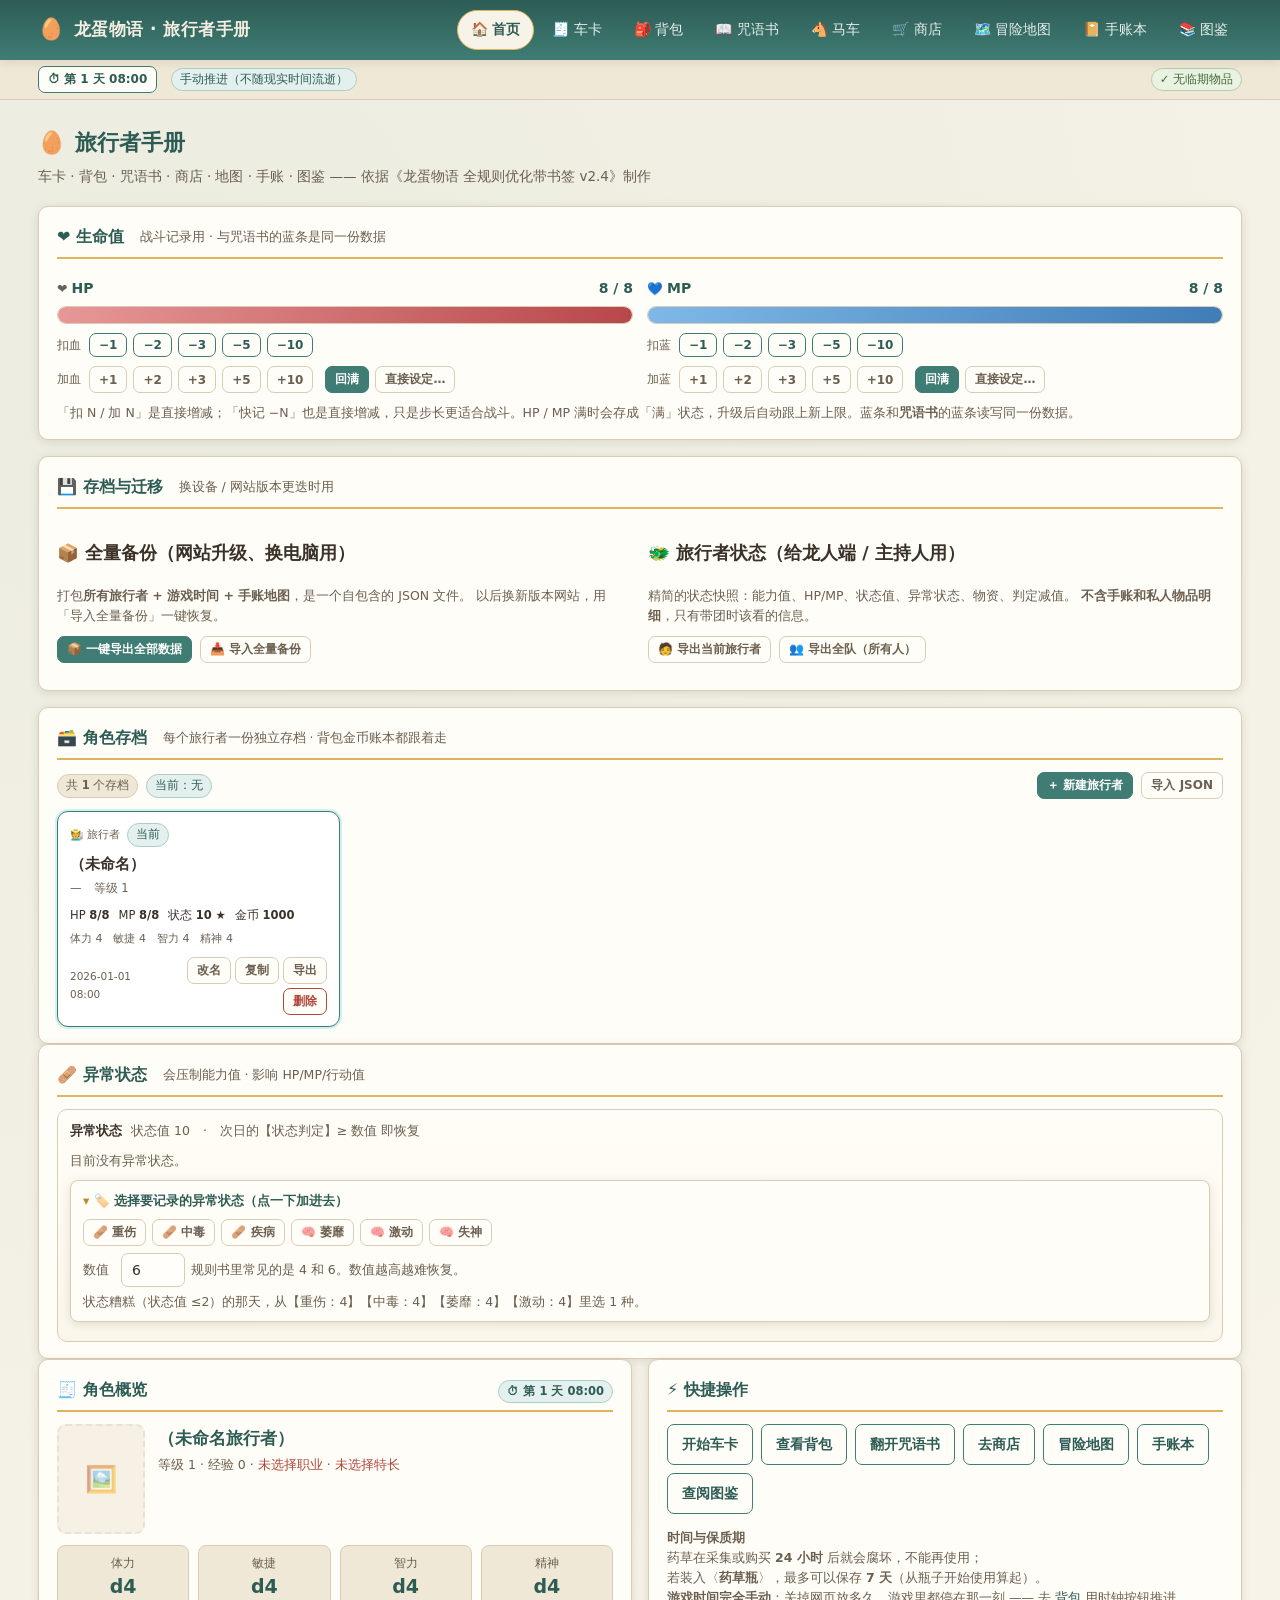
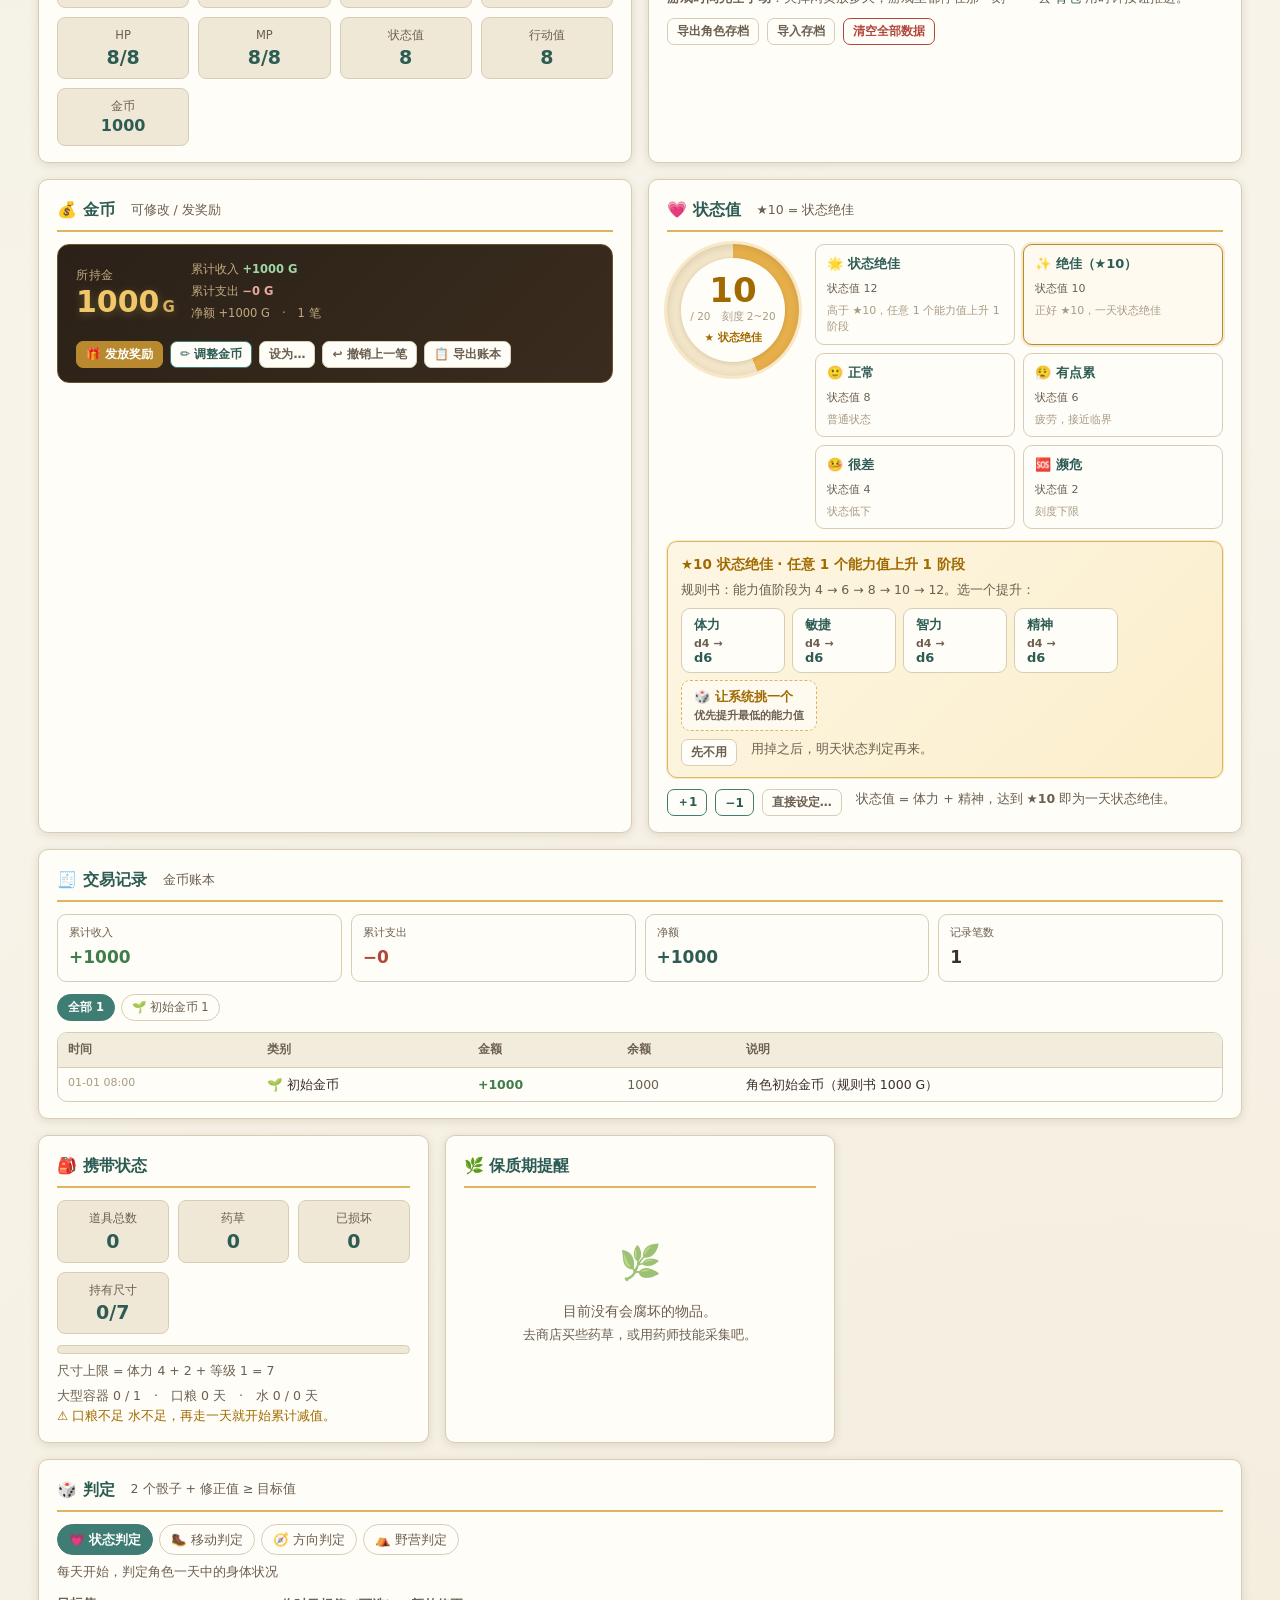
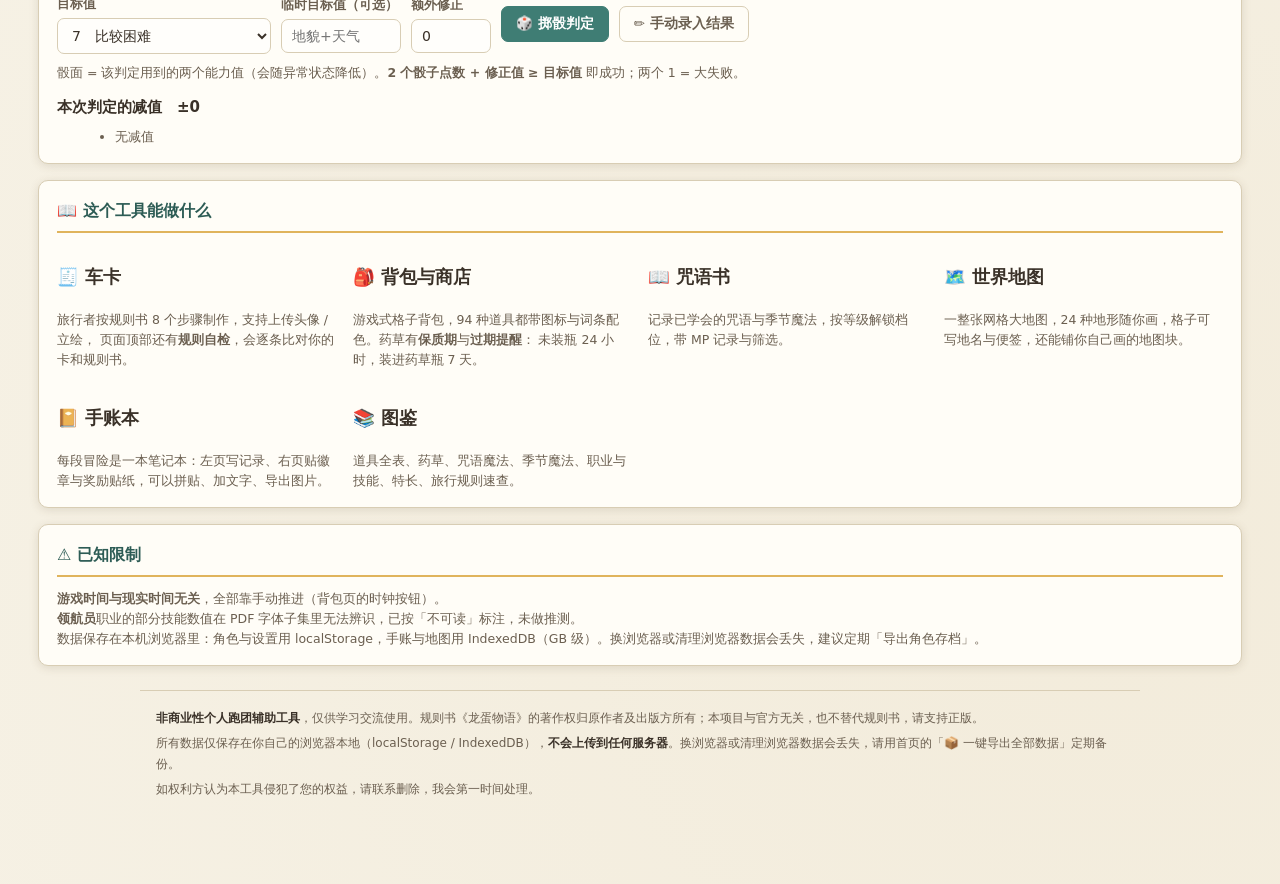
<file: index.html>
<!DOCTYPE html>
<html lang="zh-CN">
<head>
<meta charset="UTF-8">
<meta name="viewport" content="width=device-width,initial-scale=1">
<title>首页 · 龙蛋物语</title>
<link rel="stylesheet" href="css/style.css?v=1afb06c2">
</head>
<body>
<div class="wrap">
  <div class="page-title"><span>🥚</span>旅行者手册</div>
  <div class="page-sub">车卡 · 背包 · 咒语书 · 商店 · 地图 · 手账 · 图鉴 —— 依据《龙蛋物语 全规则优化带书签 v2.4》制作</div>

  <div id="expiryBanner"></div>

  <!-- 生命值：血条 / 蓝条 + 战斗记账按钮（放在最上面，战斗中一眼能看到） -->
  <div class="card" id="vitalsCard">
    <h2>❤️ 生命值<span class="hint" style="font-weight:400;margin-left:8px">战斗记录用 · 与咒语书的蓝条是同一份数据</span></h2>
    <div id="vitalsBox"></div>
  </div>

  <!-- 存档与迁移（放在靠上的位置，方便找） -->
  <!-- 存档与迁移 -->
  <div class="card" id="backupCard" style="margin-top:16px">
    <h2>💾 存档与迁移<span class="hint" style="font-weight:400;margin-left:8px">换设备 / 网站版本更迭时用</span></h2>
    <div class="grid c2">
      <div>
        <h3>📦 全量备份（网站升级、换电脑用）</h3>
        <div class="hint" style="margin-bottom:9px">
          打包<b>所有旅行者 + 游戏时间 + 手账地图</b>，是一个自包含的 JSON 文件。
          以后换新版本网站，用「导入全量备份」一键恢复。
        </div>
        <div class="btnrow">
          <button class="primary sm" id="btnBackupAll">📦 一键导出全部数据</button>
          <button class="ghost sm" id="btnRestoreAll">📥 导入全量备份</button>
          <input type="file" id="fileBackupAll" accept=".json,application/json" style="display:none">
        </div>
      </div>
      <div>
        <h3>🐲 旅行者状态（给龙人端 / 主持人用）</h3>
        <div class="hint" style="margin-bottom:9px">
          精简的状态快照：能力值、HP/MP、状态值、异常状态、物资、判定减值。
          <b>不含手账和私人物品明细</b>，只有带团时该看的信息。
        </div>
        <div class="btnrow">
          <button class="ghost sm" id="btnExportTraveler">🧑 导出当前旅行者</button>
          <button class="ghost sm" id="btnExportParty">👥 导出全队（所有人）</button>
        </div>
      </div>
    </div>
    <div id="backupInfo" class="hint" style="margin-top:11px"></div>
  </div>


  <!-- 角色存档箱：切换 / 新建 / 改名 / 复制 / 删除 -->
  <div class="card" id="savesCard" style="margin-top:16px">
    <h2>🗃️ 角色存档<span class="hint" style="font-weight:400;margin-left:8px">每个旅行者一份独立存档 · 背包金币账本都跟着走</span></h2>
    <div id="savesBox"></div>
  </div>

  <!-- 异常状态单独一张卡，放在最显眼的位置（规则书 p74-p75，只有旅行者用） -->
  <div class="card" id="statusCard">
    <h2>🩹 异常状态<span class="hint" style="font-weight:400;margin-left:8px">会压制能力值 · 影响 HP/MP/行动值</span></h2>
    <div id="statusEditor"><div id="buffMini" style="margin-top:12px"></div>
    </div>
  </div>


  <div class="grid c2">
    <div class="card">
      <h2>🧾 角色概览<span id="clockChip" style="margin-left:auto"></span></h2>
      <div id="charSummary"></div>
    </div>

    <div class="card">
      <h2>⚡ 快捷操作</h2>
      <div class="btnrow" style="margin-top:0">
        <a class="btn primary" href="create.html">开始车卡</a>
        <a class="btn" href="bag.html">查看背包</a>
        <a class="btn" href="spellbook.html">翻开咒语书</a>
        <a class="btn gold" href="shop.html">去商店</a>
        <a class="btn ghost" href="map.html">冒险地图</a>
        <a class="btn ghost" href="journal.html">手账本</a>
        <a class="btn ghost" href="codex.html">查阅图鉴</a>
      </div>
      <div class="hint" style="margin-top:14px">
        <b>时间与保质期</b><br>
        药草在采集或购买 <b>24 小时</b> 后就会腐坏，不能再使用；<br>
        若装入〈<b>药草瓶</b>〉，最多可以保存 <b>7 天</b>（从瓶子开始使用算起）。<br>
        <b>游戏时间完全手动</b>：关掉网页放多久，游戏里都停在那一刻 —— 去 <a href="bag.html">背包</a> 用时钟按钮推进。
      </div>
      <div class="btnrow">
        <button class="ghost sm" id="btnExport">导出角色存档</button>
        <button class="ghost sm" id="btnImport">导入存档</button>
        <button class="danger sm" id="btnReset">清空全部数据</button>
      </div>
      <input type="file" id="fileImport" accept=".json,application/json" style="display:none">
    </div>
  </div>

<div class="grid c2" style="margin-top:16px">
  <div class="card">
    <h2>💰 金币<span class="hint" style="font-weight:400;margin-left:8px">可修改 / 发奖励</span></h2>
    <div id="moneyHero"></div>
  </div>
  <div class="card">
    <h2>💗 状态值<span class="hint" style="font-weight:400;margin-left:8px">★10 = 状态绝佳</span></h2>
    <div id="statusPanel"></div>
  </div>
</div>

<div class="card" style="margin-top:16px">
  <h2>🧾 交易记录<span class="hint" style="font-weight:400;margin-left:8px">金币账本</span></h2>
  <div id="ledgerPanel"></div>
</div>


  <div class="grid c2" style="margin-top:16px">
    <div class="card">
      <h2>🎒 携带状态</h2>
      <div id="bagSummary"></div>
    </div>

    <div class="card">
      <h2>🌿 保质期提醒</h2>
      <div id="expiryMini"></div>
    </div>

    <!-- 判定（规则书 p70 / p77） -->
    <div class="card" style="grid-column:1/-1">
      <h2>🎲 判定<span class="hint" style="font-weight:400;margin-left:8px">2 个骰子 + 修正值 ≥ 目标值</span></h2>
      <div id="judgeBox"></div>
    </div>
  </div>

  <div class="card" style="margin-top:16px">
    <h2>📖 这个工具能做什么</h2>
    <div class="grid c3">
      <div><h3>🧾 车卡</h3><div class="holder hint">
        旅行者按规则书 8 个步骤制作，支持上传头像 / 立绘，
        页面顶部还有<b>规则自检</b>，会逐条比对你的卡和规则书。
      </div></div>
      <div><h3>🎒 背包与商店</h3><div class="holder hint">
        游戏式格子背包，94 种道具都带图标与词条配色。药草有<b>保质期</b>与<b>过期提醒</b>：
        未装瓶 24 小时，装进药草瓶 7 天。
      </div></div>
      <div><h3>📖 咒语书</h3><div class="holder hint">
        记录已学会的咒语与季节魔法，按等级解锁档位，带 MP 记录与筛选。
      </div></div>
      <div><h3>🗺️ 世界地图</h3><div class="holder hint">
        一整张网格大地图，24 种地形随你画，格子可写地名与便签，还能铺你自己画的地图块。
      </div></div>
      <div><h3>📔 手账本</h3><div class="holder hint">
        每段冒险是一本笔记本：左页写记录、右页贴徽章与奖励贴纸，可以拼贴、加文字、导出图片。
      </div></div>
      <div><h3>📚 图鉴</h3><div class="holder hint">
        道具全表、药草、咒语魔法、季节魔法、职业与技能、特长、旅行规则速查。
      </div></div>
    </div>
  </div>

  <div class="card" style="margin-top:16px">
    <h2>⚠️ 已知限制</h2>
    <div class="holder hint">
      <b>游戏时间与现实时间无关</b>，全部靠手动推进（背包页的时钟按钮）。<br>
      <b>领航员</b>职业的部分技能数值在 PDF 字体子集里无法辨识，已按「不可读」标注，未做推测。<br>
      数据保存在本机浏览器里：角色与设置用 localStorage，手账与地图用 IndexedDB（GB 级）。换浏览器或清理浏览器数据会丢失，建议定期「导出角色存档」。
    </div>
  </div>
  <!-- 页脚声明：非商业 · 仅供学习交流 · 版权归属原作者 -->
  <footer class="notice">
    <p><b>非商业性个人跑团辅助工具</b>，仅供学习交流使用。规则书《龙蛋物语》的著作权归原作者及出版方所有；本项目与官方无关，也不替代规则书，请支持正版。</p>
    <p>所有数据仅保存在你自己的浏览器本地（localStorage / IndexedDB），<b>不会上传到任何服务器</b>。换浏览器或清理浏览器数据会丢失，请用首页的「📦 一键导出全部数据」定期备份。</p>
    <p>如权利方认为本工具侵犯了您的权益，请联系删除，我会第一时间处理。</p>
  </footer>

</div>

<div class="toast" id="toast"></div>

<script src="js/data/items.js?v=0a752df4"></script>
<script src="js/data/rules.js?v=1974519d"></script>
<script src="js/data/magic.js?v=4919a17f"></script>
<script src="js/core/state.js?v=70eff126"></script>
<script src="js/core/archive.js?v=a3f5c344"></script>
<script src="js/core/saves.js?v=8ff6ddee"></script>
<script src="js/core/inventory.js?v=9f0b49da"></script>
<script src="js/core/ledger.js?v=3e9fd21a"></script>
<script src="js/core/ui.js?v=300204c3"></script>
<script src="js/core/character.js?v=6b6ae62a"></script>
<script src="js/core/backup.js?v=beda2c2c"></script>
<script>
DE.ui.bootPage({ after: function () {
  var c = DE.store.character;


  /* ---------- 游戏时间小条 ---------- */
  function renderClockChip() {
    var el = DE.ui.$("#clockChip");
    if (!el) return;
    el.innerHTML = '<span class="badge teal" title="游戏时间完全手动推进，与现实无关">⏱ ' +
      DE.clock.label() + "</span>";
  }

  /* 异常状态编辑器（规则书 p74-p75）。异常状态会压制能力值，规则书 p74-p75。 */
  function renderStatusEditor() {
    /* 显隐 + 渲染都在 DE.ui.statusCard 里（可单测）；这里只把当前状态传进去。 */
    DE.ui.statusCard({
      box: "#statusEditor", card: "statusCard",
      character: c,
      onChange: function () { renderChar(); }
    });
  }

  /* ---------- 生命值：血条 / 蓝条（战斗记账用） ----------
     HP / MP 都存在 c.hpCurrent / c.mpCurrent 上，
     咒语书的蓝条读写的也是同一个字段 —— 所以两边天然是同一份数据，
     这里再补一个 storage 监听，两个标签页同时开着也能互相同步。 */
  function barClass(kind, now, max) {
    if (!max) return "vbar " + kind + " empty";
    if (now <= 0) return "vbar " + kind + " empty";
    return "vbar " + kind + (now / max <= 0.25 ? " low" : "");
  }
  function pctOf(now, max) { return max ? Math.max(0, Math.min(100, Math.round(now / max * 100))) : 0; }

  function vitalBlock(kind, label, now, max, icon) {
    /* 战斗常用步长：小伤害 1~3，中伤害 5，大伤害 10 */
    var STEPS = [1, 2, 3, 5, 10];
    var minus = STEPS.map(function (n) {
      return '<button class="sm" data-vit="' + kind + '" data-delta="-' + n + '">−' + n + "</button>";
    }).join("");
    var plus = STEPS.map(function (n) {
      return '<button class="sm ghost" data-vit="' + kind + '" data-delta="+' + n + '">+' + n + "</button>";
    }).join("");
    return '<div>' +
      '<div class="vtext"><span>' + icon + " <b>" + label + "</b></span>" +
        "<span><b>" + now + " / " + max + "</b></span></div>" +
      '<div class="' + barClass(kind, now, max) + '"><i style="width:' + pctOf(now, max) + '%"></i></div>' +
      '<div class="vbtns"><span class="lbl">扣' + (kind === "hp" ? "血" : "蓝") + "</span>" + minus + "</div>" +
      '<div class="vbtns"><span class="lbl">加' + (kind === "hp" ? "血" : "蓝") + "</span>" + plus +
        '<button class="sm primary" data-vit="' + kind + '" data-delta="full" style="margin-left:6px">回满</button>' +
        '<button class="sm ghost" data-vit="' + kind + '" data-delta="set">直接设定…</button>' +
      "</div>" +
    "</div>";
  }
  function renderVitals() {
    var box = DE.ui.$("#vitalsBox");
    if (!box) return;
    var hp = DE.hpNow(c), hpMx = DE.hpMaxOf(c);
    var mp = DE.mpNow(c), mpMx = DE.mpMaxOf(c);
    box.innerHTML =
      '<div class="vitals">' +
        vitalBlock("hp", "HP", hp, hpMx, "❤️") +
        vitalBlock("mp", "MP", mp, mpMx, "💙") +
      "</div>" +
      '<div class="hint" style="margin-top:10px">' +
        "「扣 N / 加 N」是直接增减；「快记 −N」也是直接增减，只是步长更适合战斗。" +
        "HP / MP 满时会存成「满」状态，升级后自动跟上新上限。" +
        "蓝条和<b>咒语书</b>的蓝条读写同一份数据。</div>";
    bindVitals(box);
  }

  function setVital(kind, next) {
    if (kind === "hp") return DE.setHP(c, next);
    return DE.setMP(c, next);
  }
  function vitNow(kind) { return kind === "hp" ? DE.hpNow(c) : DE.mpNow(c); }
  function vitMax(kind) { return kind === "hp" ? DE.hpMaxOf(c) : DE.mpMaxOf(c); }

  function bindVitals(root) {
    DE.ui.$$("[data-vit]", root).forEach(function (b) {
      b.onclick = function () {
        var kind = b.getAttribute("data-vit");
        var d = b.getAttribute("data-delta");
        var mx = vitMax(kind), now = vitNow(kind);
        var label = kind === "hp" ? "HP" : "MP";
        if (d === "full") {
          setVital(kind, mx);
          DE.save(c); DE.ui.toast(label + " 已回满（" + mx + "）。", "ok");
          renderAll(); return;
        }
        if (d === "set") {
          var v = prompt("设定当前 " + label + "（0 ~ " + mx + "）", String(now));
          if (v === null) return;
          var n = parseInt(v, 10);
          if (isNaN(n)) { DE.ui.toast("请输入数字。", "err"); return; }
          setVital(kind, n);
          DE.save(c); DE.ui.toast(label + " 设为 " + vitNow(kind) + " / " + mx + "。", "ok");
          renderAll(); return;
        }
        /* ⚠️ delta 一定是带符号的字符串（"-4" / "+2"）。
           以前这里用 replace("-hit:","") 再 parseInt，会把 −3 解析成 +3 —— 扣血变成加血。 */
        var delta = parseInt(d, 10);
        if (isNaN(delta) || delta === 0) { DE.ui.toast("按钮参数不对：" + d, "err"); return; }
        var target = now + delta;
        if (target < 0) target = 0;
        if (target > mx) target = mx;
        var real = target - now;
        setVital(kind, target);
        DE.save(c);
        DE.ui.toast(label + " " + (real >= 0 ? "+" : "") + real +
          " → " + vitNow(kind) + " / " + mx, real === 0 ? "" : "ok");
        renderAll();
      };
    });
  }

  function renderChar() {
    var s = DE.char.summary(c);
    var d = DE.derive(c);
    var prof = DE.PROFESSIONS.filter(function (p) { return p.id === c.profession; })[0];
    var typ = DE.TYPES.filter(function (t) { return t.id === c.talent; })[0];
    var dlink = d.abilityDown || {};
    var ab = DE.ABILITY_KEYS.map(function (k) {
      var dv = dlink[k.key];
      return '<div class="stat' + (dv ? " statdown" : "") + '"><div class="k">' + k.name +
        '</div><div class="v">' + (dv
          ? '<s>d' + (d.abilitiesBase || c.abilities)[k.key] + "</s> d" + d.abilities[k.key]
          : "d" + c.abilities[k.key]) + "</div></div>";
    }).join("")
    var por = c.portrait
      ? '<img src="' + c.portrait + '" alt="头像" style="width:88px;height:110px;object-fit:cover;' +
        'border-radius:9px;border:1px solid var(--line);box-shadow:0 2px 8px rgba(90,72,45,.18);flex:0 0 auto">'
      : '<div style="width:88px;height:110px;border-radius:9px;border:2px dashed var(--line);' +
        'display:flex;align-items:center;justify-content:center;font-size:26px;opacity:.55;' +
        'background:var(--parch-2);flex:0 0 auto">🖼️</div>';
    var head = '<div style="display:flex;gap:13px;align-items:flex-start;margin-bottom:11px">' + por +
      '<div style="flex:1;min-width:0">' +
        '<div style="font-size:17px;font-weight:700;color:var(--teal-dk);margin-bottom:2px">' +
          DE.ui.esc(c.name || "（未命名旅行者）") + '</div>' +
        '<div class="hint" style="margin-bottom:6px">' +
        '等级 ' + c.level + ' · 经验 ' + c.exp + ' · ' +
        (prof ? DE.ui.esc(prof.name) : "<span style='color:#b0473c'>未选择职业</span>") +
        (c.sideJob ? '（副业：' + DE.ui.esc(c.sideJob) + ' −1）' : '') + ' · ' +
        (typ ? DE.ui.esc(typ.name) + '型' : "<span style='color:#b0473c'>未选择特长</span>") +
        '</div>' +
      '</div>' +
      "</div>" +
      '<div class="statgrid">' + ab + '</div>' +
      '<div class="statgrid" style="margin-top:9px">' +
        '<div class="stat"><div class="k">HP</div><div class="v">' + DE.hpNow(c) + "/" + s.hpMax + '</div></div>' +
        '<div class="stat"><div class="k">MP</div><div class="v">' + DE.mpNow(c) + "/" + s.mpMax + '</div></div>' +
        '<div class="stat"><div class="k">状态值</div><div class="v">' + s.condition + '</div></div>' +
        '<div class="stat"><div class="k">行动值</div><div class="v">' + s.action + '</div></div>' +
        '<div class="stat"><div class="k">金币</div><div class="v" style="font-size:16px">' + c.money + '</div></div>' +
      '</div>';
    /* ⚠️ 以前这里拼完 head 就结束了，从没赋给 #charSummary ——
       于是首页「角色概览」永远是空白。 */
    var box = DE.ui.$("#charSummary");
    if (box) box.innerHTML = head;
  }

  function renderBag() {
    var s = DE.char.summary(c);
    var st = DE.inventoryStats(c);
    var over = s.sizeOver;
    DE.ui.$("#bagSummary").innerHTML =
      '<div class="statgrid">' +
        '<div class="stat"><div class="k">道具总数</div><div class="v">' + st.count + '</div></div>' +
        '<div class="stat"><div class="k">药草</div><div class="v">' + st.herbs + '</div></div>' +
        '<div class="stat' + (st.damaged ? ' warn' : '') + '"><div class="k">已损坏</div><div class="v">' + st.damaged + '</div></div>' +
        '<div class="stat' + (over ? ' warn' : '') + '"><div class="k">持有尺寸</div><div class="v">' + s.sizeUsed + '/' + s.sizeLimit + '</div></div>' +
      '</div>' +
      '<div style="margin-top:11px"><div class="bar' + (over ? ' warn' : '') + '"><i style="width:' +
        Math.min(100, Math.round(s.sizeUsed / Math.max(1, s.sizeLimit) * 100)) + '%"></i></div></div>' +
      '<div class="hint" style="margin-top:7px">' +
        (over ? '<span style="color:#b0473c">⚠ 已超出尺寸上限 ' + over + ' 点，所有判定受到 -' + over + ' 减值。</span>'
              : '尺寸上限 = 体力 ' + c.abilities.str + ' + 2 + 等级 ' + c.level +
                (c.bonus.sizeLimit ? ' + 特长 ' + c.bonus.sizeLimit : '') +
                (s.carryLimit ? ' + 驮货动物 ' + s.carryLimit : '') + ' = ' + s.sizeLimit) +
      '</div>' +
      /* 容器规则摘要（规则书 p51） */
      (function () {
        var g = DE.containerGroups(c);
        var lim = DE.largeContainerLimit(c);
        var water = DE.waterDaysOf(c);
        var mp = DE.movePenalty(c);
        var parts = [];
        parts.push('大型容器 ' + g.large.length + ' / ' + (lim === Infinity ? '∞' : lim));
        if (DE.carryCapacityOf(c)) parts.push('可驮 ' + DE.carryCapacityOf(c));
        if (water) parts.push('水量 ' + water + ' 天份');
        if (mp.value) parts.push('移动判定 ' + mp.value);
        var sup = DE.supplyState(c);
        parts.push('口粮 ' + sup.foodDays + ' 天');
        parts.push('水 ' + sup.waterDays + ' / ' + sup.waterCapacity + ' 天');
        if (sup.penalty) parts.push('补给减值 -' + sup.penalty);
        return '<div class="hint" style="margin-top:5px">' + parts.join('　·　') +
          (mp.value ? '<br><span style="color:#a06a00">' + DE.ui.esc(mp.reasons.join('；')) + '</span>' : '') +
          (sup.penalty
            ? '<br><span style="color:#b0473c">⚠ ' + DE.ui.esc(DE.supplyWarning(c)) + '</span>'
            : (sup.foodShort || sup.waterShort
                ? '<br><span style="color:#a06a00">⚠' + (sup.foodShort ? ' 口粮不足' : '') +
                  (sup.waterShort ? ' 水不足' : '') + '，再走一天就开始累计减值。</span>'
                : '')) +
          '</div>';
      })();
  }

  function renderExpiry() {
    var list = DE.expiryList(c);
    if (!list.length) {
      DE.ui.$("#expiryMini").innerHTML = '<div class="empty"><span class="big">🌿</span>目前没有会腐坏的物品。<br><span class="hint">去商店买些药草，或用药师技能采集吧。</span></div>';
      return;
    }
    var rows = list.slice(0, 8).map(function (x) {
      var p = Math.max(0, Math.min(1, x.life.remainMs / x.life.totalMs));
      var cls = x.life.expired ? "dead" : (p < .15 ? "crit" : (p < .4 ? "soon" : "ok"));
      return '<div style="margin-bottom:9px">' +
        '<div class="shelf"><span class="nm" style="font-weight:600">' + DE.ui.esc(x.inst.name) + '</span>' +
        '<span class="badge ' + (x.inst.kind === "herb" ? "green" : "gold") + '">' + DE.ui.esc(x.life.label) + '</span>' +
        '<span style="margin-left:auto;color:' + (x.life.expired ? "#b0473c" : "#6b5f50") + '">' +
          (x.life.expired ? "已过期" : "剩 " + DE.fmtRemain(x.life.remainMs)) + '</span></div>' +
        '<div class="shelfbar ' + cls + '" style="margin-top:4px"><i style="width:' + Math.round(p * 100) + '%"></i></div>' +
        '</div>';
    }).join("");
    DE.ui.$("#expiryMini").innerHTML = rows +
      '<div class="btnrow"><a class="btn sm" href="bag.html">在背包中管理 →</a></div>';
  }

  /* ---------- 判定（规则书 p70 / p77 / p51 / p78） ---------- */
  var judgeType = "status", judgeTarget = 7, judgeExtra = 0;
  var judgeRaw = null;        /* 原始掷骰结果 */
  var judgeLast = null;       /* 归一化（可能被手动改过）的结果 */
  var judgeOverride = "auto"; /* auto | success | fail | bigOk | critFail */

  var LABELS = { success: "成功", fail: "失败", bigOk: "大成功", critFail: "大失败" };

  /* 把「手动选的结论」叠到掷骰结果上 */
  function normalizeJudge(r, ov) {
    if (!r) return null;
    var out = {};
    for (var k in r) out[k] = r[k];
    /* 先按点数重算 total —— 点数可能被手动改过 */
    out.sum = (parseInt(out.rolled[0], 10) || 0) + (parseInt(out.rolled[1], 10) || 0);
    out.mod = (out.penalty || 0) + (parseInt(out.extraMod, 10) || 0);
    out.total = out.sum + out.mod;
    out.success = out.total >= out.target;
    /* 点数两边都 1 / 都最大 → 大失败 / 大成功（除非手动指定） */
    var cf = (out.rolled[0] === 1 && out.rolled[1] === 1);
    var bo = (out.rolled[0] === out.dice[0] && out.rolled[1] === out.dice[1]) ||
             (out.rolled[0] === 6 && out.rolled[1] === 6);
    out.critFail = cf; out.bigOk = bo;
    if (ov && ov !== "auto") {
      out.critFail = (ov === "critFail");
      out.bigOk    = (ov === "bigOk");
      out.success  = (ov === "success" || ov === "bigOk");
      out.overridden = true;
    } else {
      out.overridden = false;
    }
    out.label = (out.critFail ? LABELS.critFail
              : out.bigOk ? LABELS.bigOk
              : out.success ? LABELS.success : LABELS.fail);
    return out;
  }

  function renderJudge() {
    var box = DE.ui.$("#judgeBox");
    if (!box) return;

    var chips = DE.JUDGE_TYPES.map(function (t) {
      return '<span class="chip' + (judgeType === t.id ? " active" : "") +
        '" data-jtype="' + t.id + '">' + t.icon + " " + t.name + "</span>";
    }).join("");
    var cur = DE.JUDGE_TYPES.filter(function (t) { return t.id === judgeType; })[0] || DE.JUDGE_TYPES[0];

    var targetOpts = DE.JUDGE_RULE.targetRef.map(function (x) {
      return '<option value="' + x.target + '"' + (judgeTarget === x.target ? " selected" : "") + ">" +
        x.target + "　" + x.word + "</option>";
    }).join("");

    var pen = DE.judgmentPenalty(c, judgeType);
    var herbBonus = DE.judgmentBonus ? DE.judgmentBonus(c, judgeType) : { value: 0, parts: [], fixed: null };
    var bonusRows = (herbBonus.parts || []).length
      ? herbBonus.parts.map(function (p) {
          return "<li>" + DE.ui.esc(p.src) + " " +
            (p.v ? "<b>" + (p.v > 0 ? "+" + p.v : p.v) + "</b>" : "<b>固定</b>") +
            (p.note ? '　<span class="hint">' + DE.ui.esc(p.note) + "</span>" : "") + "</li>";
        }).join("")
      : "<li>无</li>";
    var penRows = pen.parts.length
      ? pen.parts.map(function (p) {
          return "<li>" + DE.ui.esc(p.src) + " <b>" + (p.v > 0 ? "+" + p.v : p.v) + "</b>" +
            (p.note ? '　<span class="hint">' + DE.ui.esc(p.note) + "</span>" : "") + "</li>";
        }).join("")
      : "<li>无减值</li>";

    var html =
      '<div class="chips" id="judgeTypes">' + chips + "</div>" +
      '<div class="hint" style="margin-top:7px">' + DE.ui.esc(cur.desc) + "</div>" +
      '<div class="inline" style="margin-top:11px;gap:10px;flex-wrap:wrap">' +
        '<label class="fld" style="margin:0"><span>目标值</span>' +
          '<select id="judgeTarget">' + targetOpts + "</select></label>" +
        '<label class="fld" style="margin:0"><span>临时目标值（可选）</span>' +
          '<input type="number" id="judgeTargetFree" placeholder="地貌+天气" style="width:120px"></label>' +
        '<label class="fld" style="margin:0"><span>额外修正</span>' +
          '<input type="number" id="judgeExtra" value="' + judgeExtra + '" style="width:80px" step="1"></label>' +
        '<button class="btn primary" id="btnJudgeRoll">🎲 掷骰判定</button>' +
        '<button class="btn ghost" id="btnJudgeManual">✏️ 手动录入结果</button>' +
      "</div>" +
      '<div class="hint" style="margin-top:9px">' +
        "骰面 = 该判定用到的两个能力值（会随异常状态降低）。" +
        "<b>2 个骰子点数 + 修正值 ≥ 目标值</b> 即成功；两个 1 = 大失败。</div>" +
      '<div style="margin-top:12px"><b>本次判定的减值</b>　' +
        (pen.value ? '<span style="color:#b0473c"><b>' + pen.value + "</b></span>" : "<b>±0</b>") +
        "</div>" +
      '<ul class="hint" style="margin:6px 0 0 18px">' + penRows + "</ul>" +
      ((herbBonus.value || herbBonus.fixed != null)
        ? '<div style="margin-top:10px"><b>🌿 本次判定的药草加值</b>　' +
            '<span style="color:#3f7d74"><b>' +
            (herbBonus.value ? "+" + herbBonus.value : "") +
            (herbBonus.fixed != null ? (herbBonus.value ? "　" : "") + "结果固定 " + herbBonus.fixed : "") +
            "</b></span></div>" +
            '<ul class="hint" style="margin:6px 0 0 18px">' + bonusRows + "</ul>"
        : "");

    /* ===== 判定结果（可编辑） ===== */
    if (judgeLast) {
      var r = judgeLast;
      var okCls = r.critFail ? "red" : (r.success ? "green" : "gold");
      var pv = DE.previewJudgeEffect(c, r);
      var pvRows = (pv.changes || []).map(function (ch) {
        return "<li>" + DE.ui.esc(ch.what) + "　<b>" + DE.ui.esc(String(ch.from)) +
          "</b> → <b>" + DE.ui.esc(String(ch.to)) + "</b></li>";
      }).join("");

      html +=
        '<div class="alert ' + okCls + '" style="margin-top:14px"><span class="ico">' +
          (r.critFail ? "💀" : (r.bigOk ? "✨" : (r.success ? "✅" : "❌"))) + "</span><div>" +
          "<b>" + DE.ui.esc(r.typeName) + "：" + r.label + "</b>" +
          (r.overridden ? '　<span class="badge">已手动指定结论</span>' : "") +
          '<div style="margin-top:8px;font-size:15px">' +
            "d" + r.dice[0] + "(" + r.rolled[0] + ") + d" + r.dice[1] + "(" + r.rolled[1] +
            ") = <b>" + r.sum + "</b>　修正 <b>" +
            (r.mod > 0 ? "+" + r.mod : (r.mod === 0 ? "±0" : r.mod)) +
            "</b>　合计 <b>" + r.total + "</b>　vs 目标 <b>" + r.target + "</b>" +
          "</div>" +
          (r.parts.length
            ? '<div class="hint" style="margin-top:5px">减值来自：' +
              r.parts.map(function (p) { return DE.ui.esc(p.src) + " " + p.v; }).join("；") + "</div>"
            : "") +
          ((r.bonus || r.fixedTotal != null)
            ? '<div class="hint" style="margin-top:3px;color:#2d5c55">药草加值：' +
              (r.bonus ? "+" + r.bonus + "　" : "") +
              (r.bonusParts || []).map(function (p) { return DE.ui.esc(p.src); }).join("；") +
              (r.fixedTotal != null ? "（结果被固定为 " + r.fixedTotal + "）" : "") + "</div>"
            : "") +
          "</div></div>" +

        /* —— 自定义更改区 —— */
        '<div style="margin-top:14px;border-top:1px solid var(--line);padding-top:12px">' +
          '<b>✏️ 修改判定结果（想手动指定就改这里）</b>' +
          '<div class="inline" style="margin-top:9px;gap:10px;flex-wrap:wrap">' +
            '<label class="fld" style="margin:0"><span>骰子 1 点数</span>' +
              '<input type="number" id="judgeD1" min="1" max="' + r.dice[0] + '" value="' + r.rolled[0] + '" style="width:74px"></label>' +
            '<label class="fld" style="margin:0"><span>骰子 2 点数</span>' +
              '<input type="number" id="judgeD2" min="1" max="' + r.dice[1] + '" value="' + r.rolled[1] + '" style="width:74px"></label>' +
            '<label class="fld" style="margin:0"><span>额外修正</span>' +
              '<input type="number" id="judgeExtra2" value="' + r.extraMod + '" style="width:80px"></label>' +
            '<label class="fld" style="margin:0"><span>目标值</span>' +
              '<input type="number" id="judgeTarget2" value="' + r.target + '" style="width:80px"></label>' +
            '<label class="fld" style="margin:0"><span>结论</span>' +
              '<select id="judgeOutcome">' +
                ["auto", "success", "fail", "bigOk", "critFail"].map(function (k) {
                  var nm = k === "auto" ? "自动（按合计 vs 目标）" : LABELS[k];
                  return '<option value="' + k + '"' + (judgeOverride === k ? " selected" : "") + ">" + nm + "</option>";
                }).join("") +
              "</select></label>" +
          "</div>" +
          '<div style="margin-top:11px"><b>应用后效果</b>' +
            (pv.note ? '<div class="hint">' + DE.ui.esc(pv.note) + "</div>" : "") +
            (pvRows ? '<ul class="hint" style="margin:6px 0 0 18px">' + pvRows + "</ul>"
                    : '<div class="hint">不会改动任何数值。</div>') +
          "</div>" +
          '<div class="btnrow" style="margin-top:11px">' +
            '<button class="btn primary" id="btnJudgeApply">✓ 应用判定结果</button>' +
            '<button class="btn ghost" id="btnJudgeClear">清空结果</button>' +
          "</div>" +
        "</div>";
    }

    box.innerHTML = html;
    bindJudge(box);
  }

  function bindJudge(root) {
    DE.ui.$$("[data-jtype]", root).forEach(function (ch) {
      ch.onclick = function () { judgeType = ch.getAttribute("data-jtype"); renderJudge(); };
    });
    var sel = DE.ui.$("#judgeTarget", root);
    if (sel) sel.onchange = function () { judgeTarget = parseInt(sel.value, 10) || 7; };
    var ex = DE.ui.$("#judgeExtra", root);
    if (ex) { ex.oninput = ex.onchange = function () { judgeExtra = parseInt(ex.value, 10) || 0; }; }

    /* 掷骰 */
    var btn = DE.ui.$("#btnJudgeRoll", root);
    if (btn) btn.onclick = function () {
      var free = DE.ui.$("#judgeTargetFree", root);
      var freeV = free ? parseInt(free.value, 10) : NaN;
      var target = isNaN(freeV) ? judgeTarget : freeV;
      judgeRaw = DE.rollJudge(c, { type: judgeType, target: target, mod: judgeExtra });
      judgeOverride = "auto";
      judgeLast = normalizeJudge(judgeRaw, judgeOverride);
      renderJudge();
      DE.ui.toast(judgeLast.typeName + "：" + judgeLast.label +
        "（" + judgeLast.total + " vs " + judgeLast.target + "）",
        judgeLast.critFail ? "err" : (judgeLast.success ? "ok" : "err"));
    };

    /* 手动录入：直接给一个空结果，让用户填点数 */
    var man = DE.ui.$("#btnJudgeManual", root);
    if (man) man.onclick = function () {
      var cur = DE.JUDGE_TYPES.filter(function (t) { return t.id === judgeType; })[0] || DE.JUDGE_TYPES[0];
      var eff = (DE.effAbilities ? DE.effAbilities(c).abilities : c.abilities) || {};
      var dice = cur.ab.map(function (k) { return Math.max(4, eff[k] || 4); });
      judgeRaw = {
        type: cur, typeId: cur.id, typeName: cur.name, ab: cur.ab,
        dice: dice, rolled: [Math.ceil(dice[0] / 2), Math.ceil(dice[1] / 2)],
        sum: 0, penalty: DE.judgmentPenalty(c, cur.id).value,
        parts: DE.judgmentPenalty(c, cur.id).parts,
        extraMod: judgeExtra, mod: 0, total: 0,
        target: judgeTarget, success: false, critFail: false, bigOk: false, label: "失败"
      };
      judgeOverride = "auto";
      judgeLast = normalizeJudge(judgeRaw, judgeOverride);
      renderJudge();
      DE.ui.toast("已切到手动录入：改点数 / 修正 / 目标 / 结论，再点「应用判定结果」。", "ok");
    };

    /* —— 自定义区的输入 —— */
    function refreshFromInputs() {
      if (!judgeLast) return;
      var d1 = DE.ui.$("#judgeD1", root), d2 = DE.ui.$("#judgeD2", root);
      var xm = DE.ui.$("#judgeExtra2", root), tg = DE.ui.$("#judgeTarget2", root);
      var ov = DE.ui.$("#judgeOutcome", root);
      if (judgeRaw) {
        judgeRaw.rolled = [
          d1 ? (parseInt(d1.value, 10) || 1) : judgeRaw.rolled[0],
          d2 ? (parseInt(d2.value, 10) || 1) : judgeRaw.rolled[1]
        ];
        judgeRaw.extraMod = xm ? (parseInt(xm.value, 10) || 0) : judgeRaw.extraMod;
        judgeRaw.target = tg ? (parseInt(tg.value, 10) || 1) : judgeRaw.target;
      }
      judgeOverride = ov ? ov.value : judgeOverride;
      judgeLast = normalizeJudge(judgeRaw, judgeOverride);
    }
    [["#judgeD1"], ["#judgeD2"], ["#judgeExtra2"], ["#judgeTarget2"]].forEach(function (spec) {
      var el = DE.ui.$(spec[0], root);
      if (!el) return;
      var h = function () { refreshFromInputs(); renderJudge(); };
      el.oninput = el.onchange = h;
    });
    var ovEl = DE.ui.$("#judgeOutcome", root);
    if (ovEl) ovEl.onchange = function () { refreshFromInputs(); renderJudge(); };

    /* 应用 */
    var ap = DE.ui.$("#btnJudgeApply", root);
    if (ap) ap.onclick = function () {
      var r = DE.applyJudgeEffect(c, judgeLast);
      if (!r.ok) { DE.ui.toast(r.msgs[0] || "应用失败。", "err"); return; }
      DE.save(c);
      if (DE.archive) DE.archive.stashActive();
      DE.ui.toast(r.msgs.join("　"), "ok");
      renderAll();
    };
    var cl = DE.ui.$("#btnJudgeClear", root);
    if (cl) cl.onclick = function () {
      judgeRaw = null; judgeLast = null; judgeOverride = "auto"; renderJudge();
    };
  }

  /* 统一重绘 */
  /* 存档箱（切换角色）。DE.saves.panel 内部会自己重绑按钮。 */
  function renderSaves() {
    var box = DE.ui.$("#savesBox");
    if (!box || !DE.saves || !DE.saves.panel) return;
    DE.saves.panel(box, {
      onSwitch: function () { location.reload(); }
    });
  }

  /* 药草增益（迷你版：异常状态卡下方） */
  function renderBuffMini() {
    var box = DE.ui.$("#buffMini");
    if (!box) return;
    var list = DE.buffList ? DE.buffList(c) : [];
    if (!list.length) { box.innerHTML = ""; return; }
    var SCOPE = { next: "下一次判定", nextMagic: "下一场魔法", day: "当天", scene: "场景内" };
    box.innerHTML =
      '<div class="hint" style="margin-bottom:6px"><b>🌿 药草增益</b>　' +
        list.length + " 项生效中（可在背包页清除）</div>" +
      '<div class="chips">' + list.map(function (b) {
        return '<span class="chip" title="' + DE.ui.esc(b.label || "") + '">' +
          DE.ui.esc(b.herbName || "药草") +
          ' <span class="hint">（' + DE.ui.esc(SCOPE[b.scope] || b.scope) + "）</span></span>";
      }).join("") + "</div>";
  }

  function renderAll() {
    renderSaves();
    renderVitals();
    renderBuffMini();
    renderChar(); renderStatusEditor(); renderBag(); renderExpiry(); renderClockChip();
    renderJudge();
    DE.ui.expiryBanner(DE.ui.$("#expiryBanner"));
  }


  DE.onTick = renderAll;
  DE.onTick();

  /* 别的标签页改了存档（比如咒语书里消耗了 MP）→ 这里重新读档并重绘 */
  DE.ui.onCharacterChanged(function (fresh) { c = fresh; renderAll(); });

  /* ---------- 存档与迁移（全量备份 / 龙人端状态） ---------- */
  function backupInfo(msg, cls) {
    var el = DE.ui.$("#backupInfo");
    if (!el) return;
    el.innerHTML = msg ? '<span style="color:' +
      (cls === "err" ? "#b0473c" : "#4a7c3f") + '">' + DE.ui.esc(msg) + "</span>" : "";
  }

  /* 一键导出全部：旅行者 + 游戏时间 + 手账地图 */
  var btnBackup = DE.ui.$("#btnBackupAll");
  if (btnBackup) btnBackup.onclick = function () {
    if (!DE.backup) { DE.ui.toast("备份模块没加载。", "err"); return; }
    backupInfo("正在打包…");
    DE.backup.exportAll().then(function (txt) {
      DE.backup.download("龙蛋物语-全量备份-" + DE.backup.stamp() + ".json", txt);
      var kb = Math.round(txt.length / 1024);
      backupInfo("已导出全量备份（约 " + kb + " KB）。换版本后用「导入全量备份」恢复。");
      DE.ui.toast("已导出全量备份（" + kb + " KB）。", "ok");
    }).catch(function (e) {
      backupInfo("导出失败：" + (e && e.message ? e.message : e), "err");
      DE.ui.toast("导出失败。", "err");
    });
  };

  /* 导入全量备份：覆盖式恢复，然后刷新 */
  var btnRestore = DE.ui.$("#btnRestoreAll");
  var fileRestore = DE.ui.$("#fileBackupAll");
  if (btnRestore) btnRestore.onclick = function () {
    if (!DE.backup) { DE.ui.toast("备份模块没加载。", "err"); return; }
    DE.ui.confirm({
      title: "导入全量备份",
      okText: "覆盖并恢复",
      body: "这份备份会覆盖本机现有的全部数据（所有旅行者、游戏时间、手账）。" +
            "确定要继续吗？建议先把当前数据导出一份。"
    }).then(function (ok) {
      if (!ok) return;
      if (fileRestore) fileRestore.click();
    });
  };
  if (fileRestore) fileRestore.onchange = function (e) {
    var f = e.target.files && e.target.files[0];
    if (!f) return;
    var fr = new FileReader();
    fr.onload = function () {
      backupInfo("正在恢复…");
      DE.backup.importAll(String(fr.result || "")).then(function (r) {
        if (!r.ok) {
          backupInfo("恢复失败：" + r.msg, "err");
          DE.ui.toast("恢复失败：" + r.msg, "err");
          return;
        }
        backupInfo(r.msg);
        DE.ui.toast(r.msg, "ok");
        if (r.reload) setTimeout(function () { location.reload(); }, 700);
      }).catch(function (err) {
        backupInfo("恢复失败：" + (err && err.message ? err.message : err), "err");
      });
    };
    fr.readAsText(f);
    e.target.value = "";
  };

  /* 龙人端：当前旅行者状态 */
  var btnTv = DE.ui.$("#btnExportTraveler");
  if (btnTv) btnTv.onclick = function () {
    if (!DE.backup) { DE.ui.toast("备份模块没加载。", "err"); return; }
    var txt = DE.backup.exportTravelerStatus(c);
    if (!txt) { DE.ui.toast("当前角色数据不完整，导不出来。", "err"); return; }
    DE.backup.download("旅行者状态-" + DE.ui.esc(c.name || "未命名") + "-" +
      DE.backup.stamp() + ".json", txt);
    var o = DE.backup.travelerStatus(c).traveler;
    backupInfo("已导出〈" + o.name + "〉状态：HP " + o.hp.now + "/" + o.hp.max +
      "　MP " + o.mp.now + "/" + o.mp.max + "　状态值 " + o.status.value +
      (o.statuses.length ? "　异常 " + o.statuses.length + " 项" : ""));
    DE.ui.toast("已导出旅行者状态。", "ok");
  };

  /* 龙人端：全队状态 */
  var btnParty = DE.ui.$("#btnExportParty");
  if (btnParty) btnParty.onclick = function () {
    if (!DE.backup) { DE.ui.toast("备份模块没加载。", "err"); return; }
    var txt = DE.backup.exportPartyStatus();
    var o = JSON.parse(txt);
    DE.backup.download("旅行者全队状态-" + DE.backup.stamp() + ".json", txt);
    backupInfo("已导出 " + o.count + " 位旅行者的状态。");
    DE.ui.toast("已导出全队状态（" + o.count + " 人）。", "ok");
  };

  /* 导出 */
  DE.ui.$("#btnExport").onclick = function () {
    var blob = new Blob([DE.char.exportJSON(c)], { type: "application/json" });
    var a = document.createElement("a");
    a.href = URL.createObjectURL(blob);
    a.download = "龙蛋物语角色_" + (c.name || "未命名") + ".json";
    a.click();
    DE.ui.toast("已导出角色存档。", "ok");
  };
  /* 导入 */
  DE.ui.$("#btnImport").onclick = function () { DE.ui.$("#fileImport").click(); };
  DE.ui.$("#fileImport").onchange = function (e) {
    var f = e.target.files[0]; if (!f) return;
    var fr = new FileReader();
    fr.onload = function () {
      try {
        var nc = DE.char.importJSON(fr.result);
        DE.store.character = nc; DE.save(nc);
        DE.ui.toast("导入成功，正在刷新…", "ok");
        setTimeout(function () { location.reload(); }, 700);
      } catch (err) { DE.ui.toast("导入失败：" + err.message, "err"); }
    };
    fr.readAsText(f);
  };
  /* 金币账本 + 状态值 */
  DE.ui.moneyHero(DE.ui.$("#moneyHero"), c, function () {
    DE.ui.refreshLedgers(); DE.ui.refreshMoneyHeroes();
  });
  DE.ui.ledgerPanel(DE.ui.$("#ledgerPanel"), c, function () {
    DE.ui.refreshMoneyHeroes();
  });
  DE.ui.statusPanel(DE.ui.$("#statusPanel"), c, function () { renderChar(); });


  /* 清空 */
  DE.ui.$("#btnReset").onclick = function () {
    DE.ui.confirm({
      title: "清空全部数据",
      body: "这会删除当前角色的所有信息、背包内容与时间记录，且无法撤销。确定要继续吗？",
      okText: "确定清空"
    }).then(function (ok) {
      if (!ok) return;
      DE.resetAll(); DE.clock.reset();
      location.reload();
    });
  };
}});
</script>
<script src="tools/geom.js?v=b5e8592e"></script>
</body>
</html>
</file>
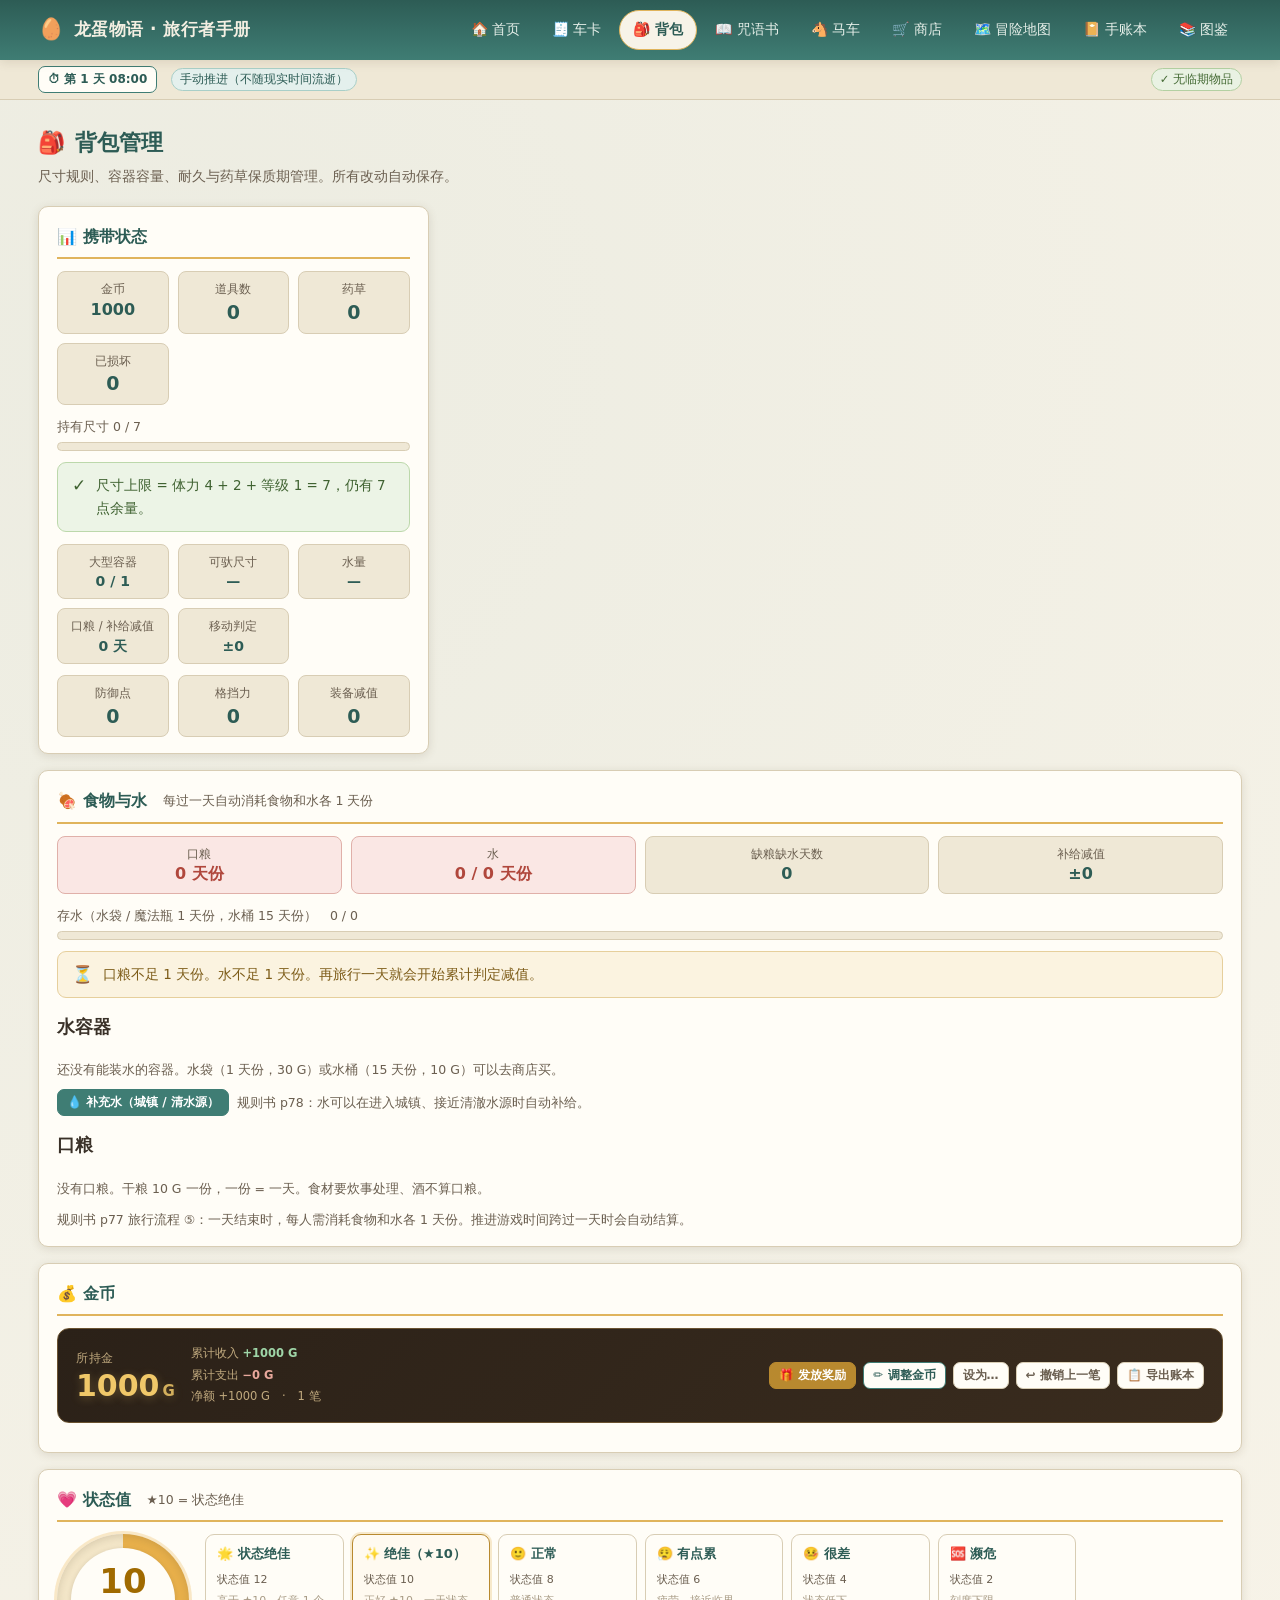
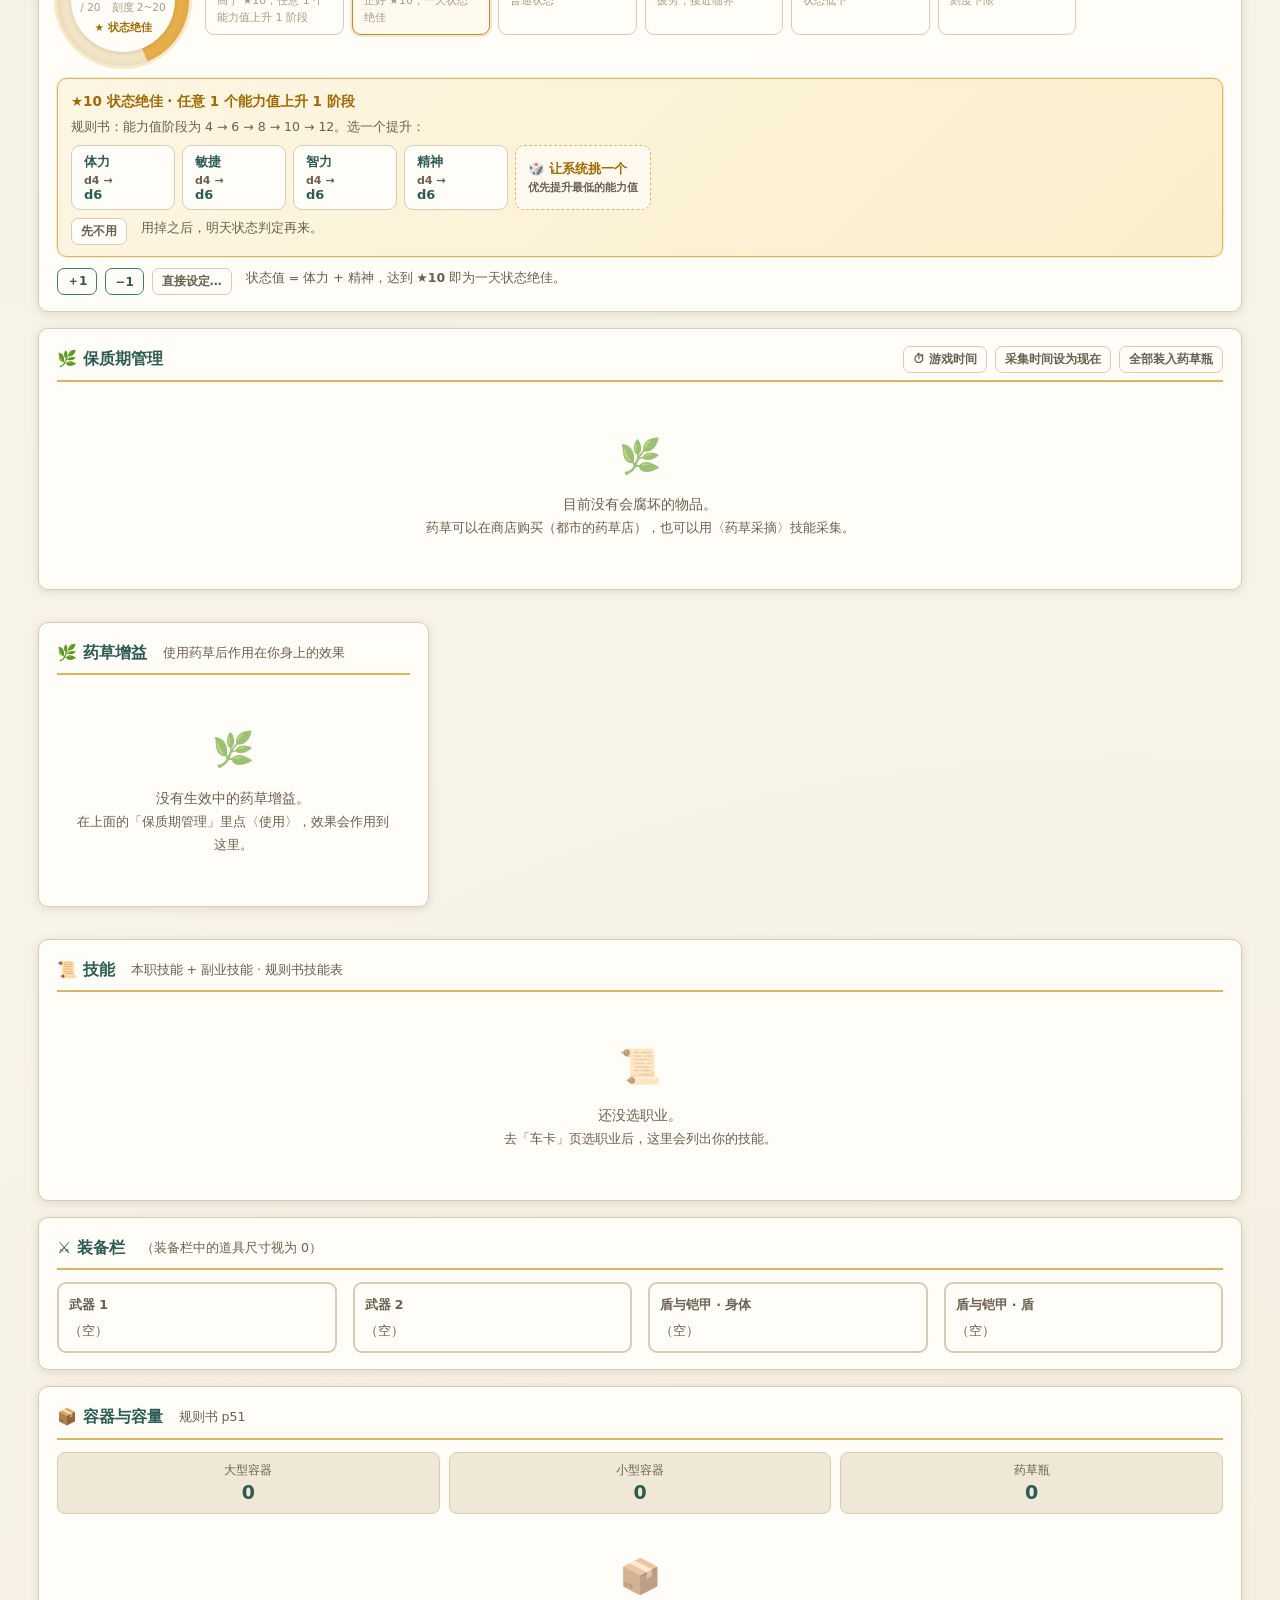
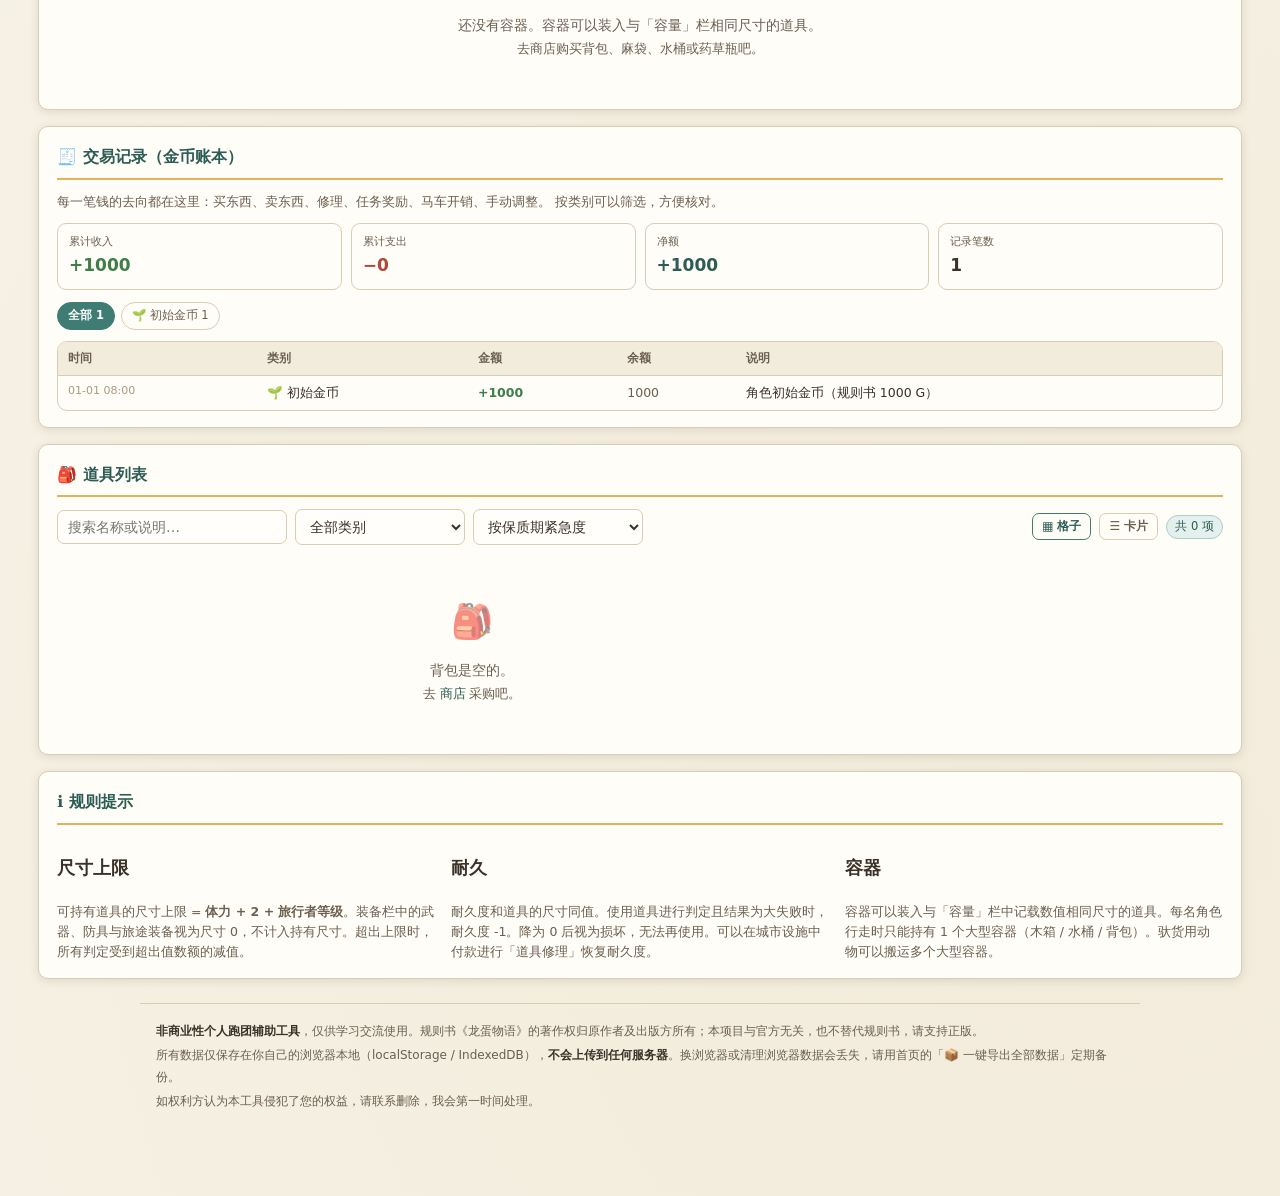
<file: bag.html>
<!DOCTYPE html>
<html lang="zh-CN">
<head>
<meta charset="UTF-8">
<meta name="viewport" content="width=device-width,initial-scale=1">
<title>背包 · 龙蛋物语</title>
<link rel="stylesheet" href="css/style.css?v=1afb06c2">
</head>
<body>
<div class="wrap">
  <div class="page-title"><span>🎒</span>背包管理</div>
  <div class="page-sub">尺寸规则、容器容量、耐久与药草保质期管理。所有改动自动保存。</div>

  <div id="expiryBanner"></div>

  <div class="grid c2">
    <div class="card">
      <h2>📊 携带状态</h2>
      <div id="carryBox"></div>
    </div>

    <!-- 食物与水（每日消耗 · 规则书 p77 / p78） -->
    <div class="card" style="grid-column:1/-1">
      <h2>🍖 食物与水<span class="hint" style="font-weight:400;margin-left:8px">每过一天自动消耗食物和水各 1 天份</span></h2>
      <div id="supplyBox"></div>
    </div>

    <div class="card" style="grid-column:1/-1">
      <h2>💰 金币</h2>
      <div id="moneyHero"></div>
    </div>

    <div class="card" style="grid-column:1/-1">
      <h2>💗 状态值<span class="hint" style="font-weight:400;margin-left:8px">★10 = 状态绝佳</span></h2>
      <div id="statusPanel"></div>
    </div>

    <div class="card" style="grid-column:1/-1">
    <h2>🌿 保质期管理
      <button class="sm ghost" id="btnOpenClock" style="margin-left:auto">⏱ 游戏时间</button>
      <button class="sm ghost" id="btnCollectedNow">采集时间设为现在</button>
      <button class="sm ghost" id="btnPutAllBottle">全部装入药草瓶</button></h2>
    <div id="expiryTable"></div>
    </div>

    <!-- 药草增益：使用药草后作用到角色身上的临时效果 -->
    <div class="card" style="margin-top:16px">
      <h2>🌿 药草增益<span class="hint" style="font-weight:400;margin-left:8px">使用药草后作用在你身上的效果</span></h2>
      <div id="buffBox"></div>
    </div>

    <!-- 药师技能：治疗 / 应急处理 / 药草采摘（只有药师看得见） -->
    <div class="card" id="apoCard" style="grid-column:1/-1;margin-top:16px;display:none">
      <h2>💊 药师技能<span class="hint" style="font-weight:400;margin-left:8px">治疗 / 应急处理 / 药草采摘</span></h2>
      <div id="apoBox"></div>
    </div>

    <!-- 通用技能判定：本职 + 副业 -->
    <div class="card" id="skCard" style="grid-column:1/-1;margin-top:16px">
      <h2>📜 技能<span class="hint" style="font-weight:400;margin-left:8px">本职技能 + 副业技能 · 规则书技能表</span></h2>
      <div id="skBox"></div>
    </div>

    <!-- 工坊：修理 / 物品制造（手艺人系技能） -->
    <div class="card" id="craftCard" style="grid-column:1/-1;margin-top:16px;display:none">
      <h2>🔨 工坊<span class="hint" style="font-weight:400;margin-left:8px">修理 / 物品制造 · 规则书 p36</span></h2>
      <div id="craftBox"></div>
    </div>
  </div>

  <!-- 装备栏 -->
  <div class="card" style="grid-column:1/-1;margin-top:16px">
    <h2>⚔️ 装备栏<span class="hint" style="font-weight:400;margin-left:8px">（装备栏中的道具尺寸视为 0）</span></h2>
    <div class="grid c4" id="equipSlots"></div>
  </div>

  <!-- 容器 -->
  <div class="card" style="margin-top:16px">
    <h2>📦 容器与容量<span class="hint" style="font-weight:400;margin-left:8px">规则书 p51</span></h2>
    <div id="containerSummary"></div>
    <div id="containerBox"></div>
  </div>

  <!-- 驮货动物 -->
  <div class="card" style="margin-top:16px;display:none" id="animalCard">
    <h2>🐴 驮货动物<span class="hint" style="font-weight:400;margin-left:8px">可以帮你搬多个大型容器</span></h2>
    <div id="animalBox"></div>
  </div>

  <!-- 散装道具 -->
  <div class="card" style="margin-top:16px" id="looseCard">
    <h2>🧺 未入容器的散装道具<span class="hint" style="font-weight:400;margin-left:8px">直接计入持有尺寸</span></h2>
    <div id="looseBox"></div>
  </div>

  <!-- 背包 -->
      <div class="card" style="margin-top:16px">
      <h2>🧾 交易记录（金币账本）</h2>
      <div class="hint" style="margin-bottom:11px">
        每一笔钱的去向都在这里：买东西、卖东西、修理、任务奖励、马车开销、手动调整。
        按类别可以筛选，方便核对。
      </div>
      <div id="ledgerPanel"></div>
    </div>

<div class="card" style="margin-top:16px">
    <h2>🎒 道具列表</h2>
    <div class="filters">
      <input type="text" id="q" placeholder="搜索名称或说明…">
      <select id="cat"><option value="all">全部类别</option></select>
      <select id="sort">
        <option value="expiry">按保质期紧急度</option>
        <option value="cat">按类别</option>
        <option value="size">按尺寸</option>
        <option value="name">按名称</option>
        <option value="durability">按耐久</option>
      </select>
      <span style="margin-left:auto"></span>
      <button class="sm" data-view="grid">▦ 格子</button>
      <button class="sm ghost" data-view="cards">☰ 卡片</button>
      <span class="badge teal" id="countBadge">—</span>
    </div>
    <div class="baglayout">
        <div id="invList"></div>
        <div id="bagInsp"></div>
      </div>
  </div>

  <div class="card" style="margin-top:16px">
    <h2>ℹ️ 规则提示</h2>
    <div class="grid c3">
      <div><h3>尺寸上限</h3><div class="hint">可持有道具的尺寸上限 = <b>体力 + 2 + 旅行者等级</b>。装备栏中的武器、防具与旅途装备视为尺寸 0，不计入持有尺寸。超出上限时，所有判定受到超出值数额的减值。</div></div>
      <div><h3>耐久</h3><div class="hint">耐久度和道具的尺寸同值。使用道具进行判定且结果为大失败时，耐久度 -1。降为 0 后视为损坏，无法再使用。可以在城市设施中付款进行「道具修理」恢复耐久度。</div></div>
      <div><h3>容器</h3><div class="hint">容器可以装入与「容量」栏中记载数值相同尺寸的道具。每名角色行走时只能持有 1 个大型容器（木箱 / 水桶 / 背包）。驮货用动物可以搬运多个大型容器。</div></div>
    </div>
  </div>
  <!-- 页脚声明：非商业 · 仅供学习交流 · 版权归属原作者 -->
  <footer class="notice">
    <p><b>非商业性个人跑团辅助工具</b>，仅供学习交流使用。规则书《龙蛋物语》的著作权归原作者及出版方所有；本项目与官方无关，也不替代规则书，请支持正版。</p>
    <p>所有数据仅保存在你自己的浏览器本地（localStorage / IndexedDB），<b>不会上传到任何服务器</b>。换浏览器或清理浏览器数据会丢失，请用首页的「📦 一键导出全部数据」定期备份。</p>
    <p>如权利方认为本工具侵犯了您的权益，请联系删除，我会第一时间处理。</p>
  </footer>

</div>

<div class="toast" id="toast"></div>

<script src="js/data/items.js?v=0a752df4"></script>
<script src="js/data/rules.js?v=1974519d"></script>
<script src="js/data/magic.js?v=4919a17f"></script>
<script src="js/core/state.js?v=70eff126"></script>
<script src="js/core/archive.js?v=a3f5c344"></script>
<script src="js/core/saves.js?v=8ff6ddee"></script>
<script src="js/core/inventory.js?v=9f0b49da"></script>
<script src="js/core/ledger.js?v=3e9fd21a"></script>
<script src="js/core/ui.js?v=300204c3"></script>
<script src="js/core/character.js?v=6b6ae62a"></script>
<script>
DE.ui.bootPage({ after: function () {
  var c = DE.store.character;
  var $ = DE.ui.$;

  /* 类别下拉 */
  $("#cat").innerHTML = '<option value="all">全部类别</option>' +
    Object.keys(DE.CATEGORIES).map(function (k) {
      return '<option value="' + k + '">' + DE.CATEGORIES[k].label + "</option>";
    }).join("");

  /* 游戏时间：改成弹窗，不再占用页面版面 */
  $("#btnOpenClock").onclick = function () {
    DE.ui.openClockDialog(function () { renderAll(); });
  };

  /* 金币账本 + 状态值 */
  DE.ui.moneyHero($("#moneyHero"), c, function () { refreshMoney(); });
  DE.ui.ledgerPanel($("#ledgerPanel"), c, function () { refreshMoney(); });
  DE.ui.statusPanel($("#statusPanel"), c);
  function refreshMoney() {
    DE.ui.refreshLedgers();
    DE.ui.refreshMoneyHeroes();
    renderCarry();
  }
  $("#btnCollectedNow").onclick = function () {
    /* ⚠️ 必须用**游戏时间** —— 这一页的时间和保质期都按手动推进的游戏时钟算。
       以前这里写的是 new Date().toISOString()（现实时间），
       于是"设为现在"会把采集时间定在现实时刻，和游戏时钟差几百天，
       药草直接显示成过期/永不过期。 */
    var n = 0, now = DE.gameISO();
    c.inventory.forEach(function (x) {
      if (x.kind === "herb" && !x.containerId) { x.collectedISO = now; n++; }
    });
    DE.save(c);
    DE.ui.toast(n ? "已把 " + n + " 个未装瓶药草的采集时间设为「现在」（" +
      DE.clock.label() + "）。" : "没有未装瓶的药草。", n ? "ok" : "");
    renderAll();
  };
  $("#btnPutAllBottle").onclick = function () {
    var bottle = DE.hasHerbBottle(c);
    if (!bottle) { DE.ui.toast("你还没有〈药草瓶〉，请先去商店购买。", "err"); return; }
    var n = 0, msg = "";
    c.inventory.filter(function (x) { return x.kind === "herb" && !x.containerId; })
      .forEach(function (h) {
        var r = DE.putHerbInBottle(c, h, bottle);
        if (r.ok) n++; else msg = r.msg;
      });
    DE.save(c);
    DE.ui.toast(n ? "已把 " + n + " 个药草装入〈" + bottle.name + "〉。" : (msg || "没有可装入的药草。"), n ? "ok" : "err");
    renderAll();
  };

  /* ---------- 携带状态 ---------- */
  /* ---------- 携带状态 ---------- */
  function renderCarry() {
    var s = DE.char.summary(c);
    var st = DE.inventoryStats(c);
    var pct = Math.min(100, Math.round(s.sizeUsed / Math.max(1, s.sizeLimit) * 100));
    var groups = DE.containerGroups(c);
    var largeN = groups.large.length;
    var largeLimit = DE.largeContainerLimit(c);
    var carryCap = DE.carryCapacityOf(c);
    var waterDays = DE.waterDaysOf(c);
    var waterCap = DE.waterCapacityOf(c);
    var supply = DE.supplyState(c);
    var mp = DE.movePenalty(c);
    var largeText = (largeLimit === Infinity)
      ? largeN + " / ∞（驮货动物驮运）"
      : largeN + " / " + largeLimit;

    $("#carryBox").innerHTML =
      '<div class="statgrid">' +
        '<div class="stat"><div class="k">金币</div><div class="v" style="font-size:16px">' + c.money + "</div></div>" +
        '<div class="stat"><div class="k">道具数</div><div class="v">' + st.count + "</div></div>" +
        '<div class="stat"><div class="k">药草</div><div class="v">' + st.herbs + "</div></div>" +
        '<div class="stat' + (st.damaged ? " warn" : "") + '"><div class="k">已损坏</div><div class="v">' + st.damaged + "</div></div>" +
      "</div>" +

      '<div style="margin-top:12px"><div class="hint" style="margin-bottom:5px">持有尺寸 ' +
        s.sizeUsed + " / " + s.sizeLimit +
        (carryCap ? "（自身 " + s.sizeLimitBase + " ＋ 驮货动物 " + carryCap + "）" : "") +
        "</div>" +
        '<div class="bar' + (s.sizeOver ? " warn" : "") + '"><i style="width:' + pct + '%"></i></div></div>' +
      (s.sizeOver
        ? '<div class="alert red" style="margin-top:11px"><span class="ico">⚠️</span><div><b>已超出尺寸上限 ' +
          s.sizeOver + " 点</b>所有判定受到 -" + s.sizeOver + " 的减值。请卖掉或寄存一些道具。</div></div>"
        : '<div class="alert green" style="margin-top:11px"><span class="ico">✓</span><div>尺寸上限 = 体力 ' +
          c.abilities.str + " + 2 + 等级 " + c.level +
          (c.bonus.sizeLimit ? " + 特长 " + c.bonus.sizeLimit : "") +
          (carryCap ? " + 驮货动物 " + carryCap : "") + " = " + s.sizeLimit +
          "，仍有 " + (s.sizeLimit - s.sizeUsed) + " 点余量。</div></div>") +

      /* 容器规则状态（规则书 p51） */
      '<div class="statgrid" style="margin-top:11px">' +
        '<div class="stat' + (largeLimit !== Infinity && largeN >= largeLimit ? " warn" : "") +
          '"><div class="k">大型容器</div><div class="v" style="font-size:14px">' + largeText + "</div></div>" +
        '<div class="stat"><div class="k">可驮尺寸</div><div class="v" style="font-size:14px">' + (carryCap || "—") + "</div></div>" +
        '<div class="stat"><div class="k">水量</div><div class="v" style="font-size:14px">' +
          (waterCap ? waterDays + " / " + waterCap : "—") + "</div></div>" +
        '<div class="stat' + (supply.penalty ? " warn" : "") + '"><div class="k">口粮 / 补给减值</div>' +
          '<div class="v" style="font-size:14px">' + supply.foodDays + " 天" +
          (supply.penalty ? "　-" + supply.penalty : "") + "</div></div>" +
        '<div class="stat' + (mp.value ? " warn" : "") + '"><div class="k">移动判定</div><div class="v" style="font-size:14px">' +
          (mp.value ? String(mp.value) : "±0") + "</div></div>" +
      "</div>" +
      (mp.value
        ? '<div class="alert gold" style="margin-top:11px"><span class="ico">🐢</span><div>' +
          DE.ui.esc(mp.reasons.join("；")) + "。</div></div>"
        : "") +
      (supply.penalty
        ? '<div class="alert red" style="margin-top:11px"><span class="ico">🍖</span><div><b>' +
          DE.ui.esc(DE.supplyWarning(c)) + "</b></div></div>"
        : "") +

      '<div class="statgrid" style="margin-top:11px">' +
        '<div class="stat"><div class="k">防御点</div><div class="v">' + s.defense + "</div></div>" +
        '<div class="stat"><div class="k">格挡力</div><div class="v">' + (s.block || 0) + "</div></div>" +
        '<div class="stat"><div class="k">装备减值</div><div class="v">' + s.penalty + "</div></div>" +
      "</div>";
  }

  /* ---------- 食物与水（每日消耗 · 规则书 p77 / p78） ---------- */
  function renderSupply() {
    var box = $("#supplyBox");
    if (!box) return;
    var st = DE.supplyState(c);
    var slots = DE.waterSlots(c);
    var foods = DE.foodSlots(c);

    var pctW = st.waterCapacity ? Math.round(st.waterDays / st.waterCapacity * 100) : 0;
    var html =
      '<div class="statgrid">' +
        '<div class="stat' + (st.foodShort ? " warn" : "") + '"><div class="k">口粮</div>' +
          '<div class="v" style="font-size:16px">' + st.foodDays + " 天份</div></div>" +
        '<div class="stat' + (st.waterShort ? " warn" : "") + '"><div class="k">水</div>' +
          '<div class="v" style="font-size:16px">' + st.waterDays + " / " + st.waterCapacity + " 天份</div></div>" +
        '<div class="stat' + (st.shortDays ? " warn" : "") + '"><div class="k">缺粮缺水天数</div>' +
          '<div class="v" style="font-size:16px">' + st.shortDays + "</div></div>" +
        '<div class="stat' + (st.penalty ? " warn" : "") + '"><div class="k">补给减值</div>' +
          '<div class="v" style="font-size:16px">' + (st.penalty ? "-" + st.penalty : "±0") + "</div></div>" +
      "</div>" +
      '<div style="margin-top:12px">' +
        '<div class="hint" style="margin-bottom:5px">存水（水袋 / 魔法瓶 1 天份，水桶 15 天份）　' +
          st.waterDays + " / " + st.waterCapacity + "</div>" +
        '<div class="bar' + (st.waterShort ? " warn" : "") + '"><i style="width:' + pctW + '%"></i></div>' +
      "</div>";

    /* 缺口警告（p78） */
    if (st.penalty) {
      html += '<div class="alert red" style="margin-top:11px"><span class="ico">⚠️</span><div><b>' +
        DE.ui.esc(DE.supplyWarning(c)) + "</b>" +
        '<div class="hint" style="margin-top:5px">去城镇购买干粮、在水源处补充水，减值才会清零。</div></div></div>';
    } else if (st.foodShort || st.waterShort) {
      html += '<div class="alert gold" style="margin-top:11px"><span class="ico">⏳</span><div>' +
        (st.foodShort ? "口粮不足 1 天份。" : "") + (st.waterShort ? "水不足 1 天份。" : "") +
        "再旅行一天就会开始累计判定减值。</div></div>";
    } else {
      html += '<div class="alert green" style="margin-top:11px"><span class="ico">✓</span><div>' +
        "补给充足，可以再走 " + Math.min(st.foodDays, st.waterDays) + " 天。</div></div>";
    }

    /* 水容器明细 */
    html += '<h3 style="margin-top:15px">水容器</h3>';
    if (!slots.length) {
      html += '<div class="hint">还没有能装水的容器。水袋（1 天份，30 G）或水桶（15 天份，10 G）可以去商店买。</div>';
    } else {
      html += '<table class="tbl"><thead><tr><th>容器</th><th class="num">存水</th><th class="num">容量</th><th>状态</th></tr></thead><tbody>' +
        slots.map(function (w) {
          var pct = w.cap ? Math.round(w.left / w.cap * 100) : 0;
          return "<tr><td>" + DE.ui.esc(w.name) + "</td><td class='num'>" + w.left +
            "</td><td class='num'>" + w.cap + "</td><td>" +
            '<div class="bar" style="min-width:70px"><i style="width:' + pct + '%"></i></div>' +
            (w.left === 0 ? ' <span style="color:#b0473c">空</span>' : "") + "</td></tr>";
        }).join("") + "</tbody></table>";
    }
    html += '<div class="btnrow" style="margin-top:9px">' +
      '<button class="sm primary" id="btnRefillWater">💧 补充水（城镇 / 清水源）</button>' +
      '<span class="hint" style="align-self:center">规则书 p78：水可以在进入城镇、接近清澈水源时自动补给。</span>' +
      "</div>";

    /* 口粮明细 */
    html += '<h3 style="margin-top:15px">口粮</h3>';
    if (!foods.length) {
      html += '<div class="hint">没有口粮。干粮 10 G 一份，一份 = 一天。食材要炊事处理、酒不算口粮。</div>';
    } else {
      html += '<table class="tbl"><thead><tr><th>食物</th><th class="num">数量</th><th class="num">天数</th></tr></thead><tbody>' +
        foods.map(function (x) {
          return "<tr><td>" + DE.ui.esc(x.name) + "</td><td class='num'>" + (x.qty || 1) +
            "</td><td class='num'>" + (x.qty || 1) + "</td></tr>";
        }).join("") + "</tbody></table>";
    }
    html += '<div class="hint" style="margin-top:11px">规则书 p77 旅行流程 ⑤：一天结束时，每人需消耗食物和水各 1 天份。' +
      "推进游戏时间跨过一天时会自动结算。</div>";

    box.innerHTML = html;

    var rb = $("#btnRefillWater");
    if (rb) rb.onclick = function () {
      var n = DE.refillWater(c);
      DE.save(c);
      DE.ui.toast(n ? "补充了 " + n + " 天份水。" : "水容器本来就是满的。", n ? "ok" : "");
      renderAll();
    };
  }

  /* ---------- 保质期表 ---------- */
  /* 紧凑显示用：MM-DD HH:mm */
  function shortDate(iso) {
    var d = new Date(iso);
    if (isNaN(d.getTime())) return "—";
    function p(n) { return (n < 10 ? "0" : "") + n; }
    return p(d.getMonth() + 1) + "-" + p(d.getDate()) + " " +
      p(d.getHours()) + ":" + p(d.getMinutes());
  }

  function renderExpiry() {
    var list = DE.expiryList(c);
    if (!list.length) {
      $("#expiryTable").innerHTML = '<div class="empty"><span class="big">🌿</span>目前没有会腐坏的物品。<br>' +
        '<span class="hint">药草可以在商店购买（都市的药草店），也可以用〈药草采摘〉技能采集。</span></div>';
      return;
    }
    var rows = list.map(function (x) {
      var p = Math.max(0, Math.min(1, x.life.remainMs / x.life.totalMs));
      var cls = x.life.expired ? "dead" : (p < .15 ? "crit" : (p < .4 ? "soon" : "ok"));
      var bottle = DE.hasHerbBottle(c);
      var canBottle = x.inst.kind === "herb" && (!x.inst.containerId || x.inst.containerId !== (bottle && bottle.instId));
      var holder = x.inst.containerId ? (DE.findInstance(c, x.inst.containerId) || {}).name : null;
      var sysCls = x.inst.system === "精神系" ? "mind" : (x.inst.system === "魔法系" ? "magicb" : "body");
      var sysTag = (x.inst.kind === "herb" && x.inst.system)
        ? ' <span class="badge ' + sysCls + '">' + DE.ui.esc(x.inst.system) + "</span>"
        : "";
      var pv = DE.herbPreview ? DE.herbPreview(c, x.inst) : null;
      var meta = [holder ? ("〈" + holder + "〉") : "随身"];
      if (x.life.label) meta.push(x.life.label);
      if (pv && pv.tags.length) meta.push(pv.tags.join("；"));
      var remainTxt = x.life.expired ? "已腐坏" : DE.fmtRemainBrief(x.life.remainMs);
      return "<tr>" +
        '<td><span class="nm">' + DE.ui.esc(x.inst.name) + "</span>" + sysTag +
          '<div class="sub">' + DE.ui.esc(meta.join(" · ")) + "</div></td>" +
        '<td><div class="shelfwrap" title="' + DE.ui.esc(DE.fmtRemain(x.life.remainMs)) + '">' +
          '<div class="shelfbar ' + cls + '"><i style="width:' + Math.round(p * 100) + '%"></i></div>' +
          '<span class="mono' + (x.life.expired ? " warn" : "") + '">' + remainTxt + "</span></div></td>" +
        '<td class="sub mid">' + DE.ui.esc(shortDate(x.life.expireISO)) + "</td>" +
        '<td class="acts">' +
          (x.life.expired
            ? '<button class="sm danger" data-drop="' + x.inst.instId + '">丢弃</button>'
            : '<button class="sm" data-use="' + x.inst.instId + '">使用</button>' +
              (canBottle && bottle ? '<button class="sm ghost" data-bottle="' + x.inst.instId + '">装瓶</button>' : "")) +
        "</td></tr>";
    }).join("");
    $("#expiryTable").innerHTML =
      '<table class="tbl cmp"><thead><tr><th>物品</th><th style="width:160px">剩余</th>' +
      '<th style="width:105px">过期</th><th>操作</th></tr></thead><tbody>' + rows + "</tbody></table>" +
      '<div class="hint" style="margin-top:9px">' +
      DE.ui.esc(DE.HERB_RULES.note) + "<br>" + DE.ui.esc(DE.HERB_RULES.actionCost) +
      "；持有时尺寸记为 " + DE.HERB_RULES.size + "。</div>";

    DE.ui.$$("[data-use]", $("#expiryTable")).forEach(function (b) {
      b.onclick = function () {
        var id = b.getAttribute("data-use");
        var inst = DE.findInstance(c, id);
        /* 药草：效果作用到角色属性上（HP / 异常状态 / 增益）；其余道具仍走普通消耗 */
        var r = (inst && inst.kind === "herb")
          ? DE.useHerb(c, id)
          : DE.useItem(c, id);
        DE.ui.toast(r.msg, r.ok ? "ok" : "err");
        renderAll();
      };
    });
    DE.ui.$$("[data-bottle]", $("#expiryTable")).forEach(function (b) {
      b.onclick = function () {
        var inst = DE.findInstance(c, b.getAttribute("data-bottle"));
        var r = DE.putHerbInBottle(c, inst, null);
        DE.save(c);
        DE.ui.toast(r.msg, r.ok ? "ok" : "err");
        renderAll();
      };
    });
    DE.ui.$$("[data-drop]", $("#expiryTable")).forEach(function (b) {
      b.onclick = function () {
        var inst = DE.findInstance(c, b.getAttribute("data-drop"));
        DE.ui.confirm({ title: "丢弃已腐坏的物品", body: "确定丢弃〈" + inst.name + "〉吗？", okText: "丢弃" })
          .then(function (ok) {
            if (!ok) return;
            DE.removeInstance(c, inst.instId); DE.save(c);
            DE.ui.toast("已丢弃。", "ok"); renderAll();
          });
      };
    });
  }

  /* ---------- 装备栏 ---------- */
  function renderEquip() {
    $("#equipSlots").innerHTML = DE.SLOTS.map(function (sl) {
      var inst = DE.findInstance(c, c.equipped[sl.key]);
      var def = inst ? DE.instDef(inst) : null;
      var eff = inst ? DE.effectiveStats(inst) : null;
      var extra = "";
      if (def && def.cat === "weapon") {
        extra = "命中 " + DE.ui.esc(def.hit) + "<br>伤害 " + DE.ui.esc(def.dmg);
        var pro = DE.char.weaponStatus(c, def.name);
        extra += pro.proficient ? ' <span class="badge green">擅长</span>'
                                : ' <span class="badge red">非擅长</span>';
      } else if (def && def.cat === "armor") {
        extra = "防御点 " + eff.def + (eff.penalty ? "　减值 " + eff.penalty : "");
      } else if (def && def.cat === "shield") {
        extra = "格挡力 " + eff.block + (eff.penalty ? "　减值 " + eff.penalty : "");
      }
      return '<div class="ability-box" style="text-align:left">' +
        '<div class="nm">' + DE.ui.esc(sl.label) + "</div>" +
        (inst
          ? '<div style="font-weight:700;margin:5px 0">' + DE.ui.esc(inst.name) + "</div>" +
            '<div class="hint" style="font-size:11.5px">' + extra + "<br>耐久 " + inst.durability + "/" + inst.durabilityMax +
            (inst.traits && inst.traits.length ? "<br>" + inst.traits.map(function (t) {
              return DE.traitChip(t, true); }).join(" ") : "") + "</div>" +
            '<div class="btnrow" style="margin-top:7px"><button class="sm ghost" data-unequip="' + sl.key + '">卸下</button></div>'
          : '<div class="hint" style="margin-top:6px">（空）</div>') +
        "</div>";
    }).join("");
    DE.ui.$$("[data-unequip]").forEach(function (b) {
      b.onclick = function () {
        var r = DE.unequip(c, b.getAttribute("data-unequip"));
        DE.save(c); DE.ui.toast(r.msg, r.ok ? "ok" : "err"); renderAll();
      };
    });
  }

  /* ---------- 容器 ---------- */
  /* ---------- 容器（规则书 p51） ---------- */
  /* 单个容器卡片：把 p51 里每种容器的规则都显示出来 */
  function containerCard(ct) {
    var d = DE.instDef(ct);
    var inside = c.inventory.filter(function (x) { return x.containerId === ct.instId; });
    var isHerb = d.special === "herbBottle";
    var cap = isHerb ? (d.herbCapacity || 10) : (d.capacity || 0);
    var used = isHerb ? inside.length : DE.containerUsed(c, ct);
    var pct = cap ? Math.min(100, Math.round(used / cap * 100)) : 0;
    var opened = ct.openedISO ? DE.ui.dateLabel(ct.openedISO) : null;
    var bottleLeft = null;
    if (isHerb && ct.openedISO) {
      var lim = new Date(ct.openedISO).getTime() + (d.lifetimeDays || 7) * 24 * 3600 * 1000;
      bottleLeft = lim - DE.clock.now().getTime();
    }

    /* 规则徽章 */
    var badges = "";
    if (d.cat === "large") badges += '<span class="badge" style="background:#e8eef7">大型容器 · 占 1 个名额</span>';
    if (d.holdsWater) badges += '<span class="badge">可装水 ' + (d.waterDays || 1) + " 天份</span>";
    if (d.special === "oneOnly") badges += '<span class="badge">腰上只能别一个</span>';
    if (d.penaltyNote) badges += '<span class="badge red">携带时移动判定 -1</span>';
    if (isHerb) badges += '<span class="badge green">最多 ' + (d.herbCapacity || 10) + " 株 · 保存 " + (d.lifetimeDays || 7) + " 天</span>";

    return '<div class="itemcard" style="margin-bottom:11px">' +
      '<div class="top"><span class="nm">' + DE.ui.esc(ct.name) + "</span>" +
      '<span class="badge">尺寸 ' + DE.sizeOf(ct) + "</span>" +
      (cap ? '<span class="badge teal">容量 ' + cap + "</span>" : "") +
      "</div>" +
      '<div class="hint">' + DE.ui.esc(d.desc) + "</div>" +
      (badges ? '<div class="meta" style="margin-top:7px">' + badges + "</div>" : "") +
      (cap ? '<div class="hint" style="margin-top:7px">' +
        (isHerb ? "药草 " + used + " / " + cap + " 个" : "已用容量 " + used + " / " + cap) + "</div>" +
        '<div class="bar' + (used > cap ? " warn" : "") + '" style="margin-top:4px"><i style="width:' + pct + '%"></i></div>'
        : "") +
      (opened ? '<div class="hint" style="margin-top:6px">开始使用：' + DE.ui.esc(opened) +
        (bottleLeft !== null
          ? (bottleLeft > 0 ? "　剩余保存能力 " + DE.fmtRemain(bottleLeft)
                            : '　<span style="color:#b0473c"><b>已超过 ' + (d.lifetimeDays || 7) + " 天，失去保存能力</b></span>")
          : "") + "</div>" : "") +
      '<div style="margin-top:8px">' +
        (inside.length
          ? '<table class="tbl"><thead><tr><th>内容物</th><th class="num">尺寸</th><th class="num">数量</th><th>保质期</th><th></th></tr></thead><tbody>' +
            inside.map(function (x) {
              var lf = DE.shelfLife(c, x);
              return "<tr><td>" + DE.ui.esc(x.name) + "</td><td class='num'>" + DE.sizeOf(x) +
                "</td><td class='num'>" + (x.qty || 1) + "</td><td>" +
                (lf ? (lf.expired ? '<span style="color:#b0473c">已腐坏</span>' : "剩 " + DE.fmtRemain(lf.remainMs)) : "—") +
                "</td><td><button class='sm ghost' data-take='" + x.instId + "'>取出</button></td></tr>";
            }).join("") + "</tbody></table>"
          : '<div class="hint">（空）</div>') +
      "</div></div>";
  }

  function containerSection(title, note, list) {
    return '<h3 style="margin-top:15px">' + title + "</h3>" +
      '<div class="hint" style="margin-bottom:8px">' + note + "</div>" +
      list.map(containerCard).join("");
  }

  function renderContainers() {
    var g = DE.containerGroups(c);
    var total = g.large.length + g.container.length + g.special.length;
    var summary = $("#containerSummary");
    if (summary) {
      summary.innerHTML =
        '<div class="statgrid">' +
          '<div class="stat"><div class="k">大型容器</div><div class="v">' + g.large.length + "</div></div>" +
          '<div class="stat"><div class="k">小型容器</div><div class="v">' + g.container.length + "</div></div>" +
          '<div class="stat"><div class="k">药草瓶</div><div class="v">' + g.special.length + "</div></div>" +
        "</div>";
    }
    if (!total) {
      $("#containerBox").innerHTML = '<div class="empty"><span class="big">📦</span>还没有容器。容器可以装入与「容量」栏相同尺寸的道具。<br><span class="hint">去商店购买背包、麻袋、水桶或药草瓶吧。</span></div>';
      return;
    }
    var html = "";
    if (g.large.length) html += containerSection("大型容器", "木箱 / 水桶 / 背包 —— 没有驮货动物时每名角色只能带 1 个", g.large);
    if (g.container.length) html += containerSection("小型容器", "麻袋 / 腰包 / 水袋 / 魔法瓶", g.container);
    if (g.special.length) html += containerSection("药草瓶", "专门保存药草：最多 10 株，从开始使用算起第 7 天失效", g.special);
    $("#containerBox").innerHTML = html;
    DE.ui.$$("[data-take]").forEach(function (b) {
      b.onclick = function () {
        var x = DE.findInstance(c, b.getAttribute("data-take"));
        x.containerId = null; DE.save(c);
        DE.ui.toast("已取出〈" + x.name + "〉，未装瓶的药草保质期仅 24 小时。", "");
        renderAll();
      };
    });
  }

  /* ---------- 驮货动物 ---------- */
  function renderAnimals() {
    var card = $("#animalCard"), box = $("#animalBox");
    if (!card || !box) return;
    var animals = c.inventory.filter(function (x) {
      var d = DE.instDef(x);
      return d && d.cat === "animal";
    });
    if (!animals.length) { card.style.display = "none"; return; }
    card.style.display = "";
    var cap = DE.carryCapacityOf(c);
    var packs = DE.packAnimals(c).length;
    box.innerHTML =
      '<div class="hint" style="margin-bottom:9px">' +
        (packs
          ? "驮货动物能额外驮运 <b>" + cap + "</b> 点尺寸，并且能帮你搬运<b>多个大型容器</b>（规则书 p51）。"
          : "这只不是「驮货」类动物，不能帮你搬大型容器、也不增加可驮尺寸。") +
      "</div>" +
      animals.map(function (a) {
        var d = DE.instDef(a);
        var tag;
        if (d.animal === "驮货") tag = '<span class="badge teal">可驮 ' + (d.carryCapacity || 0) + " 点</span>";
        else if (d.animal === "骑乘") tag = '<span class="badge">可骑乘 ' + (d.rideCapacity || 1) + " 人</span>";
        else tag = '<span class="badge">宠物</span>';
        return '<div class="itemcard" style="margin-bottom:9px">' +
          '<div class="top"><span class="nm">' + DE.ui.esc(a.name) + "</span>" + tag + "</div>" +
          '<div class="hint">' + DE.ui.esc(d.desc || "") + "</div></div>";
      }).join("");
  }

  /* ---------- 未入容器的散装道具 ---------- */
  function renderLoose() {
    var card = $("#looseCard"), box = $("#looseBox");
    if (!card || !box) return;
    var loose = DE.looseItems(c);
    if (!loose.length) { card.style.display = "none"; return; }
    card.style.display = "";
    var size = loose.reduce(function (s, x) { return s + DE.sizeOf(x) * (x.qty || 1); }, 0);
    box.innerHTML =
      '<div class="hint" style="margin-bottom:9px">这些道具没有装进任何容器，<b>直接计入持有尺寸</b>（共 ' +
        size + " 点）。买个背包 / 麻袋能把它们收进去。</div>" +
      '<table class="tbl"><thead><tr><th>道具</th><th class="num">尺寸</th><th class="num">数量</th><th>类别</th></tr></thead><tbody>' +
      loose.map(function (x) {
        var d = DE.instDef(x);
        var cat = (DE.CATEGORIES[d.cat] || {}).label || d.cat;
        return "<tr><td>" + DE.ui.esc(x.name) + "</td><td class='num'>" + DE.sizeOf(x) +
          "</td><td class='num'>" + (x.qty || 1) + "</td><td>" + DE.ui.esc(cat) + "</td></tr>";
      }).join("") + "</tbody></table>";
  }

  /* ---------- 筛选 / 排序（两种视图共用） ---------- */
  function filteredList() {
    var q = (($("#q") && $("#q").value) || "").toLowerCase();
    var cat = ($("#cat") && $("#cat").value) || "all";
    var sort = ($("#sort") && $("#sort").value) || "expiry";
    var list = c.inventory.slice();

    if (cat !== "all") {
      list = list.filter(function (x) {
        var d = DE.instDef(x);
        return d && d.cat === cat;
      });
    }
    if (q) {
      list = list.filter(function (x) {
        var d = DE.instDef(x);
        return (x.name + " " + ((d && d.desc) || "")).toLowerCase().indexOf(q) >= 0;
      });
    }
    list.sort(function (a, b) {
      if (sort === "expiry") {
        var la = DE.shelfLife(c, a), lb = DE.shelfLife(c, b);
        if (la && lb) return la.remainMs - lb.remainMs;
        if (la) return -1; if (lb) return 1;
        return 0;
      }
      if (sort === "size") return DE.sizeOf(b) - DE.sizeOf(a);
      if (sort === "durability") return (a.durability || 0) - (b.durability || 0);
      if (sort === "name") return a.name.localeCompare(b.name, "zh-CN");
      var da = DE.instDef(a), db = DE.instDef(b);
      return ((da && da.cat) || "").localeCompare((db && db.cat) || "");
    });

    return list;
  }

  /* ---------- 单张道具卡（卡片视图与右侧检视共用） ---------- */
  function cardHtml(x) {

      var d = DE.instDef(x);
      var lf = DE.shelfLife(c, x);
      var damaged = x.durability !== undefined && x.durability <= 0;
      var cls = "itemcard" + (damaged ? " dmg" : "") + (x.equipped ? " equipped" : "") +
                (lf && lf.expired ? " expired" : "");
      var meta = [];
      meta.push('<span class="badge">' + DE.ui.esc((DE.CATEGORIES[d.cat] || {}).label || "") + "</span>");
      meta.push('<span class="badge">尺寸 ' + DE.sizeOf(x) + "</span>");
      if (x.qty > 1) meta.push('<span class="badge teal">×' + x.qty + "</span>");
      if (d.slot) meta.push('<span class="badge gold">可装备</span>');
      if (x.containerId) {
        var holder = DE.findInstance(c, x.containerId);
        if (holder) meta.push('<span class="badge">在〈' + DE.ui.esc(holder.name) + "〉</span>");
      }
      (x.traits || []).forEach(function (t) { meta.push(DE.traitChip(t)); });

      var shelf = "";
      if (lf) {
        var p = Math.max(0, Math.min(1, lf.remainMs / lf.totalMs));
        var sc = lf.expired ? "dead" : (p < .15 ? "crit" : (p < .4 ? "soon" : "ok"));
        shelf = '<div class="shelf"><span class="lab">' + (lf.expired ? "已过期" : "剩 " + DE.fmtRemain(lf.remainMs)) +
          '</span><span class="shelfbar ' + sc + '"><i style="width:' + Math.round(p * 100) + '%"></i></span></div>' +
          '<div class="hint" style="font-size:11px">保质期 ' + DE.ui.esc(lf.label) +
          "　过期于 " + DE.ui.esc(DE.ui.dateLabel(lf.expireISO)) + "</div>";
      }
      var dur = "";
      if (!d.noDurability) {
        dur = '<div class="hint" style="font-size:11.5px">耐久 ' +
          (damaged ? '<span style="color:#b0473c"><b>' + x.durability + "/" + x.durabilityMax + "（已损坏）</span></b>"
                   : x.durability + "/" + x.durabilityMax) + "</div>";
      }

      var btns = [];
      if (d.slot && !x.equipped) {
        DE.SLOTS.filter(function (s) { return s.accept.indexOf(d.cat) >= 0; }).forEach(function (s) {
          btns.push('<button class="sm" data-eq="' + x.instId + '" data-slot="' + s.key + '">装备·' + DE.ui.esc(s.label) + "</button>");
        });
      }
      if (x.equipped) btns.push('<button class="sm ghost" data-uneq="' + x.instId + '">卸下</button>');
      if (x.kind === "herb" || (d.consumable) || d.cat === "food")
        btns.push('<button class="sm" data-use="' + x.instId + '">使用</button>');
      if (x.containerId)
        btns.push('<button class="sm ghost" data-out="' + x.instId + '">取出</button>');
      else {
        var rooms = c.inventory.filter(function (y) {
          var dd = DE.instDef(y);
          return dd && (dd.cat === "container" || dd.cat === "large") && (dd.capacity || 0) > 0;
        });
        rooms.forEach(function (rm) {
          if (DE.containerUsed(c, rm) + DE.sizeOf(x) <= DE.containerCapacity(rm))
            btns.push('<button class="sm ghost" data-in="' + x.instId + '" data-ct="' + rm.instId + '">放入' + DE.ui.esc(rm.name) + "</button>");
        });
      }
      if (x.kind === "herb" && !x.containerId && DE.hasHerbBottle(c))
        btns.push('<button class="sm" data-bottle="' + x.instId + '">装瓶</button>');
      if (!d.noDurability) {
        btns.push('<button class="sm ghost" data-dmg="' + x.instId + '">耐久-1</button>');
        if (damaged) btns.push('<button class="sm gold" data-repair="' + x.instId + '">修理 ' + DE.repairCost(x) + "G</button>");
      }
      btns.push('<button class="sm danger" data-sell="' + x.instId + '">卖出 ' + Math.floor((x.paidPrice || 0) / 2) + "G</button>");

      return '<div class="' + cls + '">' +
        '<div class="top"><span class="nm">' + DE.ui.esc(x.name) + "</span>" +
        '<span class="price">' + (x.paidPrice != null ? x.paidPrice + " G" : "") + "</span></div>" +
        '<div class="meta">' + meta.join("") + "</div>" +
        (d.desc ? '<div class="desc">' + DE.ui.esc(d.desc) + "</div>" : "") +
        shelf + dur +
        '<div class="btnrow">' + btns.join("") + "</div></div>";
  }

  /* ---------- 视图：卡片列表 ---------- */
  function renderCards(list) {
    $("#countBadge").textContent = "共 " + list.length + " 项";

    if (!list.length) {
      $("#invList").innerHTML = '<div class="empty"><span class="big">🎒</span>没有符合条件的道具。<br>' +
        '<span class="hint">去 <a href="shop.html">商店</a> 采购吧。</span></div>';
      return;
    }

    $("#invList").innerHTML = '<div class="grid c3">' + list.map(cardHtml).join("") + "</div>";

    bindActions($("#invList"));
  }

  /* 把卡片上的按钮绑上动作（卡片视图与检视面板共用） */
  function bindActions(root) {
    function bind(attr, fn) {
      DE.ui.$$("[data-" + attr + "]", root).forEach(function (b) {
        b.onclick = function () { fn(b.getAttribute("data-" + attr), b); renderAll(); };
      });
    }
    bind("eq", function (id, b) {
      var r = DE.equip(c, id, b.getAttribute("data-slot"));
      DE.save(c); DE.ui.toast(r.msg, r.ok ? "ok" : "err");
    });
    bind("uneq", function (id) {
      var inst = DE.findInstance(c, id);
      var r = DE.unequip(c, inst.equippedSlot || "");
      DE.save(c); DE.ui.toast(r.msg, r.ok ? "ok" : "err");
    });
    bind("use", function (id) {
      var r = DE.useItem(c, id); DE.ui.toast(r.msg, r.ok ? "ok" : "err");
    });
    bind("out", function (id) {
      var x = DE.findInstance(c, id); x.containerId = null; DE.save(c);
      DE.ui.toast("已取出〈" + x.name + "〉。", "ok");
    });
    bind("in", function (id, b) {
      var x = DE.findInstance(c, id);
      var ct = DE.findInstance(c, b.getAttribute("data-ct"));
      var need = DE.sizeOf(x) * (x.qty || 1);
      if (DE.containerUsed(c, ct) + need > DE.containerCapacity(ct)) {
        DE.ui.toast("〈" + ct.name + "〉容量不足。", "err"); return;
      }
      x.containerId = ct.instId; DE.save(c);
      DE.ui.toast("已把〈" + x.name + "〉放入〈" + ct.name + "〉。", "ok");
    });
    bind("bottle", function (id) {
      var inst = DE.findInstance(c, id);
      var r = DE.putHerbInBottle(c, inst, null);
      DE.save(c); DE.ui.toast(r.msg, r.ok ? "ok" : "err");
    });
    bind("dmg", function (id) {
      var r = DE.damageItem(c, id, 1); DE.ui.toast(r.msg, r.ok ? "ok" : "err");
    });
    bind("repair", function (id) {
      var r = DE.repair(c, id); DE.ui.toast(r.msg, r.ok ? "ok" : "err");
    });
    bind("sell", function (id) {
      var r = DE.sell(c, id, 1); DE.ui.toast(r.msg, r.ok ? "ok" : "err");
    });
  }

  /* ============================================================
   *  格子背包（游戏式）
   *  ============================================================ */
  var VIEW = "grid";            // grid | cards
  var SEL = null;               // 选中的 instId

  var CAT_ORDER = ["weapon", "armor", "shield", "shoes", "cloak", "cane",
                   "head", "accessory", "container", "large", "food",
                   "daily", "camp", "herb", "set", "animal", "other"];

  function sortForGrid(list) {
    return list.slice().sort(function (a, b) {
      var da = DE.instDef(a), db = DE.instDef(b);
      var ka = CAT_ORDER.indexOf((da && da.cat) || "other");
      var kb = CAT_ORDER.indexOf((db && db.cat) || "other");
      if (ka < 0) ka = 99; if (kb < 0) kb = 99;
      if (ka !== kb) return ka - kb;
      var ea = a.equipped ? 0 : 1, eb = b.equipped ? 0 : 1;
      if (ea !== eb) return ea - eb;
      return String(a.name).localeCompare(String(b.name), "zh-CN");
    });
  }

  /* 一个格子的 HTML */
  function cellHtml(x, i) {
    var d = DE.instDef(x) || {};
    var lf = DE.shelfLife(c, x);
    var damaged = x.durability !== undefined && x.durability <= 0;
    var cls = "slot" + (x.equipped ? " eq" : "") + (damaged ? " broken" : "") +
              (lf && lf.expired ? " expired" : "") + (SEL === x.instId ? " sel" : "");
    if (lf && !lf.expired) {
      var p = lf.remainMs / lf.totalMs;
      if (p < .15) cls += " crit"; else if (p < .4) cls += " soon";
    }
    var badges = "";
    if (x.qty > 1) badges += '<span class="qty">' + x.qty + "</span>";
    if (x.equipped) badges += '<span class="eqmark">E</span>';
    if (lf && !lf.expired) badges += '<span class="dot fresh"></span>';
    if (lf && lf.expired) badges += '<span class="dot dead"></span>';
    if (x.containerId) badges += '<span class="inmark">📦</span>';
    var traitKinds = (x.traits || []).map(function (t) { return DE.traitStyle(t).kind; });
    var kind = traitKinds.length ? traitKinds[0] : "";
    return '<div class="' + cls + '" data-cell="' + x.instId + '" data-kind="' + kind + '" ' +
      'style="--i:' + (i % 60) + '">' +
      '<span class="ic">' + (d.icon || "❔") + "</span>" +
      badges +
      '<span class="nm">' + DE.ui.esc(x.name) + "</span>" +
      "</div>";
  }

  function renderGrid(list) {
    $("#countBadge").textContent = "共 " + list.length + " 项";
    if (!list.length) {
      $("#invList").innerHTML = '<div class="empty"><span class="big">🎒</span>背包是空的。<br>' +
        '<span class="hint">去 <a href="shop.html">商店</a> 采购吧。</span></div>';
      $("#bagInsp").innerHTML = "";
      return;
    }
    var sorted = sortForGrid(list);
    $("#invList").innerHTML =
      '<div class="baggrid">' + sorted.map(cellHtml).join("") +
      Array(Math.max(0, (5 - (sorted.length % 5)) % 5)).fill('<div class="slot blank"></div>').join("") +
      "</div>";
    renderInspector(sorted);
    bindGrid();
  }

  /* 右侧：选中道具的详情 */
  function renderInspector(list) {
    var box = $("#bagInsp");
    if (!box) return;
    var x = SEL ? DE.findInstance(c, SEL) : null;
    if (!x || (list && list.indexOf(x) < 0)) {
      SEL = null;
      box.innerHTML = '<div class="card"><div class="binsp-empty">' +
        '<span class="big">🎒</span>点格子查看道具详情<br>' +
        '<span class="hint">双击使用 · 右键菜单</span></div></div>';
      return;
    }
    box.innerHTML = '<div id="inspBody">' + cardHtml(x) + "</div>";
    bindActions(box);
  }

  /* 网格交互 */
  function bindGrid() {
    DE.ui.$$("[data-cell]").forEach(function (el) {
      var id = el.getAttribute("data-cell");
      el.onclick = function () { SEL = id; renderList(); };
      el.ondblclick = function () {
        SEL = id;
        var x = DE.findInstance(c, id);
        var d = DE.instDef(x) || {};
        if (d.consumable || x.kind === "herb" || d.cat === "food") {
          var r = DE.useItem(c, id); DE.ui.toast(r.msg, r.ok ? "ok" : "err");
          renderAll();
        } else if (d.slot && !x.equipped) {
          var sl = DE.SLOTS.filter(function (s) { return s.accept.indexOf(d.cat) >= 0; })[0];
          if (sl) {
            var r2 = DE.equip(c, id, sl.key);
            DE.save(c); DE.ui.toast(r2.msg, r2.ok ? "ok" : "err");
          } else DE.ui.toast("〈" + x.name + "〉不能装备。", "");
          renderAll();
        } else if (x.equipped) {
          var r3 = DE.unequip(c, x.equippedSlot || "");
          DE.save(c); DE.ui.toast(r3.msg, r3.ok ? "ok" : "err");
          renderAll();
        } else {
          renderList();
        }
      };
      el.oncontextmenu = function (ev) {
        ev.preventDefault();
        SEL = id;
        var x = DE.findInstance(c, id);
        var d = DE.instDef(x) || {};
        var items = [];
        if (d.slot && !x.equipped) {
          DE.SLOTS.filter(function (s) { return s.accept.indexOf(d.cat) >= 0; })
            .forEach(function (s) { items.push(["装备·" + s.label, function () {
              var r = DE.equip(c, id, s.key); DE.save(c);
              DE.ui.toast(r.msg, r.ok ? "ok" : "err"); renderAll();
            }]); });
        }
        if (x.equipped) items.push(["卸下", function () {
          var r = DE.unequip(c, x.equippedSlot || ""); DE.save(c);
          DE.ui.toast(r.msg, r.ok ? "ok" : "err"); renderAll();
        }]);
        if (d.consumable || x.kind === "herb" || d.cat === "food")
          items.push(["使用", function () {
            var r = DE.useItem(c, id); DE.ui.toast(r.msg, r.ok ? "ok" : "err"); renderAll();
          }]);
        if (x.kind === "herb" && !x.containerId)
          items.push(["装入药草瓶", function () {
            var r = DE.putHerbInBottle(c, x, null); DE.save(c);
            DE.ui.toast(r.msg, r.ok ? "ok" : "err"); renderAll();
          }]);
        if (x.containerId) items.push(["从容器取出", function () {
          x.containerId = null; DE.save(c); DE.ui.toast("已取出〈" + x.name + "〉。", "ok"); renderAll();
        }]);
        if (!d.noDurability) items.push(["耐久 −1（测试用）", function () {
          var r = DE.damageItem(c, id, 1); DE.ui.toast(r.msg, r.ok ? "ok" : "err"); renderAll();
        }]);
        if (!d.noDurability) items.push(["修理", function () {
          var r = DE.repair(c, id); DE.ui.toast(r.msg, r.ok ? "ok" : "err"); renderAll();
        }]);
        items.push(["卖出 1 个", function () {
          var r = DE.sell(c, id, 1); DE.ui.toast(r.msg, r.ok ? "ok" : "err"); renderAll();
        }]);
        items.push(["丢弃 1 个", function () {
          DE.ui.confirm({ title: "丢弃道具", okText: "丢弃", body: "确定丢弃 1 个〈" + x.name + "〉？" })
            .then(function (ok) {
              if (!ok) return;
              DE.dropItem(c, id, 1); DE.save(c);
              DE.ui.toast("已丢弃。", ""); renderAll();
            });
        }]);
        DE.ui.contextMenu(ev.clientX, ev.clientY, items);
      };
    });
  }

  /* 视图分派 */
  function renderList() {
    var list = filteredList();
    DE.ui.$$("[data-view]").forEach(function (b) {
      b.className = "sm" + (b.getAttribute("data-view") === VIEW ? "" : " ghost");
    });
    if (VIEW === "grid") renderGrid(list); else renderCards(list);
  }

  $("#q").addEventListener("input", renderList);
  $("#cat").addEventListener("change", renderList);
  $("#sort").addEventListener("change", renderList);
  DE.ui.$$("[data-view]").forEach(function (b) {
    b.onclick = function () {
      VIEW = b.getAttribute("data-view");
      renderList();
    };
  });

  /* 药草增益列表 */
  function renderBuffs() {
    var box = $("#buffBox");
    if (!box) return;
    var list = DE.buffList ? DE.buffList(c) : [];
    if (!list.length) {
      box.innerHTML = '<div class="empty"><span class="big">🌿</span>没有生效中的药草增益。<br>' +
        '<span class="hint">在上面的「保质期管理」里点〈使用〉，效果会作用到这里。</span></div>';
      return;
    }
    var SCOPE = { next: "下一次判定", nextMagic: "下一场魔法", day: "当天有效", scene: "场景内有效" };
    var rows = list.map(function (b) {
      return "<tr>" +
        "<td><b>" + DE.ui.esc(b.herbName || "药草") + "</b></td>" +
        "<td>" + DE.ui.esc(b.label || "") + "</td>" +
        '<td><span class="badge">' + DE.ui.esc(SCOPE[b.scope] || b.scope) + "</span></td>" +
        '<td><button class="sm ghost" data-buffdel="' + DE.ui.esc(b.id) + '">清除</button></td>' +
        "</tr>";
    }).join("");
    box.innerHTML = '<table class="tbl"><thead><tr><th>来源</th><th>效果</th><th>有效期</th><th>操作</th></tr></thead><tbody>' +
      rows + "</tbody></table>" +
      '<div class="hint" style="margin-top:10px">' +
      "「下一次判定 / 下一场魔法」的增益会在用掉后自动消失；「当天有效」的增益跨天自动失效。</div>";

    DE.ui.$$("[data-buffdel]", box).forEach(function (b) {
      b.onclick = function () {
        DE.buffRemove(c, b.getAttribute("data-buffdel"));
        DE.save(c);
        DE.ui.toast("已清除该增益。", "ok");
        renderAll();
      };
    });
  }

/* ============ 💊 药师技能 ============ */
  function renderApothecary() {
    var card = $("#apoCard"), box = $("#apoBox");
    if (!card || !box) return;
    var st = (DE.apothecary ? DE.apothecary.state(c) : null);
    if (!st || !st.anySkill) { card.style.display = "none"; return; }
    card.style.display = "";

    /* 副业提示：本页的药师技能可能来自〈副业〉，判定 -1 */
    var fromSide = (st.heal.sideJob || st.firstAid.sideJob || st.gather.sideJob);
    var sideNote = fromSide
      ? '<div class="hint" style="margin-bottom:9px">你的这些技能来自〈<b>副业</b>〉：' +
        '<b>' + DE.ui.esc(c.sideJob || "") + '</b>，判定 <b>-1</b>。</div>'
      : "";

    var statusList = st.statuses.length
      ? st.statuses.map(function (x) {
          var nulled = DE.statusNullified && DE.statusNullified(x);
          return '<span class="chip">' + DE.ui.esc(x.name) + ' <b>' + x.value + '</b>' +
            (x.emergencyISO ? '　<span class="hint">已处理</span>' : "") +
            (nulled ? '　<span class="badge teal">无效化中</span>' : "") + '</span>';
        }).join(" ")
      : '<span class="hint">没有异常状态</span>';

    function penTag(o) {
      return o.sideJob ? ' <span class="badge red">副业 -1</span>' : "";
    }

    var blocks = [];

    /* 💊 治疗 */
    if (st.heal.ok) {
      blocks.push(
        '<div>' +
          '<h3>💊 治疗' + penTag(st.heal) + '</h3>' +
          '<div class="hint">消耗 1 个药草 + 1 天份的水，回复【智力+精神判定】点 HP。<br>' +
            '战斗中改为【智力判定（一个骰子）】的结果点数。</div>' +
          '<div class="statrow" style="margin:8px 0">' +
            '<span class="chip">可用药草 <b>' + st.herbCount + '</b></span>' +
            '<span class="chip">水 <b>' + st.water + '</b> 天份</span>' +
          '</div>' +
          '<div class="btnrow"><button class="primary sm" id="btnApoHeal"' +
            (st.canHeal ? '' : ' disabled') + '>使用治疗…</button></div>' +
          (st.canHeal ? "" : '<div class="hint" style="margin-top:5px">需要「未腐坏的药草」和「1 天份的水」。</div>') +
        '</div>');
    }

    /* 🩹 应急处理 */
    if (st.firstAid.ok) {
      blocks.push(
        '<div>' +
          '<h3>🩹 应急处理' + penTag(st.firstAid) + '</h3>' +
          '<div class="hint">判定【智力+精神】≥ 异常状态数值：<b>1 小时内无效化</b>，数值永久 <b>-' +
            (c.level || 1) + '</b>（药师等级）。<br>同一次异常只能处理一次；判定失败可以再试。</div>' +
          '<div style="margin:8px 0">' + statusList + '</div>' +
          '<div class="btnrow"><button class="ghost sm" id="btnApoFirstAid"' +
            (st.statuses.length ? '' : ' disabled') + '>应急处理…</button></div>' +
        '</div>');
    }

    /* 🌱 药草采摘 */
    if (st.gather.ok) {
      blocks.push(
        '<div>' +
          '<h3>🌱 药草采摘' + penTag(st.gather) + '</h3>' +
          '<div class="hint">早晨【移动判定】前，1 天最多 1 次。判定【体力+智力】≥ 地貌数值。<br>' +
            '成功获得 1 个药草；大成功 3 个；大失败【中毒：6】。</div>' +
          '<div class="statrow" style="margin:8px 0">' +
            '<span class="chip">今天：<b>' + (st.gatheredToday ? "已采摘" : "还没采摘") + '</b></span>' +
          '</div>' +
          '<div class="btnrow"><button class="ghost sm" id="btnApoGather"' +
            (st.canGather ? '' : ' disabled') + '>去采摘…</button></div>' +
        '</div>');
    }

    /* 固定列数：3 块用 g3，2 块用 g2，1 块用 g1（不再用会自适应变多的 c2/c3） */
    var gcls = blocks.length >= 3 ? "g3" : (blocks.length === 2 ? "g2" : "g1");
    box.innerHTML = sideNote +
      '<div class="grid ' + gcls + '">' + blocks.join("") + '</div>';

    var bh = $("#btnApoHeal"); if (bh) bh.onclick = openHealDialog;
    var bf = $("#btnApoFirstAid"); if (bf) bf.onclick = openFirstAidDialog;
    var bg = $("#btnApoGather"); if (bg) bg.onclick = openGatherDialog;
  }


  /* ---- 治疗弹窗 ---- */
  function openHealDialog() {
    var herbs = DE.apothecary.usableHerbs(c);
    if (!herbs.length) { DE.ui.toast("没有可用的药草（未腐坏的）。", "err"); return; }
    function herbOptions() {
      return herbs.map(function (x) {
        var lf = DE.shelfLife(c, x);
        return '<option value="' + DE.ui.esc(x.instId) + '">' + DE.ui.esc(x.name) +
          (lf ? "（" + DE.ui.esc(DE.fmtRemain(lf.remainMs)) + "）" : "") + "</option>";
      }).join("");
    }
    DE.ui.modal("💊 治疗",
      '<div class="hint">消耗 1 个药草 + 1 天份的水（现有 <b>' + DE.waterDaysOf(c) + '</b> 天份）。</div>' +
      '<label class="fld"><span>使用药草</span><select id="apoHealHerb">' + herbOptions() + "</select></label>" +
      '<label class="fld"><span>场景</span><select id="apoHealScene">' +
        '<option value="">平时（智力+精神 判定）</option>' +
        '<option value="1">战斗中（智力单骰）</option></select></label>' +
      '<div id="apoHealOut" style="margin-top:10px"></div>',
      [
        { label: "开始治疗", cls: "primary", fn: function (ov) {
            var sel = DE.ui.$("#apoHealHerb", ov);
            var hid = sel ? sel.value : "";
            if (!hid) { DE.ui.toast("没有可用的药草了。", "err"); return false; }
            var combat = DE.ui.$("#apoHealScene", ov).value === "1";
            var r = DE.apothecary.heal(c, { instId: hid, inCombat: combat });
            var out = DE.ui.$("#apoHealOut", ov);
            if (out) out.innerHTML = '<div class="alert ' + (r.ok ? "green" : "red") +
              '"><span class="ico">' + (r.ok ? "✅" : "⚠️") + '</span><div>' +
              DE.ui.esc(r.msg) + "</div></div>";
            renderAll();
            /* 刷新下拉：药草被用掉了 */
            var left = DE.apothecary.usableHerbs(c);
            herbs = left;
            if (sel) {
              sel.innerHTML = left.length ? herbOptions() : '<option value="">（没有可用药草）</option>';
            }
            if (!r.ok) DE.ui.toast(r.msg, "err");
            return false;   /* 不关闭，让玩家看清判定点数 */
          } },
        { label: "关闭", cls: "ghost" }
      ]);
  }

  /* ---- 应急处理弹窗 ---- */
  function openFirstAidDialog() {
    var list = c.statuses || [];
    if (!list.length) { DE.ui.toast("没有异常状态。", ""); return; }
    function rows() {
      return list.map(function (x) {
        var done = !!x.emergencyISO;
        var nulled = DE.statusNullified && DE.statusNullified(x);
        return '<div class="row" style="display:flex;align-items:center;gap:8px;padding:6px 0;border-bottom:1px solid #e7e0cf">' +
          "<div style='flex:1'><b>" + DE.ui.esc(x.name) + "</b>　数值 " + x.value +
            '　<span class="hint">' + DE.ui.esc(DE.statusSystemOf(x.name) || "") + "</span>" +
            (nulled ? '　<span class="badge teal">无效化中</span>' : "") +
            (done ? '　<span class="badge">已处理</span>' : "") +
          "</div>" +
          '<button class="sm ' + (done ? "ghost" : "primary") + '" data-fa="' +
            DE.ui.esc(x.name) + '"' + (done ? " disabled" : "") + ">应急处理</button></div>";
      }).join("");
    }
    DE.ui.modal("🩹 应急处理",
      '<div class="hint">使该异常状态 <b>1 小时内无效化</b>（不再压制能力值），' +
      "数值永久 <b>-" + (c.level || 1) + "</b>（药师等级）。同一次异常只能处理一次。</div>" +
      '<div id="apoFaList" style="margin-top:8px">' + rows() + "</div>" +
      '<div id="apoFaOut" style="margin-top:10px"></div>',
      [{ label: "关闭", cls: "ghost" }],
      function (ov) {
        function bind() {
          DE.ui.$$("[data-fa]", ov).forEach(function (b) {
            b.onclick = function () {
              var r = DE.apothecary.firstAid(c, b.getAttribute("data-fa"));
              var out = DE.ui.$("#apoFaOut", ov);
              if (out) out.innerHTML = '<div class="alert ' + (r.ok ? "green" : "red") +
                '"><span class="ico">' + (r.ok ? "✅" : "⚠️") + '</span><div>' +
                DE.ui.esc(r.msg) + "</div></div>";
              /* 重画列表（更新「已处理」状态与数值） */
              list = c.statuses || [];
              var host = DE.ui.$("#apoFaList", ov);
              if (host) { host.innerHTML = rows(); bind(); }
              renderAll();
              return false;
            };
          });
        }
        bind();
      });
  }

  /* ---- 药草采摘弹窗 ---- */
  function openGatherDialog() {
    var opts = (DE.TERRAIN_LEVELS || []).map(function (g) {
      return g.names.map(function (nm) {
        return '<option value="' + g.target + '">' + DE.ui.esc(nm) + "（地貌 " + g.target + " 级）</option>";
      }).join("");
    }).join("");
    DE.ui.modal("🌱 药草采摘",
      '<div class="hint">判定：<b>体力 + 智力</b>，目标值 = 地貌数值（早晨【移动判定】前，1 天最多 1 次）。</div>' +
      '<label class="fld"><span>当前地貌</span><select id="apoGatherT">' + opts + "</select></label>" +
      '<div class="hint">如果天气 / 地形有额外修正，改下面的目标值。</div>' +
      '<label class="fld"><span>目标值</span><input type="number" id="apoGatherTarget" value="6" min="1" step="1" style="width:90px"></label>' +
      '<div id="apoGatherOut" style="margin-top:10px"></div>' +
      '<div id="apoGatherPick" style="margin-top:10px"></div>',
      [
        { label: "采摘", cls: "primary", fn: function (ov) {
            var tv = DE.ui.$("#apoGatherTarget", ov);
            var r = DE.apothecary.gather(c, { target: tv ? tv.value : 7 });
            var out = DE.ui.$("#apoGatherOut", ov);
            if (out) out.innerHTML = '<div class="alert ' + (r.ok ? (r.critFail ? "red" : "green") : "red") +
              '"><span class="ico">' + (r.critFail ? "💀" : (r.bigOk ? "✨" : (r.gathered ? "🌿" : "❌"))) +
              '</span><div>' + DE.ui.esc(r.msg) + "</div></div>";
            renderAll();
            if (!r.ok) { DE.ui.toast(r.msg, "err"); return false; }
            if (r.gathered > 0 && r.needPick) {
              var pickHost = DE.ui.$("#apoGatherPick", ov);
              var all = DE.HERBS;
              var sel = all.map(function (h) {
                return '<option value="' + DE.ui.esc(h.id) + '">' +
                  DE.ui.esc((h.icon || "") + " " + h.name + "〔" + h.system + "·Lv" + h.level +
                  (h.terrain ? "·" + h.terrain : "") + "〕") + "</option>";
              }).join("");
              pickHost.innerHTML =
                '<b>选择获得的药草（' + r.gathered + ' 个）</b>' +
                '<div class="hint">规则书按地貌有对应药草表；本工具没有收录那张表，所以让你按当前地貌自己挑。</div>' +
                '<select id="apoGatherHerb" style="margin-top:6px">' + sel + "</select>" +
                '<div class="btnrow" style="margin-top:8px"><button class="sm primary" id="apoGatherTake">领取</button></div>' +
                '<div id="apoGatherTakeOut" style="margin-top:8px"></div>';
              var take = DE.ui.$("#apoGatherTake", pickHost);
              if (take) take.onclick = function () {
                var hid = DE.ui.$("#apoGatherHerb", pickHost).value;
                var g = DE.apothecary.grant(c, hid, r.gathered);
                var tin = DE.ui.$("#apoGatherTakeOut", pickHost);
                if (tin) tin.innerHTML = '<div class="alert green"><span class="ico">🌿</span><div>' +
                  DE.ui.esc(g.msg) + "</div></div>";
                DE.ui.toast(g.msg, g.ok ? "ok" : "err");
                renderAll();
                var tb = DE.ui.$("#apoGatherTake", pickHost);
                if (tb) { tb.disabled = true; tb.className = "sm ghost"; }
              };
            }
            /* 每天只能采一次，重开后按钮自然禁用 */
            var tvv = DE.ui.$("#apoGatherTarget", ov);
            if (tvv) tvv.disabled = true;
            return false;
          } },
        { label: "关闭", cls: "ghost" }
      ],
      function (ov) {
        /* 选地貌自动带出目标值 */
        var s = DE.ui.$("#apoGatherT", ov), tIn = DE.ui.$("#apoGatherTarget", ov);
        if (s && tIn) s.onchange = function () { tIn.value = s.value; };
        if (s && tIn) tIn.value = s.value;
      });
  }

/* ============ 📜 技能面板（本职 + 副业） ============ */
  function renderSkills() {
    var box = $("#skBox");
    if (!box) return;
    var list = DE.skillListOf ? DE.skillListOf(c) : [];
    if (!list.length) {
      box.innerHTML = '<div class="empty"><span class="big">📜</span>还没选职业。<br>' +
        '<span class="hint">去「车卡」页选职业后，这里会列出你的技能。</span></div>';
      return;
    }
    var rows = list.map(function (s) {
      var info = DE.skillInfoOf(c, s.name);
      var src = s.source === "sideJob"
        ? '<span class="badge red">副业</span>'
        : '<span class="badge">本职</span>';
      var act;
      if (info.hasTool) {
        act = '<span class="hint">已有专门界面（见上方 / 商店）</span>';
      } else if (info.rollable) {
        act = '<button class="sm" data-skill="' + DE.ui.esc(s.name) + '">掷骰判定</button>';
      } else {
        act = '<span class="hint">被动技能，无需判定</span>';
      }
      return '<tr>' +
        "<td><b>" + DE.ui.esc(s.name) + "</b>　" + src + "</td>" +
        "<td>" + DE.ui.esc(s.ability || "—") + "</td>" +
        "<td>" + DE.ui.esc(s.target || "—") + "</td>" +
        "<td>" + act + "</td>" +
        "</tr>" +
        '<tr><td colspan="4" style="color:#6b5f50;font-size:12.5px;white-space:pre-wrap;border-top:0">' +
          DE.ui.esc(s.effect || "") + "</td></tr>";
    }).join("");
    var sj = DE.sideJobInfo(c);
    box.innerHTML =
      (sj.eligible
        ? '<div class="hint" style="margin-bottom:9px">职业带〈副业〉：' +
          (sj.has
            ? '已选 <b>' + DE.ui.esc(sj.skill) + '</b>（判定 <b>' + sj.penalty + '</b>）'
            : '还没选副业 —— 去「车卡」页的职业卡片里选') + '。</div>'
        : "") +
      '<table class="tbl"><thead><tr><th>技能</th><th>使用能力值</th><th>目标值</th><th>操作</th></tr></thead>' +
      "<tbody>" + rows + "</tbody></table>" +
      '<div class="hint" style="margin-top:10px">「掷骰判定」用于本工具还没做专门界面的技能：' +
      "掷【使用能力值】两个骰子 + 修正 ≥ 目标值。目标值按规则书填（地貌 / 主持人决定 / 参照效果表）。</div>";

    DE.ui.$$("[data-skill]", box).forEach(function (b) {
      b.onclick = function () { openSkillDialog(b.getAttribute("data-skill")); };
    });
  }

  /* 通用技能掷骰弹窗 */
  function openSkillDialog(name) {
    var info = DE.skillInfoOf(c, name);
    if (!info.ok) { DE.ui.toast("这个角色没有〈" + name + "〉技能。", "err"); return; }
    function targetDefault() {
      var tg = String(info.target || "");
      if (/^\\d+$/.test(tg)) return tg;
      return "7";
    }
    DE.ui.modal("📜 " + name,
      '<div class="hint">使用能力值 <b>' + DE.ui.esc(info.ability || "—") + "</b>" +
        "　目标值 <b>" + DE.ui.esc(info.target || "—") + "</b>" +
        (info.source === "sideJob" ? '　<span class="badge red">副业判定 ' + info.penalty + "</span>" : "") +
      "</div>" +
      '<div style="white-space:pre-wrap;font-size:12.5px;margin-top:7px">' +
        DE.ui.esc(info.effect || "") + "</div>" +
      '<label class="fld" style="margin-top:10px"><span>目标值</span>' +
        '<input type="number" id="skTarget" value="' + targetDefault() + '" min="1" step="1" style="width:90px"></label>' +
      '<div id="skOut" style="margin-top:10px"></div>',
      [
        { label: "掷骰判定", cls: "primary", fn: function (ov) {
            var el = DE.ui.$("#skTarget", ov);
            var tg = el ? el.value : targetDefault();
            var res = DE.skillJudgeByName(c, name, tg);
            var out = DE.ui.$("#skOut", ov);
            if (out) {
              out.innerHTML = res.ok
                ? '<div class="alert ' + (res.roll.critFail ? "red" : (res.roll.success ? "green" : "gold")) +
                  '"><span class="ico">' + (res.roll.critFail ? "💀" : (res.roll.bigOk ? "✨" : (res.roll.success ? "✅" : "❌"))) +
                  '</span><div>' + DE.ui.esc(res.msg) + "</div></div>"
                : '<div class="alert red"><span class="ico">⚠️</span><div>' + DE.ui.esc(res.msg) + "</div></div>";
            }
            renderAll();
            return false;   /* 不关闭，方便看清点数 */
          } },
        { label: "关闭", cls: "ghost" }
      ]);
  }

/* ============ 🔨 工坊（修理 / 物品制造） ============ */
  function craftPenTag(o) {
    return o.sideJob ? ' <span class="badge red">副业 -1</span>' : "";
  }

  function renderCraft() {
    var card = $("#craftCard"), box = $("#craftBox");
    if (!card || !box) return;
    var st = (DE.craft ? DE.craft.state(c) : null);
    if (!st || !st.any) { card.style.display = "none"; return; }
    card.style.display = "";

    var blocks = [];

    /* ---- 修理 ---- */
    if (st.repair.ok) {
      var rep = DE.craft.repairable(c);
      var rows = rep.length
        ? rep.map(function (o) {
            return "<tr>" +
              "<td><b>" + DE.ui.esc(o.inst.name) + "</b></td>" +
              "<td>" + o.inst.durability + "/" + o.inst.durabilityMax + "</td>" +
              "<td>" + o.info.target + "</td>" +
              "<td>" + o.info.material + " G</td>" +
              "<td>" + o.info.days + " 天</td>" +
              '<td><button class="sm" data-repair="' + DE.ui.esc(o.inst.instId) + '">修理…</button></td>' +
              "</tr>";
          }).join("")
        : "";
      blocks.push(
        "<div>" +
          "<h3>🔧 修理" + craftPenTag(st.repair) + "</h3>" +
          '<div class="hint">判定 <b>体力+敏捷</b> ≥ 表 1（按道具定价）。' +
            "材料费 = 价格 <b>10%</b>，<b>不管成败都要付</b>；重试要再付一次。<br>" +
            "耗时 = 道具尺寸 × 1 天。与道具种类无关，任何道具都能修。</div>" +
          (rep.length
            ? '<table class="tbl" style="margin-top:8px"><thead><tr><th>道具</th><th>耐久</th>' +
              "<th>目标</th><th>材料费</th><th>耗时</th><th></th></tr></thead><tbody>" + rows + "</tbody></table>"
            : '<div class="hint" style="margin-top:8px">没有需要修理的道具（耐久都是满的）。</div>') +
        "</div>");
    }

    /* ---- 物品制造 ---- */
    if (st.craft.ok) {
      var cats = st.cats || [];
      var catLabels = cats.map(function (k) {
        var cc = DE.CATEGORIES[k];
        return (cc ? (cc.icon + " " + cc.label) : k);
      }).join("、");
      var cands = st.candidates || [];
      var opts = cands.map(function (it) {
        var cc = DE.CATEGORIES[it.cat] || {};
        return '<option value="' + DE.ui.esc(it.id) + '">' +
          DE.ui.esc((cc.icon || "") + " " + it.name + "（" + it.price + " G）") + "</option>";
      }).join("");
      var pend = st.pending
        ? '<div class="alert gold" style="margin-top:8px"><span class="ico">🔁</span><div>' +
          "上次没做出来的〈<b>" + DE.ui.esc(st.pending.name) + "</b>〉：重试<b>不再收材料费</b>，只花时间。" +
          '<div class="btnrow" style="margin-top:6px">' +
            '<button class="sm" id="btnCraftRetry">继续重试</button>' +
            '<button class="sm ghost" id="btnCraftDrop">放弃这次</button>' +
          "</div></div></div>"
        : "";
      blocks.push(
        "<div>" +
          "<h3>🛠️ 物品制造" + craftPenTag(st.craft) + "</h3>" +
          '<div class="hint">判定 <b>体力+敏捷</b> ≥ 表 1（按道具定价）。' +
            "材料费 = 价格 <b>一半</b>；耗时 = 道具尺寸 × 1 天。<br>" +
            "只能做「选择职业时决定的道具种类」；重试不花材料费、只花时间。</div>" +
          (cats.length
            ? '<div class="hint" style="margin-top:6px">你的种类：<b>' + DE.ui.esc(catLabels) + "</b></div>"
            : '<div class="alert red" style="margin-top:8px"><span class="ico">⚠️</span><div>' +
              "还没选「可制作的道具种类」—— 去 <b>车卡页 → 职业</b> 里选。</div></div>") +
          (cats.length
            ? '<label class="fld" style="margin-top:9px"><span>要做的道具</span>' +
              '<select id="craftPick">' + (opts || '<option value="">（没有可选的道具）</option>') + "</select></label>" +
              '<div id="craftInfoLine" class="hint" style="margin-top:6px"></div>' +
              '<div class="btnrow"><button class="sm primary" id="btnCraftMake"' +
                (cands.length ? "" : " disabled") + ">制造…</button></div>"
            : "") +
          pend +
        "</div>");
    }

    /* ---- 工坊记录（独立于金币账本） ---- */
    var log = (st.log || []).slice();
    log.reverse();                                  /* 最新在前 */
    var SHOW = 30;
    var shown = log.slice(0, SHOW);

    function fmtAt(e) {
      var s = String(e.at || "");
      var md = s.slice(5, 16).replace("T", " ");
      return "第 " + (e.day || 1) + " 天" + (md ? " · " + md : "");
    }
    function diceTxt(e) {
      if (!e.rolled || !e.rolled.length) return "—";
      var dd = e.dice || [];
      var parts = e.rolled.map(function (v, i) {
        return (dd[i] ? "d" + dd[i] + "(" + v + ")" : String(v));
      });
      return parts.join(" + ") +
        (e.mod ? (e.mod > 0 ? " + " + e.mod : " " + e.mod) : "") +
        " = <b>" + e.total + "</b> vs " + e.target;
    }
    var logRows = shown.map(function (e) {
      var isRep = e.kind === "repair";
      var icon = isRep ? "🔧" : "🛠️";
      var kindTxt = isRep ? "修理" : "制造";
      var dd = e.dice || [];
      var diceTxt = (e.rolled || []).map(function (v, i) {
        return (dd[i] ? "d" + dd[i] + "(" + v + ")" : String(v));
      }).join("+") + (e.mod ? (e.mod > 0 ? "+" + e.mod : e.mod) : "");
      var cost = e.costFree ? "0 G" : (e.material + " G");
      var full = (e.detail || "") + (e.timeLabel ? "　" + e.timeLabel : "");
      return "<tr>" +
        '<td class="sub mono">第 ' + (e.day || 1) + " 天<br>" +
          DE.ui.esc(shortDate(e.at)) + "</td>" +
        '<td><span class="nm">' + icon + " " + DE.ui.esc(e.name) + "</span>" +
          (e.sideJob ? ' <span class="badge red">副业</span>' : "") +
          '<div class="sub">' + kindTxt + "</div></td>" +
        '<td class="mid"><b>' + (e.total == null ? "—" : e.total) + "</b>" +
          '<span class="sub"> / ' + (e.target == null ? "—" : e.target) + "</span>" +
          '<div class="sub mono">' + DE.ui.esc(diceTxt || "—") + "</div></td>" +
        '<td class="sub mono">' + DE.ui.esc(cost) +
          '<div class="sub">' + (e.days || 0) + " 天</div></td>" +
        "<td" + (e.success ? "" : ' class="warn"') + ">" +
          '<span class="ellip" title="' + DE.ui.esc(full) + '">' +
            (e.success ? "✅ " : "❌ ") + DE.ui.esc(e.detail || "") + "</span>" +
          (e.timeLabel ? '<div class="sub">' + DE.ui.esc(e.timeLabel) + "</div>" : "") +
        "</td></tr>";
    }).join("");

    var logSection = '<div class="craftlog" style="margin-top:16px;padding-top:13px;border-top:1px dashed var(--line)">' +
      '<div style="display:flex;align-items:center;gap:9px;flex-wrap:wrap">' +
        '<h3 style="margin:0">📜 工坊记录</h3>' +
        '<span class="hint">共 <b>' + log.length + "</b> 条 · 只记修理/制造，不进金币账本</span>" +
        '<span style="margin-left:auto"></span>' +
        (log.length ? '<button class="sm ghost" id="btnClearCraftLog">清空记录</button>' : "") +
      "</div>" +
      (log.length
        ? '<table class="tbl cmp" style="margin-top:8px"><thead><tr><th style="width:96px">时间</th>' +
          '<th>道具</th><th style="width:120px">判定</th><th style="width:72px">花费</th><th>结果</th>' +
          "</tr></thead><tbody>" + logRows + "</tbody></table>" +
          (log.length > SHOW ? '<div class="hint" style="margin-top:6px">只显示最近 ' + SHOW + " 条（共 " + log.length + " 条）。</div>" : "")
        : '<div class="hint" style="margin-top:8px">还没有修理 / 制造记录。做一次就会记在这里。</div>') +
      "</div>";

    /* 修理 / 制造上下堆叠：两张表列多，并排会被压窄 */
    box.innerHTML = '<div class="craftblocks">' + blocks.join("") + "</div>" + logSection;

    var bcl = $("#btnClearCraftLog");
    if (bcl) bcl.onclick = function () {
      var r = DE.craft.clearLog(c);
      DE.ui.toast(r.msg, r.ok ? "ok" : "err");
      renderAll();
    };

    DE.ui.$$("[data-repair]", box).forEach(function (b) {
      b.onclick = function () { openRepairDialog(b.getAttribute("data-repair")); };
    });
    var pick = $("#craftPick");
    if (pick) {
      pick.onchange = drawCraftInfo;
      drawCraftInfo();
    }
    var bm = $("#btnCraftMake");
    if (bm) bm.onclick = function () { openCraftDialog($("#craftPick").value); };
    var br = $("#btnCraftRetry");
    if (br) br.onclick = function () { openCraftDialog(st.pending.itemId); };
    var bd = $("#btnCraftDrop");
    if (bd) bd.onclick = function () {
      var r = DE.craft.clearPending(c);
      DE.ui.toast(r.msg, r.ok ? "ok" : "err");
      renderAll();
    };
  }

  /* 制造下拉框旁的信息行 */
  function drawCraftInfo() {
    var pick = $("#craftPick"), line = $("#craftInfoLine");
    if (!pick || !line) return;
    var info = DE.craft.craftInfo(c, pick.value);
    if (!info.ok) { line.innerHTML = DE.ui.esc(info.msg); return; }
    line.innerHTML = "定价 <b>" + info.price + " G</b>　目标值 <b>" + info.target +
      "</b>　材料费 <b>" + (info.isRetry ? "0 G（上一次已付）" : info.material + " G") +
      "</b>　耗时 <b>" + info.days + " 天</b>";
  }

  /* ---- 修理弹窗 ---- */
  function openRepairDialog(instId) {
    var inst = DE.findInstance(c, instId);
    var info = DE.craft.repairInfo(c, inst);
    if (!info.ok) { DE.ui.toast(info.msg, "err"); return; }
    DE.ui.modal("🔧 修理〈" + DE.ui.esc(inst.name) + "〉",
      '<div class="hint">耐久 <b>' + info.durability + "/" + info.durabilityMax + "</b>" +
        "　定价 <b>" + info.price + " G</b></div>" +
      '<div class="statrow" style="margin:9px 0">' +
        '<span class="chip">目标值 <b>' + info.target + "</b></span>" +
        '<span class="chip">材料费 <b>' + info.material + " G</b></span>" +
        '<span class="chip">耗时 <b>' + info.days + " 天</b></span>" +
      "</div>" +
      '<div class="hint">判定 <b>体力+敏捷</b>。材料费<b>不管成败都要付</b>；失败可以再修一次（材料费再付一次）。</div>' +
      '<label class="inline hint" style="margin-top:10px;display:block">' +
        '<input type="checkbox" id="repAdvance" checked> 完成后推进 ' + info.days + " 天游戏时间" +
        "（会结算食物与水的消耗）</label>" +
      '<div id="repOut" style="margin-top:10px"></div>',
      [
        { label: "开始修理", cls: "primary", fn: function (ov) {
            var ad = DE.ui.$("#repAdvance", ov);
            var r = DE.craft.doRepair(c, instId, { advance: !ad || ad.checked });
            var out = DE.ui.$("#repOut", ov);
            if (out) out.innerHTML = '<div class="alert ' + (r.ok ? (r.success ? "green" : "gold") : "red") +
              '"><span class="ico">' + (r.ok ? (r.success ? "✅" : "❌") : "⚠️") + '</span><div>' +
              DE.ui.esc(r.msg) + "</div></div>";
            renderAll();
            if (!r.ok) DE.ui.toast(r.msg, "err");
            return false;   /* 不关闭，方便看结果 */
          } },
        { label: "关闭", cls: "ghost" }
      ]);
  }

  /* ---- 制造弹窗 ---- */
  function openCraftDialog(itemId) {
    if (!itemId) { DE.ui.toast("先选一个道具。", "err"); return; }
    var info = DE.craft.craftInfo(c, itemId);
    if (!info.ok) { DE.ui.toast(info.msg, "err"); return; }
    DE.ui.modal("🛠️ 物品制造〈" + DE.ui.esc(info.def.name) + "〉",
      '<div class="hint">定价 <b>' + info.price + " G</b>　尺寸 <b>" + (info.def.size || 1) + "</b>" +
        (info.isRetry ? '　<span class="badge teal">重试 · 免材料费</span>' : "") + "</div>" +
      '<div class="statrow" style="margin:9px 0">' +
        '<span class="chip">目标值 <b>' + info.target + "</b></span>" +
        '<span class="chip">材料费 <b>' + (info.isRetry ? "0 G" : info.material + " G") + "</b></span>" +
        '<span class="chip">耗时 <b>' + info.days + " 天</b></span>" +
      "</div>" +
      '<div class="hint">判定 <b>体力+敏捷</b>。失败的话材料已投入 —— 重试只花时间、不再收材料费。</div>' +
      '<label class="inline hint" style="margin-top:10px;display:block">' +
        '<input type="checkbox" id="crfAdvance" checked> 完成后推进 ' + info.days + " 天游戏时间" +
        "（会结算食物与水的消耗）</label>" +
      '<div id="crfOut" style="margin-top:10px"></div>',
      [
        { label: "开始制造", cls: "primary", fn: function (ov) {
            var ad = DE.ui.$("#crfAdvance", ov);
            var r = DE.craft.doCraft(c, itemId, { advance: !ad || ad.checked });
            var out = DE.ui.$("#crfOut", ov);
            if (out) out.innerHTML = '<div class="alert ' + (r.ok ? (r.success ? "green" : "gold") : "red") +
              '"><span class="ico">' + (r.ok ? (r.success ? "✅" : "❌") : "⚠️") + '</span><div>' +
              DE.ui.esc(r.msg) + "</div></div>";
            renderAll();
            if (!r.ok) DE.ui.toast(r.msg, "err");
            return false;
          } },
        { label: "关闭", cls: "ghost" }
      ]);
  }

  function renderAll() {
    var cb = $("#clockScaleBadge");
    if (cb) cb.textContent = "游戏时间 " + DE.clock.label();
    renderCarry(); renderSupply(); renderExpiry(); renderEquip(); renderContainers();
    renderAnimals(); renderLoose();
    renderBuffs();
    renderApothecary();
    renderSkills();
    renderCraft();
    renderList();
    DE.ui.expiryBanner($("#expiryBanner"));
  }
  DE.onTick = renderAll;
  renderAll();
}});
</script>
<script src="tools/geom.js?v=b5e8592e"></script>
</body>
</html>
</file>
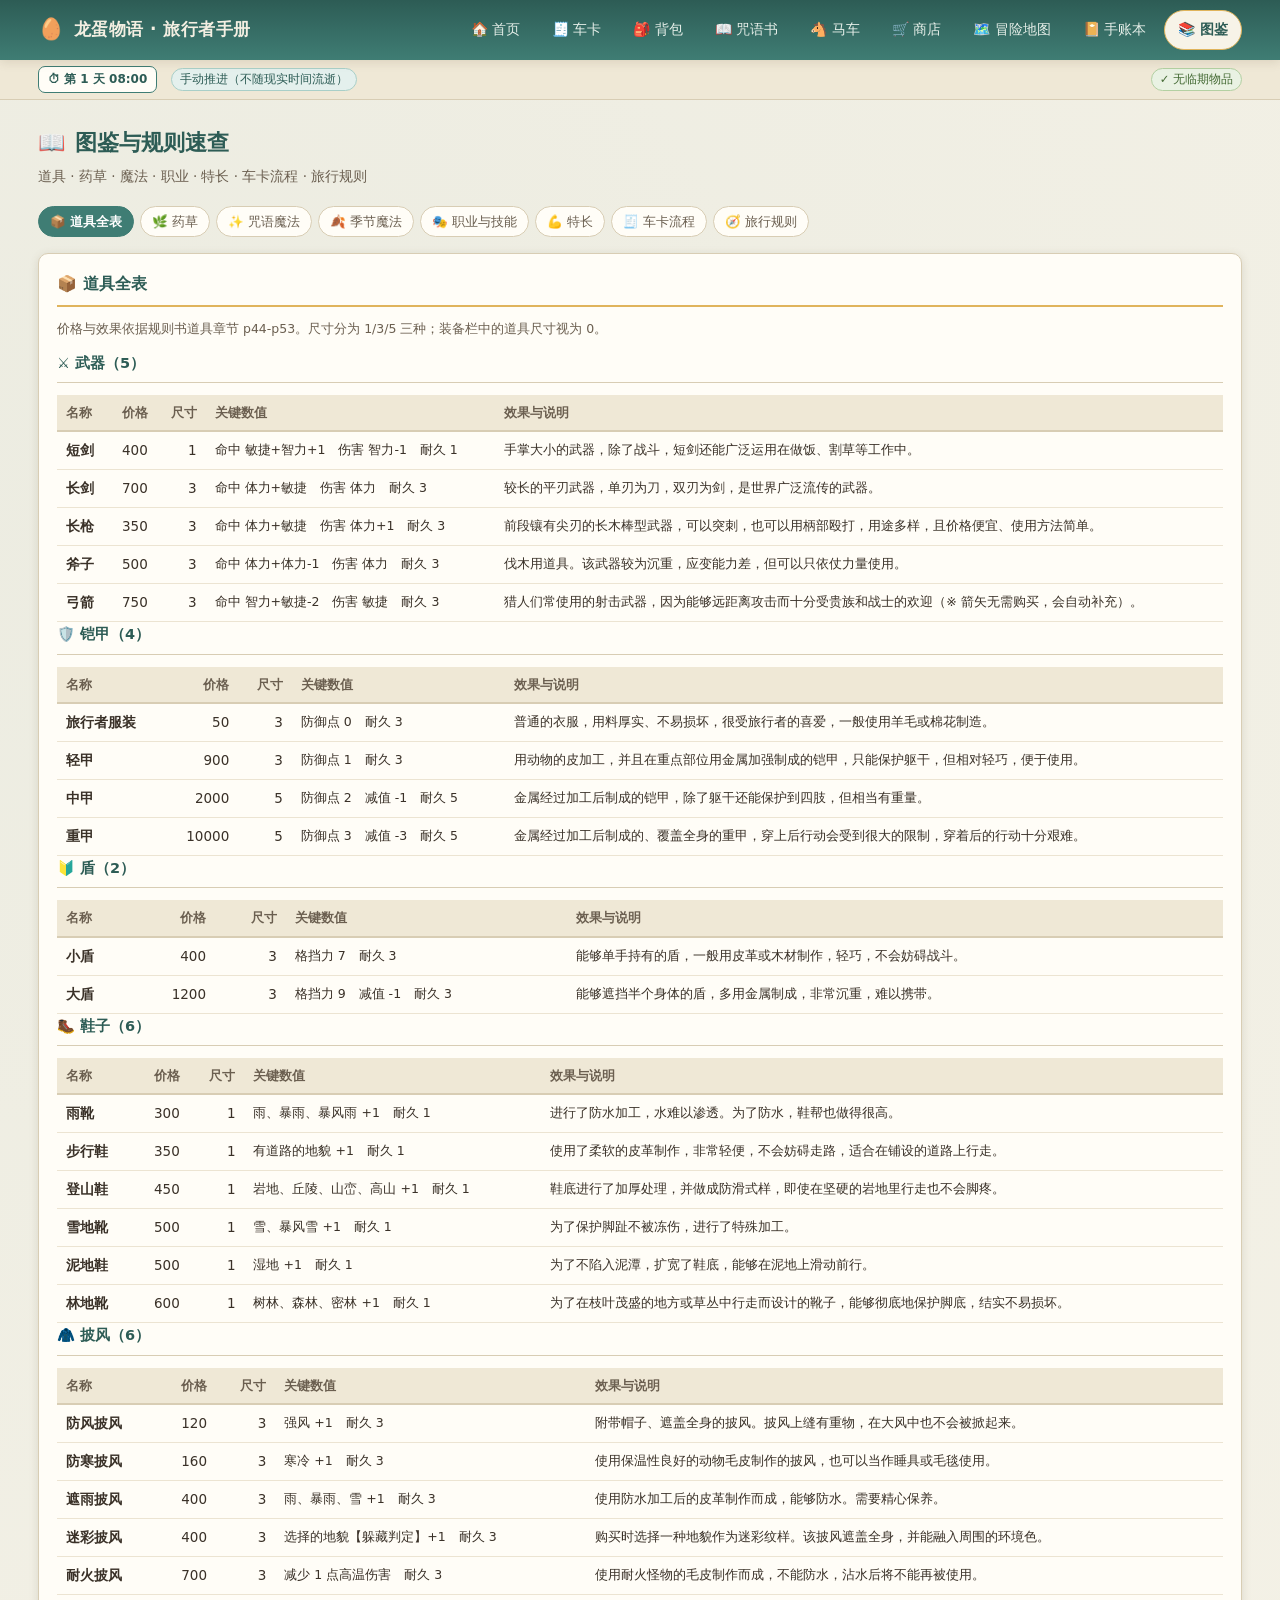
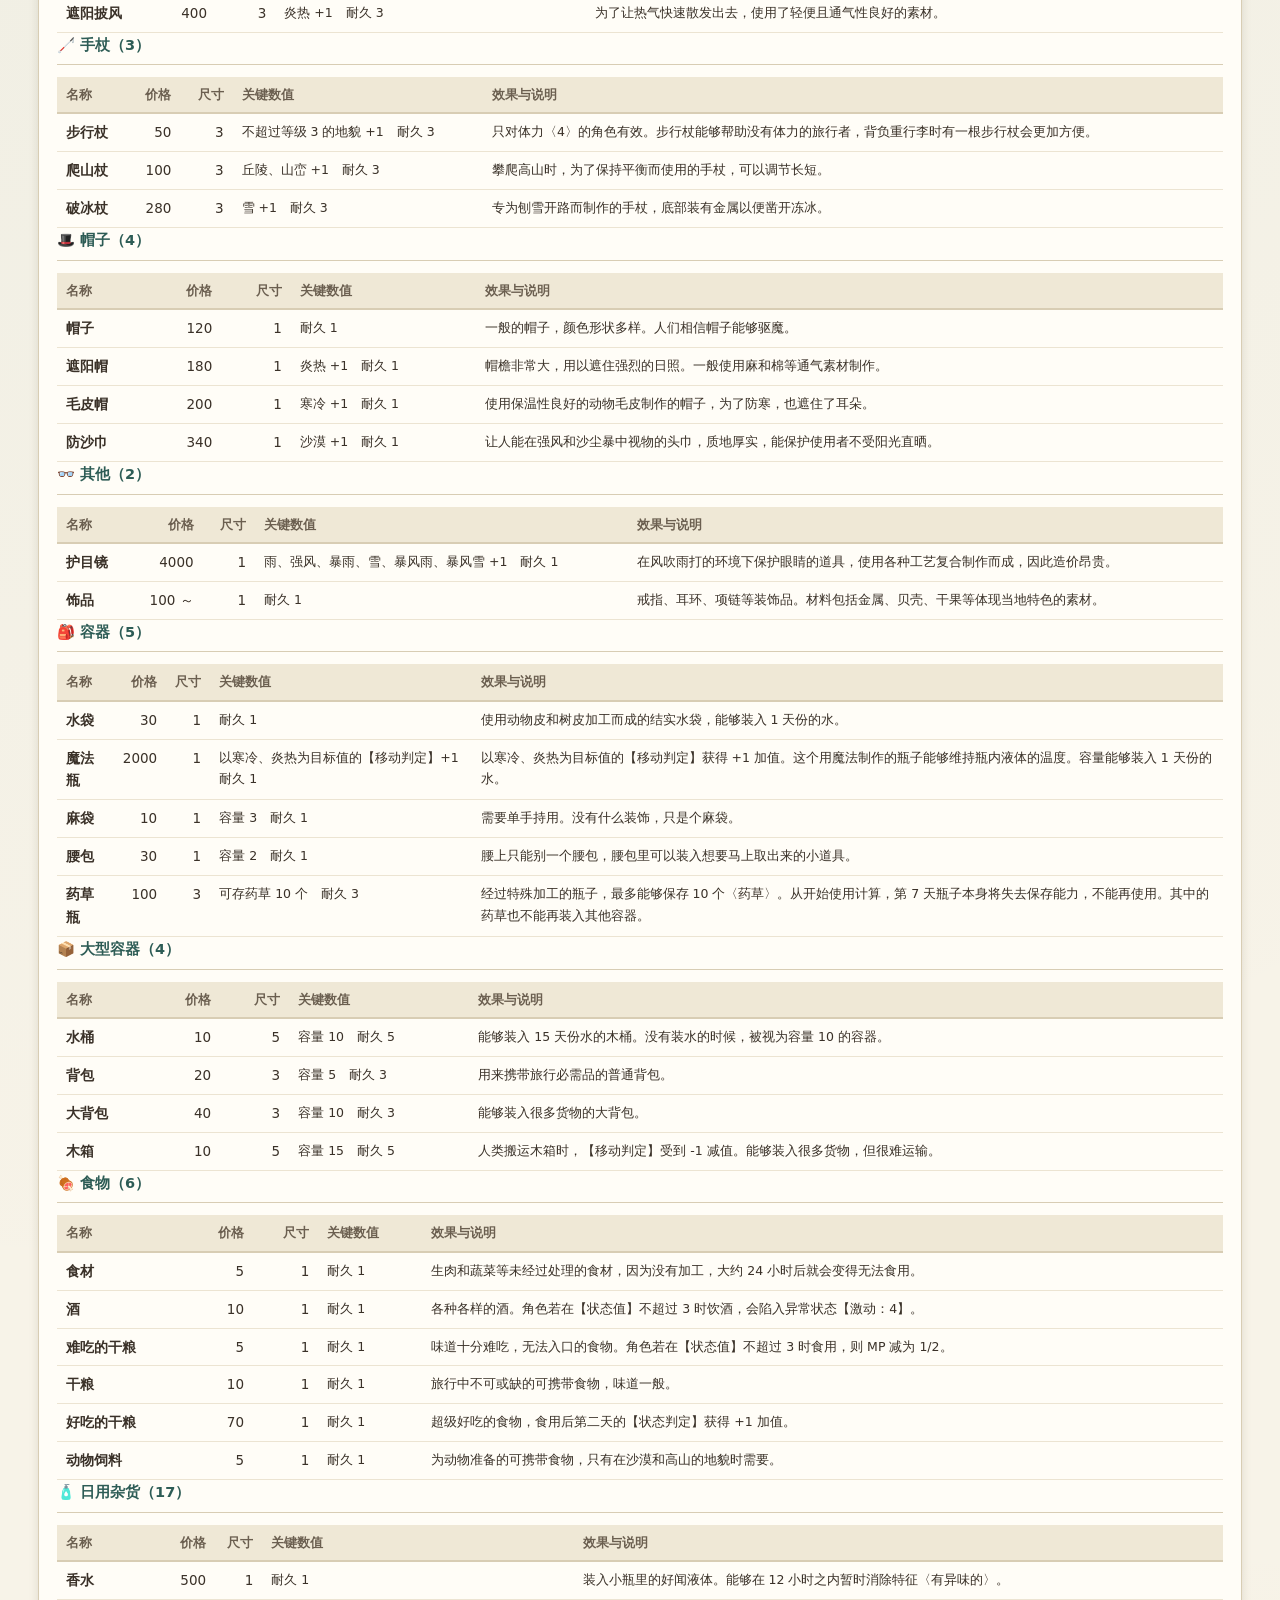
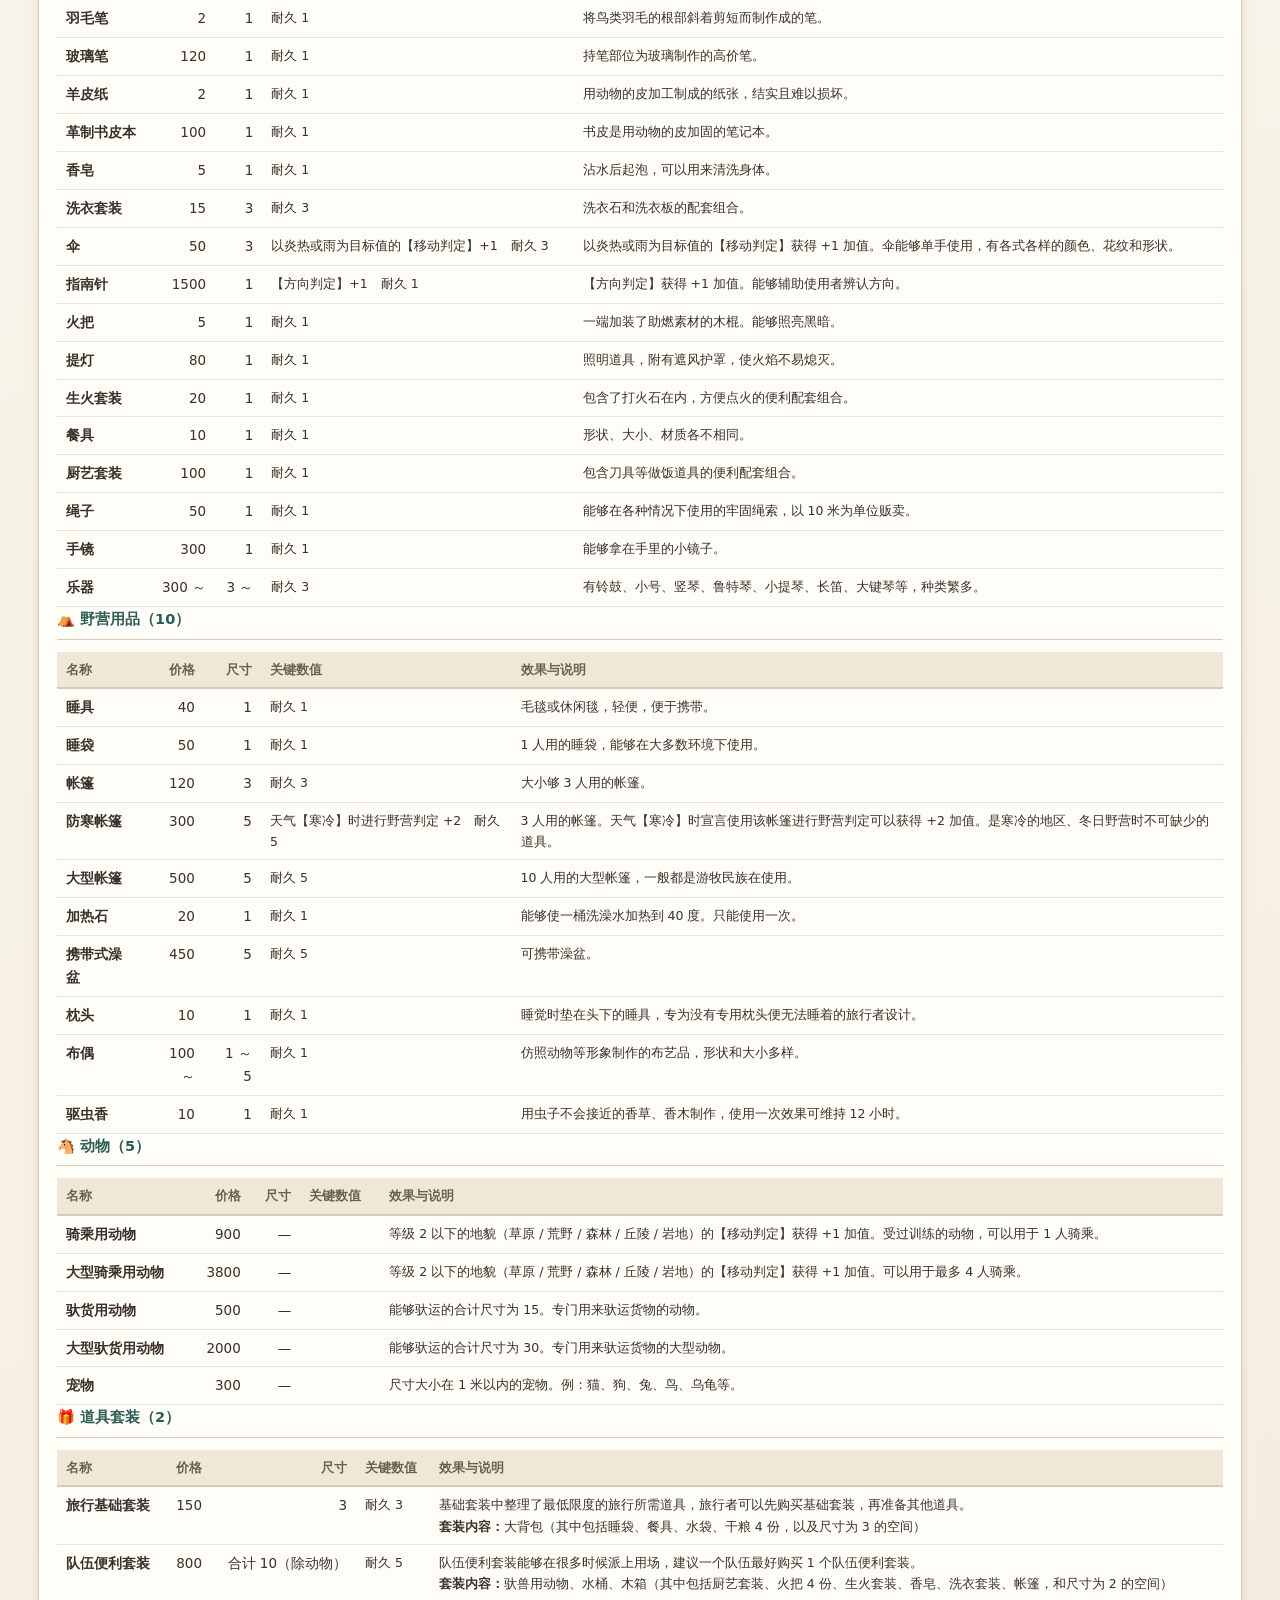
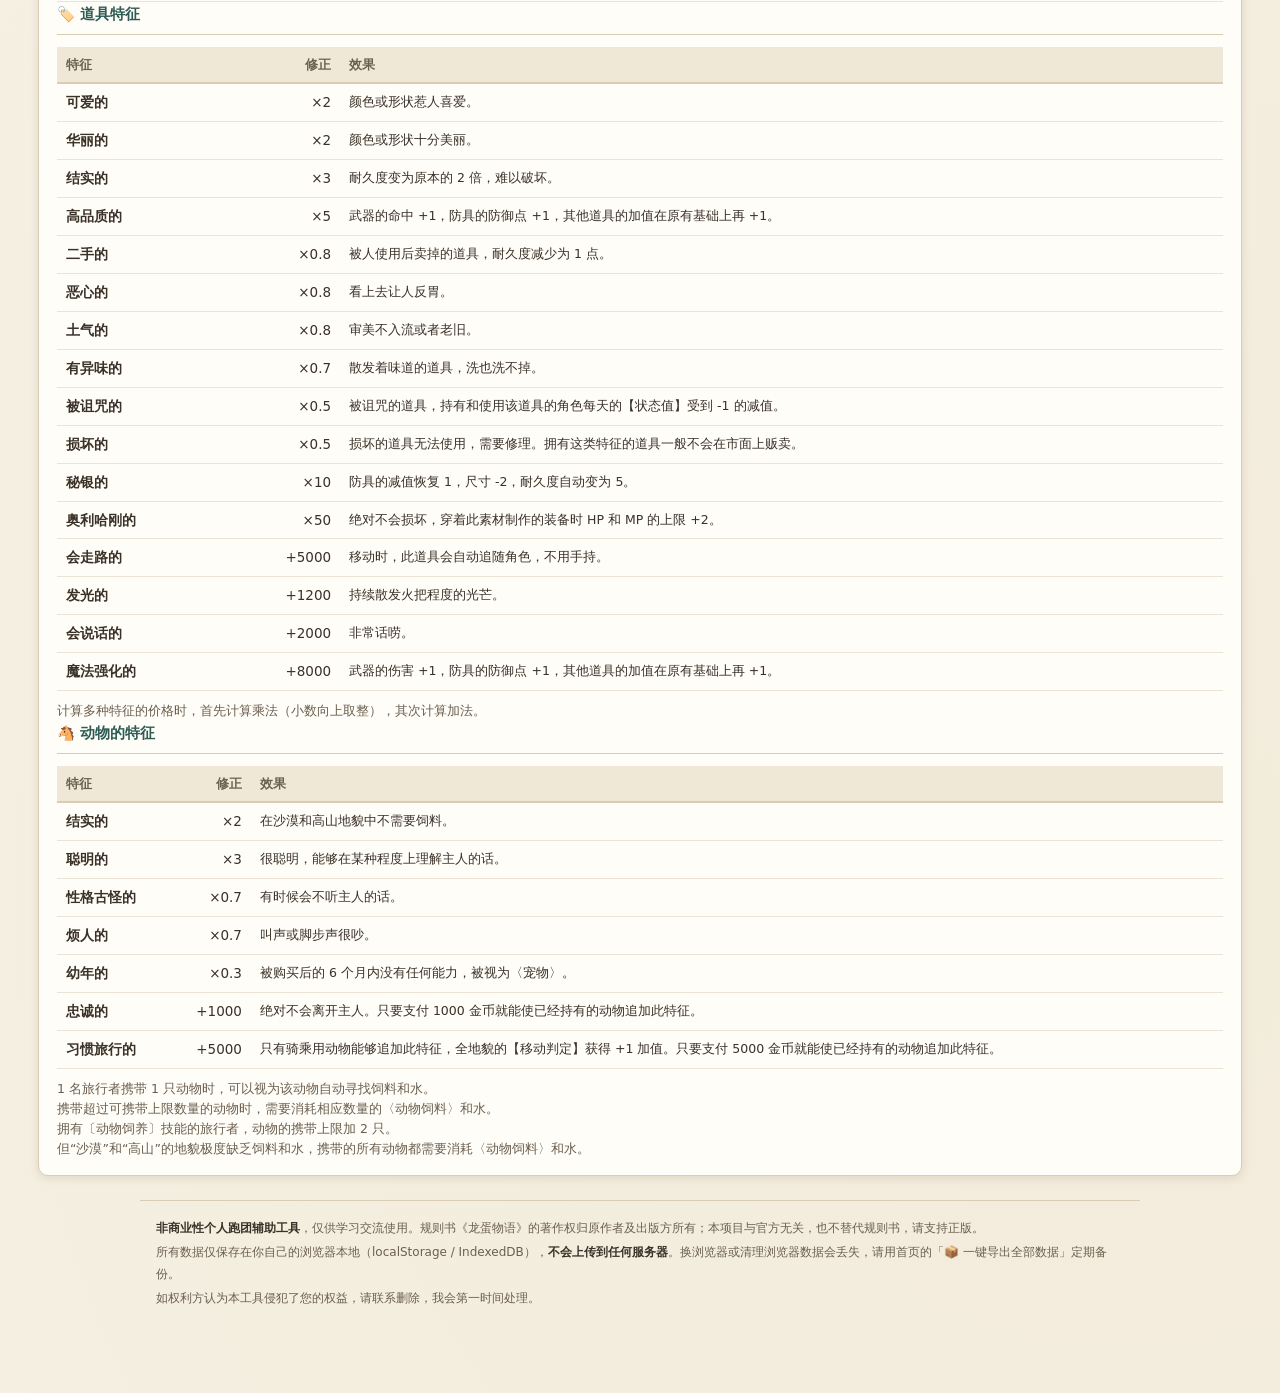
<file: codex.html>
﻿<!DOCTYPE html>
<html lang="zh-CN">
<head>
<meta charset="UTF-8">
<meta name="viewport" content="width=device-width,initial-scale=1">
<title>图鉴 · 龙蛋物语</title>
<link rel="stylesheet" href="css/style.css?v=1afb06c2">
</head>
<body>
<div class="wrap">
  <div class="page-title"><span>📖</span>图鉴与规则速查</div>
  <div class="page-sub">道具 · 药草 · 魔法 · 职业 · 特长 · 车卡流程 · 旅行规则</div>

  <div class="chips" id="tabs" style="margin-bottom:16px"></div>
  <div id="pane"></div>
  <!-- 页脚声明：非商业 · 仅供学习交流 · 版权归属原作者 -->
  <footer class="notice">
    <p><b>非商业性个人跑团辅助工具</b>，仅供学习交流使用。规则书《龙蛋物语》的著作权归原作者及出版方所有；本项目与官方无关，也不替代规则书，请支持正版。</p>
    <p>所有数据仅保存在你自己的浏览器本地（localStorage / IndexedDB），<b>不会上传到任何服务器</b>。换浏览器或清理浏览器数据会丢失，请用首页的「📦 一键导出全部数据」定期备份。</p>
    <p>如权利方认为本工具侵犯了您的权益，请联系删除，我会第一时间处理。</p>
  </footer>

</div>

<div class="toast" id="toast"></div>

<script src="js/data/items.js?v=0a752df4"></script>
<script src="js/data/rules.js?v=1974519d"></script>
<script src="js/data/magic.js?v=4919a17f"></script>
<script src="js/core/state.js?v=70eff126"></script>
<script src="js/core/archive.js?v=a3f5c344"></script>
<script src="js/core/saves.js?v=8ff6ddee"></script>
<script src="js/core/inventory.js?v=9f0b49da"></script>
<script src="js/core/ledger.js?v=3e9fd21a"></script>
<script src="js/core/ui.js?v=300204c3"></script>
<script src="js/core/character.js?v=6b6ae62a"></script>
<script>
DE.ui.bootPage({ after: function () {
  var $ = DE.ui.$;
  var tab = "items";

  var TABS = [
    { id:"items",   label:"📦 道具全表" },
    { id:"herbs",   label:"🌿 药草" },
    { id:"magic",   label:"✨ 咒语魔法" },
    { id:"season",  label:"🍂 季节魔法" },
    { id:"prof",    label:"🎭 职业与技能" },
    { id:"talent",  label:"💪 特长" },
    { id:"chagen",  label:"🧾 车卡流程" },
    { id:"travel",  label:"🧭 旅行规则" }
  ];

  function renderTabs() {
    $("#tabs").innerHTML = TABS.map(function (t) {
      return '<span class="chip' + (tab === t.id ? " active" : "") + '" data-tab="' + t.id + '">' + t.label + "</span>";
    }).join("");
    DE.ui.$$("[data-tab]").forEach(function (c) {
      c.onclick = function () { tab = c.getAttribute("data-tab"); render(); window.scrollTo({top:0,behavior:"smooth"}); };
    });
  }

  /* ---------- 道具全表 ---------- */
  function paneItems() {
    var groups = {};
    DE.ITEMS.forEach(function (it) {
      (groups[it.cat] = groups[it.cat] || []).push(it);
    });
    var order = ["weapon","armor","shield","shoes","cloak","cane","hat","other","container","large",
                 "food","daily","camp","animal","set"];
    var html = '<div class="card"><h2>📦 道具全表</h2>' +
      '<div class="hint" style="margin-bottom:12px">' +
      "价格与效果依据规则书道具章节 p44-p53。尺寸分为 1/3/5 三种；装备栏中的道具尺寸视为 0。</div>";
    order.forEach(function (cat) {
      var list = groups[cat];
      if (!list || !list.length) return;
      var C = DE.CATEGORIES[cat];
      html += "<h3>" + C.icon + " " + C.label + "（" + list.length + "）</h3>" +
        '<table class="tbl"><thead><tr><th>名称</th><th class="num">价格</th><th class="num">尺寸</th>' +
        "<th>关键数值</th><th>效果与说明</th></tr></thead><tbody>" +
        list.map(function (it) {
          var spec = [];
          if (it.hit) spec.push("命中 " + it.hit);
          if (it.dmg) spec.push("伤害 " + it.dmg);
          if (it.def !== undefined && it.cat === "armor") spec.push("防御点 " + it.def);
          if (it.block) spec.push("格挡力 " + it.block);
          if (it.penalty) spec.push("减值 " + it.penalty);
          if (it.capacity) spec.push("容量 " + it.capacity);
          if (it.herbCapacity) spec.push("可存药草 " + it.herbCapacity + " 个");
          if (it.bonus && it.bonus !== "—") spec.push(it.bonus);
          if (it.durability) spec.push("耐久 " + it.durability);
          return "<tr><td><b>" + DE.ui.esc(it.name) + "</b></td>" +
            "<td class='num'>" + (it.priceText || it.price) + "</td>" +
            "<td class='num'>" + (it.sizeText || (it.size === 0 ? "—" : it.size)) + "</td>" +
            "<td style='font-size:12.5px'>" + DE.ui.esc(spec.join("　")) + "</td>" +
            "<td style='font-size:12.5px'>" + DE.ui.esc(it.desc || "") +
              (it.contents ? "<br><b>套装内容：</b>" + DE.ui.esc(it.contents) : "") + "</td></tr>";
        }).join("") + "</tbody></table>";
    });
    /* 特征表 */
    html += "<h3>🏷️ 道具特征</h3><table class='tbl'><thead><tr><th>特征</th><th class='num'>修正</th><th>效果</th></tr></thead><tbody>" +
      DE.ALL_TRAITS().map(function (t) {
        return "<tr><td><b>" + DE.ui.esc(t.name) + "</b></td><td class='num'>" +
          (t.mult ? "×" + t.mult : "+" + t.add) + "</td><td style='font-size:12.5px'>" +
          DE.ui.esc(t.effect) + "</td></tr>";
      }).join("") + "</tbody></table>" +
      '<div class="hint" style="margin-top:10px">计算多种特征的价格时，首先计算乘法（小数向上取整），其次计算加法。</div>';
    /* 动物特征 */
    html += "<h3>🐴 动物的特征</h3><table class='tbl'><thead><tr><th>特征</th><th class='num'>修正</th><th>效果</th></tr></thead><tbody>" +
      DE.ANIMAL_TRAITS.map(function (t) {
        return "<tr><td><b>" + DE.ui.esc(t.name) + "</b></td><td class='num'>" +
          (t.mult ? "×" + t.mult : "+" + t.add) + "</td><td style='font-size:12.5px'>" +
          DE.ui.esc(t.effect) + "</td></tr>";
      }).join("") + "</tbody></table>" +
      '<div class="hint" style="margin-top:10px">' +
      [DE.ANIMAL_RULES.freeFeed, DE.ANIMAL_RULES.extraFeed, DE.ANIMAL_RULES.trainerBonus, DE.ANIMAL_RULES.harshTerrain]
        .map(DE.ui.esc).join("<br>") + "</div>";
    html += "</div>";
    return html;
  }

  /* ---------- 药草 ---------- */
  function herbPrice(level) {
    var pl = DE.HERB_RULES.priceByLevel.filter(function (p) { return p.level === level; })[0];
    if (!pl) return "—";
    return pl.price == null ? (pl.priceText || "非卖品") : pl.price + " G";
  }
  /* apply 是结构化效果（游戏内结算用）。有 apply 的药草标一个「联动」徽标，
     title 里写清楚结算内容，跑团时鼠标悬停即可对照。 */
  function herbApplyText(h) {
    var a = h.apply;
    if (!a) return "";
    if (a.buff && a.buff.label) return a.buff.label;
    var parts = [];
    if (a.heal) parts.push("回复 " + a.heal + " 点 HP");
    if (a.cureSystem) parts.push("解除" + a.cureSystem + "异常状态");
    if (a.statusJudgeBonus) parts.push("【状态判定】+" + a.statusJudgeBonus);
    return parts.join("；");
  }
  function paneHerbs() {
    var bySys = {};
    DE.HERBS.forEach(function (h) { (bySys[h.system] = bySys[h.system] || []).push(h); });
    var SYS = ["身体系", "精神系", "魔法系"];
    var order = SYS.filter(function (s) { return bySys[s]; })
      .concat(Object.keys(bySys).filter(function (s) { return SYS.indexOf(s) < 0; }));
    var html = '<div class="card"><h2>🌿 药草</h2>' +
      '<div class="alert gold"><span class="ico">⏳</span><div><b>保质期（重要）</b>' +
      "采集或购买 <b>" + DE.HERB_RULES.freshHours + " 小时</b> 后，药草会腐坏，不能再使用。" +
      "若将药草装入〈药草瓶〉中，可以保存最多 <b>" + DE.HERB_RULES.bottleDays + " 天</b>（最多 " +
      DE.HERB_RULES.bottleCapacity + " 个）。" +
      DE.ui.esc(DE.HERB_RULES.note) + "<br>" + DE.ui.esc(DE.HERB_RULES.actionCost) +
      "；持有时药草的尺寸记为 " + DE.HERB_RULES.size + "。<br>" + DE.ui.esc(DE.HERB_RULES.magicNote) +
      "</div></div>" +
      '<div class="hint" style="margin-top:10px">共 <b>' + DE.HERBS.length + "</b> 种药草：" +
      order.map(function (s) { return s + " " + bySys[s].length + " 种"; }).join(" / ") +
      "。价格由等级决定；等级 4-5 为非卖品，只能在对应地貌采集。" +
      "带 <span class='badge green'>联动</span> 徽标的药草已接入游戏内效果结算，鼠标悬停可查看具体结算内容。</div>" +
      "<h3>市场价格</h3><table class='tbl'><thead><tr><th>等级</th><th class='num'>价格（金币）</th></tr></thead><tbody>" +
      DE.HERB_RULES.priceByLevel.map(function (p) {
        return "<tr><td>等级 " + p.level + "</td><td class='num'>" +
          (p.price == null ? p.priceText : p.price) + "</td></tr>";
      }).join("") + "</tbody></table>";

    order.forEach(function (sys) {
      var list = bySys[sys];
      var cls = sys === "精神系" ? "mind" : (sys === "魔法系" ? "magicb" : "body");
      var sysDef = DE.HERB_SYSTEMS && DE.HERB_SYSTEMS[sys];
      html += "<h3><span class='badge " + cls + "'>" + sys + "</span>（" + list.length + " 种）" +
        (sysDef ? "<span class='hint' style='font-weight:400;margin-left:8px'>" + DE.ui.esc(sysDef.effect) + "</span>" : "") +
        "</h3><table class='tbl'><thead><tr><th>图标</th><th>名称</th><th class='num'>等级</th>" +
        "<th class='num'>价格</th><th>出现地貌</th><th>使用部位</th><th>使用效果</th><th>植物描述</th>" +
        "</tr></thead><tbody>" +
        list.map(function (h) {
          var apply = herbApplyText(h);
          return "<tr><td style='font-size:18px;line-height:1.2;text-align:center'>" + DE.ui.esc(h.icon || "🌿") + "</td>" +
            "<td><b>" + DE.ui.esc(h.name) + "</b></td>" +
            "<td class='num'>" + h.level + "</td>" +
            "<td class='num'>" + herbPrice(h.level) + "</td>" +
            "<td>" + DE.ui.esc(h.terrain) + "</td>" +
            "<td>" + DE.ui.esc(h.part) + "</td>" +
            "<td style='font-size:12.5px'>" + DE.ui.esc(h.effect) +
            (apply ? " <span class='badge green' title='" + DE.ui.esc("游戏内联动：" + apply) + "'>联动</span>" : "") +
            "</td>" +
            "<td style='font-size:12.5px;color:#8a7f6c'>" + DE.ui.esc(h.desc) + "</td></tr>";
        }).join("") + "</tbody></table>";
    });

    html += "<h3>各地貌可入手药草表</h3><table class='tbl'><thead><tr><th>地貌</th><th>药草</th><th>系统</th></tr></thead><tbody>" +
      DE.HERB_BY_TERRAIN.map(function (r) {
        return "<tr><td>" + DE.ui.esc(r.terrain) + "</td><td>" + DE.ui.esc(r.name) +
          "</td><td>" + DE.ui.esc(r.system) + "</td></tr>";
      }).join("") + "</tbody></table></div>";
    return html;
  }

  /* ---------- 魔法 ---------- */
  function magicTable(list, kind) {
    return "<table class='tbl'><thead><tr>" +
      (kind === "season" ? "<th>季节</th>" : "") +
      "<th class='num'>序号</th><th>魔法名称</th><th>等级</th><th>咏唱</th><th class='num'>MP</th>" +
      "<th>效果时间</th><th>目标</th><th>距离</th><th>效果</th></tr></thead><tbody>" +
      list.map(function (m) {
        return "<tr>" + (kind === "season" ? "<td>" + DE.ui.esc(m.season) + "</td>" : "") +
          "<td class='num'>" + m.no + "</td><td><b>" + DE.ui.esc(m.name) + "</b></td>" +
          "<td>" + DE.ui.esc(m.level) + "</td><td>" + DE.ui.esc(m.chant) + "</td>" +
          "<td class='num'>" + m.mp + "</td><td>" + DE.ui.esc(m.duration) + "</td>" +
          "<td>" + DE.ui.esc(m.target) + "</td><td>" + DE.ui.esc(m.range) + "</td>" +
          "<td style='font-size:12.5px'>" + DE.ui.esc(m.effect) + "</td></tr>";
      }).join("") + "</tbody></table>";
  }
  function paneMagic() {
    return '<div class="card"><h2>✨ 咒语魔法（一般魔法）</h2>' +
      '<div class="hint" style="margin-bottom:12px">' + DE.ui.esc(DE.MAGIC_LEVEL_RULE.general) +
      "<br>需要「咒语书」特长：每等级获得 2 个咒语魔法。</div>" +
      magicTable(DE.GENERAL_MAGIC, "general") + "</div>";
  }
  function paneSeason() {
    var seasons = ["春","夏","秋","冬"];
    var html = '<div class="card"><h2>🍂 季节魔法</h2>' +
      '<div class="hint" style="margin-bottom:12px">' + DE.ui.esc(DE.MAGIC_LEVEL_RULE.seasonal) +
      "<br>需要「季节之法」特长。</div>";
    seasons.forEach(function (s) {
      html += "<h3>" + s + "（" + DE.SEASONAL_MAGIC.filter(function (m) { return m.season === s; }).length + " 个）</h3>" +
        magicTable(DE.SEASONAL_MAGIC.filter(function (m) { return m.season === s; }), "season");
    });
    return html + "</div>";
  }

  /* ---------- 职业 ---------- */
  function paneProf() {
    var html = '<div class="card"><h2>🎭 职业与技能</h2>' +
      '<div class="hint" style="margin-bottom:12px">本游戏中的 7 种「职业」代表着角色的身份与地位。选择完毕后，可以获得该职业的 3 个特殊「技能」。</div>';
    DE.PROFESSIONS.forEach(function (p) {
      html += "<h3>" + DE.ui.esc(p.name) +
        (p.beginner ? " <span class='badge green'>新手推荐</span>" : "") +
        (p.expansion ? " <span class='badge gold'>扩展</span>" : "") + "</h3>" +
        '<div class="hint" style="margin-bottom:6px">' + DE.ui.esc(p.role) + "</div>" +
        "<table class='tbl'><thead><tr><th>技能</th><th>使用能力值</th><th>目标值</th><th>效果</th></tr></thead><tbody>" +
        p.skills.map(function (n) {
          var d = DE.PROFESSION_SKILLS[n] || { ability:"—", target:"—", effect:"" };
          return "<tr><td><b>" + DE.ui.esc(n) + "</b></td><td>" + DE.ui.esc(d.ability) +
            "</td><td>" + DE.ui.esc(d.target) + "</td>" +
            "<td style='font-size:12.5px;white-space:pre-wrap'>" + DE.ui.esc(d.effect) + "</td></tr>";
        }).join("") + "</tbody></table>";
    });
    return html + "</div>";
  }

  /* ---------- 特长 ---------- */
  function paneTalent() {
    var html = '<div class="card"><h2>💪 特长</h2>' +
      '<div class="hint" style="margin-bottom:12px">特长表示角色处理旅途中遭遇的事件或各种危险的能力。请从 3 种特长中选择 1 种。</div>';
    DE.TYPES.forEach(function (t) {
      html += "<h3>" + DE.ui.esc(t.name) + "型</h3>" +
        '<div class="hint" style="margin-bottom:6px">' + DE.ui.esc(t.desc) + "</div>" +
        "<table class='tbl'><thead><tr><th>能力值</th><th>效果</th></tr></thead><tbody>" +
        t.abilities.map(function (a) {
          var d = DE.TALENT_ABILITIES[a] || { effect:"" };
          return "<tr><td><b>" + DE.ui.esc(a) + "</b></td><td style='font-size:12.5px'>" +
            DE.ui.esc(d.effect) + "</td></tr>";
        }).join("") + "</tbody></table>";
      });
    html += "<h3>等级提升（最高 " + DE.LEVELUP.maxLevel + " 级）</h3>" +
      "<div class='hint' style='margin-bottom:8px'>" + DE.ui.esc(DE.LEVELUP.howTo) +
      "<br>" + DE.ui.esc(DE.LEVELUP.abilityIncrease) + "</div>" +
      "<table class='tbl'><thead><tr><th class='num'>等级</th><th class='num'>需要经验</th><th>新能力</th></tr></thead><tbody>" +
      DE.LEVELUP.table.map(function (r) {
        return "<tr><td class='num'>" + r.level + "</td><td class='num'>" + r.minExp +
          "</td><td style='font-size:12.5px'>" + DE.ui.esc(r.newAbility) + "</td></tr>";
      }).join("") + "</tbody></table>" +
      "<h3>经验值来源</h3><div class='hint' style='margin-bottom:8px'>" +
      DE.ui.esc(DE.LEVELUP.expFormula).replace(/\n/g, "<br>") + "</div>" +
      "<table class='tbl'><thead><tr><th>最高目标值（地貌+天气）</th><th class='num'>经验</th></tr></thead><tbody>" +
      DE.LEVELUP.expSource.map(function (e) {
        return "<tr><td>" + DE.ui.esc(e.maxTargetValue) + "</td><td class='num'>" + e.exp + "</td></tr>";
      }).join("") + "</tbody></table>" +
      "<h3>升级奖励</h3><div class='hint'>" +
      DE.LEVELUP.rewards.map(function (g) { return "・" + g; }).join("<br>") + "</div>";
    return html + "</div>";
  }

  /* ---------- 车卡流程 ---------- */
  function paneChagen() {
    var html = '<div class="card"><h2>🧾 车卡流程</h2>';
    html += DE.CHAR_STEPS.map(function (s) {
      return "<h3>步骤 " + s.n + "：" + DE.ui.esc(s.title) + "</h3>" +
        '<div class="hint" style="margin-bottom:10px">' + DE.ui.esc(s.detail) + "</div>";
    }).join("");

    html += "<h3>三种能力值组合</h3><table class='tbl'><thead><tr><th>组合</th><th>数值</th><th>说明</th></tr></thead><tbody>" +
      DE.ABILITY_SETS.map(function (s) {
        return "<tr><td><b>" + DE.ui.esc(s.name) + "</b></td><td>" + s.values.join(" / ") +
          "</td><td style='font-size:12.5px'>" + DE.ui.esc(s.desc) + "</td></tr>";
      }).join("") + "</tbody></table>" +
      '<div class="hint" style="margin-top:8px">能力值需要在“4、6、8、10、12”中选择一个数字来代表，但制作角色时只能从“4、6、8”中选择。' +
      "数值即骰子面数，例如〖体力：6〗的角色使用体力进行判定时需要投掷 6 面骰。</div>";

    html += "<h3>武器种类（命中 / 伤害）</h3><table class='tbl'><thead><tr><th>武器</th><th>包含</th>" +
      "<th>命中</th><th>伤害</th><th>说明</th></tr></thead><tbody>" +
      DE.WEAPONS_CHAR.map(function (w) {
        return "<tr><td><b>" + DE.ui.esc(w.name) + "</b></td><td style='font-size:12.5px'>" +
          DE.ui.esc(w.includes) + "</td><td><b>" + DE.ui.esc(w.hit) + "</b></td><td><b>" +
          DE.ui.esc(w.dmg) + "</b></td><td style='font-size:12.5px'>" + DE.ui.esc(w.note + " " + w.hand) + "</td></tr>";
      }).join("") + "</tbody></table>" +
      "<div class='hint' style='margin-top:8px'>使用不是【擅长武器】的武器进行攻击时，每进行 1 次攻击，生命点数会减少 1 点。因为不熟练的武器会让人格外疲劳。</div>";

    html += "<h3>队伍职责（组队后分配）</h3><div class='hint'>请在制作完角色、组成队伍踏上旅途前，分配好各自在队伍中的职责：" +
      DE.PARTY_ROLES.map(function (r) { return "<b>" + DE.ui.esc(r) + "</b>"; }).join(" / ") + "。</div>";

    html += "<h3>初始值</h3><div class='hint'>等级 " + DE.START.level + "；经验值 " + DE.START.exp +
      "；初始金币 <b>" + DE.START.money + " G</b>；擅长武器 " + DE.START.favoredWeaponCount +
      " 种；随身物品 " + DE.START.personalItems + " 个。</div>";

    html += "<h3>郊游模式（简易模式）</h3><div class='hint'>" + DE.ui.esc(DE.PICNIC_MODE.desc) + "<br>" +
      DE.PICNIC_MODE.rules.map(function (r) { return "・" + DE.ui.esc(r); }).join("<br>") + "<br><br>" +
      DE.PICNIC_MODE.sets.map(function (s) {
        return "<b>" + DE.ui.esc(s.name) + "</b>：" + DE.ui.esc(s.items);
      }).join("<br>") + "</div>";

    html += "<h3>角色卡字段说明</h3><table class='tbl'><thead><tr><th>字段</th><th>含义</th></tr></thead><tbody>" +
      DE.SHEET_FIELDS.map(function (f) {
        return "<tr><td><b>" + DE.ui.esc(f.field) + "</b></td><td style='font-size:12.5px'>" +
          DE.ui.esc(f.meaning) + "</td></tr>";
      }).join("") + "</tbody></table>";
    return html + "</div>";
  }


  /* ---------- 旅行规则 ---------- */
  function paneTravel() {
    var html = '<div class="card"><h2>🧭 旅行规则</h2>';
    html += "<h3>旅行规则流程</h3><div class='hint'>" +
      ["(1) 状态判定【体力 + 精神】", "(2) 移动判定【体力 + 敏捷】", "(3) 方向判定【智力 + 智力】", "(4) 野营判定【敏捷 + 智力】", "(一天结束时，每人消耗食物和水各 1 天份)"].map(DE.ui.esc).join("<br>") + "</div>";

    html += "<h3>状态值</h3><div class='hint'>" +
      DE.ui.esc(DE.CONDITION.formula) + "<br>" + DE.ui.esc(DE.CONDITION.perfect) + "</div>";

    html += "<h3>异常状态</h3><div class='hint'>" + DE.ui.esc(DE.CONDITION.note) + "</div>" +
      "<table class='tbl' style='margin-top:8px'><thead><tr><th>类别</th><th>名称</th><th>效果</th></tr></thead><tbody>" +
      DE.STATUSES.physical.concat(DE.STATUSES.mental).map(function (s, i) {
        return "<tr><td>" + (i < 3 ? "身体系" : "精神系") + "</td><td><b>" + DE.ui.esc(s.name) +
          "</b></td><td>" + DE.ui.esc(s.effect) + "</td></tr>";
      }).join("") + "</tbody></table>";

    html += "<h3>地貌等级与目标值</h3><table class='tbl'><thead><tr><th>等级</th><th class='num'>目标值</th>" +
      "<th>地貌</th></tr></thead><tbody>" +
      DE.TERRAIN_LEVELS.map(function (t) {
        return "<tr><td>等级 " + t.level + "</td><td class='num'>" + t.target + "</td><td>" +
          DE.ui.esc(t.names.join("　")) + "</td></tr>";
      }).join("") + "</tbody></table>";

    html += "<h3>天气修正值</h3><table class='tbl'><thead><tr><th>天气</th><th class='num'>天气修正值</th></tr></thead><tbody>" +
      DE.WEATHERS.map(function (w) {
        return "<tr><td>" + DE.ui.esc(w.name) + "</td><td class='num'>+" + w.modifier + "</td></tr>";
      }).join("") + "</tbody></table>" +
      "<div class='hint' style='margin-top:8px'>【地貌 + 天气】为目标值的判定中，旅途装备带来的修正值用于抵消天气修正值。</div>";

    html += "<h3>携带与尺寸</h3><div class='hint'>" +
      "可持有道具的尺寸上限 = <b>体力 + 2 + 旅行者等级</b>。例：〖体力：8〗、等级为 1 的角色，可持有道具的尺寸上限为 11。<br>" +
      "角色表的“装备”栏中填写的武器、防具和旅途装备视为尺寸为 0，不计入持有道具总尺寸，未装备的道具和容器等物品仍算入持有道具总尺寸。<br>" +
      "当角色持有的道具总尺寸超过可持有道具尺寸上限时，所有判定受到“超过上限值”数额的减值。例：尺寸上限为 9 的角色持有尺寸总共为 12 的道具时，所有判定受到 -3 的减值。</div>";

    html += "<h3>耐久与买卖</h3><div class='hint'>" +
      "道具没有“耐久”数据，耐久和道具的尺寸同值。使用道具进行判定，且判定结果为大失败时，该道具的耐久度减少 1 点。耐久度降为 0 后，道具视为损坏，无法再使用，这样的道具只有经过修理后才能再次使用。<br>" +
      "在城市设施中付款进行“道具修理”可以使道具的耐久度恢复到初始值。<br>" +
      "购买：支付与想要购买道具的价格等额的金币就可以获得道具。<br>" +
      "贩卖：不需要的道具能够以购买价格的一半转手，但不能贩卖耐久度为 0 的〈损坏的〉道具。</div>";

    html += "<h3>时间与食物</h3><div class='hint'>" +
      "药草：采集或购买 24 小时后腐坏；装入〈药草瓶〉最多保存 7 天。<br>" +
      "食材：大约 24 小时后就会变得无法食用。<br>" +
      "干粮：旅行中不可或缺的可携带食物。好吃的干粮食用后第二天的【状态判定】获得 +1 加值。<br>" +
      "水袋可装 1 天份的水；水桶可装 15 天份的水。</div>";
    return html + "</div>";
  }

  function render() {
    renderTabs();
    var html = "";
    if (tab === "items") html = paneItems();
    else if (tab === "herbs") html = paneHerbs();
    else if (tab === "magic") html = paneMagic();
    else if (tab === "season") html = paneSeason();
    else if (tab === "prof") html = paneProf();
    else if (tab === "talent") html = paneTalent();
    else if (tab === "chagen") html = paneChagen();
    else if (tab === "travel") html = paneTravel();
    $("#pane").innerHTML = html;
  }
  render();
}});
</script>
<script src="tools/geom.js?v=b5e8592e"></script>
</body>
</html>
</file>
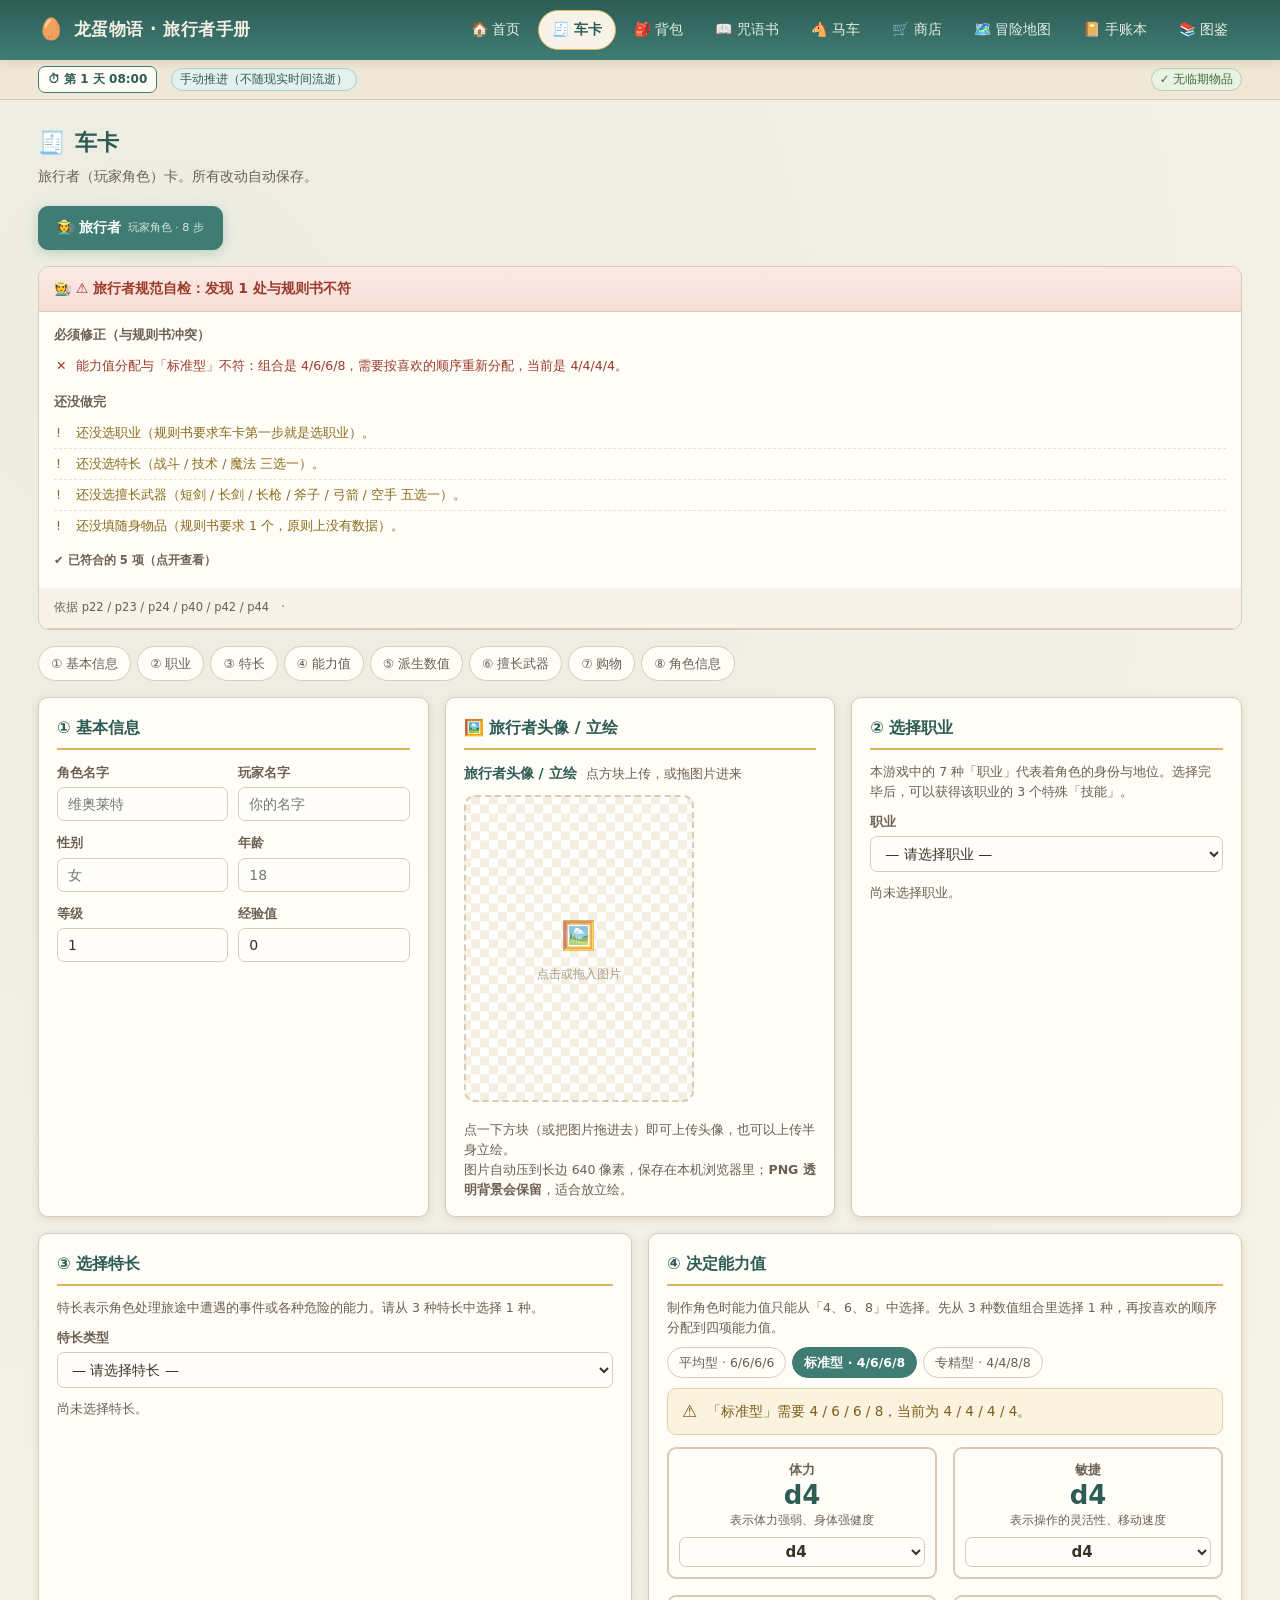
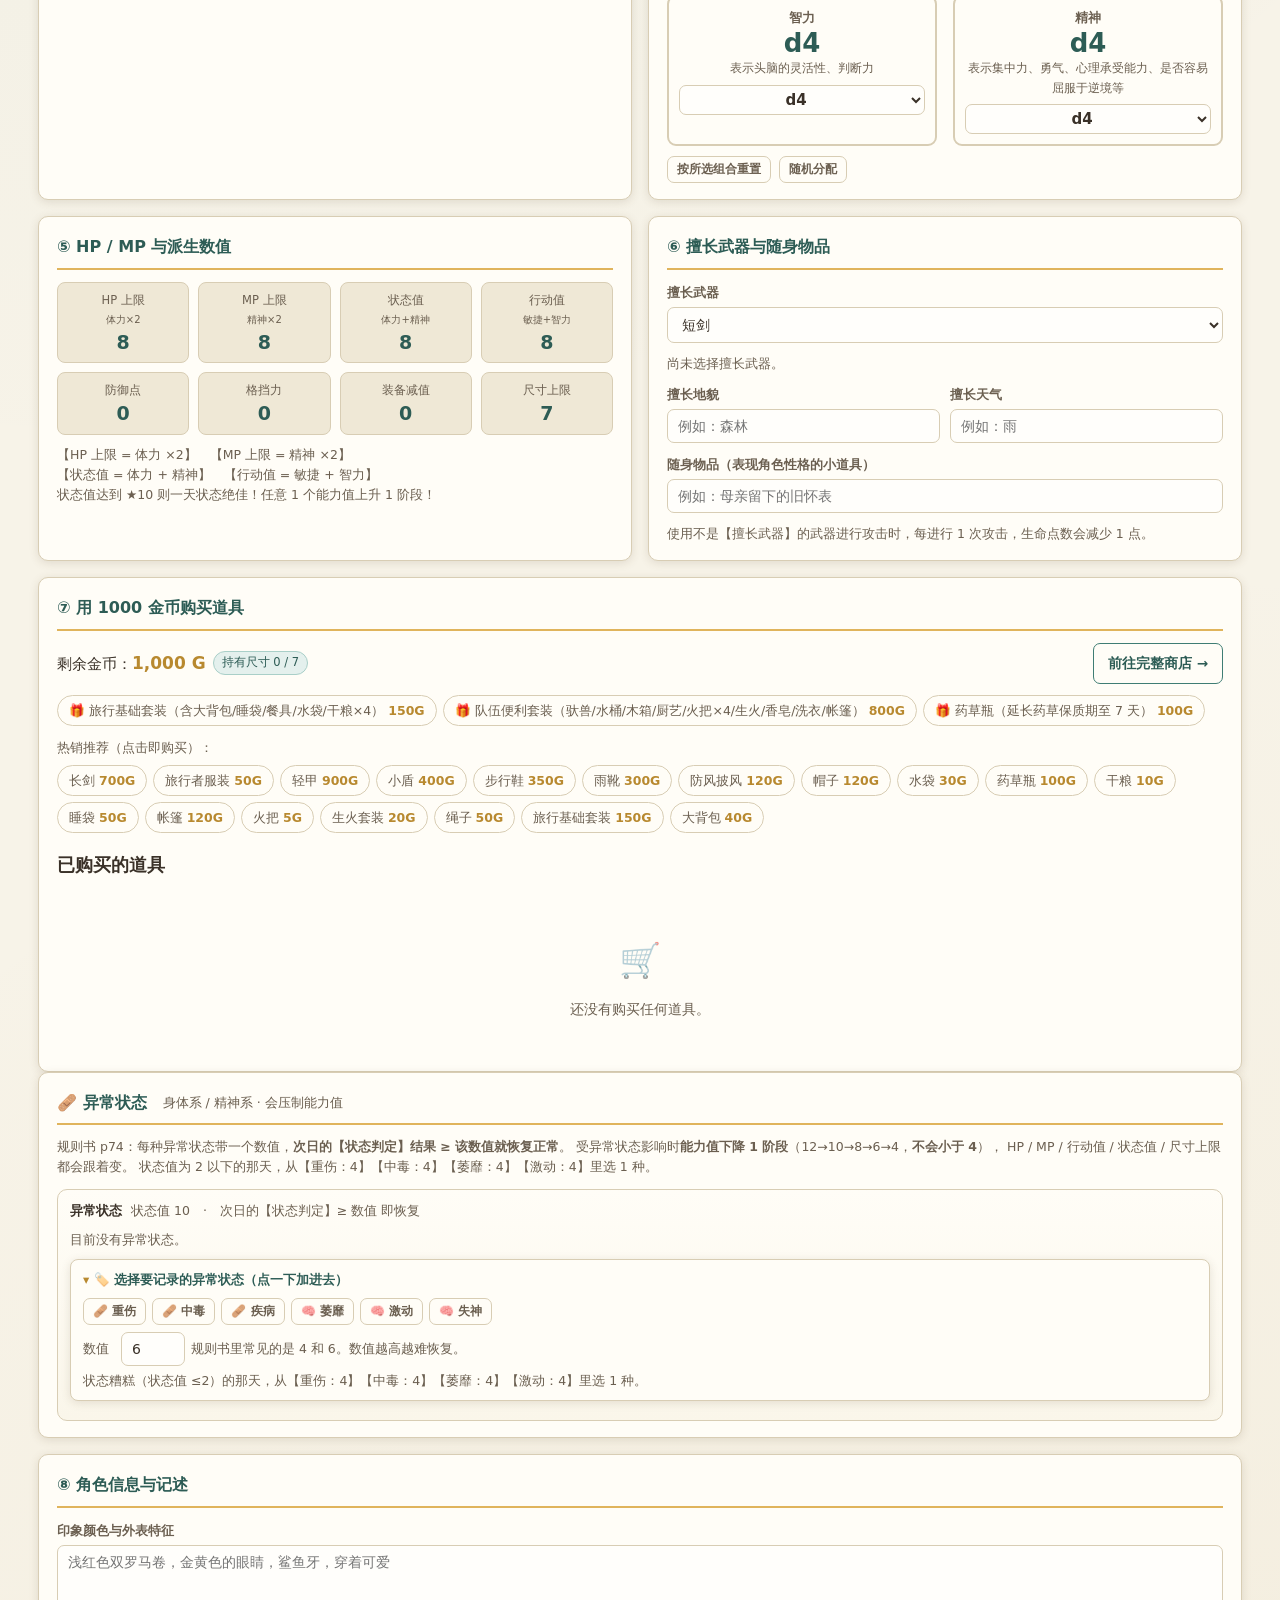
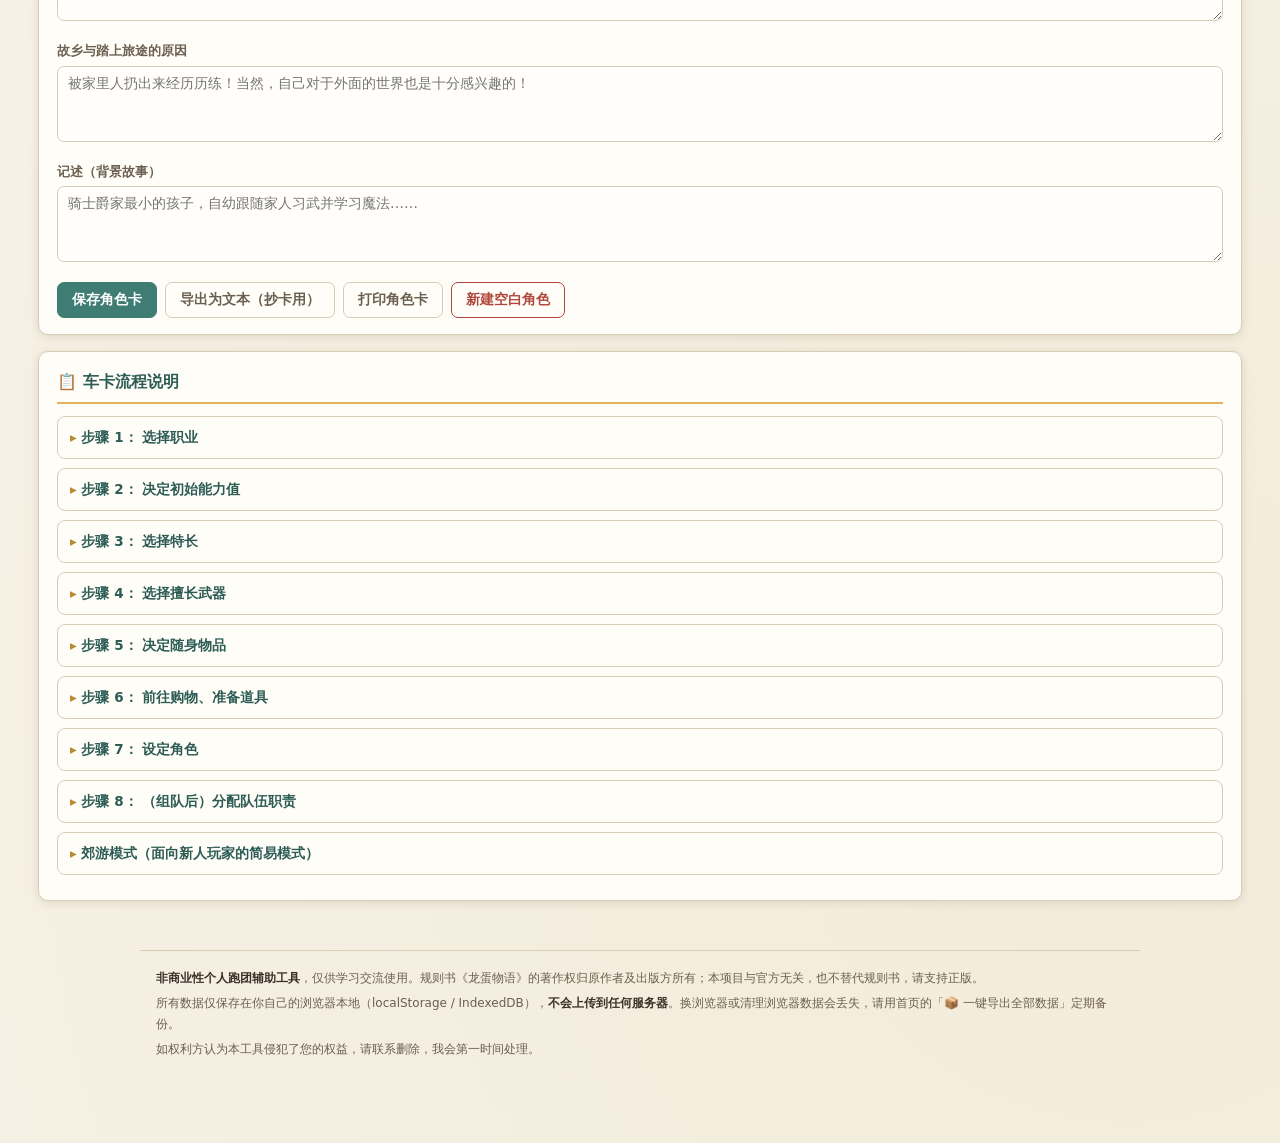
<file: create.html>
<!DOCTYPE html>
<html lang="zh-CN">
<head>
<meta charset="UTF-8">
<meta name="viewport" content="width=device-width,initial-scale=1">
<title>车卡 · 龙蛋物语</title>
<link rel="stylesheet" href="css/style.css?v=1afb06c2">
</head>
<body>

<div class="wrap">
  <div class="page-title"><span>🧾</span>车卡</div>
  <div class="page-sub">旅行者（玩家角色）卡。所有改动自动保存。</div>

  <div class="cardtab" id="cardTab">
    <a class="ct on" href="create.html">🧑‍🌾 旅行者<span class="sub">玩家角色 · 8 步</span></a>
  </div>

  <div id="checkPanel"></div>

  <div id="cardTraveler">
  <div class="steps" id="stepNav"></div>
  <div id="expiryBanner"></div>

  <div class="grid c2">
    <!-- 1 基本信息 -->
    <div class="card" id="sec-basic">
      <h2>① 基本信息</h2>
      <div class="row">
        <label class="fld"><span>角色名字</span><input type="text" id="f_name" placeholder="维奥莱特"></label>
        <label class="fld"><span>玩家名字</span><input type="text" id="f_player" placeholder="你的名字"></label>
      </div>
      <div class="row">
        <label class="fld"><span>性别</span><input type="text" id="f_gender" placeholder="女"></label>
        <label class="fld"><span>年龄</span><input type="text" id="f_age" placeholder="18"></label>
      </div>
      <div class="row">
        <label class="fld"><span>等级</span><input type="number" id="f_level" min="1" max="10" step="1"></label>
        <label class="fld"><span>经验值</span><input type="number" id="f_exp" min="0" step="1"></label>
      </div>
    </div>

    <!-- 旅行者头像 -->
    <div class="card" id="sec-portrait">
      <h2>🖼️ 旅行者头像 / 立绘</h2>
      <div class="pt-row">
        <div id="portraitSlot"></div>
        <div class="pt-info hint">
          点一下方块（或把图片拖进去）即可上传头像，也可以上传半身立绘。<br>
          图片自动压到长边 640 像素，保存在本机浏览器里；<b>PNG 透明背景会保留</b>，适合放立绘。
        </div>
      </div>
    </div>

    <!-- 2 职业 -->
    <div class="card" id="sec-prof">
      <h2>② 选择职业</h2>
      <div class="hint" style="margin-bottom:9px">
        本游戏中的 7 种「职业」代表着角色的身份与地位。选择完毕后，可以获得该职业的 3 个特殊「技能」。
      </div>
      <label class="fld"><span>职业</span><select id="f_profession"></select></label>
      <div id="profInfo"></div>
    </div>
  </div>

  <div class="grid c2" style="margin-top:16px">
    <!-- 3 特长 -->
    <div class="card" id="sec-talent">
      <h2>③ 选择特长</h2>
      <div class="hint" style="margin-bottom:9px">
        特长表示角色处理旅途中遭遇的事件或各种危险的能力。请从 3 种特长中选择 1 种。
      </div>
      <label class="fld"><span>特长类型</span><select id="f_talent"></select></label>
      <div id="talentInfo"></div>
    </div>

    <!-- 4 能力值 -->
    <div class="card" id="sec-ability">
      <h2>④ 决定能力值</h2>
      <div class="hint" style="margin-bottom:9px">
        制作角色时能力值只能从「4、6、8」中选择。先从 3 种数值组合里选择 1 种，再按喜欢的顺序分配到四项能力值。
      </div>
      <div class="chips" id="setChips"></div>
      <div id="setCheck" style="margin:10px 0"></div>
      <div class="grid c4" id="abilityBoxes"></div>
      <div class="btnrow">
        <button class="ghost sm" id="btnResetAbil">按所选组合重置</button>
        <button class="ghost sm" id="btnRandomAbil">随机分配</button>
      </div>
    </div>
  </div>

  <div class="grid c2" style="margin-top:16px">
    <!-- 5 派生数值 -->
    <div class="card" id="sec-derived">
      <h2>⑤ HP / MP 与派生数值</h2>
      <div id="derivedBox"></div>
      <div class="hint" style="margin-top:10px">
        【HP 上限 = 体力 ×2】　【MP 上限 = 精神 ×2】<br>
        【状态值 = 体力 + 精神】　【行动值 = 敏捷 + 智力】<br>
        状态值达到 ★10 则一天状态绝佳！任意 1 个能力值上升 1 阶段！
      </div>
    </div>

    <!-- 6 擅长武器 -->
    <div class="card" id="sec-weapon">
      <h2>⑥ 擅长武器与随身物品</h2>
      <label class="fld"><span>擅长武器</span><select id="f_favored"></select></label>
      <div id="weaponInfo"></div>
      <div class="row" style="margin-top:10px">
        <label class="fld"><span>擅长地貌</span><input type="text" id="f_terrain" placeholder="例如：森林"></label>
        <label class="fld"><span>擅长天气</span><input type="text" id="f_weather" placeholder="例如：雨"></label>
      </div>
      <label class="fld"><span>随身物品（表现角色性格的小道具）</span>
        <input type="text" id="f_personal" placeholder="例如：母亲留下的旧怀表"></label>
      <div class="hint">
        使用不是【擅长武器】的武器进行攻击时，每进行 1 次攻击，生命点数会减少 1 点。
      </div>
    </div>
  </div>

  <!-- 7 购物 -->
  <div class="card" style="margin-top:16px" id="sec-shop">
    <h2>⑦ 用 1000 金币购买道具</h2>
    <div class="inline" style="margin-bottom:11px">
      <span>剩余金币：<b id="moneyNow" style="color:var(--gold);font-size:17px">—</b></span>
      <span class="badge teal" id="sizeNow">—</span>
      <span style="margin-left:auto"></span>
      <a class="btn sm gold" href="shop.html">前往完整商店 →</a>
    </div>
    <div class="chips" id="kitChips"></div>
    <div style="margin-top:12px">
      <div class="hint" style="margin-bottom:7px">热销推荐（点击即购买）：</div>
      <div class="chips" id="quickBuy"></div>
    </div>
    <div style="margin-top:14px">
      <h3>已购买的道具</h3>
      <div id="purchased"></div>
    </div>
  </div>


  <!-- 异常状态：规则书 p74-p75（规则书 p74-p75） -->
  <div class="card">
    <h2>🩹 异常状态<span class="hint" style="font-weight:400;margin-left:8px">身体系 / 精神系 · 会压制能力值</span></h2>
    <div class="hint" style="margin-bottom:10px">
      规则书 p74：每种异常状态带一个数值，<b>次日的【状态判定】结果 ≥ 该数值就恢复正常</b>。
      受异常状态影响时<b>能力值下降 1 阶段</b>（12→10→8→6→4，<b>不会小于 4</b>），
      HP / MP / 行动值 / 状态值 / 尺寸上限 都会跟着变。
      状态值为 2 以下的那天，从【重伤：4】【中毒：4】【萎靡：4】【激动：4】里选 1 种。
    </div>
    <div id="statusEditorCard"></div>
  </div>

    </div>

  <!-- 8 角色信息 -->
  <div class="card" style="margin-top:16px" id="sec-info">
    <h2>⑧ 角色信息与记述</h2>
    <label class="fld"><span>印象颜色与外表特征</span>
      <textarea id="f_appearance" placeholder="浅红色双罗马卷，金黄色的眼睛，鲨鱼牙，穿着可爱"></textarea></label>
    <label class="fld"><span>故乡与踏上旅途的原因</span>
      <textarea id="f_hometown" placeholder="被家里人扔出来经历历练！当然，自己对于外面的世界也是十分感兴趣的！"></textarea></label>
    <label class="fld"><span>记述（背景故事）</span>
      <textarea id="f_story" placeholder="骑士爵家最小的孩子，自幼跟随家人习武并学习魔法……"></textarea></label>
    <div class="btnrow">
      <button class="primary" id="btnSave">保存角色卡</button>
      <button class="ghost" id="btnText">导出为文本（抄卡用）</button>
      <button class="ghost" id="btnPrint">打印角色卡</button>
      <button class="danger" id="btnNew">新建空白角色</button>
    </div>
  </div>

  <div class="card" style="margin-top:16px">
    <h2>📋 车卡流程说明</h2>
    <div id="stepDoc"></div>
  </div>

﻿    <!-- 页脚声明：非商业 · 仅供学习交流 · 版权归属原作者 -->
  <footer class="notice">
    <p><b>非商业性个人跑团辅助工具</b>，仅供学习交流使用。规则书《龙蛋物语》的著作权归原作者及出版方所有；本项目与官方无关，也不替代规则书，请支持正版。</p>
    <p>所有数据仅保存在你自己的浏览器本地（localStorage / IndexedDB），<b>不会上传到任何服务器</b>。换浏览器或清理浏览器数据会丢失，请用首页的「📦 一键导出全部数据」定期备份。</p>
    <p>如权利方认为本工具侵犯了您的权益，请联系删除，我会第一时间处理。</p>
  </footer>

</div><!-- /cardTraveler -->

<div id="printView" class="printview"></div>

<div class="toast" id="toast"></div>

<script src="js/data/items.js?v=0a752df4"></script>
<script src="js/data/rules.js?v=1974519d"></script>
<script src="js/data/magic.js?v=4919a17f"></script>
<script src="js/core/state.js?v=70eff126"></script>
<script src="js/core/archive.js?v=a3f5c344"></script>
<script src="js/core/saves.js?v=8ff6ddee"></script>
<script src="js/core/inventory.js?v=9f0b49da"></script>
<script src="js/core/ledger.js?v=3e9fd21a"></script>
<script src="js/core/ui.js?v=300204c3"></script>
<script src="js/core/storage.js?v=a1e43811"></script>
<script src="js/core/portrait.js?v=b2d8f47d"></script>
<script src="js/core/journal.js?v=0789d6b9"></script>
<script src="js/core/character.js?v=6b6ae62a"></script>
<script>
  /* ---------- 异常状态（规则书 p74-p75） ---------- */
  /* 异常状态：规则书 p74-p75。 */
  function renderCardStatus() {
    var ch = DE.store.character;
    if (!ch) return;
    DE.ui.statusEditor("#statusEditorCard", ch, null);
  }

DE.ui.bootPage({ after: function () {
  var c = DE.store.character;
  var $ = DE.ui.$;
  renderCardStatus();

  /* ---------- 步骤导航 ---------- */
  var steps = [
    ["basic","① 基本信息"],["prof","② 职业"],["talent","③ 特长"],["ability","④ 能力值"],
    ["derived","⑤ 派生数值"],["weapon","⑥ 擅长武器"],["shop","⑦ 购物"],["info","⑧ 角色信息"]
  ];
  $("#stepNav").innerHTML = steps.map(function (s) {
    return '<a href="#sec-' + s[0] + '">' + s[1] + "</a>";
  }).join("");

  /* ---------- 填充下拉 ---------- */
  $("#f_profession").innerHTML = '<option value="">— 请选择职业 —</option>' +
    DE.PROFESSIONS.map(function (p) {
      return '<option value="' + p.id + '">' + DE.ui.esc(p.name) +
        (p.beginner ? "（新手推荐）" : "") + (p.expansion ? "（扩展）" : "") + "</option>";
    }).join("");
  $("#f_talent").innerHTML = '<option value="">— 请选择特长 —</option>' +
    DE.TYPES.map(function (t) { return '<option value="' + t.id + '">' + t.name + "</option>"; }).join("");
  $("#f_favored").innerHTML = DE.WEAPONS_CHAR.map(function (w) {
    return '<option value="' + DE.ui.esc(w.name) + '">' + DE.ui.esc(w.name) + "</option>";
  }).join("");

  /* ---------- 基本字段绑定 ---------- */
  var fields = [
    ["f_name","name"],["f_player","player"],["f_gender","gender"],["f_age","age"],
    ["f_level","level"],["f_exp","exp"],
    ["f_terrain","favoredTerrain"],["f_weather","favoredWeather"],["f_personal","personal"],
    ["f_appearance","appearance"],["f_hometown","hometown"],["f_story","story"]
  ];
  function fillForm() {
    fields.forEach(function (f) {
      var el = $("#" + f[0]); if (!el) return;
      el.value = c[f[1]] === undefined || c[f[1]] === null ? "" : c[f[1]];
    });
    $("#f_profession").value = c.profession || "";
    $("#f_talent").value = c.talent || "";
    if (c.favoredWeapons && c.favoredWeapons[0]) $("#f_favored").value = c.favoredWeapons[0];
  }
  fields.forEach(function (f) {
    var el = $("#" + f[0]); if (!el) return;
    el.addEventListener("input", function () {
      var v = el.value;
      if (el.type === "number") v = parseInt(v || "0", 10) || 0;
      c[f[1]] = v;
      DE.save(c); renderAll();
    });
  });
  $("#f_profession").addEventListener("change", function () {
    c.profession = this.value;
    /* 换职业后〈副业〉可能不再合法（只有农民有副业）—— 清掉，避免脏数据 */
    var sj = DE.sideJobInfo(c);
    if (!sj.eligible || (c.sideJob && sj.skills.indexOf(c.sideJob) < 0)) c.sideJob = "";
    DE.save(c); renderAll();
  });
  $("#f_talent").addEventListener("change", function () {
    c.talent = this.value; DE.char.applyBonuses(c); DE.save(c); renderAll();
  });
  $("#f_favored").addEventListener("change", function () {
    c.favoredWeapons[0] = this.value; DE.save(c); renderAll();
  });
  /* ---------- 页签：两个独立页面（不再挤在同一页） ---------- */
  /* 只挂旅行者头像 */
  function showCard(which) {
      renderPortrait();
    renderCheck("traveler");
  }

  /* ---------- 旅行者头像 ---------- */
  function renderPortrait() {
    DE.portrait.mount($("#portraitSlot"), {
      id: "ptTraveler",
      label: "旅行者头像 / 立绘",
      hint: "点方块上传，或拖图片进来",
      shape: "card",
      value: c.portrait || "",
      onPick: function (dataUrl, r) {
        c.portrait = dataUrl;
        DE.save(c);
        DE.ui.toast("旅行者头像已更新（" + r.width + "×" + r.height +
          "，" + DE.journal.fmtBytes(r.bytes) + "）。", "ok");
        renderPortrait();
      },
      onClear: function () {
        c.portrait = "";
        DE.save(c);
        DE.ui.toast("已移除旅行者头像。", "");
        renderPortrait();
      }
    });
  }

  /* ---------- 职业信息 ---------- */
  function renderProf() {
    var p = DE.PROFESSIONS.filter(function (x) { return x.id === c.profession; })[0];
    if (!p) { $("#profInfo").innerHTML = '<div class="hint">尚未选择职业。</div>'; return; }
    var sk = DE.char.professionSkills(c);
    var rows = sk.map(function (kk) {
      return '<tr><td><b>' + DE.ui.esc(kk.name) + '</b></td><td>' + DE.ui.esc(kk.ability) +
        '</td><td>' + DE.ui.esc(kk.target) + '</td></tr>' +
        '<tr><td colspan="3" style="color:#6b5f50;font-size:12.5px;white-space:pre-wrap">' +
        DE.ui.esc(kk.effect) + "</td></tr>";
    }).join("");
    var html =
      '<div class="hint" style="margin-bottom:7px">' + DE.ui.esc(p.role) + '</div>' +
      '<table class="tbl"><thead><tr><th>技能</th><th>使用能力值</th><th>目标值</th></tr></thead>' +
      "<tbody>" + rows + "</tbody></table>";

    /* ---- 〈副业〉：只有带这个技能的职业（农民）才显示 ---- */
    var sj = DE.sideJobInfo(c);
    if (sj.eligible) {
      var opts = '<option value="">— 还没选 —</option>' + sj.skills.map(function (n) {
        var d = (DE.PROFESSION_SKILLS || {})[n] || {};
        return '<option value="' + DE.ui.esc(n) + '"' + (sj.skill === n ? " selected" : "") + ">" +
          DE.ui.esc(n) + "（" + DE.ui.esc(d.ability || "—") + "）</option>";
      }).join("");
      var curD = sj.skill ? ((DE.PROFESSION_SKILLS || {})[sj.skill] || {}) : null;
      html += '<div class="sidejob">' +
        '<h3>副业<span class="hint" style="font-weight:400;margin-left:8px">农民专属 · 规则书技能表</span></h3>' +
        '<div class="hint">' + DE.ui.esc(sj.note) + '</div>' +
        '<label class="fld" style="margin-top:9px"><span>副业技能</span>' +
          '<select id="f_sideJob">' + opts + "</select></label>" +
        (curD
          ? '<div class="alert gold" style="margin-top:9px"><span class="ico">-1</span><div>' +
              "<b>" + DE.ui.esc(sj.skill) + "</b>　使用能力值 " + DE.ui.esc(curD.ability || "—") +
              "　目标值 " + DE.ui.esc(curD.target || "—") +
              '<div style="white-space:pre-wrap;font-size:12.5px;margin-top:5px">' +
                DE.ui.esc(curD.effect || "") + "</div>" +
              '<div class="hint" style="margin-top:5px">〈副业〉选的技能，<b>所有判定 -1</b>。' +
                (DE.TOOL_SKILLS && DE.TOOL_SKILLS[sj.skill] ? "　本工具已为该技能做了专门界面。" : "　该技能目前只能用通用判定。") +
              "</div></div></div>"
          : '<div class="hint" style="margin-top:7px">还没选副业 —— 选了之后该技能才能用（判定 -1）。</div>') +
        "</div>";
    }
    /* ---- 可制作的道具种类（有〈物品制造〉技能时才显示） ---- */
    if (DE.canUseSkill(c, "物品制造").ok) {
      html += craftCatsHtml();
    }

    $("#profInfo").innerHTML = html;
    bindSideJobSelect();
    bindCraftCats();
  }

  /* 手艺人：可制作的道具种类（多选） */
  function craftCatsHtml() {
    var cur = c.craftCats || [];
    var cats = Object.keys(DE.CATEGORIES).filter(function (k) {
      return (DE.CRAFT_EXCLUDE_CATS || []).indexOf(k) < 0;
    });
    var chips = cats.map(function (k) {
      var cc = DE.CATEGORIES[k];
      var on = cur.indexOf(k) >= 0;
      return '<span class="chip' + (on ? " active" : "") + '" data-craftcat="' + DE.ui.esc(k) + '">' +
        DE.ui.esc((cc.icon || "") + " " + (cc.label || k)) + "</span>";
    }).join("");
    return '<div class="sidejob">' +
      '<h3>可制作的道具种类<span class="hint" style="font-weight:400;margin-left:8px">手艺人 · 物品制造</span></h3>' +
      '<div class="hint">规则书：〈物品制造〉只能制作「<b>选择职业时决定的道具种类</b>」里的道具。' +
        "原书没有规定能选几种 —— 按你们团的约定选（点一下开关）。</div>" +
      '<div class="chips" id="craftCatChips" style="margin-top:9px">' + chips + "</div>" +
      '<div class="hint" style="margin-top:6px">' +
        (cur.length
          ? "已选 <b>" + cur.length + "</b> 种。"
          : '<span style="color:#b0473c">还没选 —— 没选的话〈物品制造〉用不了。</span>') +
      "</div></div>";
  }

  function bindCraftCats() {
    var box = DE.ui.$("#craftCatChips");
    if (!box) return;
    DE.ui.$$("[data-craftcat]", box).forEach(function (ch) {
      ch.onclick = function () {
        var k = ch.getAttribute("data-craftcat");
        var arr = c.craftCats || (c.craftCats = []);
        var i = arr.indexOf(k);
        if (i >= 0) arr.splice(i, 1); else arr.push(k);
        DE.save(c);
        renderProf();
        if (typeof renderCheck === "function") renderCheck();
      };
    });
  }

  /* 副业下拉框：改完只重画职业块 + 自检，**不要**调 renderAll（会递归） */
  function bindSideJobSelect() {
    var sel = $("#f_sideJob");
    if (!sel) return;
    sel.onchange = function () {
      c.sideJob = sel.value || "";
      DE.save(c);
      renderProf();
      if (typeof renderCheck === "function") renderCheck();
    };
  }

  /* ---------- 特长信息 ---------- */
  function renderTalent() {
    var t = DE.TYPES.filter(function (x) { return x.id === c.talent; })[0];
    if (!t) { $("#talentInfo").innerHTML = '<div class="hint">尚未选择特长。</div>'; return; }
    var rows = t.abilities.map(function (a) {
      var d = DE.TALENT_ABILITIES[a] || { effect: "" };
      return '<tr><td><b>' + DE.ui.esc(a) + '</b></td><td style="white-space:pre-wrap">' +
        DE.ui.esc(d.effect) + "</td></tr>";
    }).join("");
    $("#talentInfo").innerHTML =
      '<div class="hint" style="margin-bottom:7px">' + DE.ui.esc(t.desc) + '</div>' +
      '<table class="tbl"><thead><tr><th>能力</th><th>效果</th></tr></thead><tbody>' + rows + "</tbody></table>";
  }

  /* ---------- 能力值 ---------- */
  c.abilitySet = c.abilitySet || "standard";
  function renderSets() {
    $("#setChips").innerHTML = DE.ABILITY_SETS.map(function (s) {
      return '<span class="chip' + (c.abilitySet === s.id ? " active" : "") + '" data-set="' + s.id +
        '" title="' + DE.ui.esc(s.desc) + '">' + s.name + " · " + s.values.join("/") + "</span>";
    }).join("");
    DE.ui.$$("#setChips .chip").forEach(function (ch) {
      ch.onclick = function () {
        c.abilitySet = ch.getAttribute("data-set");
        DE.char.applySetValues(c);
        DE.save(c); renderAll();
      };
    });
  }
  function renderAbilities() {
    $("#abilityBoxes").innerHTML = DE.ABILITY_KEYS.map(function (k) {
      var opts = DE.char.ALLOWED_CREATE.map(function (v) {
        return '<option value="' + v + '"' + (c.abilities[k.key] === v ? " selected" : "") + ">d" + v + "</option>";
      }).join("");
      return '<div class="ability-box" title="' + DE.ui.esc(k.desc) + '">' +
        '<div class="nm">' + k.name + "</div>" +
        '<div class="die">d' + c.abilities[k.key] + "</div>" +
        '<div class="num">' + k.desc + "</div>" +
        '<select data-ab="' + k.key + '">' + opts + "</select></div>";
    }).join("");
    DE.ui.$$("#abilityBoxes select").forEach(function (sel) {
      sel.onchange = function () {
        c.abilities[sel.getAttribute("data-ab")] = parseInt(sel.value, 10);
        DE.save(c); renderAll();
      };
    });
    var chk = DE.char.checkAbilitySet(c, c.abilitySet);
    $("#setCheck").innerHTML = '<div class="alert ' + (chk.ok ? "green" : "gold") + '">' +
      '<span class="ico">' + (chk.ok ? "✓" : "⚠") + "</span><div>" + DE.ui.esc(chk.msg) + "</div></div>";
  }
  $("#btnResetAbil").onclick = function () {
    DE.char.applySetValues(c); DE.save(c); renderAll();
  };
  $("#btnRandomAbil").onclick = function () {
    var s = DE.ABILITY_SETS.filter(function (x) { return x.id === c.abilitySet; })[0];
    var vals = s.values.slice();
    for (var i = vals.length - 1; i > 0; i--) {
      var j = Math.floor(Math.random() * (i + 1)); var t = vals[i]; vals[i] = vals[j]; vals[j] = t;
    }
    DE.ABILITY_KEYS.forEach(function (k, i) { c.abilities[k.key] = vals[i]; });
    DE.save(c); renderAll();
  };

  /* ---------- 派生数值 ---------- */
  function renderDerived() {
    var s = DE.char.summary(c);
    var ab = c.abilities;
    $("#derivedBox").innerHTML =
      '<div class="statgrid">' +
        '<div class="stat"><div class="k">HP 上限<br><span style="font-size:10px">体力×2</span></div><div class="v">' + s.hpMax + "</div></div>" +
        '<div class="stat"><div class="k">MP 上限<br><span style="font-size:10px">精神×2</span></div><div class="v">' + s.mpMax + "</div></div>" +
        '<div class="stat"><div class="k">状态值<br><span style="font-size:10px">体力+精神</span></div><div class="v">' + s.condition + "</div></div>" +
        '<div class="stat"><div class="k">行动值<br><span style="font-size:10px">敏捷+智力</span></div><div class="v">' + s.action + "</div></div>" +
      "</div>" +
      '<div class="statgrid" style="margin-top:9px">' +
        '<div class="stat"><div class="k">防御点</div><div class="v">' + s.defense + "</div></div>" +
        '<div class="stat"><div class="k">格挡力</div><div class="v">' + (s.block || 0) + "</div></div>" +
        '<div class="stat"><div class="k">装备减值</div><div class="v">' + s.penalty + "</div></div>" +
        '<div class="stat"><div class="k">尺寸上限</div><div class="v">' + s.sizeLimit + "</div></div>" +
      "</div>" +
      (s.condition >= 10 ? '<div class="alert green" style="margin-top:10px"><span class="ico">★</span><div>状态值 ' +
        s.condition + " ≥ 10：一天状态绝佳！任意 1 个能力值上升 1 阶段！</div></div>" : "") +
      (s.talent.notes.length ? '<div class="hint" style="margin-top:9px"><b>特长带来的效果：</b><br>' +
        s.talent.notes.map(DE.ui.esc).join("<br>") + "</div>" : "");
  }

  /* ---------- 擅长武器 ---------- */
  function renderWeapon() {
    var name = (c.favoredWeapons || [])[0] || "";
    var w = DE.WEAPONS_CHAR.filter(function (x) { return x.name === name; })[0];
    if (!w) { $("#weaponInfo").innerHTML = '<div class="hint">尚未选择擅长武器。</div>'; return; }
    $("#weaponInfo").innerHTML =
      '<table class="tbl" style="margin-top:7px"><tbody>' +
      "<tr><th>包含</th><td>" + DE.ui.esc(w.includes) + "</td></tr>" +
      "<tr><th>命中</th><td><b>" + DE.ui.esc(w.hit) + "</b></td></tr>" +
      "<tr><th>伤害</th><td><b>" + DE.ui.esc(w.dmg) + "</b></td></tr>" +
      "<tr><th>说明</th><td>" + DE.ui.esc(w.hand + " " + w.note) + "</td></tr>" +
      "</tbody></table>";
  }

  /* ---------- 购物区 ---------- */
  var QUICK = ["w_longsword","a_traveler","a_light","s_small","t_walkingshoes","t_rainboots",
               "t_windcloak","t_hat","c_waterskin","c_herbbottle","f_ration","k_sleepbag",
               "k_tent","d_torch","d_firekit","d_rope","set_travel","L_bigbackpack"];
  function renderQuickBuy() {
    $("#quickBuy").innerHTML = QUICK.map(function (id) {
      var d = DE.findItem(id); if (!d) return "";
      return '<span class="chip" data-buy="' + id + '">' + DE.ui.esc(d.name) +
        " <b style='color:var(--gold)'>" + d.price + "G</b></span>";
    }).join("");
    DE.ui.$$("#quickBuy .chip").forEach(function (ch) {
      ch.onclick = function () {
        var d = DE.findItem(ch.getAttribute("data-buy"));
        var r = DE.buy(c, d, { qty: 1 });
        DE.ui.toast(r.msg, r.ok ? "ok" : "err");
        renderAll();
      };
    });
  }
  function renderKits() {
    var kits = [
      { id:"travel", label:"旅行基础套装（含大背包/睡袋/餐具/水袋/干粮×4）", price:150 },
      { id:"party",  label:"队伍便利套装（驮兽/水桶/木箱/厨艺/火把×4/生火/香皂/洗衣/帐篷）", price:800 },
      { id:"herb",   label:"药草瓶（延长药草保质期至 7 天）", price:100 }
    ];
    $("#kitChips").innerHTML = kits.map(function (k) {
      return '<span class="chip" data-kit="' + k.id + '">🎁 ' + DE.ui.esc(k.label) +
        ' <b style="color:var(--gold)">' + k.price + "G</b></span>";
    }).join("");
    DE.ui.$$("#kitChips .chip").forEach(function (ch) {
      ch.onclick = function () {
        var id = ch.getAttribute("data-kit");
        var k = kits.filter(function (x) { return x.id === id; })[0];
        if (c.money < k.price) { DE.ui.toast("金币不足：需要 " + k.price + " G。", "err"); return; }
        c.money -= k.price;
        var added = DE.char.starterKit(c, id);
        DE.ui.toast("已购入套装，包含：" + added.join("、"), "ok");
        renderAll();
      };
    });
  }
  function renderPurchased() {
    var inv = c.inventory.filter(function (x) { return !x.equipped; });
    if (!inv.length) {
      $("#purchased").innerHTML = '<div class="empty"><span class="big">🛒</span>还没有购买任何道具。</div>';
      return;
    }
    $("#purchased").innerHTML = '<table class="tbl"><thead><tr><th>名称</th><th class="num">尺寸</th>' +
      '<th class="num">数量</th><th>类别</th><th class="num">耐久</th><th></th></tr></thead><tbody>' +
      inv.map(function (x) {
        var d = DE.instDef(x);
        return "<tr><td>" + DE.ui.esc(x.name) + "</td><td class='num'>" + DE.sizeOf(x) +
          "</td><td class='num'>" + x.qty + "</td><td>" +
          (d ? DE.ui.esc((DE.CATEGORIES[d.cat] || {}).label || "") : "") +
          "</td><td class='num'>" + x.durability + "/" + x.durabilityMax + "</td>" +
          "<td><button class='sm danger' data-sell='" + x.instId + "'>卖出</button></td></tr>";
      }).join("") + "</tbody></table>";
    DE.ui.$$("#purchased [data-sell]").forEach(function (b) {
      b.onclick = function () {
        var r = DE.sell(c, b.getAttribute("data-sell"), 1);
        DE.ui.toast(r.msg, r.ok ? "ok" : "err");
        renderAll();
      };
    });
  }

  /* ---------- 流程说明 ---------- */
  $("#stepDoc").innerHTML = DE.CHAR_STEPS.map(function (s) {
    return "<details><summary>步骤 " + s.n + "： " + DE.ui.esc(s.title) + "</summary>" +
      '<div class="body">' + DE.ui.esc(s.detail) + "</div></details>";
  }).join("") +
  "<details><summary>郊游模式（面向新人玩家的简易模式）</summary><div class='body'>" +
    DE.ui.esc(DE.PICNIC_MODE.desc) + "<br><br>" +
    DE.PICNIC_MODE.rules.map(function (r) { return "・" + DE.ui.esc(r); }).join("<br>") + "<br><br>" +
    DE.PICNIC_MODE.sets.map(function (s) { return "<b>" + DE.ui.esc(s.name) + "</b>：" + DE.ui.esc(s.items); }).join("<br>") +
  "</div></details>";

  /* ---------- 规则自检面板（只保留一份，按页签显示对应的卡） ---------- */
  var CHECK_OPEN = false;

  function checkBlock(title, r, icon) {
    if (!r) return "";
    var E = r.errors || [], W = r.warns || [], O = r.oks || [];
    var head, cls;
    if (E.length) { head = "⚠️ " + title + "：发现 " + E.length + " 处与规则书不符"; cls = "bad"; }
    else if (W.length) { head = "🟡 " + title + "：没有冲突，" + W.length + " 项待完成"; cls = ""; }
    else { head = "✅ " + title + "：完全符合规则书"; cls = "good"; }
    return '<div class="cp-hd ' + cls + '">' + icon + " " + head + "</div>" +
      '<div class="cp-bd">' +
        (E.length ? "<h4>必须修正（与规则书冲突）</h4><ul>" +
          E.map(function (t) { return '<li class="err">' + DE.ui.esc(t) + "</li>"; }).join("") + "</ul>" : "") +
        (W.length ? "<h4>还没做完</h4><ul>" +
          W.map(function (t) { return '<li class="warn">' + DE.ui.esc(t) + "</li>"; }).join("") + "</ul>" : "") +
        (O.length ? '<h4 class="cp-mini" data-fold="1">✔ 已符合的 ' + O.length +
          ' 项（点开查看）</h4><ul class="' + (CHECK_OPEN ? "" : "cp-fold") + '">' +
          O.map(function (t) { return '<li class="good">' + DE.ui.esc(t) + "</li>"; }).join("") + "</ul>" : "") +
        (!E.length && !W.length && !O.length
          ? '<div class="hint">还没有可以检查的内容。</div>' : "") +
      "</div>";
  }

  function renderCheck() {
    var box = $("#checkPanel");
    if (!box) return;
    /* 这一页只管旅行者卡 */
    box.className = "checkpanel" + (CHECK_OPEN ? " open" : "");
    box.innerHTML = checkBlock("旅行者规范自检", DE.char.validate(c), "🧑‍🌾") +
      '<div class="cp-hd" style="font-weight:400;font-size:11.5px;background:#f7f3e8;color:var(--ink-soft)">' +
      "依据 p22 / p23 / p24 / p40 / p42 / p44　·　" +
      "";
    var fold = box.querySelector("[data-fold]");
    if (fold) fold.onclick = function () { CHECK_OPEN = !CHECK_OPEN; renderCheck(); };
  }

  /* ---------- 总渲染 ---------- */
  function renderAll() {
    DE.char.applyBonuses(c);
    var s = DE.char.summary(c);
    $("#moneyNow").textContent = DE.ui.money(c.money);
    $("#sizeNow").textContent = "持有尺寸 " + s.sizeUsed + " / " + s.sizeLimit +
      (s.sizeOver ? "（超出 " + s.sizeOver + "）" : "");
    $("#sizeNow").className = "badge " + (s.sizeOver ? "red" : "teal");
    renderSets(); renderAbilities(); renderDerived();
    renderProf(); renderTalent(); renderWeapon();
    renderQuickBuy(); renderKits(); renderPurchased();
    renderCheck();
    DE.ui.expiryBanner($("#expiryBanner"));
  }

  fillForm(); renderAll();
  /* 放在最后执行：确保上面所有 DOM 绑定都已就绪 */
  setTimeout(function () { showCard("traveler"); }, 0);

  /* ---------- 底部按钮 ---------- */
  $("#btnSave").onclick = function () {
    DE.save(c);
    DE.ui.toast("角色卡已保存。", "ok");
  };
  $("#btnText").onclick = function () {
    var txt = DE.char.asText(c);
    var ov = DE.ui.el("div", { style: "position:fixed;inset:0;background:rgba(40,32,22,.55);z-index:300;display:flex;align-items:center;justify-content:center;padding:18px" });
    ov.innerHTML = '<div class="card" style="max-width:720px;width:100%;max-height:84vh;overflow:auto;margin:0">' +
      "<h2>角色卡文本（可复制）</h2>" +
      '<textarea style="min-height:400px;font-family:ui-monospace,Consolas,monospace;font-size:12.5px">' +
      DE.ui.esc(txt) + "</textarea>" +
      '<div class="btnrow" style="justify-content:flex-end"><button class="primary" id="copyTxt">复制</button>' +
      '<button class="ghost" id="closeTxt">关闭</button></div></div>';
    document.body.appendChild(ov);
    ov.querySelector("#closeTxt").onclick = function () { document.body.removeChild(ov); };
    ov.querySelector("#copyTxt").onclick = function () {
      var ta = ov.querySelector("textarea");
      ta.select();
      try { document.execCommand("copy"); DE.ui.toast("已复制到剪贴板。", "ok"); }
      catch (e) { DE.ui.toast("复制失败，请手动选择文本。", "err"); }
    };
  };
  /* ---------- 打印视图：把整张卡排成 2~4 页 A4 ---------- */
  function pvEsc(v) { return DE.ui.esc(v == null ? "" : String(v)); }
  function pvRow(k, v) {
    return '<tr><th>' + pvEsc(k) + "</th><td>" + (v || "—") + "</td></tr>";
  }
  function pvEmpty(t) { return '<div class="pv-none">' + pvEsc(t) + "</div>"; }
  function profNm(id) {
    var p = (DE.PROFESSIONS || []).filter(function (x) { return x.id === id; })[0];
    return p ? p.name : "—";
  }
  function typeNm(id) {
    var t = (DE.TYPES || []).filter(function (x) { return x.id === id; })[0];
    return t ? t.name : "—";
  }
  function catNm(cat) {
    var c = (DE.CATEGORIES || {})[cat];
    return c ? c.label : (cat || "—");
  }

  function buildPrintView() {
    var box = document.getElementById("printView");
    if (!box) return;
    var s = DE.char.summary(c);
    var d = DE.derive(c);
    var eff = (DE.effAbilities ? DE.effAbilities(c).abilities : c.abilities) || c.abilities;
    var ab = c.abilities || {};
    var H = [];

    /* ===== 页 1：基本信息 + 能力 + 装备 + 异常状态 ===== */
    H.push('<div class="pv-page">');
    H.push('<div class="pv-head">');
    H.push('<div class="pv-name">' + pvEsc(c.name || "（未命名旅行者）") + "</div>");
    H.push('<div class="pv-meta">龙蛋物语 · 旅行者角色卡　Lv.' + pvEsc(c.level || 1) +
      "　玩家：" + pvEsc(c.player || "—") + "</div>");
    H.push("</div>");

    H.push('<div class="pv-cols">');

    /* 基本信息 */
    H.push('<section class="pv-sec">');
    H.push("<h3>基本信息</h3><table class=\"pv-tbl\">");
    H.push(pvRow("等级 / 经验", pvEsc(c.level || 1) + " / " + pvEsc(c.exp || 0)));
    H.push(pvRow("性别 / 年龄", pvEsc(c.gender || "—") + " / " + pvEsc(c.age || "—")));
    H.push(pvRow("职业", pvEsc(profNm(c.profession))));
    if (c.sideJob) H.push(pvRow("副业", pvEsc(c.sideJob) + '　<span class="pv-tag">判定 -1</span>'));
    H.push(pvRow("特长", pvEsc(typeNm(c.talent))));
    H.push(pvRow("擅长武器", pvEsc((c.favoredWeapons || []).filter(Boolean).join("、") || "—")));
    H.push(pvRow("擅长地貌", pvEsc(c.favoredTerrain || "—")));
    H.push(pvRow("擅长天气", pvEsc(c.favoredWeather || "—")));
    H.push("</table></section>");

    /* 能力值 */
    H.push('<section class="pv-sec">');
    H.push("<h3>能力值</h3><table class=\"pv-tbl pv-abil\">");
    var down = (DE.effAbilities ? DE.effAbilities(c).down : {}) || {};
    H.push("<tr><th>体力</th><th>敏捷</th><th>智力</th><th>精神</th></tr><tr>");
    ["str", "agi", "int", "spr"].forEach(function (k) {
      var raw = ab[k], e = eff[k];
      var shown = (raw == null) ? "—" : ("d" + raw);
      if (e != null && e !== raw) shown = "<s>d" + raw + "</s> → <b>d" + e + "</b>";
      H.push("<td>" + shown + "</td>");
    });
    H.push("</tr></table>");
    H.push("<table class=\"pv-tbl\" style=\"margin-top:4px\">");
    H.push(pvRow("HP / MP", "<b>" + DE.hpNow(c) + "</b> / " + s.hpMax +
      "　·　<b>" + DE.mpNow(c) + "</b> / " + s.mpMax));
    H.push(pvRow("行动值 / 状态值", s.action + "　·　<b>" + s.status + "</b>（体力+精神 = " + s.condition + "）"));
    H.push(pvRow("防御点 / 格挡力", s.defense + " / " + (s.block || 0)));
    H.push(pvRow("持有尺寸", s.sizeUsed + " / " + s.sizeLimit +
      (s.sizeOver ? '　<b class="pv-warn">超出 ' + s.sizeOver + "</b>" : "")));
    H.push(pvRow("金币", pvEsc(c.money) + " G"));
    H.push("</table></section>");

    H.push("</div>"); /* /cols */

    /* 装备 */
    H.push('<section class="pv-sec">');
    H.push("<h3>装备栏</h3><table class=\"pv-tbl pv-equip\">");
    H.push("<tr><th>主手</th><th>副手</th><th>身体</th><th>盾</th></tr><tr>");
    var EQ = c.equipped || {};
    ["weapon1", "weapon2", "body", "shield"].forEach(function (k) {
      var inst = DE.findInstance(c, EQ[k]);
      var def = inst ? DE.instDef(inst) : null;
      var txt = def ? (pvEsc(def.name) +
        (def.hit ? "　命中 " + pvEsc(def.hit) : "") +
        (def.dmg ? "　伤害 " + pvEsc(def.dmg) : "") +
        (def.def != null && def.cat === "armor" ? "　防御 " + def.def : "") +
        (def.block ? "　格挡 " + def.block : "")) : "—";
      H.push("<td>" + txt + "</td>");
    });
    H.push("</tr></table></section>");

    /* 异常状态 + 补给 */
    H.push('<div class="pv-cols">');
    H.push('<section class="pv-sec"><h3>异常状态</h3>');
    var sts = c.statuses || [];
    if (!sts.length) H.push(pvEmpty("无异常状态"));
    else {
      H.push('<table class="pv-tbl"><tr><th>名称</th><th>数值</th><th>类型</th></tr>');
      sts.forEach(function (x) {
        H.push("<tr><td>" + pvEsc(x.name) + "</td><td>" + pvEsc(x.value) +
          "</td><td>" + pvEsc(x.type === "mental" ? "精神系" : "身体系") + "</td></tr>");
      });
      H.push("</table>");
    }
    H.push("</section>");

    H.push('<section class="pv-sec"><h3>物资与减值</h3><table class="pv-tbl">');
    var sup = DE.supplyState(c);
    H.push(pvRow("口粮", sup.foodDays + " 天份"));
    H.push(pvRow("水", sup.waterDays + " / " + sup.waterCapacity + " 天份"));
    if (sup.penalty) H.push(pvRow("补给减值", '<b class="pv-warn">-' + sup.penalty + "</b>（已缺 " + sup.shortDays + " 天）"));
    var pen = DE.judgmentPenalty(c, "other");
    H.push(pvRow("判定减值合计", pen.value ? '<b class="pv-warn">' + pen.value + "</b>" : "±0"));
    var mp = DE.movePenalty(c);
    if (mp.value) H.push(pvRow("移动判定额外", '<b class="pv-warn">' + mp.value + "</b>（木箱）"));
    /* 药草带来的临时增益 */
    var bl = (DE.buffList ? DE.buffList(c) : []) || [];
    if (bl.length) {
      H.push(pvRow("药草增益", bl.map(function (b) {
        return pvEsc(b.herbName || "药草") + '　<span class="pv-tag">' +
          pvEsc(b.label || "") + "</span>";
      }).join("<br>")));
    }
    H.push("</table></section>");
    H.push("</div>");
    H.push("</div>"); /* /page1 */

    /* ===== 页 2：背包 ===== */
    H.push('<div class="pv-page pv-break">');
    H.push('<h2 class="pv-h2">背包与物资</h2>');
    var groups = DE.containerGroups(c);
    var allCont = groups.large.concat(groups.container).concat(groups.special);
    if (allCont.length) {
      allCont.forEach(function (ct) {
        var def = DE.instDef(ct);
        var inside = (c.inventory || []).filter(function (x) { return x.containerId === ct.instId; });
        var cap = def.special === "herbBottle" ? (def.herbCapacity || 10) : (def.capacity || 0);
        var used = def.special === "herbBottle" ? inside.length : DE.containerUsed(c, ct);
        H.push('<section class="pv-sec">');
        H.push("<h3>" + pvEsc(def.name) + "　<span class=\"pv-tag\">" +
          (def.cat === "large" ? "大型容器" : (def.special === "herbBottle" ? "药草瓶" : "小型容器")) +
          "</span>　尺寸 " + DE.sizeOf(ct) +
          (cap ? "　容量 " + used + "/" + cap : "") + "</h3>");
        if (!inside.length) H.push(pvEmpty("（空）"));
        else {
          H.push('<table class="pv-tbl"><tr><th>内容物</th><th>尺寸</th><th>数量</th><th>保质期</th></tr>');
          inside.forEach(function (x) {
            var lf = DE.shelfLife(c, x);
            H.push("<tr><td>" + pvEsc(x.name) + "</td><td>" + DE.sizeOf(x) +
              "</td><td>" + (x.qty || 1) + "</td><td>" +
              (lf ? (lf.expired ? '<span class="pv-warn">已腐坏</span>' : "剩 " + DE.fmtRemain(lf.remainMs)) : "—") +
              "</td></tr>");
          });
          H.push("</table>");
        }
        H.push("</section>");
      });
    }
    var loose = DE.looseItems(c);
    H.push('<section class="pv-sec"><h3>散装道具（直接计入持有尺寸）</h3>');
    if (!loose.length) H.push(pvEmpty("（无）"));
    else {
      var looseSize = loose.reduce(function (a, x) { return a + DE.sizeOf(x) * (x.qty || 1); }, 0);
      H.push('<table class="pv-tbl"><tr><th>道具</th><th>类别</th><th>尺寸</th><th>数量</th><th>耐久</th></tr>');
      loose.forEach(function (x) {
        var def = DE.instDef(x);
        H.push("<tr><td>" + pvEsc(x.name) + "</td><td>" + pvEsc(catNm(def.cat)) +
          "</td><td>" + DE.sizeOf(x) + "</td><td>" + (x.qty || 1) +
          "</td><td>" + (x.durability == null ? "—" : x.durability) + "</td></tr>");
      });
      H.push("</table>");
      H.push('<div class="pv-note">合计 ' + looseSize + " 点尺寸</div>");
    }
    H.push("</section>");
    /* 药草保质期单列 */
    var exps = DE.expiryList(c);
    if (exps.length) {
      H.push('<section class="pv-sec"><h3>保质期一览</h3><table class="pv-tbl">');
      H.push("<tr><th>名称</th><th>方式</th><th>剩余</th></tr>");
      exps.forEach(function (x) {
        H.push("<tr><td>" + pvEsc(x.inst.name) + "</td><td>" + pvEsc(x.life.label) +
          "</td><td>" + (x.life.expired ? '<span class="pv-warn">已腐坏</span>'
            : "剩 " + DE.fmtRemain(x.life.remainMs)) + "</td></tr>");
      });
      H.push("</table></section>");
    }
    H.push("</div>"); /* /page2 */

    /* ===== 页 3：咒语 + 马车 ===== */
    H.push('<div class="pv-page pv-break">');
    H.push('<h2 class="pv-h2">咒语与马车</h2>');
    var kn = [];
    try { kn = DE.knownGeneral(c); } catch (e) { kn = []; }
    H.push('<section class="pv-sec"><h3>已学咒语（' + kn.length + " 个）</h3>");
    if (!kn.length) H.push(pvEmpty("还没学咒语"));
    else {
      H.push('<table class="pv-tbl"><tr><th>No</th><th>名称</th><th>等级</th><th>咏唱</th><th>MP</th><th>效果</th></tr>');
      kn.forEach(function (m) {
        H.push("<tr><td>" + pvEsc(m.no) + "</td><td>" + pvEsc(m.name) + "</td><td>" +
          pvEsc(m.level) + "</td><td>" + pvEsc(m.chant) + "</td><td>" + pvEsc(m.mp) +
          "</td><td class=\"pv-eff\">" + pvEsc(m.duration || "") + " " + pvEsc(m.effect || "") + "</td></tr>");
      });
      H.push("</table>");
    }
    H.push("</section>");
    if (c.seasonMagic) {
      H.push('<section class="pv-sec"><h3>季节魔法　<span class="pv-tag">' +
        pvEsc(c.seasonMagic) + "之章</span></h3>");
      var sm = (DE.SEASONAL_MAGIC || []).filter(function (m) { return m.season === c.seasonMagic; })[0];
      if (sm) H.push('<table class="pv-tbl"><tr><th>名称</th><th>咏唱</th><th>MP</th><th>效果</th></tr><tr><td>' +
        pvEsc(sm.name) + "</td><td>" + pvEsc(sm.chant) + "</td><td>" + pvEsc(sm.mp) +
        '</td><td class="pv-eff">' + pvEsc(sm.effect || "") + "</td></tr></table>");
      else H.push(pvEmpty("（未选择季节魔法）"));
      H.push("</section>");
    }

    /* 马车 */
    H.push('<section class="pv-sec"><h3>马车</h3>');
    var wg = c.wagon;
    if (!wg || !wg.type) H.push(pvEmpty("还没有马车"));
    else {
      var wt = (DE.wagon && DE.wagon.TYPES || []).filter(function (t) { return t.id === wg.type; })[0];
      H.push('<table class="pv-tbl">');
      H.push(pvRow("车型", pvEsc(wt ? wt.name : wg.type)));
      H.push(pvRow("房间数", (wg.rooms || []).length + " 间"));
      var wowned = wg.owned || [];
      H.push(pvRow("车内物资", wowned.length
        ? wowned.map(function (o) {
            var dt = DE.findItem ? DE.findItem(o.itemId) : null;
            return pvEsc((dt && dt.name) || o.itemId) + (o.qty > 1 ? "×" + o.qty : "");
          }).join("、")
        : "—"));
      H.push("</table>");
    }
    H.push("</section>");
    H.push("</div>"); /* /page3 */

    /* ===== 页 4：角色记述 + 金币账本 ===== */
    var hasStory = c.appearance || c.hometown || c.story || c.personal || c.notes;
    if (hasStory || (c.ledger || []).length) {
      H.push('<div class="pv-page pv-break">');
      H.push('<h2 class="pv-h2">角色记述</h2>');
      H.push('<section class="pv-sec"><table class="pv-tbl pv-story">');
      if (c.personal) H.push(pvRow("个人资料", pvEsc(c.personal)));
      if (c.appearance) H.push(pvRow("外表特征", pvEsc(c.appearance)));
      if (c.hometown) H.push(pvRow("故乡与旅途原因", pvEsc(c.hometown)));
      if (c.story) H.push(pvRow("背景故事", pvEsc(c.story)));
      if (c.notes) H.push(pvRow("备注", pvEsc(c.notes)));
      H.push("</table></section>");

      var led = (c.ledger || []);
      if (led.length) {
        H.push('<section class="pv-sec"><h3>金币账本（最近 ' + Math.min(led.length, 14) + " 条）</h3>");
        H.push('<table class="pv-tbl"><tr><th>时间</th><th>增减</th><th>余额</th><th>说明</th></tr>');
        led.slice(-14).reverse().forEach(function (e) {
          H.push("<tr><td>" + pvEsc(String(e.at || "").slice(0, 16).replace("T", " ")) +
            '</td><td class="' + (e.delta > 0 ? "pv-in" : "pv-out") + '">' +
            (e.delta > 0 ? "+" : "") + pvEsc(e.delta) +
            "</td><td>" + pvEsc(e.balance) + "</td><td>" + pvEsc(e.note) + "</td></tr>");
        });
        H.push("</table></section>");
      }
      H.push("</div>");
    }

    /* 页脚 */
    H.push('<div class="pv-foot">导出于 ' + pvEsc(new Date().toLocaleString()) +
      "　·　龙蛋物语旅行者手册" +
      '<br>本角色卡仅供个人跑团使用，请勿公开传播。规则书著作权归原作者及出版方所有。</div>');

    box.innerHTML = H.join("");
  }

  /* ---------- 打印角色卡 ---------- */
  $("#btnPrint").onclick = function () {
    try {
      buildPrintView();
    } catch (e) {
      DE.ui.toast("生成打印视图失败：" + (e && e.message ? e.message : e), "err");
      return;
    }
    /* 等一帧让浏览器把布局算完再弹打印框 */
    setTimeout(function () {
      try {
        if (typeof window.print === "function") window.print();
        else DE.ui.toast("这个浏览器不支持直接打印，请按 Ctrl+P。", "");
      } catch (e) {
        DE.ui.toast("打印失败，请按 Ctrl+P 试试。", "err");
      }
    }, 60);
  };
  $("#btnNew").onclick = function () {
    DE.ui.confirm({ title: "新建空白角色", body: "当前角色的所有信息与背包内容都会被清空，且无法撤销。", okText: "确定新建" })
      .then(function (ok) {
        if (!ok) return;
        DE.store.character = DE.char.fresh();
        DE.save(DE.store.character);
        location.reload();
      });
  };
}});
</script>
<script src="tools/geom.js?v=b5e8592e"></script>
</body>
</html>
</file>
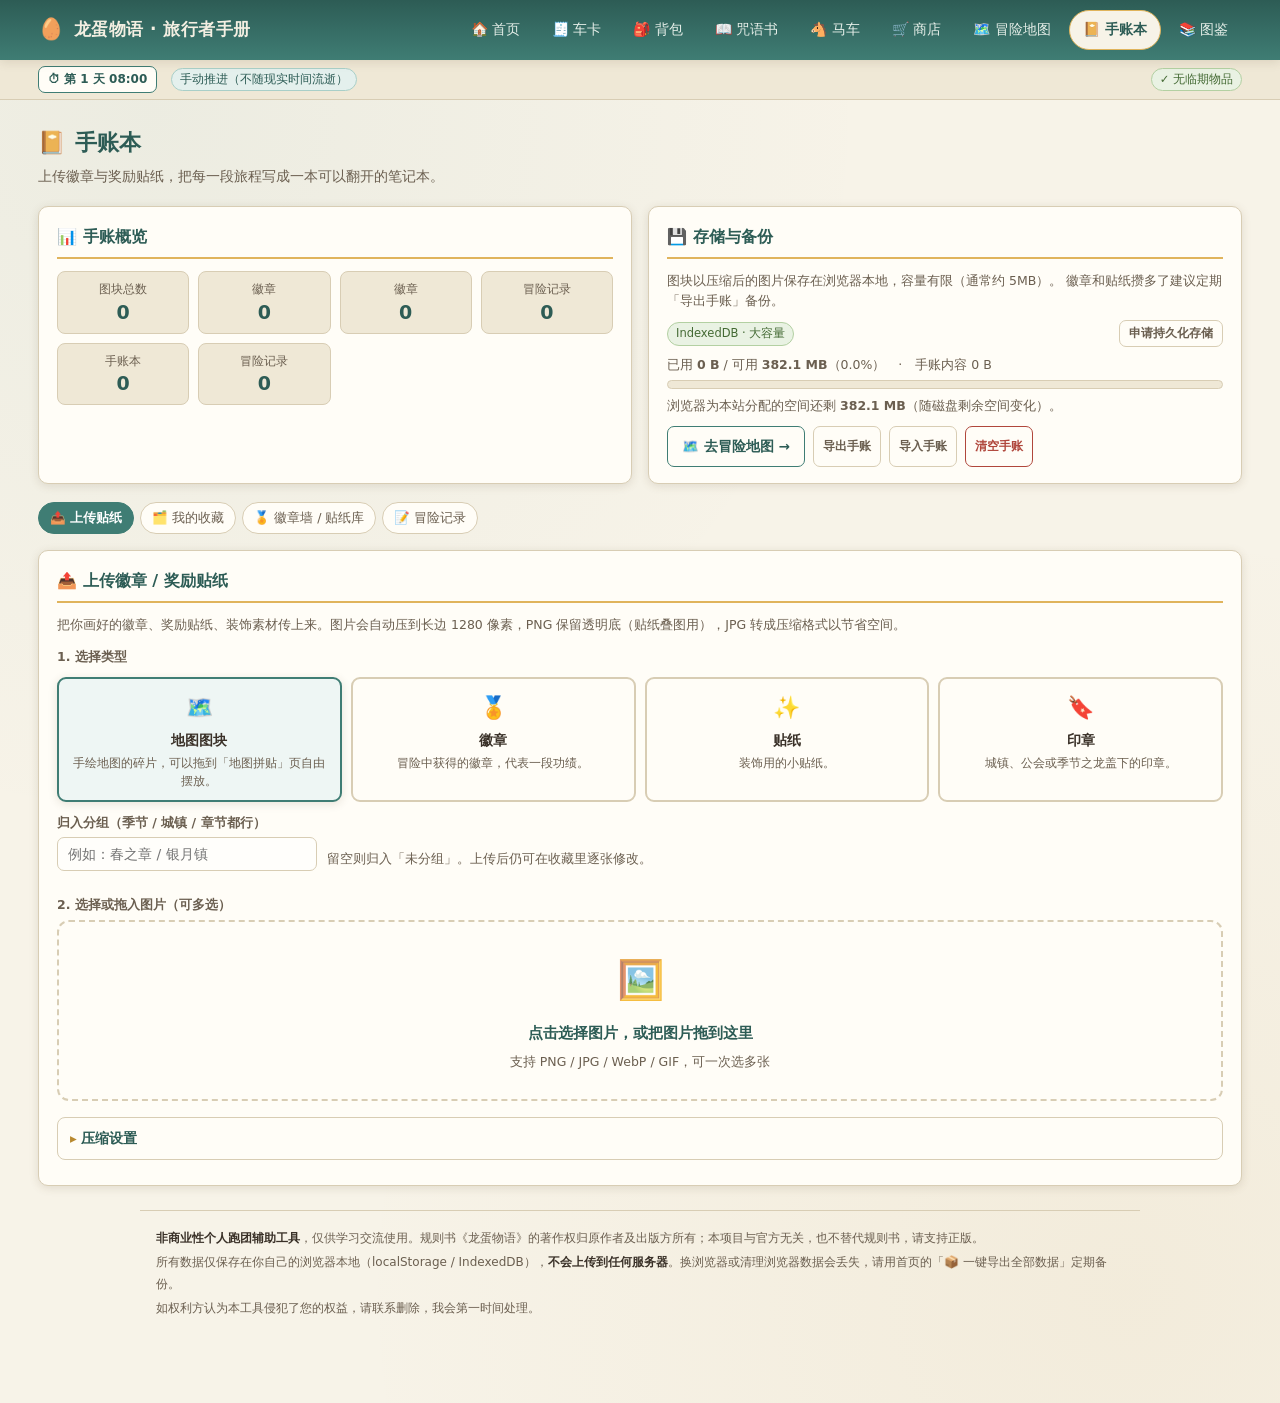
<file: journal.html>
﻿<!DOCTYPE html>
<html lang="zh-CN">
<head>
<meta charset="UTF-8">
<meta name="viewport" content="width=device-width,initial-scale=1">
<title>手账本 · 龙蛋物语</title>
<link rel="stylesheet" href="css/style.css?v=1afb06c2">
<style>
  .jtab{display:flex;gap:6px;flex-wrap:wrap;margin-bottom:16px}
  .dropzone{border:2px dashed var(--line);border-radius:12px;background:#fffdf7;padding:26px 18px;text-align:center;cursor:pointer;transition:.18s}
  .dropzone:hover{border-color:var(--gold);background:#fffaf0}
  .dropzone.over{border-color:var(--teal);background:#eef6f4;transform:scale(1.006)}
  .dropzone .big{font-size:38px;display:block;margin-bottom:8px;opacity:.75}
  .dropzone .t{font-weight:700;color:var(--teal-dk);font-size:15px;margin-bottom:5px}
  .dropzone .h{font-size:12.5px;color:var(--ink-soft)}
  .kindpick{display:grid;grid-template-columns:repeat(auto-fit,minmax(140px,1fr));gap:9px;margin:10px 0}
  .kindpick .k{border:2px solid var(--line);border-radius:9px;padding:10px;text-align:center;cursor:pointer;background:#fffdf7;transition:.15s}
  .kindpick .k:hover{border-color:var(--gold-lt)}
  .kindpick .k.on{border-color:var(--teal);background:#eef6f4;box-shadow:var(--shadow)}
  .kindpick .k .i{font-size:22px}
  .kindpick .k .n{font-weight:700;font-size:13.5px;margin-top:3px}
  .kindpick .k .d{font-size:11.5px;color:var(--ink-soft);line-height:1.5;margin-top:3px}
  .queueitem{display:flex;gap:11px;align-items:flex-start;border:1px solid var(--line);border-radius:9px;padding:10px;background:#fffdf7;margin-bottom:9px}
  .queueitem img{width:84px;height:84px;object-fit:contain;border-radius:7px;border:1px solid var(--line);background:repeating-conic-gradient(#f0ece0 0% 25%, #fff 0% 50%) 50%/14px 14px;flex:0 0 auto}
  .queueitem .fields{flex:1;min-width:0}
  .queueitem .fields input,.queueitem .fields select{margin-bottom:5px;font-size:13px;padding:5px 8px}
  .stickergrid{display:grid;grid-template-columns:repeat(auto-fill,minmax(158px,1fr));gap:12px}
  .stickercard{border:1px solid var(--line);border-radius:10px;background:#fffdf7;padding:9px;display:flex;flex-direction:column;gap:6px;transition:.15s;position:relative}
  .stickercard:hover{box-shadow:0 3px 14px rgba(90,72,45,.18);transform:translateY(-1px)}
  .stickercard .thumb{height:112px;border-radius:7px;display:flex;align-items:center;justify-content:center;overflow:hidden;background:repeating-conic-gradient(#f0ece0 0% 25%, #fff 0% 50%) 50%/16px 16px;border:1px solid var(--line)}
  .stickercard .thumb img{max-width:100%;max-height:100%;object-fit:contain}
  .stickercard .nm{font-weight:700;font-size:13.5px;line-height:1.4;word-break:break-all}
  .stickercard .meta{font-size:11.5px;color:var(--ink-soft)}
  .stickercard .acts{display:flex;gap:5px;flex-wrap:wrap;margin-top:auto}
  .pin{position:absolute;top:7px;right:7px}
  /* 分组 */
  .groupbox{border:1px solid var(--line);border-radius:11px;background:#fffdf7;margin-bottom:16px;overflow:hidden}
  .groupbox>.gh{display:flex;align-items:center;gap:9px;flex-wrap:wrap;padding:10px 14px;background:linear-gradient(180deg,#f4efe0,#efe8d6);border-bottom:1px solid var(--line)}
  .groupbox>.gh .gt{font-weight:700;color:var(--teal-dk);font-size:14.5px}
  .groupbox>.gb{padding:13px 14px}
  /* 拼贴 */
  .pagebar{display:flex;gap:6px;flex-wrap:wrap;align-items:center;margin-bottom:11px}
  .pagebar .pg{padding:5px 12px;border-radius:999px;border:1px solid var(--line);background:#fffdf7;font-size:12.5px;cursor:pointer;color:var(--ink-soft)}
  .pagebar .pg.active{background:var(--teal);border-color:var(--teal);color:#fff;font-weight:700}
  .pagebar .pg .n{opacity:.75;font-size:11px}
  .canvaswrap{position:relative;border:2px solid var(--line);border-radius:11px;overflow:hidden;background:#fdfaf2;min-height:480px;touch-action:none}
  .canvaswrap.gridbg{background-image:linear-gradient(rgba(63,125,116,.13) 1px, transparent 1px),linear-gradient(90deg, rgba(63,125,116,.13) 1px, transparent 1px);background-size:28px 28px}
  .tile{position:absolute;cursor:grab;user-select:none;transform-origin:center center}
  .tile img{display:block;width:100%;height:auto;pointer-events:none;filter:drop-shadow(0 2px 5px rgba(90,72,45,.3))}
  .tile.sel{outline:2px dashed var(--teal);outline-offset:3px}
  .tile.drag{cursor:grabbing;z-index:999!important;opacity:.92}
  .tile .tag{position:absolute;left:50%;bottom:-19px;transform:translateX(-50%);font-size:10.5px;white-space:nowrap;background:rgba(58,49,40,.82);color:#fff;padding:1px 7px;border-radius:999px;opacity:0;transition:.15s;pointer-events:none}
  .tile:hover .tag,.tile.sel .tag{opacity:1}
  /* 吸附辅助线 */
  .guide{position:absolute;background:var(--gold);pointer-events:none;z-index:900;opacity:.9}
  .guide.v{width:1px;top:0;bottom:0}
  .guide.h{height:1px;left:0;right:0}
  .palette{display:flex;gap:9px;flex-wrap:wrap;align-items:flex-start}
  .palette .p{border:1px solid var(--line);border-radius:8px;background:#fffdf7;padding:6px;width:92px;cursor:grab;text-align:center}
  .palette .p img{max-width:100%;height:56px;object-fit:contain;display:block;margin:0 auto;background:repeating-conic-gradient(#f0ece0 0% 25%, #fff 0% 50%) 50%/12px 12px;border-radius:5px}
  .palette .p .n{font-size:11px;margin-top:4px;color:var(--ink-soft);line-height:1.35;word-break:break-all}
  .badgewall{display:grid;grid-template-columns:repeat(auto-fill,minmax(128px,1fr));gap:14px}
  .badgewall .b{text-align:center;padding:12px 8px;border:1px solid var(--line);border-radius:11px;background:linear-gradient(180deg,#fffdf7,#faf5e8)}
  .badgewall .b img{max-width:100%;height:88px;object-fit:contain;display:block;margin:0 auto 7px;filter:drop-shadow(0 2px 4px rgba(90,72,45,.25))}
  .badgewall .b .n{font-weight:700;font-size:13px}
  .badgewall .b .s{font-size:11px;color:var(--ink-soft)}
  .entrycard{border:1px solid var(--line);border-radius:10px;background:#fffdf7;padding:13px 15px;margin-bottom:11px}
  .entrycard .hd{display:flex;align-items:baseline;gap:9px;flex-wrap:wrap;margin-bottom:6px}
  .entrycard .hd .t{font-weight:700;font-size:15px;color:var(--teal-dk)}
  .entrycard .kv{font-size:12.5px;color:var(--ink-soft);display:flex;gap:13px;flex-wrap:wrap;margin-bottom:6px}
  .entrycard .note{font-size:13px;white-space:pre-wrap;line-height:1.7}
  .entrycard .bs{display:flex;gap:6px;flex-wrap:wrap;margin-top:8px}
  .entrycard .bs img{height:40px;border-radius:6px;border:1px solid var(--line);background:#fff}

﻿  /* ---------- 笔记本 UI ---------- */
  /* 书架：一小本一小本。用 auto-fill + 定宽，book 不会被拉宽成大方块。
     （原来 auto-fill(196px,1fr) 在宽屏上每本都被拉到几百像素，所以显得又宽又丑） */
  .nb-shelf{
    display:grid;grid-template-columns:repeat(auto-fill,104px);
    gap:13px 11px;padding:6px 2px;justify-content:start;
  }
  .nb-book{cursor:pointer;transition:.18s;position:relative;width:104px}
  .nb-book:hover{transform:translateY(-4px)}
  .nb-book:hover .nb-cover{box-shadow:0 9px 18px rgba(60,45,25,.34)}
  .nb-cover{
    position:relative;height:142px;border-radius:3px 8px 8px 3px;
    box-shadow:0 4px 11px rgba(60,45,25,.26);overflow:hidden;
    display:flex;flex-direction:column;
  }
  .nb-cover::before{        /* 书脊 */
    content:"";position:absolute;left:0;top:0;bottom:0;width:11px;
    background:linear-gradient(90deg,rgba(0,0,0,.32),rgba(0,0,0,.06) 62%,rgba(255,255,255,.12));
  }
  .nb-cover::after{         /* 纸张侧边 */
    content:"";position:absolute;right:0;top:5px;bottom:5px;width:4px;
    background:repeating-linear-gradient(180deg,#fdfaf2 0 2px,#e7dfca 2px 3px);
    border-radius:0 2px 2px 0;
  }
  .nb-label{
    margin:auto;width:80%;padding:6px 7px;background:rgba(255,253,247,.93);
    border-radius:2px;box-shadow:0 1px 4px rgba(0,0,0,.24);text-align:center;
  }
  .nb-label .t{font-weight:700;font-size:10.5px;line-height:1.3;color:#3a3128;
               display:-webkit-box;-webkit-line-clamp:3;-webkit-box-orient:vertical;overflow:hidden}
  .nb-label .d{font-size:8.5px;color:#6b5f50;margin-top:2px}
  .nb-thumb{
    margin:7px auto 0;width:74%;height:44px;border-radius:2px;overflow:hidden;
    background:#fdfaf2;box-shadow:0 1px 4px rgba(0,0,0,.2);position:relative;
  }
  .nb-thumb img{position:absolute;object-fit:contain}
  .nb-thumb .tx{position:absolute;color:#3a3128;font-weight:700;line-height:1.1}
  .nb-meta{text-align:center;margin-top:6px;font-size:10px;line-height:1.35;color:var(--ink-soft)}
  .nb-meta b{color:var(--teal-dk)}
  .nb-strip{position:absolute;top:0;right:14px;width:9px;height:32px;
            background:rgba(255,253,247,.88);border-radius:0 0 2px 2px;
            box-shadow:0 1px 3px rgba(0,0,0,.18)}

  /* 书桌 */
  .nb-shelf-wrap{
    background:linear-gradient(180deg,#e9dfc9,#ded2b6);
    border:1px solid var(--line);border-radius:10px;padding:15px 14px;
    box-shadow:inset 0 3px 12px rgba(120,100,65,.18);
  }

  /* ---------- 摊开的笔记本 ---------- */
  .spread{
    position:relative;display:grid;grid-template-columns:1fr 1fr;gap:0;
    background:#c9b690;border-radius:10px;padding:15px 15px 15px 46px;
    box-shadow:0 10px 30px rgba(60,45,25,.3), inset 0 0 0 1px #b9a37c;
  }
  .spread::before{        /* 中缝阴影 */
    content:"";position:absolute;left:calc(50% + 8px);top:15px;bottom:15px;width:30px;
    transform:translateX(-50%);pointer-events:none;z-index:5;
    background:linear-gradient(90deg,rgba(90,70,40,.005),rgba(90,70,40,.22) 46%,rgba(90,70,40,.005));
  }
  .spread::after{         /* 装订孔 */
    content:"";position:absolute;left:11px;top:15px;bottom:15px;width:24px;
    background-image:radial-gradient(circle at 12px 15px, rgba(60,45,25,.55) 6px, transparent 7px);
    background-size:24px 38px;background-repeat:repeat-y;pointer-events:none;
  }
  .leaf{position:relative;background:#fdfaf2;min-height:560px;overflow:hidden;touch-action:none}
  .leaf.l{background:linear-gradient(90deg,#f4ecd8,#fdfaf2 9%);border-radius:6px 0 0 6px}
  .leaf.r{background:linear-gradient(270deg,#f4ecd8,#fdfaf2 9%);border-radius:0 6px 6px 0;
          box-shadow:-1px 0 0 rgba(150,130,95,.4)}
  .leaf .leafin{position:relative;width:100%;height:100%;min-height:560px}
  .leaf-u{position:absolute;cursor:grab;user-select:none;transform-origin:center center}
  .leaf-u.drag{cursor:grabbing;z-index:9999!important;opacity:.94}
  .leaf-u.sel{outline:2px dashed var(--teal);outline-offset:3px}
  .leaf-u img{display:block;width:100%;height:auto;pointer-events:none;
              filter:drop-shadow(0 2px 4px rgba(90,72,45,.26))}
  .leaf-u .tx{width:100%;min-height:1.4em;line-height:1.55;white-space:pre-wrap;word-break:break-word;
              padding:3px 5px;outline:none;border-radius:4px}
  .leaf-u .tx:focus{background:rgba(255,255,255,.62);outline:1px dashed var(--gold)}
  .leaf-u .tape{position:absolute;left:50%;top:-11px;transform:translateX(-50%) rotate(-3deg);
                width:62%;height:19px;background:rgba(232,214,166,.85);
                border-left:1px dashed rgba(255,255,255,.7);border-right:1px dashed rgba(255,255,255,.7);
                box-shadow:0 1px 3px rgba(90,72,45,.2);pointer-events:none}
  .leaf-u .rs{position:absolute;right:-7px;bottom:-7px;width:15px;height:15px;border-radius:3px;
              background:var(--teal);border:2px solid #fff;cursor:nwse-resize;opacity:0;transition:.15s}
  .leaf-u.sel .rs,.leaf-u:hover .rs{opacity:1}
  .leaf-u .del{position:absolute;left:-9px;top:-9px;width:18px;height:18px;border-radius:50%;
               background:var(--red);color:#fff;font-size:11px;line-height:18px;text-align:center;
               cursor:pointer;opacity:0;transition:.15s;font-weight:700}
  .leaf-u.sel .del{opacity:1}
  .lg{position:absolute;background:var(--gold);pointer-events:none;z-index:9000;opacity:.9}
  .lg.v{width:1px;top:0;bottom:0}
  .lg.h{height:1px;left:0;right:0}
  .leaf-notes{padding:20px 20px 20px 26px;height:100%;overflow:auto}
  .leaf-notes h3{margin:0 0 12px;font-size:15px;color:var(--teal-dk);
                 border-bottom:1px solid var(--gold-lt);padding-bottom:7px}
  .leaf-notes label.fld>span{font-size:12px}
  .leaf-empty{position:absolute;inset:0;display:flex;flex-direction:column;align-items:center;
              justify-content:center;color:#a89b85;font-size:13.5px;text-align:center;padding:20px}

  .leafbar{display:flex;gap:7px;flex-wrap:wrap;align-items:center;margin:13px 0 11px}
  .leafbar .lf{padding:5px 12px;border-radius:999px;border:1px solid var(--line);background:#fffdf7;
               font-size:12.5px;cursor:pointer;color:var(--ink-soft)}
  .leafbar .lf.active{background:var(--teal);border-color:var(--teal);color:#fff;font-weight:700}
  .leafbar .lf .n{opacity:.7;font-size:11px}

  .side h3{margin:0 0 9px;font-size:13.5px;color:var(--teal-dk);
           border-bottom:1px solid var(--gold-lt);padding-bottom:6px;
           display:flex;align-items:center;gap:6px;flex-wrap:wrap}
  .side .card{padding:13px 14px;margin-bottom:12px}
  .papers{display:flex;gap:8px;flex-wrap:wrap}
  .papers .pp{width:44px;height:44px;border-radius:7px;border:2px solid var(--line);cursor:pointer;
              transition:.13s;position:relative}
  .papers .pp:hover{border-color:var(--gold-lt)}
  .papers .pp.on{border-color:var(--teal);box-shadow:0 0 0 2px rgba(63,125,116,.2)}
  .papers .pp .lbl{position:absolute;bottom:-15px;left:50%;transform:translateX(-50%);
                   font-size:9.5px;color:var(--ink-soft);white-space:nowrap}
  .covers{display:flex;gap:9px;flex-wrap:wrap}
  .covers .cv{width:40px;height:52px;border-radius:3px 7px 7px 3px;cursor:pointer;
              border:2px solid transparent;box-shadow:0 2px 6px rgba(60,45,25,.25);position:relative}
  .covers .cv.on{border-color:var(--teal);box-shadow:0 0 0 2px rgba(63,125,116,.25)}
  .fontpick{display:flex;gap:6px;flex-wrap:wrap}
  .fontpick .fp{padding:4px 9px;border-radius:7px;border:1px solid var(--line);background:#fffdf7;
                font-size:12px;cursor:pointer}
  .fontpick .fp.on{border-color:var(--teal);background:#eef6f4;font-weight:700}  /* 分组 */
  .groupbox{border:1px solid var(--line);border-radius:11px;background:#fffdf7;margin-bottom:16px;overflow:hidden}
  .groupbox>.gh{display:flex;align-items:center;gap:9px;flex-wrap:wrap;padding:10px 14px;background:linear-gradient(180deg,#f4efe0,#efe8d6);border-bottom:1px solid var(--line)}
  .groupbox>.gh .gt{font-weight:700;color:var(--teal-dk);font-size:14.5px}
  .groupbox>.gb{padding:13px 14px}
  /* 拼贴 */
  .pagebar{display:flex;gap:6px;flex-wrap:wrap;align-items:center;margin-bottom:11px}
  .pagebar .pg{padding:5px 12px;border-radius:999px;border:1px solid var(--line);background:#fffdf7;font-size:12.5px;cursor:pointer;color:var(--ink-soft)}
  .pagebar .pg.active{background:var(--teal);border-color:var(--teal);color:#fff;font-weight:700}
  .pagebar .pg .n{opacity:.75;font-size:11px}
  .canvaswrap{position:relative;border:2px solid var(--line);border-radius:11px;overflow:hidden;background:#fdfaf2;min-height:480px;touch-action:none}
  .canvaswrap.gridbg{background-image:linear-gradient(rgba(63,125,116,.13) 1px, transparent 1px),linear-gradient(90deg, rgba(63,125,116,.13) 1px, transparent 1px);background-size:28px 28px}
  .tile{position:absolute;cursor:grab;user-select:none;transform-origin:center center}
  .tile img{display:block;width:100%;height:auto;pointer-events:none;filter:drop-shadow(0 2px 5px rgba(90,72,45,.3))}
  .tile.sel{outline:2px dashed var(--teal);outline-offset:3px}
  .tile.drag{cursor:grabbing;z-index:999!important;opacity:.92}
  .tile .tag{position:absolute;left:50%;bottom:-19px;transform:translateX(-50%);font-size:10.5px;white-space:nowrap;background:rgba(58,49,40,.82);color:#fff;padding:1px 7px;border-radius:999px;opacity:0;transition:.15s;pointer-events:none}
  .tile:hover .tag,.tile.sel .tag{opacity:1}
  /* 吸附辅助线 */
  .guide{position:absolute;background:var(--gold);pointer-events:none;z-index:900;opacity:.9}
  .guide.v{width:1px;top:0;bottom:0}
  .guide.h{height:1px;left:0;right:0}
  .palette{display:flex;gap:9px;flex-wrap:wrap;align-items:flex-start}
  .palette .p{border:1px solid var(--line);border-radius:8px;background:#fffdf7;padding:6px;width:92px;cursor:grab;text-align:center}
  .palette .p img{max-width:100%;height:56px;object-fit:contain;display:block;margin:0 auto;background:repeating-conic-gradient(#f0ece0 0% 25%, #fff 0% 50%) 50%/12px 12px;border-radius:5px}
  .palette .p .n{font-size:11px;margin-top:4px;color:var(--ink-soft);line-height:1.35;word-break:break-all}
  .badgewall{display:grid;grid-template-columns:repeat(auto-fill,minmax(128px,1fr));gap:14px}
  .badgewall .b{text-align:center;padding:12px 8px;border:1px solid var(--line);border-radius:11px;background:linear-gradient(180deg,#fffdf7,#faf5e8)}
  .badgewall .b img{max-width:100%;height:88px;object-fit:contain;display:block;margin:0 auto 7px;filter:drop-shadow(0 2px 4px rgba(90,72,45,.25))}
  .badgewall .b .n{font-weight:700;font-size:13px}
  .badgewall .b .s{font-size:11px;color:var(--ink-soft)}
  .entrycard{border:1px solid var(--line);border-radius:10px;background:#fffdf7;padding:13px 15px;margin-bottom:11px}
  .entrycard .hd{display:flex;align-items:baseline;gap:9px;flex-wrap:wrap;margin-bottom:6px}
  .entrycard .hd .t{font-weight:700;font-size:15px;color:var(--teal-dk)}
  .entrycard .kv{font-size:12.5px;color:var(--ink-soft);display:flex;gap:13px;flex-wrap:wrap;margin-bottom:6px}
  .entrycard .note{font-size:13px;white-space:pre-wrap;line-height:1.7}
  .entrycard .bs{display:flex;gap:6px;flex-wrap:wrap;margin-top:8px}
  .entrycard .bs img{height:40px;border-radius:6px;border:1px solid var(--line);background:#fff}

  .usage{height:9px;background:var(--parch-2);border:1px solid var(--line);border-radius:999px;overflow:hidden}
  .usage>i{display:block;height:100%;background:linear-gradient(90deg,#8fbf7a,#5f8b4c);transition:width .3s}
  .usage.warn>i{background:linear-gradient(90deg,#e0b45c,#c9902f)}
  .usage.crit>i{background:linear-gradient(90deg,#d9765f,#b0473c)}

/* ---------- 自由涂鸦 ---------- */
.leaf.r{position:relative}
.sbink{position:absolute;left:0;top:0;z-index:5;pointer-events:none;touch-action:none}
.leaf.r.drawing .sbink{pointer-events:auto;cursor:crosshair}
.leaf.r.drawing .leafin{pointer-events:none}
.leaf.r.drawing .leaf-u{pointer-events:none}
.leaf.r.drawing{outline:2px dashed var(--teal,#4ec9d4);outline-offset:3px}

/* ---------- 自由涂鸦 · 悬浮工具栏 ---------- */
#inkBar{display:none}
#inkBar.on{
  display:flex;align-items:center;gap:8px;flex-wrap:wrap;
  position:fixed;left:50%;bottom:18px;transform:translateX(-50%);
  background:linear-gradient(180deg,#2c3742,#222b34);
  border:1px solid #3d4b58;border-radius:13px;padding:8px 11px;
  box-shadow:0 12px 34px rgba(0,0,0,.42);
  z-index:260;max-width:calc(100vw - 24px);
}
#inkBar.floating{transform:none}
#inkBar .ib-grip{
  cursor:grab;color:#7d8f9e;font-size:16px;line-height:1;padding:0 3px;user-select:none;
}
#inkBar .ib-grip:active{cursor:grabbing}
#inkBar .ib-sep{width:1px;height:22px;background:#3d4b58}
#inkBar .ib-tools,#inkBar .ib-sizes,#inkBar .ib-colors,#inkBar .ib-acts{display:flex;gap:5px;align-items:center}
#inkBar button{
  background:#333f4b;border:1px solid #46545f;color:#dfe8f2;border-radius:8px;
  cursor:pointer;padding:0;display:flex;align-items:center;justify-content:center;transition:.12s;
}
#inkBar .ib-t{width:32px;height:30px;font-size:15px}
#inkBar .ib-s{width:28px;height:30px}
#inkBar .ib-s i{display:block;background:#dfe8f2;border-radius:50%}
#inkBar .ib-c{width:22px;height:22px;border-radius:50%;border:2px solid #55636f}
#inkBar button:hover{border-color:#4ec9d4;color:#fff}
#inkBar .ib-t.on,#inkBar .ib-s.on{border-color:#e8b04b;background:#4a4433;color:#ffe6b0}
#inkBar .ib-c.on{border-color:#e8b04b;box-shadow:0 0 0 2px rgba(232,176,75,.45)}
#inkBar .ib-a{width:30px;height:30px;font-size:14px}
#inkBar .ib-close{border-color:#7a4038;color:#e8a99f}
#inkBar .ib-close:hover{border-color:#d9776b;color:#fff;background:#5c332e}
#inkBar .ib-custom input{
  width:26px;height:26px;padding:0;border:2px solid #55636f;border-radius:50%;
  background:none;cursor:pointer;
}
#inkBar .ib-hint{color:#8ea0b5;font-size:11px;margin-left:2px;white-space:nowrap}

/* ---------- 文字的移动手柄 ---------- */
.leaf-u .mv{
  position:absolute;left:-11px;top:50%;transform:translateY(-50%);
  width:17px;height:26px;line-height:26px;text-align:center;
  font-size:12px;color:#fff;background:var(--teal,#4ec9d4);
  border-radius:5px;cursor:grab;opacity:0;transition:.12s;
  user-select:none;z-index:3;box-shadow:0 1px 4px rgba(0,0,0,.25);
}
.leaf-u:hover .mv,.leaf-u.sel .mv{opacity:.95}
.leaf-u .mv:active{cursor:grabbing}
.leaf-u.drag .mv{opacity:1}

/* ---------- 徽章墙（紧凑版） ---------- */
.badgewall{display:grid;grid-template-columns:repeat(auto-fill,minmax(74px,1fr));gap:7px}
.badgewall .b{
  text-align:center;padding:6px 4px 5px;border:1px solid var(--line);border-radius:8px;
  background:linear-gradient(180deg,#fffdf7,#faf5e8);cursor:pointer;transition:.12s;
  display:flex;flex-direction:column;align-items:center;justify-content:flex-start;
}
.badgewall .b:hover{
  border-color:var(--teal,#4ec9d4);transform:translateY(-2px);
  box-shadow:0 5px 14px rgba(90,72,45,.2);background:#fff;
}
.badgewall .b img{
  max-width:100%;height:42px;width:auto;object-fit:contain;display:block;margin:0 auto 4px;
  filter:drop-shadow(0 1px 2px rgba(90,72,45,.28));
}
.badgewall .b .n{
  font-weight:600;font-size:10.5px;line-height:1.25;color:var(--ink);
  overflow:hidden;text-overflow:ellipsis;display:-webkit-box;
  -webkit-line-clamp:2;-webkit-box-orient:vertical;word-break:break-all;
}

/* ---------- 贴纸库（紧凑版，和徽章墙一致的风格） ---------- */
/* 说明：.stickerlib / .sk 以前完全没有样式定义，图片按原始尺寸撑开，
   所以贴纸库看着又大又乱。这里补上并压紧。 */
.stickerlib{
  display:grid;grid-template-columns:repeat(auto-fill,minmax(78px,1fr));
  gap:7px;max-height:52vh;overflow:auto;padding:2px 1px 4px;
}
.stickerlib .sk{
  text-align:center;padding:6px 4px 5px;border:1px solid var(--line);border-radius:8px;
  background:linear-gradient(180deg,#fffdf7,#faf5e8);cursor:pointer;transition:.12s;
  display:flex;flex-direction:column;align-items:center;justify-content:flex-start;
  overflow:hidden;
}
.stickerlib .sk:hover{
  border-color:var(--teal,#4ec9d4);transform:translateY(-2px);
  box-shadow:0 5px 14px rgba(90,72,45,.2);background:#fff;
}
.stickerlib .sk img{
  max-width:100%;height:46px;width:auto;object-fit:contain;display:block;margin:0 auto 4px;
  filter:drop-shadow(0 1px 2px rgba(90,72,45,.28));
}
.stickerlib .sk .n{
  font-weight:600;font-size:10.5px;line-height:1.25;color:var(--ink);
  overflow:hidden;text-overflow:ellipsis;display:-webkit-box;
  -webkit-line-clamp:2;-webkit-box-orient:vertical;word-break:break-all;
}
/* 侧栏里的贴纸库再小一号，给纸张留地方 */
.sb-side .stickerlib{grid-template-columns:repeat(auto-fill,minmax(66px,1fr));gap:6px;max-height:40vh}
.sb-side .stickerlib .sk img{height:38px}
.sb-side .stickerlib .sk .n{font-size:10px}

/* ---------- 旋转手柄 ---------- */
.leaf-u .rot{
  position:absolute;left:-11px;top:-11px;width:20px;height:20px;line-height:19px;
  text-align:center;font-size:13px;color:#fff;
  background:var(--gold,#e8b04b);border-radius:50%;cursor:grab;
  opacity:0;transition:.12s;user-select:none;z-index:4;
  box-shadow:0 1px 4px rgba(0,0,0,.3);
}
.leaf-u:hover .rot,.leaf-u.sel .rot{opacity:1}
.leaf-u .rot:active{cursor:grabbing}
.leaf-u.rotating .rot{opacity:1;background:var(--teal,#4ec9d4)}
.leaf-u.rotating{outline:2px dashed var(--teal,#4ec9d4);outline-offset:3px}
/* 转动时实时显示角度 */
.leaf-u .rotbadge{
  position:absolute;left:50%;top:-26px;transform:translateX(-50%);
  background:rgba(44,55,66,.93);color:#fff;font-size:11px;font-weight:700;
  padding:2px 7px;border-radius:9px;white-space:nowrap;pointer-events:none;z-index:6;
}
</style>
</head>
<body>
<div class="wrap">
  <div class="page-title"><span>📔</span>手账本</div>
  <div class="page-sub">上传徽章与奖励贴纸，把每一段旅程写成一本可以翻开的笔记本。</div>

  <div id="expiryBanner"></div>

  <div class="grid c2">
    <div class="card">
      <h2>📊 手账概览</h2>
      <div id="statsBox"></div>
    </div>
    <div class="card">
      <h2>💾 存储与备份</h2>
      <div class="hint" style="margin-bottom:9px">
        图块以压缩后的图片保存在浏览器本地，容量有限（通常约 5MB）。
        徽章和贴纸攒多了建议定期「导出手账」备份。
      </div>
      <div id="usageBox"></div>
      <div class="btnrow">
        <a class="btn sm" href="map.html">🗺️ 去冒险地图 →</a>
        <button class="ghost sm" id="btnExportJ">导出手账</button>
        <button class="ghost sm" id="btnImportJ">导入手账</button>
        <button class="danger sm" id="btnClearJ">清空手账</button>
      </div>
      <input type="file" id="fileImportJ" accept=".json" style="display:none">
    </div>
  </div>

  <div class="jtab" id="jtab" style="margin-top:18px"></div>
  <div id="pane"></div>
  <!-- 页脚声明：非商业 · 仅供学习交流 · 版权归属原作者 -->
  <footer class="notice">
    <p><b>非商业性个人跑团辅助工具</b>，仅供学习交流使用。规则书《龙蛋物语》的著作权归原作者及出版方所有；本项目与官方无关，也不替代规则书，请支持正版。</p>
    <p>所有数据仅保存在你自己的浏览器本地（localStorage / IndexedDB），<b>不会上传到任何服务器</b>。换浏览器或清理浏览器数据会丢失，请用首页的「📦 一键导出全部数据」定期备份。</p>
    <p>如权利方认为本工具侵犯了您的权益，请联系删除，我会第一时间处理。</p>
  </footer>

</div>

<div class="toast" id="toast"></div>

<script src="js/data/items.js?v=0a752df4"></script>
<script src="js/data/rules.js?v=1974519d"></script>
<script src="js/data/magic.js?v=4919a17f"></script>
<script src="js/core/state.js?v=70eff126"></script>
<script src="js/core/archive.js?v=a3f5c344"></script>
<script src="js/core/saves.js?v=8ff6ddee"></script>
<script src="js/core/inventory.js?v=9f0b49da"></script>
<script src="js/core/ledger.js?v=3e9fd21a"></script>
<script src="js/core/storage.js?v=a1e43811"></script>
<script src="js/core/worldmap.js?v=d775f824"></script>
<script src="js/core/journal.js?v=0789d6b9"></script>
<script src="js/core/ui.js?v=300204c3"></script>
<script src="js/core/character.js?v=6b6ae62a"></script>
<script>DE.ui.bootPage({ after: function () {
  var $ = DE.ui.$;
  var c = DE.store.character;
  var J = DE.journal.empty();      // 先占位，随后异步载入真实数据
  DE.journal.book = J;
  var tab = "upload";
  var queue = [];
  var uploadKind = "map";
  var uploadGroup = "";
  var filterKind = "all";
  var filterQ = "";
  var groupMode = "flat";     // flat | grouped
  var selId = null;
  var snapOn = true;
  var SNAP_TOL = 9;

  var TABS = [
    { id:"upload",  label:"📤 上传贴纸" },
    { id:"collect", label:"🗂️ 我的收藏" },
    { id:"wall",    label:"🏅 徽章墙 / 贴纸库" },
    { id:"log",     label:"📝 冒险记录" }
  ];

  /* 异步保存；返回 Promise<boolean> */
  function persist() {
    return DE.journal.save(J).then(function (r) {
      if (!r || !r.ok) { DE.ui.toast((r && r.error) || "保存失败。", "err"); return false; }
      refreshUsage();
      return true;
    }).catch(function (e) {
      DE.ui.toast("保存失败：" + (e && e.message ? e.message : e), "err");
      return false;
    });
  }
  function kindOf(k) { return DE.STICKER_KINDS[k] || DE.STICKER_KINDS.sticker; }
  function imgTag(s, extra) {
    return '<img src="' + s.dataUrl + '" alt="' + DE.ui.esc(s.name) + '"' + (extra || "") + ">";
  }
  function groupName(g) { return g ? g : "未分组"; }
  function renderTabs() {
    $("#jtab").innerHTML = TABS.map(function (t) {
      return '<span class="chip' + (tab === t.id ? " active" : "") + '" data-jt="' + t.id + '">' + t.label + "</span>";
    }).join("");
    DE.ui.$$("[data-jt]").forEach(function (x) {
      x.onclick = function () { tab = x.getAttribute("data-jt"); selId = null; render(); };
    });
  }

  /* ---------- 概览与占用 ---------- */
  var quota = null;
  var persisted = false;

  function refreshUsage() {
    DE.storage.estimate().then(function (q) { quota = q; renderUsage(); });
  }

  function renderUsage() {
    var st = DE.journal.stats(J);
    var contentBytes = st.bytes;
    var mode = DE.storage.mode();
    var isIDB = mode === "idb";

    var head, bar, note = "";
    if (quota && quota.quota) {
      var pct = Math.min(100, quota.percent);
      var cls = pct >= 85 ? "crit" : (pct >= 60 ? "warn" : "");
      head = "已用 <b>" + DE.storage.fmt(quota.usage) + "</b> / 可用 <b>" + DE.storage.fmt(quota.quota) +
             "</b>（" + pct.toFixed(1) + "%）　·　手账内容 " + DE.storage.fmt(contentBytes);
      bar = '<div class="usage ' + cls + '"><i style="width:' + pct + '%"></i></div>';
      note = '<div class="hint" style="margin-top:7px">浏览器为本站分配的空间还剩 <b>' +
             DE.storage.fmt(quota.available) + "</b>（随磁盘剩余空间变化）。</div>";
      if (pct >= 85) {
        note += '<div class="alert red" style="margin-top:9px"><span class="ico">\u26a0\ufe0f</span>' +
          "<div>空间快用满了。请导出备份后清理，或删掉一些图块。</div></div>";
      }
    } else {
      head = "手账内容 <b>" + DE.storage.fmt(contentBytes) + "</b>（浏览器未提供额度信息）";
      bar = "";
    }

    var modeBadge = isIDB
      ? '<span class="badge green">IndexedDB · 大容量</span>'
      : '<span class="badge red">localStorage · 仅约 5MB</span>';

    DE.ui.$("#usageBox").innerHTML =
      '<div class="inline" style="margin-bottom:8px">' + modeBadge +
        (persisted ? '<span class="badge teal">已申请持久化</span>' : "") +
        '<span style="margin-left:auto"></span>' +
        '<button class="sm ghost" id="btnPersist">申请持久化存储</button>' +
      "</div>" +
      '<div class="hint" style="margin-bottom:5px">' + head + "</div>" + bar + note +
      (isIDB ? "" : '<div class="alert gold" style="margin-top:9px"><span class="ico">\ud83d\udca1</span>' +
        "<div>当前浏览器或隐私模式下无法使用 IndexedDB，只能用小容量的 localStorage。" +
        "换用普通窗口的 Chrome / Edge 即可获得 GB 级空间。</div></div>");

    var bp = DE.ui.$("#btnPersist");
    if (bp) bp.onclick = function () {
      DE.storage.persist().then(function (granted) {
        persisted = granted;
        DE.ui.toast(granted
          ? "已获得持久化存储：浏览器不会自动清理本站数据。"
          : "浏览器暂未授予持久化（通常需要把本站加入书签或经常访问）。数据仍会正常保存。",
          granted ? "ok" : "");
        renderUsage();
      });
    };
  }

  function renderStats() {
    var st = DE.journal.stats(J);
    $("#statsBox").innerHTML =
      '<div class="statgrid">' +
        '<div class="stat"><div class="k">图块总数</div><div class="v">' + st.total + "</div></div>" +
        '<div class="stat"><div class="k">徽章</div><div class="v">' + (st.byKind.badge || 0) + "</div></div>" +
        '<div class="stat"><div class="k">徽章</div><div class="v">' + (st.byKind.badge || 0) + "</div></div>" +
        '<div class="stat"><div class="k">冒险记录</div><div class="v">' + st.entries + "</div></div>" +
        '<div class="stat"><div class="k">手账本</div><div class="v">' + st.entries + "</div></div>" +
        '<div class="stat"><div class="k">冒险记录</div><div class="v">' + st.entries + "</div></div>" +
      "</div>";
  }

  /* 分组下拉（用于上传 / 编辑 / 建页） */
  function groupOptions(sel) {
    return '<option value="">— 未分组 —</option>' +
      DE.journal.allGroups(J).map(function (g) {
        return '<option value="' + DE.ui.esc(g) + '"' + (g === sel ? " selected" : "") + ">" +
          DE.ui.esc(g) + "</option>";
      }).join("");
  }

  /* ============================================================
   *  上传图块
   * ============================================================ */
  function paneUpload() {
    var kinds = Object.keys(DE.STICKER_KINDS).map(function (k) {
      var K = DE.STICKER_KINDS[k];
      return '<div class="k' + (uploadKind === k ? " on" : "") + '" data-kind="' + k + '">' +
        '<div class="i">' + K.icon + '</div><div class="n">' + K.label + '</div>' +
        '<div class="d">' + DE.ui.esc(K.desc) + "</div></div>";
    }).join("");

    var qhtml = "";
    if (queue.length) {
      qhtml = '<h3 style="margin-top:16px">待入库（' + queue.length + " 张）</h3>" +
        queue.map(function (q, i) {
          return '<div class="queueitem">' + imgTag({ dataUrl: q.dataUrl, name: q.fileName }) +
            '<div class="fields">' +
              '<input type="text" data-qn="' + i + '" value="' + DE.ui.esc(q.name) + '" placeholder="名称，例如：迷雾森林北侧">' +
              '<input type="text" data-qs="' + i + '" value="' + DE.ui.esc(q.source) + '" placeholder="来源，例如：第 3 次旅行 / 银月镇">' +
              '<select data-qg="' + i + '">' + groupOptions(q.group) + "</select>" +
              '<div style="font-size:11.5px;color:var(--ink-soft)">' +
                q.origWidth + "×" + q.origHeight + " → " + q.width + "×" + q.height +
                (q.resized ? "（已压缩）" : "（原尺寸）") + "　" + DE.journal.fmtBytes(q.bytes) +
              "</div>" +
            "</div>" +
            '<button class="sm danger" data-qd="' + i + '">移除</button></div>';
        }).join("") +
        '<div class="btnrow"><button class="primary" id="btnCommit">全部存入收藏（' + queue.length + "）</button>" +
        '<button class="ghost" id="btnClearQ">清空待入库</button></div>';
    }

    return '<div class="card"><h2>📤 上传徽章 / 奖励贴纸</h2>' +
      '<div class="hint" style="margin-bottom:11px">' +
      "把你画好的徽章、奖励贴纸、装饰素材传上来。图片会自动压到长边 " + DE.journal.DEFAULTS.maxSide +
      " 像素，PNG 保留透明底（贴纸叠图用），JPG 转成压缩格式以节省空间。</div>" +
      '<div style="font-size:12.5px;color:var(--ink-soft);font-weight:600;margin-bottom:5px">1. 选择类型</div>' +
      '<div class="kindpick">' + kinds + "</div>" +
      '<div class="row" style="align-items:flex-end">' +
        '<label class="fld" style="max-width:260px"><span>归入分组（季节 / 城镇 / 章节都行）</span>' +
          '<input type="text" id="upGroup" list="grpList" value="' + DE.ui.esc(uploadGroup) + '" placeholder="例如：春之章 / 银月镇">' +
          '<datalist id="grpList">' + DE.journal.allGroups(J).map(function (g) {
            return '<option value="' + DE.ui.esc(g) + '">';
          }).join("") + "</datalist></label>" +
        '<div style="flex:0 0 auto;padding-bottom:11px">' +
          '<span class="hint">留空则归入「未分组」。上传后仍可在收藏里逐张修改。</span></div>' +
      "</div>" +
      '<div style="font-size:12.5px;color:var(--ink-soft);font-weight:600;margin:12px 0 5px">2. 选择或拖入图片（可多选）</div>' +
      '<div class="dropzone" id="dz">' +
        '<span class="big">🖼️</span>' +
        '<div class="t">点击选择图片，或把图片拖到这里</div>' +
        '<div class="h">支持 PNG / JPG / WebP / GIF，可一次选多张</div>' +
      "</div>" +
      '<input type="file" id="fileUp" accept="image/*" multiple style="display:none">' +
      qhtml +
      '<details style="margin-top:16px"><summary>压缩设置</summary><div class="body">' +
        '<div class="row" style="margin-top:6px">' +
          '<label class="fld"><span>长边最大像素</span><input type="number" id="optMax" min="320" max="4096" step="16" value="' +
            DE.journal.DEFAULTS.maxSide + '"></label>' +
          '<label class="fld"><span>JPG 质量（0.3 ~ 1）</span><input type="number" id="optQ" min="0.3" max="1" step="0.02" value="' +
            DE.journal.DEFAULTS.quality + '"></label>' +
        "</div>" +
        '<div class="hint">徽章 / 贴纸 512~800 就够清晰了，也更省空间。改了设置后重新选择图片即可生效。</div>' +
      "</div></details></div>";
  }

  function bindUpload() {
    DE.ui.$$("[data-kind]").forEach(function (k) {
      k.onclick = function () { uploadKind = k.getAttribute("data-kind"); render(); };
    });
    var ug = $("#upGroup");
    if (ug) ug.oninput = function () { uploadGroup = this.value; };
    var dz = $("#dz"), fi = $("#fileUp");
    if (dz) {
      dz.onclick = function () { fi.click(); };
      ["dragenter", "dragover"].forEach(function (ev) {
        dz.addEventListener(ev, function (e) { e.preventDefault(); dz.classList.add("over"); });
      });
      ["dragleave", "drop"].forEach(function (ev) {
        dz.addEventListener(ev, function (e) { e.preventDefault(); dz.classList.remove("over"); });
      });
      dz.addEventListener("drop", function (e) {
        var fs = e.dataTransfer && e.dataTransfer.files;
        if (fs && fs.length) handleFiles(fs);
      });
    }
    if (fi) fi.onchange = function () { if (this.files.length) handleFiles(this.files); };
    DE.ui.$$("[data-qd]").forEach(function (b) {
      b.onclick = function () { queue.splice(+b.getAttribute("data-qd"), 1); render(); };
    });
    DE.ui.$$("[data-qn]").forEach(function (inp) {
      inp.oninput = function () { queue[+inp.getAttribute("data-qn")].name = inp.value; };
    });
    DE.ui.$$("[data-qs]").forEach(function (inp) {
      inp.oninput = function () { queue[+inp.getAttribute("data-qs")].source = inp.value; };
    });
    DE.ui.$$("[data-qg]").forEach(function (sel) {
      sel.onchange = function () { queue[+sel.getAttribute("data-qg")].group = sel.value; };
    });
    var bc = $("#btnCommit");
    if (bc) bc.onclick = commitQueue;
    var cq = $("#btnClearQ");
    if (cq) cq.onclick = function () { queue = []; render(); };
  }

  function opts() {
    return {
      maxSide: parseInt(($("#optMax") && $("#optMax").value) || DE.journal.DEFAULTS.maxSide, 10) || 1280,
      quality: parseFloat(($("#optQ") && $("#optQ").value) || DE.journal.DEFAULTS.quality) || 0.82
    };
  }

  function handleFiles(files) {
    var list = Array.prototype.slice.call(files);
    if (!list.length) return;
    var done = 0, failed = [];
    DE.ui.toast("正在处理 " + list.length + " 张图片…", "");
    list.forEach(function (f) {
      DE.journal.readImage(f, opts()).then(function (r) {
        queue.push({
          dataUrl: r.dataUrl, width: r.width, height: r.height,
          origWidth: r.origWidth, origHeight: r.origHeight,
          resized: r.resized, bytes: r.bytes, kind: uploadKind,
          name: f.name.replace(/\.[^.]+$/, ""), source: "", group: uploadGroup || "", fileName: f.name
        });
        done++;
        if (done + failed.length === list.length) finish();
      }).catch(function (e) {
        failed.push(f.name + "：" + e.message);
        if (done + failed.length === list.length) finish();
      });
    });
    function finish() {
      if (failed.length) DE.ui.toast("有 " + failed.length + " 张未能处理：" + failed.slice(0, 2).join("；"), "err");
      else DE.ui.toast("已加入 " + done + " 张待入库图块。", "ok");
      render();
    }
  }

  function commitQueue() {
    if (!queue.length) { DE.ui.toast("待入库是空的。", "err"); return; }
    var n = 0;
    queue.forEach(function (q) {
      DE.journal.addSticker(J, {
        kind: q.kind, name: q.name || "未命名图块", dataUrl: q.dataUrl,
        width: q.width, height: q.height, source: q.source, group: q.group,
        earnedISO: new Date().toISOString()
      });
      DE.journal.addGroup(J, q.group);
      n++;
    });
    persist().then(function (ok) {
      if (!ok) return;
      queue = [];
      DE.ui.toast("已存入 " + n + " 张图块。", "ok");
      tab = "collect";
      render();
    });
  }

  /* ============================================================
   *  我的收藏（支持分组视图）
   * ============================================================ */
  function stickerCard(s) {
    var K = kindOf(s.kind);
    return '<div class="stickercard">' +
      '<div class="thumb">' + imgTag(s) + "</div>" +
      '<div class="nm">' + DE.ui.esc(s.name) + "</div>" +
      '<div class="meta">' + K.icon + " " + K.label +
        (s.group ? '　<span class="badge gold">' + DE.ui.esc(s.group) + "</span>" : "") + "<br>" +
        (s.source ? DE.ui.esc(s.source) + "<br>" : "") +
        (s.width || "?") + "×" + (s.height || "?") + "　" + DE.journal.fmtBytes(s.bytes) + "</div>" +
      '<div class="acts">' +
        '<button class="sm ghost" data-rename="' + s.id + '">编辑</button>' +
        '<button class="sm danger" data-del="' + s.id + '">删除</button>' +
      "</div></div>";
  }

  function paneCollect() {
    var all = J.stickers || [];
    var list = all.filter(function (s) {
      if (filterKind !== "all" && s.kind !== filterKind) return false;
      if (filterQ && (s.name + " " + (s.source || "") + " " + (s.group || "")).toLowerCase().indexOf(filterQ) < 0) return false;
      return true;
    });
    var chips = ['<span class="chip' + (filterKind === "all" ? " active" : "") + '" data-fk="all">全部 ' + all.length + "</span>"];
    Object.keys(DE.STICKER_KINDS).forEach(function (k) {
      var n = all.filter(function (s) { return s.kind === k; }).length;
      chips.push('<span class="chip' + (filterKind === k ? " active" : "") + '" data-fk="' + k + '">' +
        DE.STICKER_KINDS[k].icon + " " + DE.STICKER_KINDS[k].label + " " + n + "</span>");
    });

    var body;
    if (!all.length) {
      body = '<div class="empty"><span class="big">🗂️</span>收藏还是空的。<br>' +
        '<span class="hint">去「📤 上传贴纸」把徽章和贴纸传上来吧。</span></div>';
    } else if (!list.length) {
      body = '<div class="empty">没有符合条件的图块。</div>';
    } else if (groupMode === "grouped") {
      /* 按分组分块显示 */
      var order = DE.journal.allGroups(J);
      var buckets = {};
      list.forEach(function (s) { var g = s.group || ""; (buckets[g] = buckets[g] || []).push(s); });
      var keys = order.filter(function (g) { return buckets[g]; });
      if (buckets[""]) keys = keys.concat([""]);
      body = keys.map(function (g) {
        var items = buckets[g] || [];
        return '<div class="groupbox"><div class="gh">' +
          '<span class="gt">' + (g ? "📁 " + DE.ui.esc(g) : "📂 未分组") + "</span>" +
          '<span class="badge">' + items.length + " 张</span>" +
          (g ? '<span style="margin-left:auto"></span><button class="sm ghost" data-delgroup="' + DE.ui.esc(g) + '">解散分组</button>' : "") +
          '</div><div class="gb"><div class="stickergrid">' +
          items.map(stickerCard).join("") + "</div></div></div>";
      }).join("");
    } else {
      body = '<div class="stickergrid">' + list.map(stickerCard).join("") + "</div>";
    }

    return '<div class="card"><h2>🗂️ 我的收藏</h2>' +
      '<div class="filters"><div class="chips">' + chips.join("") + "</div>" +
      '<input type="text" id="fq" placeholder="搜索名称 / 来源 / 分组…" value="' + DE.ui.esc(filterQ) + '">' +
      '<div class="chips">' +
        '<span class="chip' + (groupMode === "flat" ? " active" : "") + '" data-gm="flat">平铺</span>' +
        '<span class="chip' + (groupMode === "grouped" ? " active" : "") + '" data-gm="grouped">按分组</span>' +
      "</div>" +
      '<span style="margin-left:auto"></span>' +
      '<button class="sm primary" id="btnGoUpload">＋ 上传新图块</button></div>' +
      body + "</div>";
  }

  function bindCollect() {
    DE.ui.$$("[data-fk]").forEach(function (x) {
      x.onclick = function () { filterKind = x.getAttribute("data-fk"); render(); };
    });
    DE.ui.$$("[data-gm]").forEach(function (x) {
      x.onclick = function () { groupMode = x.getAttribute("data-gm"); render(); };
    });
    var fq = $("#fq");
    if (fq) fq.oninput = function () { filterQ = this.value.toLowerCase(); render(); };
    var gu = $("#btnGoUpload");
    if (gu) gu.onclick = function () { tab = "upload"; render(); };

    DE.ui.$$("[data-delgroup]").forEach(function (b) {
      b.onclick = function () {
        var g = b.getAttribute("data-delgroup");
        DE.ui.confirm({
          title: "解散分组", okText: "解散",
          body: "「" + g + "」分组会被移除，里面的贴纸都会变成「未分组」，图片不会丢失。"
        }).then(function (ok) {
          if (!ok) return;
          DE.journal.removeGroup(J, g); persist().then(render);
          DE.ui.toast("已解散分组「" + g + "」。", "ok"); render();
        });
      };
    });

    DE.ui.$$("[data-del]").forEach(function (b) {
      b.onclick = function () {
        var s = DE.journal.findSticker(J, b.getAttribute("data-del"));
        DE.ui.confirm({ title: "删除图块", body: "确定删除〈" + s.name + "〉吗？此操作无法撤销。", okText: "删除" })
          .then(function (ok) {
            if (!ok) return;
            DE.journal.removeSticker(J, s.id); persist().then(render);
            DE.ui.toast("已删除。", "ok"); render();
          });
      };
    });
    DE.ui.$$("[data-rename]").forEach(function (b) {
      b.onclick = function () { editSticker(DE.journal.findSticker(J, b.getAttribute("data-rename"))); };
    });
  }

  function editSticker(s) {
    var ov = DE.ui.el("div", { style: "position:fixed;inset:0;background:rgba(40,32,22,.55);z-index:300;display:flex;align-items:center;justify-content:center;padding:18px" });
    ov.innerHTML = '<div class="card" style="max-width:470px;width:100%;max-height:88vh;overflow:auto;margin:0">' +
      "<h2>编辑图块</h2>" +
      '<div style="text-align:center;margin-bottom:10px">' + imgTag(s, ' style="max-width:100%;max-height:170px;object-fit:contain"') + "</div>" +
      '<label class="fld"><span>名称</span><input type="text" id="eName" value="' + DE.ui.esc(s.name) + '"></label>' +
      '<label class="fld"><span>类型</span><select id="eKind">' +
        Object.keys(DE.STICKER_KINDS).map(function (k) {
          return '<option value="' + k + '"' + (s.kind === k ? " selected" : "") + ">" +
            DE.STICKER_KINDS[k].icon + " " + DE.STICKER_KINDS[k].label + "</option>";
        }).join("") + "</select></label>" +
      '<label class="fld"><span>分组</span><input type="text" id="eGroup" list="eGroupList" value="' + DE.ui.esc(s.group || "") + '" placeholder="季节 / 城镇 / 章节">' +
        '<datalist id="eGroupList">' + DE.journal.allGroups(J).map(function (g) {
          return '<option value="' + DE.ui.esc(g) + '">';
        }).join("") + "</datalist></label>" +
      '<label class="fld"><span>来源（哪次旅行 / 哪个城镇）</span><input type="text" id="eSrc" value="' + DE.ui.esc(s.source || "") + '"></label>' +
      '<label class="fld"><span>备注</span><textarea id="eNote">' + DE.ui.esc(s.note || "") + "</textarea></label>" +
      '<div class="btnrow" style="justify-content:flex-end"><button class="ghost" data-x="0">取消</button>' +
      '<button class="primary" data-x="1">保存</button></div></div>';
    document.body.appendChild(ov);
    DE.ui.$$("[data-x]", ov).forEach(function (b) {
      b.onclick = function () {
        if (b.getAttribute("data-x") === "1") {
          s.name = ov.querySelector("#eName").value || "未命名图块";
          s.kind = ov.querySelector("#eKind").value;
          s.group = ov.querySelector("#eGroup").value;
          s.source = ov.querySelector("#eSrc").value;
          s.note = ov.querySelector("#eNote").value;
          DE.journal.addGroup(J, s.group);
          persist().then(render);
          DE.ui.toast("已保存。", "ok");
        }
        document.body.removeChild(ov); render();
      };
    });
  }

  var editId = null;          // 正在编辑的冒险记录 id
  var sbSelId = null;         // 拼贴页里选中的元素 id
  var sbSnap = true;
  var DRAWING = false;        // 是否处于自由涂鸦模式
  var inkTool = "pen";        // pen | marker | eraser | line | rect | ellipse | arrow
  var inkColor = "#3a3128";
  var inkSize = 3;
  var inkBarPos = null;       // 悬浮工具栏被拖到哪了 {x,y}
  var INK_TOOLS = [
    { id:"pen",     icon:"✏️", name:"画笔" },
    { id:"marker",  icon:"🖍️", name:"荧光笔" },
    { id:"eraser",  icon:"🧽", name:"橡皮" },
    { id:"line",    icon:"📏", name:"直线" },
    { id:"rect",    icon:"▭",  name:"矩形" },
    { id:"ellipse", icon:"◯",  name:"椭圆" },
    { id:"arrow",   icon:"➤",  name:"箭头" }
  ];
  var INK_COLORS = ["#3a3128","#b0473c","#d98b2b","#2f6b3d","#2b5d8a","#7a4a8a",
                    "#c94f8a","#5b6b7a","#ffffff","#f2d06b"];
  var libFilter = "all";
  var libQ = "";

  var SB_FONTS = [
    { id:"hand",  name:"手写", css:'"Kaiti SC","STKaiti",KaiTi,"LXGW WenKai","Microsoft YaHei",cursive' },
    { id:"serif", name:"宋体", css:'"Songti SC",SimSun,serif' },
    { id:"sans",  name:"黑体", css:'"Microsoft YaHei","PingFang SC",sans-serif' },
    { id:"mono",  name:"等宽", css:'ui-monospace,Consolas,"Courier New",monospace' }
  ];
  function sbFont(id) {
    return (SB_FONTS.filter(function (f) { return f.id === id; })[0] || SB_FONTS[0]).css;
  }
  function paperOf(e) { return DE.journal.findPaper(e.paper || J.paper); }

  var LIB_KINDS = {
    badge:  { label:"徽章",     icon:"🏅" },
    reward: { label:"奖励贴纸", icon:"🎁" },
    sticker:{ label:"装饰贴纸", icon:"✨" },
    stamp:  { label:"印章",     icon:"🔖" },
    other:  { label:"其他",     icon:"🖼️" }
  };

  /* ---------- 列表视图 ---------- */
﻿  /* ============================================================
   *  手账本：书架视图（每本冒险记录 = 一本笔记本）
   *  ============================================================ */
  function paneLog() {
    if (editId) return paneScrap();
    return paneLogList();
  }

  /* 封面上的缩略：把第一张纸的前几个元素缩小画出来 */
  /* 封面上的缩略：把第一张纸的前几个元素缩小画出来。
     比例跟着封面大小走 —— 封面改小了，这里必须一起缩，否则缩略图会溢出。
     纸的实际宽度约 420px，缩略框约 77x44。 */
  var THUMB_K = 0.17;
  function coverThumb(e) {
    var leaves = DE.journal.leavesOf(e);
    var first = leaves[0];
    var items = DE.journal.itemsOfLeaf(first).slice(0, 6);
    if (!items.length) return "";
    return '<div class="nb-thumb">' + items.map(function (it) {
      if (it.type === "text") {
        return '<div class="tx" style="left:' + (it.x * THUMB_K) + "px;top:" + (it.y * THUMB_K) +
          "px;font-size:" + Math.max(4, it.size * THUMB_K) + "px\">" +
          DE.ui.esc((it.text || "").slice(0, 6)) + "</div>";
      }
      var lb = DE.journal.findLib(J, it.stickerId);
      if (!lb) return "";
      var w = (it.w || 110) * THUMB_K;
      return '<img src="' + lb.dataUrl + '" style="left:' + (it.x * THUMB_K) + "px;top:" +
        (it.y * THUMB_K) + "px;width:" + w + "px;transform:rotate(" + (it.rot || 0) + 'deg)">';
    }).join("") + "</div>";
  }

  function paneLogList() {
    var ents = J.entries || [];
    var lib = J.library || [];

    var newBox = '<div class="card" style="margin-bottom:16px"><h2>📝 新建一本手账</h2>' +
      '<div class="row">' +
        '<label class="fld"><span>标题</span><input type="text" id="eTitle" placeholder="例如：迷雾森林的岔路"></label>' +
        '<label class="fld"><span>游戏内天数</span><input type="number" id="eDay" min="1" value="' + DE.clock.dayNumber() + '"></label>' +
      "</div>" +
      '<div class="row">' +
        '<label class="fld"><span>地貌</span><input type="text" id="eTerrain" placeholder="例如：森林 / 湿地"></label>' +
        '<label class="fld"><span>天气</span><select id="eWeather"><option value="">—</option>' +
          DE.JOURNAL_WEATHERS.map(function (w) { return "<option>" + DE.ui.esc(w) + "</option>"; }).join("") +
        "</select></label>" +
        '<label class="fld"><span>同伴</span><input type="text" id="eMembers" placeholder="例如：维奥莱特、科尔温"></label>' +
      "</div>" +
      '<label class="fld"><span>收获与见闻</span><input type="text" id="eLoot" placeholder="例如：3 个药草、1 枚银月镇徽章"></label>' +
      '<label class="fld"><span>正文</span><textarea id="eBody" placeholder="今天走了多久、遇到什么…（会写在笔记本的左页）"></textarea></label>' +
      '<div class="hint" style="margin-bottom:9px">建立后进入摊开的笔记本：左页写记录，右页把徽章、奖励贴纸拼上去。</div>' +
      '<div class="btnrow"><button class="primary" id="btnCreateScrap">建立手账本</button></div></div>';

    var shelf = ents.length
      ? '<div class="nb-shelf-wrap"><div class="nb-shelf">' + ents.map(function (e) {
          var cv = DE.journal.findCover(e.cover);
          var leaves = DE.journal.leavesOf(e);
          var n = DE.journal.itemCount(e);
          return '<div class="nb-book" data-open="' + e.id + '" title="点击翻开">' +
            '<div class="nb-cover" style="background:' + cv.css + '">' +
              '<span class="nb-strip"></span>' +
              '<div class="nb-label">' +
                '<div class="t" style="color:' + cv.ink + '">' + DE.ui.esc(e.title) + "</div>" +
                '<div class="d">第 ' + e.day + " 天" +
                  (e.terrain ? " · " + DE.ui.esc(e.terrain) : "") + "</div>" +
              "</div>" +
              coverThumb(e) +
            "</div>" +
            '<div class="nb-meta"><b>' + leaves.length + "</b> 张纸 · <b>" + n + "</b> 个贴纸/文字" +
              (e.loot ? "<br>" + DE.ui.esc(e.loot.slice(0, 22)) : "") + "</div>" +
            '<div class="btnrow" style="justify-content:center;margin-top:6px">' +
              '<button class="sm primary" data-open2="' + e.id + '">翻开</button>' +
              '<button class="sm ghost" data-expscrap="' + e.id + '">导出</button>' +
              '<button class="sm danger" data-delen="' + e.id + '">删除</button>' +
            "</div></div>";
        }).join("") + "</div></div>"
      : '<div class="sb-empty"><span class="big">📚</span>书架还是空的。<br>' +
        '<span class="hint">用上面的表单建立第一本，然后把徽章和奖励贴纸拼上去。</span></div>';

    return newBox + '<div class="card"><h2>📚 我的手账本' +
      '<span class="hint" style="font-weight:400;margin-left:8px">共 ' + ents.length + " 本 · 贴纸库 " +
      lib.length + " 张</span></h2>" + shelf + "</div>" + libCard(true);
  }
  /* 徽章墙：把上传的徽章 / 奖励贴纸铺成一面墙
   * （以前这里只有一个空的 <span>，CSS 里的 .badgewall 从没被用过 —— 所以「徽章墙是空的」） */
  /* 点徽章墙上的徽章 → 直接贴到最近一本手账的当前页 */
  function stickToPaper(libId) {
    var lb = DE.journal.findLib(J, libId);
    if (!lb) { DE.ui.toast("找不到这枚徽章。", "err"); return; }
    var ents = J.entries || [];
    var en = ents[0] ? DE.journal.findEntry(J, ents[0].id) : DE.journal.addEntry(J, { title: "未命名手账 · " + lb.name });
    if (!en) en = DE.journal.addEntry(J, { title: "未命名手账 · " + lb.name });
    var leaf = DE.journal.leavesOf(en)[0] || DE.journal.addLeaf(en, {});
    var n = DE.journal.itemsOfLeaf(leaf).length;
    DE.journal.addItemToLeaf(en, leaf.id, {
      type: "sticker", stickerId: libId,
      x: 30 + (n % 4) * 40, y: 30 + Math.floor(n / 4) * 40, w: 150, z: n + 1
    });
    persist().then(function () {
      editId = en.id; leafIdx = 0; tab = "log"; sbSelId = null; DRAWING = false;
      render();
      DE.ui.toast("已把〈" + lb.name + "〉贴到纸上，可以拖动 / 旋转。", "ok");
    });
  }

  function paneWall() {
    var lib = (J.library || []);
    var badges = lib.filter(function (x) { return (x.kind || "sticker") === "badge"; });
    var others = lib.filter(function (x) { return (x.kind || "sticker") !== "badge"; });

    var head = '<div class="card"><h2>🏅 徽章墙' +
      '<span class="hint" style="font-weight:400;margin-left:8px">冒险中获得 / 任务奖励的徽章</span>' +
      '<span class="badge teal" style="margin-left:auto">' + badges.length + ' 枚</span></h2>' +
      (badges.length ? '<div class="hint" style="margin:-6px 0 10px">' +
        '点徽章即可贴到手账纸上（之后可自由拖动 / 旋转）。鼠标停在徽章上能看名字。</div>' : "") +
      (badges.length
        ? '<div class="badgewall">' + badges.map(function (b) {
            return '<div class="b" data-stick="' + b.id + '" title="' +
                DE.ui.esc(b.name + (b.group ? "（" + b.group + "）" : "") + " — 点一下贴到手账纸上") + '">' +
              '<img src="' + b.dataUrl + '" alt="' + DE.ui.esc(b.name) + '">' +
              '<div class="n">' + DE.ui.esc(b.name) + '</div>' +
            '</div>';
          }).join("") + '</div>'
        : '<div class="empty"><span class="big">🏅</span>还没有徽章。<br>' +
          '<span class="hint">去「📤 上传贴纸」把徽章传上来（类型记得选 <b>徽章</b>），就会挂到墙上。</span></div>') +
      '</div>';

    if (others.length) {
      head += '<div class="hint" style="margin:-6px 0 14px">另有 ' + others.length +
        ' 张奖励 / 装饰贴纸，在下面的贴纸库里。</div>';
    }
    return head + libCard(true);
  }

  function libCard(isFullPage) {
    var lib = (J.library || []).filter(function (x) {
      if (libFilter !== "all" && (x.kind || "sticker") !== libFilter) return false;
      if (libQ && (x.name + " " + (x.group || "")).toLowerCase().indexOf(libQ) < 0) return false;
      return true;
    });
    var total = (J.library || []).length;
    var chips = ['<span class="chip' + (libFilter === "all" ? " active" : "") + '" data-lk="all">全部 ' + total + "</span>"];
    Object.keys(LIB_KINDS).forEach(function (k) {
      var n = (J.library || []).filter(function (x) { return (x.kind || "sticker") === k; }).length;
      if (!n) return;
      chips.push('<span class="chip' + (libFilter === k ? " active" : "") + '" data-lk="' + k + '">' +
        LIB_KINDS[k].icon + " " + LIB_KINDS[k].label + " " + n + "</span>");
    });

    var grid = lib.length ? '<div class="stickerlib">' + lib.map(function (x) {
      return '<div class="sk" data-libpick="' + x.id + '" title="' + DE.ui.esc(x.name) +
        (x.group ? "（" + DE.ui.esc(x.group) + "）" : "") + '">' +
        '<img src="' + x.dataUrl + '" alt="' + DE.ui.esc(x.name) + '">' +
        '<div class="n">' + DE.ui.esc(x.name) + "</div></div>";
    }).join("") + "</div>"
    : '<div class="hint">' + (total ? "没有符合条件的贴纸。" :
       "贴纸库还是空的。点右上「＋ 上传贴纸」把徽章、奖励贴纸传上来。") + "</div>";

    return '<div class="card" style="margin-top:16px"><h2>🎨 贴纸库' +
      '<span class="hint" style="font-weight:400;margin-left:8px">徽章 / 奖励贴纸 / 装饰素材</span>' +
      '<span style="margin-left:auto"></span>' +
      '<button class="sm primary" id="btnLibUp">＋ 上传贴纸</button></h2>' +
      '<div class="filters"><div class="chips">' + chips.join("") + "</div>" +
      '<input type="text" id="libQ" placeholder="搜索贴纸…" value="' + DE.ui.esc(libQ) + '">' +
      '<label class="inline hint"><input type="checkbox" id="libClip"> 上传时自动去白底</label>' +
      '<span class="badge teal" style="margin-left:auto">' + DE.journal.fmtBytes(DE.journal.libBytes(J)) + "</span></div>" +
      grid +
      '<input type="file" id="libFile" accept="image/*" multiple style="display:none">' +
      '<div class="hint" style="margin-top:10px">' +
      (isFullPage ? "上传后点任意贴纸，即可新建一页手账并贴上它。" : "点贴纸即可贴到当前手账页上。") + "</div></div>";
  }

  function bindLib() {
    DE.ui.$$("[data-stick]").forEach(function (b) {
      b.onclick = function (ev) {
        if (ev && ev.stopPropagation) ev.stopPropagation();
        stickToPaper(b.getAttribute("data-stick"));
      };
    });
    DE.ui.$$("[data-lk]").forEach(function (c) {
      c.onclick = function () { libFilter = c.getAttribute("data-lk"); render(); };
    });
    var q = $("#libQ");
    if (q) q.oninput = function () { libQ = this.value.toLowerCase(); render(); };
    var bu = $("#btnLibUp") || $("#btnLibUp2"), bf = $("#libFile");
    if (bu && bf) {
      bu.onclick = function () { bf.click(); };
      bf.onchange = function () {
        if (this.files && this.files.length) uploadLibrary(Array.prototype.slice.call(this.files));
      };
    }
    DE.ui.$$("[data-libpick]").forEach(function (x) {
      x.onclick = function () {
        var id = x.getAttribute("data-libpick");
        if (editId) {
          var e = DE.journal.findEntry(J, editId);
          var n = DE.journal.itemsOf(e).length;
          DE.journal.addItem(J, editId, {
            type: "sticker", stickerId: id,
            x: 26 + (n % 6) * 22, y: 26 + Math.floor(n / 6) * 22,
            w: 130, z: n + 1
          });
          persist().then(render);
          DE.ui.toast("已贴到纸上。", "ok");
          render();
        } else {
          var lb = DE.journal.findLib(J, id);
          var en = DE.journal.addEntry(J, { title: "未命名手账 · " + lb.name });
          DE.journal.addItem(J, en.id, { type: "sticker", stickerId: id, x: 30, y: 30, w: 150, z: 1 });
          DE.journal.addItem(J, en.id, { type: "text", text: "点击这里写下今天的见闻", x: 30, y: 210, w: 260, size: 24, z: 2 });
          persist().then(render);
          editId = en.id; sbSelId = null;
          DE.ui.toast("已新建手账页并贴上〈" + lb.name + "〉。", "ok");
          render();
        }
      };
    });
  }

  function uploadLibrary(files) {
    var clip = !!($("#libClip") && $("#libClip").checked);
    var done = 0, failed = [];
    DE.ui.toast("正在处理 " + files.length + " 张贴纸…", "");
    files.forEach(function (f) {
      DE.journal.readImage(f, { maxSide: 720, quality: 0.85, whiteToAlpha: clip })
        .then(function (r) {
          DE.journal.addStickerLib(J, {
            name: f.name.replace(/\.[^.]+$/, ""),
            dataUrl: r.dataUrl, width: r.width, height: r.height,
            kind: /徽章|badge/i.test(f.name) ? "badge" : "sticker"
          });
          done++;
          if (done + failed.length === files.length) finish();
        })
        .catch(function (e) {
          failed.push(f.name + "：" + e.message);
          if (done + failed.length === files.length) finish();
        });
    });
    function finish() {
      if (failed.length) DE.ui.toast("有 " + failed.length + " 张失败：" + failed.slice(0, 2).join("；"), "err");
      persist().then(function (ok) {
        if (!failed.length && ok) DE.ui.toast("已加入贴纸库 " + done + " 张。", "ok");
        render();
      });
    }
  }

  /* ---------- 拼贴编辑器 ---------- */
﻿
  /* ============================================================
   *  摊开的笔记本：左页写记录，右页拼贴
   *  ============================================================ */
  var leafIdx = 0;

  function curLeaf(e) {
    var ls = DE.journal.leavesOf(e);
    if (leafIdx >= ls.length) leafIdx = ls.length - 1;
    if (leafIdx < 0) leafIdx = 0;
    return ls[leafIdx];
  }

  function paneScrap() {
    var e = DE.journal.findEntry(J, editId);
    if (!e) { editId = null; return paneLogList(); }
    var leaves = DE.journal.leavesOf(e);
    var leaf = curLeaf(e);
    var pp = DE.journal.findPaper(leaf.paper);
    var items = DE.journal.itemsOfLeaf(leaf);
    var sel = sbSelId ? DE.journal.findLeafItem(e, leaf.id, sbSelId) : null;
    var dark = !!pp.dark;

    /* 页签 */
    var leafbar = '<div class="leafbar">' + leaves.map(function (l, i) {
      var n = (l.items || []).length;
      return '<span class="lf' + (i === leafIdx ? " active" : "") + '" data-leaf="' + i + '">' +
        (l.title ? DE.ui.esc(l.title) : "第 " + (i + 1) + " 张") +
        '<span class="n">' + (n ? " " + n : "") + "</span></span>";
    }).join("") +
    '<button class="sm primary" id="btnAddLeaf">＋ 加一张纸</button>' +
    '<button class="sm ghost" id="btnDupLeaf">复制这张纸</button>' +
    '<button class="sm ghost" id="btnDelLeaf">撕掉这张纸</button>' +
    '<button class="sm ghost" id="btnLeafName">给这张纸起名</button>' +
    "</div>";

    /* 右页：拼贴 */
    var units = items.map(function (it) {
      var inner;
      if (it.type === "text") {
        inner = '<span class="mv" data-move="' + it.id + '" title="按住拖动文字">⠿</span>' +
          '<div class="tx" contenteditable="true" data-txt="' + it.id + '" ' +
          'style="font-family:' + sbFont(it.font) + ";font-size:" + it.size + "px;color:" + it.color + '">' +
          DE.ui.esc(it.text || "") + "</div>";
      } else {
        var lb = DE.journal.findLib(J, it.stickerId);
        inner = lb ? '<img src="' + lb.dataUrl + '" alt="">'
                   : '<div class="hint" style="padding:6px;background:#fae7e4;border-radius:6px">贴纸已删除</div>';
      }
      return '<div class="leaf-u' + (sbSelId === it.id ? " sel" : "") + '" data-el="' + it.id + '" ' +
        'style="left:' + it.x + "px;top:" + it.y + "px;width:" + (it.w || 120) + "px;" +
        "transform:rotate(" + (it.rot || 0) + "deg);z-index:" + (it.z || 1) + '">' +
        '<span class="del" data-delu="' + it.id + '" title="删除">×</span>' +
        (it.paperTape ? '<span class="tape"></span>' : "") + inner +
        '<span class="rot" data-rot="' + it.id + '" title="按住转动来旋转">↻</span>' +
        '<span class="rs" data-rs="' + it.id + '"></span></div>';
    }).join("");

    /* 侧栏：贴纸库 */
    var libChips = (function () {
      var cs = ['<span class="chip' + (libFilter === "all" ? " active" : "") + '" data-lk="all">全部</span>'];
      Object.keys(LIB_KINDS).forEach(function (k) {
        var n = (J.library || []).filter(function (x) { return (x.kind || "sticker") === k; }).length;
        if (n) cs.push('<span class="chip' + (libFilter === k ? " active" : "") + '" data-lk="' + k + '">' +
          LIB_KINDS[k].icon + " " + n + "</span>");
      });
      return cs.join("");
    })();
    var libGrid = (function () {
      var lib = (J.library || []).filter(function (x) {
        return libFilter === "all" || (x.kind || "sticker") === libFilter;
      });
      return lib.length ? '<div class="stickerlib">' + lib.map(function (x) {
        return '<div class="sk" data-libpick="' + x.id + '" title="' + DE.ui.esc(x.name) + '">' +
          '<img src="' + x.dataUrl + '" alt=""><div class="n">' + DE.ui.esc(x.name) + "</div></div>";
      }).join("") + "</div>"
      : '<div class="hint">贴纸库是空的，点右上「＋」上传徽章或奖励贴纸。</div>';
    })();

    return '<div class="card"><h2>📖 ' + DE.ui.esc(e.title) +
      '<span style="margin-left:auto"></span>' +
      '<button class="sm ghost" id="btnBackLog">← 合上放回书架</button></h2>' +
      leafbar +
      '<div class="sb-editor">' +
        "<div>" +
          '<div class="btnrow" style="margin:0 0 9px">' +
            '<button class="sm primary" id="btnAddText">＋ 文字</button>' +
            '<button class="sm" id="btnDraw">✏️ 自由涂鸦</button>' +
            '<button class="sm ghost" id="btnSbSnap">' + (sbSnap ? "吸附：开" : "吸附：关") + "</button>" +
            '<button class="sm ghost" id="btnSbTidy">整齐排列</button>' +
            '<button class="sm ghost" id="btnSbClear">清空这页贴纸</button>' +
            '<button class="sm gold" id="btnExportScrap">导出这一页 PNG</button>' +
          "</div>" +
          '<div class="spread">' +
            /* 左页 */
            '<div class="leaf l"><div class="leaf-notes">' +
              '<h3>✍️ 记录</h3>' +
              '<div class="row">' +
                '<label class="fld"><span>标题</span><input type="text" id="sbTitle" value="' + DE.ui.esc(e.title) + '"></label>' +
                '<label class="fld" style="max-width:110px"><span>天数</span><input type="number" id="sbDay" min="1" value="' + e.day + '"></label>' +
              "</div>" +
              '<div class="row">' +
                '<label class="fld"><span>地貌</span><input type="text" id="sbTerrain" value="' + DE.ui.esc(e.terrain) + '"></label>' +
                '<label class="fld"><span>天气</span><select id="sbWeather"><option value="">—</option>' +
                  DE.JOURNAL_WEATHERS.map(function (w) {
                    return "<option" + (w === e.weather ? " selected" : "") + ">" + DE.ui.esc(w) + "</option>";
                  }).join("") + "</select></label>" +
              "</div>" +
              '<label class="fld"><span>同伴</span><input type="text" id="sbMembers" value="' + DE.ui.esc(e.members) + '"></label>' +
              '<label class="fld"><span>收获</span><input type="text" id="sbLoot" value="' + DE.ui.esc(e.loot) + '"></label>' +
              '<label class="fld"><span>正文</span><textarea id="sbBody" style="min-height:220px" ' +
                'placeholder="今天走了多久、遇到什么、有什么想记下来的…">' + DE.ui.esc(e.note) + "</textarea></label>" +
              '<button class="primary sm" id="btnSbInfo">保存记录</button>' +
            "</div></div>" +
            /* 右页 */
            '<div class="leaf r" id="sbLeafR" style="' + pp.style + '">' +
              '<canvas id="sbInk" class="sbink"></canvas>' +
              '<div class="leafin" id="sbc">' + units +
              (items.length ? "" : '<div class="leaf-empty"' + (dark ? ' style="color:#a8b2c4"' : "") +
                '><span style="font-size:34px;opacity:.6">🎨</span><div style="margin-top:8px">' +
                "这一页还空着<br>点右侧贴纸库的贴纸，或去「🏅 徽章墙」点徽章贴上来</div></div>") +
            "</div></div>" +
          "</div>" +
          '<div id="selCtrl"></div>' +
        "</div>" +
        '<div id="inkBar"></div>' +
        '<div class="sb-side">' +
          '<div class="card"><h3>🎨 贴纸库<span style="margin-left:auto"></span>' +
            '<button class="sm primary" id="btnLibUp2">＋</button></h3>' +
            '<div class="chips" style="margin-bottom:8px">' + libChips + "</div>" + libGrid +
            '<input type="file" id="libFile" accept="image/*" multiple style="display:none">' +
          "</div>" +
          '<div class="card"><h3>📄 纸张</h3><div class="papers">' +
            DE.journal.PAPERS.map(function (x) {
              return '<div class="pp' + (x.id === leaf.paper ? " on" : "") + '" data-paper="' + x.id +
                '" style="' + x.style + '" title="' + DE.ui.esc(x.name) + '"><span class="lbl">' +
                DE.ui.esc(x.name) + "</span></div>";
            }).join("") + "</div></div>" +
          '<div class="card"><h3>📕 封面</h3><div class="covers">' +
            DE.journal.COVERS.map(function (cv) {
              return '<div class="cv' + (cv.id === e.cover ? " on" : "") + '" data-cover="' + cv.id +
                '" style="background:' + cv.css + '" title="' + DE.ui.esc(cv.name) + '"></div>';
            }).join("") + "</div></div>" +
          (sel && sel.type === "text" ?
          '<div class="card"><h3>✍️ 文字样式</h3>' +
            '<div class="fontpick">' + SB_FONTS.map(function (ft) {
              return '<span class="fp' + ((sel.font || "hand") === ft.id ? " on" : "") + '" data-font="' + ft.id +
                '" style="font-family:' + ft.css + '">' + ft.name + "</span>";
            }).join("") + "</div>" +
            '<label class="fld" style="margin-top:9px"><span>颜色</span>' +
              '<input type="color" id="txtColor" value="' + sel.color + '" style="height:36px;padding:2px"></label>' +
          "</div>" : "") +
          '<div class="card"><h3>📋 这本笔记本</h3>' +
            '<div class="hint">共 <b>' + leaves.length + "</b> 张纸，合计 <b>" +
              DE.journal.itemCount(e) + "</b> 个贴纸/文字。</div></div>" +
        "</div>" +
      "</div></div>";
  }
﻿
  /* ============================================================
   *  笔记本交互
   *  ============================================================ */
  function bindLog() {
    /* 书架 */
    var cs = $("#btnCreateScrap");
    if (cs) cs.onclick = function () {
      var t = ($("#eTitle").value || "").trim() || "未命名旅程";
      var body = ($("#eBody").value || "").trim();
      var e = DE.journal.addEntry(J, {
        title: t,
        day: parseInt($("#eDay").value || "1", 10) || 1,
        terrain: $("#eTerrain").value,
        weather: $("#eWeather").value,
        members: $("#eMembers").value,
        loot: $("#eLoot").value,
        note: body,
        cover: J.lastCover || DE.journal.DEFAULT_COVER,
        paper: J.paper,
        pages: []
      });
      /* 第一张纸：标题写在右上，正文用右手写体排开，方便直接开始拼贴 */
      var leaf = DE.journal.leavesOf(e)[0];
      DE.journal.addItemToLeaf(e, leaf.id, {
        type: "text", text: t, x: 26, y: 26, w: 300, size: 30, z: 1, color: "#2d5c55"
      });
      if (body) {
        DE.journal.addItemToLeaf(e, leaf.id, {
          type: "text", text: body, x: 26, y: 82, w: 320, size: 19, z: 2
        });
      }
      editId = e.id; leafIdx = 0; sbSelId = null;
      persist().then(function (ok) {
        if (!ok) return;
        DE.ui.toast("手账本已建立，开始拼贴吧。", "ok");
        render();
      });
    };
    DE.ui.$$("[data-open], [data-open2]").forEach(function (b) {
      b.onclick = function (ev) {
        ev.stopPropagation();
        editId = b.getAttribute("data-open") || b.getAttribute("data-open2");
        leafIdx = 0; sbSelId = null;
        render();
      };
    });
    DE.ui.$$("[data-expscrap]").forEach(function (b) {
      b.onclick = function (ev) {
        ev.stopPropagation();
        exportScrap(DE.journal.findEntry(J, b.getAttribute("data-expscrap")));
      };
    });
    DE.ui.$$("[data-delen]").forEach(function (b) {
      b.onclick = function (ev) {
        ev.stopPropagation();
        var e = DE.journal.findEntry(J, b.getAttribute("data-delen"));
        DE.ui.confirm({ title: "删除手账本", body: "确定删除〈" + e.title + "〉吗？里面的贴纸一并删除。", okText: "删除" })
          .then(function (ok) {
            if (!ok) return;
            DE.journal.removeEntry(J, e.id);
            if (editId === e.id) editId = null;
            persist().then(render);
          });
      };
    });
    bindLib();
    if (editId) bindScrap();
  }

  /* ============================================================
   *  自由涂鸦 · 悬浮工具栏
   *  ============================================================ */
  function updateInkBar(theLeaf) {
    try {
    var leaf = theLeaf || {};   /* leaf 来自 bindScrap，必须传进来 */
    var bar = $("#inkBar");
    if (!bar) return;
    if (!DRAWING) { bar.innerHTML = ""; bar.classList.remove("on"); return; }
    bar.classList.add("on");
    bar.innerHTML =
      '<div class="ib-grip" title="拖动可移动工具栏">⠿</div>' +
      '<div class="ib-tools">' + INK_TOOLS.map(function (t) {
        return '<button class="ib-t' + (inkTool === t.id ? " on" : "") + '" data-itool="' + t.id +
          '" title="' + DE.ui.esc(t.name) + '">' + t.icon + "</button>";
      }).join("") + "</div>" +
      '<div class="ib-sep"></div>' +
      '<div class="ib-sizes">' + [2,3,5,9,16].map(function (sz) {
        return '<button class="ib-s' + (inkSize === sz ? " on" : "") + '" data-inkw="' + sz +
          '" title="' + sz + 'px"><i style="width:' + Math.min(16, sz + 2) + "px;height:" +
          Math.min(16, sz + 2) + 'px"></i></button>';
      }).join("") + "</div>" +
      '<div class="ib-sep"></div>' +
      '<div class="ib-colors">' + INK_COLORS.map(function (col) {
        return '<button class="ib-c' + (inkColor === col ? " on" : "") + '" data-ink="' + col +
          '" title="' + col + '" style="background:' + col + '"></button>';
      }).join("") + "</div>" +
      '<div class="ib-sep"></div>' +
      '<label class="ib-custom" title="自定义颜色">' +
        '<input type="color" id="inkCustom" value="' + inkColor + '"></label>' +
      '<div class="ib-sep"></div>' +
      '<div class="ib-acts">' +
        '<button class="ib-a" data-ib="undo" title="撤销一笔">↶</button>' +
        '<button class="ib-a" data-ib="clear" title="清空涂鸦">🗑</button>' +
        '<button class="ib-a ib-close" data-ib="close" title="退出画笔">✕</button>' +
      "</div>" +
      '<div class="ib-hint">' + DE.ui.esc((INK_TOOLS.filter(function (t) { return t.id === inkTool; })[0] || {}).name || "") +
        "　共 " + DE.journal.strokeCount(leaf) + " 笔</div>";

    /* 位置：默认贴在手账下方居中，拖过就记住 */
    bar.style.left = ""; bar.style.top = ""; bar.style.right = ""; bar.style.bottom = "";
    if (inkBarPos) {
      bar.style.left = Math.max(4, Math.min(window.innerWidth - 80, inkBarPos.x)) + "px";
      bar.style.top = Math.max(4, Math.min(window.innerHeight - 60, inkBarPos.y)) + "px";
      bar.classList.add("floating");
    } else {
      bar.classList.remove("floating");
    }
    } catch (e) {
      /* 工具栏只是辅助 UI，画不出来也不该让整页挂掉 */
      try { if (window.console && console.warn) console.warn("工具栏渲染失败：", e); } catch (e2) {}
    }
  }

  function bindInkBar(leaf) {
    var bar = $("#inkBar");
    if (!bar || !DRAWING) return;

    /* 关键：只在容器上绑一次，用事件委托处理所有按钮。
     * 之前是给每个按钮单独 onclick —— 而 updateInkBar() 会整个重写 innerHTML，
     * 新旧按钮一换，监听就全丢了，表现就是「选完一个工具再换就卡住」。 */
    if (bar.getAttribute("data-bound") === "1") return;
    bar.setAttribute("data-bound", "1");

    bar.addEventListener("click", function (ev) {
      var t = ev.target;
      /* 从被点的元素往上找，直到找到带 data-* 的那个按钮 */
      while (t && t !== bar && !(t.getAttribute &&
             (t.getAttribute("data-itool") || t.getAttribute("data-inkw") ||
              t.getAttribute("data-ink") || t.getAttribute("data-ib")))) {
        t = t.parentNode;
      }
      if (!t || t === bar) return;
      var v;

      if ((v = t.getAttribute("data-itool"))) {
        inkTool = v; updateInkBar(leaf); renderInkCursor(); return;
      }
      if ((v = t.getAttribute("data-inkw"))) {
        inkSize = parseInt(v, 10); updateInkBar(leaf); return;
      }
      if ((v = t.getAttribute("data-ink"))) {
        inkColor = v; updateInkBar(leaf); return;
      }
      v = t.getAttribute("data-ib");
      if (v === "close") { DRAWING = false; render(); return; }
      if (v === "undo") {
        if (!DE.journal.undoStroke(leaf)) { DE.ui.toast("这一页还没有涂鸦。", ""); return; }
        persist().then(function () { DE.ui.toast("撤销了一笔。", "ok"); updateInkBar(leaf); window.__paintInk && window.__paintInk(); });
        return;
      }
      if (v === "clear") {
        var n = DE.journal.strokeCount(leaf);
        if (!n) { DE.ui.toast("这一页还没有涂鸦。", ""); return; }
        DE.ui.confirm({ title: "清空涂鸦",
          body: "这一页的 " + n + " 笔涂鸦会被清除（贴纸和文字不受影响）。", okText: "清空" })
          .then(function (ok) {
            if (!ok) return;
            DE.journal.clearStrokes(leaf);
            persist().then(function () { DE.ui.toast("已清空涂鸦。", "ok"); updateInkBar(leaf); window.__paintInk && window.__paintInk(); });
          });
        return;
      }
    });

    /* 自定义颜色：input 事件也委托 */
    bar.addEventListener("input", function (ev) {
      if (ev.target && ev.target.id === "inkCustom") {
        inkColor = ev.target.value;
        updateInkBar(leaf);
      }
    });

    /* 拖工具栏换位置 */
    bar.addEventListener("mousedown", function (ev) {
      var t = ev.target;
      while (t && t !== bar && !(t.classList && t.classList.contains("ib-grip"))) t = t.parentNode;
      if (!t || t === bar) return;
      ev.preventDefault();
      var r = bar.getBoundingClientRect();
      bar.classList.add("floating");
      bar.style.left = r.left + "px"; bar.style.top = r.top + "px";
      inkBarPos = { x: r.left, y: r.top };
      var off = { x: ev.clientX - r.left, y: ev.clientY - r.top };
      function mv(e2) {
        inkBarPos = {
          x: Math.max(4, Math.min(window.innerWidth - 80, e2.clientX - off.x)),
          y: Math.max(4, Math.min(window.innerHeight - 60, e2.clientY - off.y))
        };
        bar.style.left = inkBarPos.x + "px";
        bar.style.top = inkBarPos.y + "px";
      }
      function up() {
        document.removeEventListener("mousemove", mv);
        document.removeEventListener("mouseup", up);
      }
      document.addEventListener("mousemove", mv);
      document.addEventListener("mouseup", up);
    });
  }

  /* 画笔模式下改光标，让用户知道现在是哪个工具 */
  function renderInkCursor() {
    var lr = $("#sbLeafR");
    if (!lr) return;
    var cur = "crosshair";
    if (inkTool === "eraser") cur = "cell";
    else if (inkTool === "pen" || inkTool === "marker") cur = "crosshair";
    lr.style.cursor = DRAWING ? cur : "";
  }

  function bindScrap() {
    var e = DE.journal.findEntry(J, editId);
    var leaf = curLeaf(e);
    var cv = $("#sbc");
    if (!cv) return;

    /* 合上 */
    var bb = $("#btnBackLog");
    if (bb) bb.onclick = function () { editId = null; sbSelId = null; render(); };

    /* 翻纸 */
    DE.ui.$$("[data-leaf]").forEach(function (x) {
      x.onclick = function () { leafIdx = parseInt(x.getAttribute("data-leaf"), 10); sbSelId = null; render(); };
    });
    var al = $("#btnAddLeaf");
    if (al) al.onclick = function () {
      DE.journal.addLeaf(e, { paper: leaf.paper });
      leafIdx = DE.journal.leavesOf(e).length - 1; sbSelId = null;
      persist().then(render);
    };
    var dl = $("#btnDupLeaf");
    if (dl) dl.onclick = function () {
      var copy = DE.journal.duplicateLeaf(e, leaf.id);
      if (!copy) return;
      leafIdx = DE.journal.leavesOf(e).indexOf(copy); sbSelId = null;
      persist().then(function () { DE.ui.toast("已复制这张纸。", "ok"); render(); });
    };
    var xl = $("#btnDelLeaf");
    if (xl) xl.onclick = function () {
      DE.ui.confirm({ title: "撕掉这张纸", body: "这张纸上的贴纸与文字会一起删除。", okText: "撕掉" })
        .then(function (ok) {
          if (!ok) return;
          var r = DE.journal.removeLeaf(e, leaf.id);
          if (!r.ok) { DE.ui.toast(r.msg, "err"); return; }
          leafIdx = Math.max(0, leafIdx - 1); sbSelId = null;
          persist().then(render);
        });
    };
    var ln = $("#btnLeafName");
    if (ln) ln.onclick = function () {
      var v = prompt("给这张纸起个名字（留空则显示「第 N 张」）", leaf.title || "");
      if (v === null) return;
      leaf.title = v;
      persist().then(render);
    };

    /* 纸张 / 封面 */
    DE.ui.$$("[data-paper]").forEach(function (x) {
      x.onclick = function () { leaf.paper = x.getAttribute("data-paper"); persist().then(render); };
    });
    DE.ui.$$("[data-cover]").forEach(function (x) {
      x.onclick = function () {
        e.cover = x.getAttribute("data-cover");
        J.lastCover = e.cover;
        persist().then(render);
      };
    });

    /* 图标库：点贴纸 -> 贴到当前这张纸 */
    DE.ui.$$("[data-libpick]").forEach(function (x) {
      x.onclick = function () {
        var id = x.getAttribute("data-libpick");
        var n = DE.journal.itemsOfLeaf(leaf).length;
        var it = DE.journal.addItemToLeaf(e, leaf.id, {
          type: "sticker", stickerId: id,
          x: 30 + (n % 5) * 24, y: 30 + Math.floor(n / 5) * 24,
          w: 120, z: n + 1
        });
        sbSelId = it ? it.id : null;
        persist().then(render);
      };
    });

    /* 加文字 */
    var at = $("#btnAddText");
    if (at) at.onclick = function () {
      var n = DE.journal.itemsOfLeaf(leaf).length;
      var it = DE.journal.addItemToLeaf(e, leaf.id, {
        type: "text", text: "写点什么…",
        x: 30 + (n % 4) * 26, y: 150 + (n % 5) * 32,
        w: 250, size: 21, z: n + 1
      });
      sbSelId = it ? it.id : null;
      persist().then(render);
    };

    var sn = $("#btnSbSnap");
    if (sn) sn.onclick = function () { sbSnap = !sbSnap; render(); };

    var td = $("#btnSbTidy");
    if (td) td.onclick = function () {
      var items = DE.journal.itemsOfLeaf(leaf);
      var per = Math.max(1, Math.ceil(Math.sqrt(items.length)));
      items.forEach(function (it, i) {
        it.rot = 0;
        if (it.type === "text") { it.x = 26; it.y = 40 + i * 72; }
        else { it.x = 34 + (i % per) * 140; it.y = 70 + Math.floor(i / per) * 140; }
        it.z = i + 1;
      });
      persist().then(function () {
        DE.ui.toast("已整齐排列 " + items.length + " 个元素。", "ok");
        render();
      });
    };
    var cl = $("#btnSbClear");
    if (cl) cl.onclick = function () {
      DE.ui.confirm({ title: "清空这页贴纸", body: "只清掉这张纸上的贴纸与文字（贴纸库与左页记录不受影响）。", okText: "清空" })
        .then(function (ok) {
          if (!ok) return;
          leaf.items = []; sbSelId = null;
          persist().then(render);
        });
    };
    var ex = $("#btnExportScrap");
    if (ex) ex.onclick = function () { exportScrap(e); };

    /* 左页记录 */
    var si = $("#btnSbInfo");
    if (si) si.onclick = function () {
      e.title = ($("#sbTitle").value || "").trim() || "未命名旅程";
      e.day = parseInt($("#sbDay").value || "1", 10) || 1;
      e.terrain = $("#sbTerrain").value;
      e.weather = $("#sbWeather").value;
      e.members = $("#sbMembers").value;
      e.loot = $("#sbLoot").value;
      e.note = $("#sbBody").value;
      persist().then(function () { DE.ui.toast("记录已保存。", "ok"); render(); });
    };

    /* 文字样式 */
    DE.ui.$$("[data-font]").forEach(function (x) {
      x.onclick = function () {
        var it = DE.journal.findLeafItem(e, leaf.id, sbSelId);
        if (!it) return;
        it.font = x.getAttribute("data-font");
        persist().then(render);
      };
    });
    var tc = $("#txtColor");
    if (tc) tc.onchange = function () {
      var it = DE.journal.findLeafItem(e, leaf.id, sbSelId);
      if (!it) return;
      it.color = tc.value;
      persist().then(render);
    };

    /* 选中元素的快捷操作（浮在纸下方） */
    var sel = sbSelId ? DE.journal.findLeafItem(e, leaf.id, sbSelId) : null;
    var ctrl = $("#selCtrl");
    if (ctrl) {
      ctrl.innerHTML = sel
        ? '<div class="alert teal" style="margin-top:11px"><span class="ico">🎛️</span><div>' +
          "<b>已选中：" + (sel.type === "text" ? "文字" : "贴纸") + "</b>" +
          '　<span class="badge">' + Math.round(sel.rot || 0) + "°</span>" +
          '<div class="hint" style="margin-top:4px">拖动元素左上角的 <b>↻</b> 可以自由旋转' +
          '（按住 <b>Shift</b> 吸附到 15° 整数倍）。</div>' +
          '<div class="btnrow">' +
            '<button class="sm" data-sz="1.15">放大</button>' +
            '<button class="sm" data-sz="0.87">缩小</button>' +
            '<button class="sm" data-rot2="8">旋转 +8°</button>' +
            '<button class="sm" data-rot2="-8">旋转 −8°</button>' +
            '<button class="sm ghost" data-rot0="1">角度归零</button>' +
            '<button class="sm" data-front="1">移到最前</button>' +
            '<button class="sm" data-back="1">移到最后</button>' +
            (sel.type === "sticker" ? '<button class="sm ghost" data-tape="1">' +
              (sel.paperTape ? "去掉胶带" : "贴上胶带") + "</button>" : "") +
            (sel.type === "text" ? '<button class="sm ghost" data-bigger="1">字号 +2</button>' +
              '<button class="sm ghost" data-smaller="1">字号 −2</button>' : "") +
            '<button class="sm danger" data-delel="1">删除元素</button>' +
          "</div></div></div>"
        : '<div class="hint" style="margin-top:11px">拖动右页上的贴纸或文字即可摆放；' +
          "选中后可缩放、旋转、加胶带装饰。</div>";

      function act(fn) {
        var it = DE.journal.findLeafItem(e, leaf.id, sbSelId);
        if (!it) return;
        fn(it); persist().then(render);
      }
      DE.ui.$$("[data-sz]").forEach(function (b) {
        b.onclick = function () {
          var f = parseFloat(b.getAttribute("data-sz"));
          act(function (it) { it.w = Math.round(Math.max(24, Math.min(900, (it.w || 120) * f))); });
        };
      });
      DE.ui.$$("[data-rot2]").forEach(function (b) {
        b.onclick = function () {
          var d = parseFloat(b.getAttribute("data-rot2"));
          act(function (it) { it.rot = ((it.rot || 0) + d + 360) % 360; });
        };
      });
      DE.ui.$$("[data-rot0]").forEach(function (b) {
        b.onclick = function () { act(function (it) { it.rot = 0; }); };
      });
      DE.ui.$$("[data-front]").forEach(function (b) {
        b.onclick = function () {
          act(function (it) {
            var zs = DE.journal.itemsOfLeaf(leaf).map(function (x) { return x.z || 0; });
            it.z = Math.max.apply(null, zs.concat([0])) + 1;
          });
        };
      });
      DE.ui.$$("[data-back]").forEach(function (b) { b.onclick = function () { act(function (it) { it.z = 0; }); }; });
      DE.ui.$$("[data-tape]").forEach(function (b) {
        b.onclick = function () { act(function (it) { it.paperTape = !it.paperTape; }); };
      });
      DE.ui.$$("[data-bigger]").forEach(function (b) {
        b.onclick = function () { act(function (it) { it.size = Math.min(96, (it.size || 21) + 2); }); };
      });
      DE.ui.$$("[data-smaller]").forEach(function (b) {
        b.onclick = function () { act(function (it) { it.size = Math.max(10, (it.size || 21) - 2); }); };
      });
      DE.ui.$$("[data-delel]").forEach(function (b) {
        b.onclick = function () {
          DE.journal.removeLeafItem(e, leaf.id, sbSelId);
          sbSelId = null; persist().then(render);
        };
      });
    }

    /* 元素上的 × 删除 */
    DE.ui.$$("[data-delu]").forEach(function (b) {
      b.addEventListener("mousedown", function (ev) { ev.stopPropagation(); });
      b.onclick = function (ev) {
        ev.stopPropagation();
        DE.journal.removeLeafItem(e, leaf.id, b.getAttribute("data-delu"));
        if (sbSelId === b.getAttribute("data-delu")) sbSelId = null;
        persist().then(render);
      };
    });

    /* 文字就地编辑 */
    DE.ui.$$("[data-txt]").forEach(function (div) {
      div.addEventListener("input", function () {
        var it = DE.journal.findLeafItem(e, leaf.id, div.getAttribute("data-txt"));
        if (it) it.text = div.textContent;
      });
      div.addEventListener("blur", function () {
        var it = DE.journal.findLeafItem(e, leaf.id, div.getAttribute("data-txt"));
        if (it) { it.text = div.textContent; persist(); }
      });
      /* 以前这里 stopPropagation()，导致 mousedown 到不了 .leaf-u 的拖拽处理，
         文字永远拖不动。现在改成「按下时先让拖拽逻辑接管，只有确实拖动超过阈值
         才拦截文本选择」—— 这样既能把文字拖走，也能正常点进去改字。 */
      div.addEventListener("mousedown", function (ev) {
        var startX = ev.clientX, startY = ev.clientY, moved = false;
        function mv(e2) {
          if (Math.abs(e2.clientX - startX) > 3 || Math.abs(e2.clientY - startY) > 3) {
            moved = true;
            e2.preventDefault();       // 拖动时别选中文字
          }
        }
        function up() {
          document.removeEventListener("mousemove", mv);
          document.removeEventListener("mouseup", up);
        }
        document.addEventListener("mousemove", mv);
        document.addEventListener("mouseup", up);
        div._dragIntent = moved;
      });
      div.addEventListener("touchstart", function (ev) {
        var t0 = ev.touches && ev.touches[0];
        if (!t0) return;
        var sx = t0.clientX, sy = t0.clientY;
        function mv(e2) {
          var t = e2.touches && e2.touches[0];
          if (t && (Math.abs(t.clientX - sx) > 4 || Math.abs(t.clientY - sy) > 4)) e2.preventDefault();
        }
        function up() {
          document.removeEventListener("touchmove", mv);
          document.removeEventListener("touchend", up);
        }
        document.addEventListener("touchmove", mv, { passive: false });
        document.addEventListener("touchend", up);
      });
    });

    /* ---------- 自由涂鸦 ---------- */
    var ink = $("#sbInk"), leafR = $("#sbLeafR");
    if (ink && leafR) {
      leafR.classList.toggle("drawing", DRAWING);
      /* 画布尺寸跟随纸张，按 devicePixelRatio 提高清晰度 */
      function sizeInk() {
        var w = leafR.clientWidth || 420, h = leafR.clientHeight || 560;
        var dpr = window.devicePixelRatio || 1;
        ink.width = Math.round(w * dpr); ink.height = Math.round(h * dpr);
        ink.style.width = w + "px"; ink.style.height = h + "px";
        var g = ink.getContext("2d");
        g.setTransform(dpr, 0, 0, dpr, 0, 0);
        paintInk(w, h);
      }
      /* 把 leaf.strokes 画到画布上（坐标是 0~1 相对值）。
         屏幕、实时预览、导出 PNG 全走这一个函数，保证三处一致。 */
      function paintInk(w, h, opt) {
        var g = (opt && opt.ctx) || ink.getContext("2d");
        var W = w || ink.clientWidth || 420, H = h || ink.clientHeight || 560;
        var list = (opt && opt.strokes) || leaf.strokes || [];
        if (!opt || !opt.ctx) g.clearRect(0, 0, W, H);
        if (opt && opt.scale) { g.save(); g.scale(opt.scale, opt.scale); }
        list.forEach(function (st) {
          var pts = st.pts || [];
          if (pts.length < 2) return;
          var prevA = g.globalAlpha;
          g.globalAlpha = st.alpha != null ? st.alpha : 1;
          g.strokeStyle = st.color || "#3a3128";
          g.fillStyle = st.color || "#3a3128";
          g.lineWidth = st.size || 3;
          g.lineCap = "round"; g.lineJoin = "round";
          var kind = st.kind || "ink";
          var A = [pts[0][0] * W, pts[0][1] * H];
          var B = [pts[pts.length - 1][0] * W, pts[pts.length - 1][1] * H];
          if (kind === "ink") {
            g.beginPath();
            g.moveTo(A[0], A[1]);
            for (var i = 1; i < pts.length; i++) g.lineTo(pts[i][0] * W, pts[i][1] * H);
            g.stroke();
          } else if (kind === "line") {
            g.beginPath(); g.moveTo(A[0], A[1]); g.lineTo(B[0], B[1]); g.stroke();
          } else if (kind === "arrow") {
            g.beginPath(); g.moveTo(A[0], A[1]); g.lineTo(B[0], B[1]); g.stroke();
            var ang = Math.atan2(B[1] - A[1], B[0] - A[0]);
            var hl = Math.max(9, (st.size || 3) * 3.2);
            g.beginPath();
            g.moveTo(B[0], B[1]);
            g.lineTo(B[0] - hl * Math.cos(ang - 0.42), B[1] - hl * Math.sin(ang - 0.42));
            g.moveTo(B[0], B[1]);
            g.lineTo(B[0] - hl * Math.cos(ang + 0.42), B[1] - hl * Math.sin(ang + 0.42));
            g.stroke();
          } else if (kind === "rect") {
            g.strokeRect(Math.min(A[0], B[0]), Math.min(A[1], B[1]),
                         Math.abs(B[0] - A[0]), Math.abs(B[1] - A[1]));
          } else if (kind === "ellipse") {
            var cx = (A[0] + B[0]) / 2, cy = (A[1] + B[1]) / 2;
            g.beginPath();
            g.ellipse(cx, cy, Math.abs(B[0] - A[0]) / 2, Math.abs(B[1] - A[1]) / 2,
                      0, 0, Math.PI * 2);
            g.stroke();
          }
          g.globalAlpha = prevA;
        });
        if (opt && opt.scale) g.restore();
      }
      window.__paintInk = paintInk;
      paintInk();

      var cur = null;          // 正在画的一笔
      var erasing = false;
      function inkPt(ev) {
        var r = ink.getBoundingClientRect();
        var t = ev.touches ? ev.touches[0] : ev;
        return [
          Math.max(0, Math.min(1, (t.clientX - r.left) / (r.width || 1))),
          Math.max(0, Math.min(1, (t.clientY - r.top) / (r.height || 1)))
        ];
      }
      /* 橡皮：按笔宽换算成相对半径，擦到就切/删 */
      function inkErase(p) {
        var r = Math.max(0.012, (inkSize * 2.4) / (ink.clientWidth || 420));
        var n = DE.journal.eraseAt(leaf, p[0], p[1], r);
        if (n) { erasing = true; paintInk(); }
      }
      function isShape() {
        return inkTool === "line" || inkTool === "rect" || inkTool === "ellipse" || inkTool === "arrow";
      }
      function inkDown(ev) {
        if (!DRAWING) return;
        ev.preventDefault();
        var p = inkPt(ev);
        if (inkTool === "eraser") { erasing = false; inkErase(p); return; }
        cur = {
          kind: inkTool === "pen" ? "ink" : inkTool,
          color: inkColor,
          size: inkTool === "marker" ? Math.max(10, inkSize * 3) : inkSize,
          alpha: inkTool === "marker" ? 0.32 : 1,
          pts: isShape() ? [p, p] : [p]
        };
      }
      function inkMove(ev) {
        if (inkTool === "eraser" && DRAWING && (ev.buttons === 1 || ev.touches)) {
          ev.preventDefault(); inkErase(inkPt(ev)); return;
        }
        if (!cur) return;
        ev.preventDefault();
        var p = inkPt(ev);
        if (isShape()) {
          cur.pts[1] = p;
          /* 实时预览：已落笔画 + 当前这一笔（paintInk 内部会先 clear） */
          paintInk(0, 0, { strokes: (leaf.strokes || []).concat([cur]) });
          return;
        }
        var last = cur.pts[cur.pts.length - 1];
        if (Math.abs(p[0] - last[0]) < 0.004 && Math.abs(p[1] - last[1]) < 0.004) return;
        cur.pts.push(p);
        paintInk();
        var g = ink.getContext("2d");
        var W = ink.clientWidth, H = ink.clientHeight;
        g.globalAlpha = cur.alpha;
        g.strokeStyle = cur.color; g.lineWidth = cur.size;
        g.lineCap = "round"; g.lineJoin = "round";
        g.beginPath();
        g.moveTo(last[0] * W, last[1] * H);
        g.lineTo(p[0] * W, p[1] * H);
        g.stroke();
        g.globalAlpha = 1;
      }
      function inkUp() {
        if (inkTool === "eraser") {
          if (erasing) { erasing = false; persist().then(function () { paintInk(); }); }
          return;
        }
        if (!cur) return;
        var okLen = isShape()
          ? (Math.abs(cur.pts[1][0] - cur.pts[0][0]) > 0.008 ||
             Math.abs(cur.pts[1][1] - cur.pts[0][1]) > 0.008)
          : cur.pts.length >= 2;
        if (okLen) DE.journal.addStroke(leaf, cur);
        cur = null;
        persist().then(function () { paintInk(); updateInkBar(leaf); });
      }
      ink.addEventListener("mousedown", inkDown);
      ink.addEventListener("mousemove", inkMove);
      document.addEventListener("mouseup", inkUp);
      ink.addEventListener("touchstart", inkDown, { passive: false });
      ink.addEventListener("touchmove", inkMove, { passive: false });
      ink.addEventListener("touchend", inkUp);
      window.addEventListener("resize", sizeInk);
      sizeInk();
    }
    updateInkBar(leaf);
    bindInkBar(leaf);
    renderInkCursor();
    var bd = $("#btnDraw");
    if (bd) bd.onclick = function () {
      DRAWING = !DRAWING;
      if (DRAWING) sbSelId = null;
      render();
      DE.ui.toast(DRAWING ? "画笔已打开：用下方的悬浮工具栏选工具，直接在纸上画。" :
        "已退出画笔，可以拖拽贴纸了。", "ok");
    };
    /* ---------- 拖动 ---------- */
    var drag = null;
    DE.ui.$$("[data-el]").forEach(function (el) {
      el.addEventListener("mousedown", startDrag);
      el.addEventListener("touchstart", startDrag, { passive: false });
    });
    function pt(ev) {
      var r = cv.getBoundingClientRect();
      var t = ev.touches ? ev.touches[0] : ev;
      return { x: t.clientX - r.left + cv.scrollLeft, y: t.clientY - r.top + cv.scrollTop };
    }
    function clearGuides() {
      DE.ui.$$(".lg", cv).forEach(function (g) { if (g.parentNode) g.parentNode.removeChild(g); });
    }
    function drawGuides(list) {
      clearGuides();
      list.forEach(function (g) {
        var d = document.createElement("div");
        d.className = "lg " + g.axis;
        if (g.axis === "v") d.style.left = g.pos + "px"; else d.style.top = g.pos + "px";
        cv.appendChild(d);
      });
    }
    function startDrag(ev) {
      var el = ev.currentTarget;
      /* 注意：这里只挡「删除按钮」。旋转手柄必须在下面自己的分支里处理，
         所以绝不能把它也 return 掉 —— 那会让旋转逻辑变成永远跑不到的死代码。 */
      if (ev.target && ev.target.getAttribute && ev.target.getAttribute("data-delu")) return;
      var it = DE.journal.findLeafItem(e, leaf.id, el.getAttribute("data-el"));
      if (!it) return;

      /* ---- 旋转手柄：按住转圈就改角度 ---- */
      if (ev.target && ev.target.getAttribute && ev.target.getAttribute("data-rot")) {
        ev.preventDefault();
        sbSelId = it.id;
        el.classList.add("sel", "rotating");
        var rr = cv.getBoundingClientRect();
        var cr = el.getBoundingClientRect();
        /* 元素中心（用屏幕坐标，旋转过程中元素自己会动，所以中心在按下时定住） */
        var cx = cr.left + cr.width / 2;
        var cy = cr.top + cr.height / 2;
        var startDeg = (it.rot || 0) * Math.PI / 180;
        var a0 = Math.atan2(ev.clientY - cy, ev.clientX - cx);
        var base = startDeg - a0;
        function rotMove(e2) {
          e2.preventDefault();
          var a = Math.atan2(e2.clientY - cy, e2.clientX - cx);
          var deg = (base + a) * 180 / Math.PI;
          /* 按住 Shift 吸附到 15° 整数倍 */
          if (e2.shiftKey) deg = Math.round(deg / 15) * 15;
          deg = ((deg % 360) + 360) % 360;
          it.rot = Math.round(deg);
          el.style.transform = "rotate(" + it.rot + "deg)";
          var badge = el.querySelector(".rotbadge");
          if (!badge) {
            badge = document.createElement("span");
            badge.className = "rotbadge";
            el.appendChild(badge);
          }
          badge.textContent = it.rot + "°";
        }
        function rotUp() {
          document.removeEventListener("mousemove", rotMove);
          document.removeEventListener("mouseup", rotUp);
          document.removeEventListener("touchmove", rotMove);
          document.removeEventListener("touchend", rotUp);
          el.classList.remove("rotating");
          var b2 = el.querySelector(".rotbadge");
          if (b2 && b2.parentNode) b2.parentNode.removeChild(b2);
          persist().then(render);
        }
        document.addEventListener("mousemove", rotMove);
        document.addEventListener("mouseup", rotUp);
        document.addEventListener("touchmove", rotMove, { passive: false });
        document.addEventListener("touchend", rotUp);
        return;
      }

      /* 选中 / 手柄：立刻拖动，并拦住文本选择 */
      var onHandle = !!(ev.target && ev.target.getAttribute &&
        (ev.target.getAttribute("data-rs") || ev.target.getAttribute("data-move")));
      var isText = it.type === "text";
      if (!isText || onHandle) ev.preventDefault();
      var p = pt(ev);
      drag = {
        it: it, el: el, dx: p.x - it.x, dy: p.y - it.y,
        w: el.offsetWidth || it.w, h: el.offsetHeight || 60,
        moved: false, isText: isText
      };
      sbSelId = it.id;
      el.classList.add("drag");
      DE.ui.$$("[data-el]").forEach(function (o) { if (o !== el) o.classList.remove("sel"); });
      el.classList.add("sel");
      document.addEventListener("mousemove", onDrag);
      document.addEventListener("touchmove", onDrag, { passive: false });
      document.addEventListener("mouseup", endDrag);
      document.addEventListener("touchend", endDrag);
    }
    function onDrag(ev) {
      if (!drag) return;
      var p = pt(ev);
      /* 文字块要能「点进去改字」：先看位移够不够大，够大才算拖动。
         否则轻轻一点就把文字挪走了。 */
      if (drag.isText && !drag.moved) {
        var ddx = Math.abs(p.x - (drag.it.x + drag.dx));
        var ddy = Math.abs(p.y - (drag.it.y + drag.dy));
        if (ddx < 4 && ddy < 4) return;
      }
      ev.preventDefault();
      var nx = p.x - drag.dx, ny = p.y - drag.dy;
      drag.moved = true;
      if (sbSnap) {
        var others = DE.journal.itemsOfLeaf(leaf)
          .filter(function (o) { return o.id !== drag.it.id; })
          .map(function (o) {
            var el2 = cv.querySelector('[data-el="' + o.id + '"]');
            return { x: o.x, y: o.y, w: (el2 && el2.offsetWidth) || o.w || 120,
                     h: (el2 && el2.offsetHeight) || 60 };
          });
        var r = DE.journal.snap({ x: nx, y: ny, w: drag.w, h: drag.h }, others, 9,
                                cv.clientWidth || 460, cv.clientHeight || 560);
        nx = r.x; ny = r.y;
        drawGuides(r.guides);
      }
      drag.nx = nx; drag.ny = ny;
      drag.el.style.left = nx + "px";
      drag.el.style.top = ny + "px";
    }
    function endDrag() {
      if (!drag) return;
      drag.el.classList.remove("drag");
      clearGuides();
      if (drag.moved) {
        drag.it.x = Math.round(drag.nx != null ? drag.nx : drag.it.x);
        drag.it.y = Math.round(drag.ny != null ? drag.ny : drag.it.y);
        persist().then(render);
      } else {
        render();
      }
      drag = null;
      document.removeEventListener("mousemove", onDrag);
      document.removeEventListener("touchmove", onDrag);
      document.removeEventListener("mouseup", endDrag);
      document.removeEventListener("touchend", endDrag);
    }

    /* 右下角缩放 */
    DE.ui.$$("[data-rs]").forEach(function (h) {
      h.addEventListener("mousedown", function (ev) {
        ev.preventDefault(); ev.stopPropagation();
        var it = DE.journal.findLeafItem(e, leaf.id, h.getAttribute("data-rs"));
        if (!it) return;
        sbSelId = it.id;
        var sx = ev.clientX, sw = it.w || 120;
        function mv(e2) {
          it.w = Math.round(Math.max(24, Math.min(900, sw + (e2.clientX - sx))));
          var el = cv.querySelector('[data-el="' + it.id + '"]');
          if (el) el.style.width = it.w + "px";
        }
        function up() {
          document.removeEventListener("mousemove", mv);
          document.removeEventListener("mouseup", up);
          persist().then(render);
        }
        document.addEventListener("mousemove", mv);
        document.addEventListener("mouseup", up);
      });
    });
  }
﻿
  /* ---------- 导出当前这张纸为图片 ---------- */
  function exportScrap(e) {
    var leaf = curLeaf(e);
    var items = DE.journal.itemsOfLeaf(leaf);
    if (!items.length && !DE.journal.strokeCount(leaf)) {
      DE.ui.toast("这张纸还是空的。", "err"); return;
    }
    var cv = document.getElementById("sbc");
    var W = 900, H = (cv && cv.offsetHeight) || 600;
    var out = document.createElement("canvas");
    out.width = W; out.height = H;
    var ctx = out.getContext("2d");
    var pp = DE.journal.findPaper(leaf.paper);
    ctx.fillStyle = pp.css || "#fdfaf2";
    ctx.fillRect(0, 0, W, H);
    if (pp.id === "grid" || pp.id === "line" || pp.id === "dot") {
      ctx.strokeStyle = "rgba(120,140,170,.20)";
      ctx.lineWidth = 1;
      if (pp.id === "line") {
        for (var y = 28; y < H; y += 28) { ctx.beginPath(); ctx.moveTo(0, y + .5); ctx.lineTo(W, y + .5); ctx.stroke(); }
      } else {
        var step = pp.id === "grid" ? 22 : 20;
        for (var x = 0; x < W; x += step) { ctx.beginPath(); ctx.moveTo(x + .5, 0); ctx.lineTo(x + .5, H); ctx.stroke(); }
        for (var y2 = 0; y2 < H; y2 += step) { ctx.beginPath(); ctx.moveTo(0, y2 + .5); ctx.lineTo(W, y2 + .5); ctx.stroke(); }
      }
    }
    /* 涂鸦先画在贴纸下面：复用屏幕上那个绘制函数，保证导出一致 */
    if (window.__paintInk) {
      window.__paintInk(W, H, { ctx: ctx, strokes: leaf.strokes || [] });
    }

    var left = items.length;
    DE.ui.toast("正在合成这一页…", "");
    items.forEach(function (it) {
      if (it.type === "text") {
        var lines = String(it.text || "").split("\n");
        ctx.save();
        ctx.translate(it.x + (it.w || 200) / 2, it.y + lines.length * it.size * 0.75);
        ctx.rotate((it.rot || 0) * Math.PI / 180);
        ctx.fillStyle = it.color || "#3a3128";
        ctx.font = it.size + "px " + sbFont(it.font);
        ctx.textAlign = "center";
        ctx.textBaseline = "middle";
        var total = lines.length * it.size * 1.5;
        lines.forEach(function (ln, i) {
          ctx.fillText(ln, 0, i * it.size * 1.5 - total / 2 + it.size * 0.75);
        });
        ctx.restore();
        if (--left === 0) done();
      } else {
        var lb = DE.journal.findLib(J, it.stickerId);
        if (!lb) { if (--left === 0) done(); return; }
        var img = new Image();
        img.onload = function () {
          var w = it.w || 120;
          var h = w * ((lb.height || 1) / (lb.width || 1));
          ctx.save();
          ctx.translate(it.x + w / 2, it.y + h / 2);
          ctx.rotate((it.rot || 0) * Math.PI / 180);
          ctx.drawImage(img, -w / 2, -h / 2, w, h);
          ctx.restore();
          if (--left === 0) done();
        };
        img.onerror = function () { if (--left === 0) done(); };
        img.src = lb.dataUrl;
      }
    });
    function done() {
      var a = document.createElement("a");
      a.href = out.toDataURL("image/png");
      a.download = "龙蛋物语手账_" + String(e.title).replace(/[\\/:*?"<>|\s]/g, "") +
                   "_第" + (leafIdx + 1) + "页.png";
      a.click();
      DE.ui.toast("这一页已导出。", "ok");
    }
  }
  function render() {
    renderTabs();
    var html = "";
    if (tab === "upload") html = paneUpload();
    else if (tab === "collect") html = paneCollect();
    else if (tab === "wall") html = paneWall();
    else if (tab === "log") html = paneLog();
    $("#pane").innerHTML = html;

    if (tab === "upload") bindUpload();
    if (tab === "collect") bindCollect();
    if (tab === "log") bindLog();
    if (tab === "wall") bindLib();

    renderStats(); renderUsage();
    DE.ui.expiryBanner($("#expiryBanner"));
  }
  DE.onTick = function () { renderStats(); renderUsage(); };

  /* 异步初始化：确定存储模式 -> 载入手账 -> 首次渲染 */
  (function initAsync() {
    DE.ui.$("#pane").innerHTML = '<div class="card"><h2>\ud83d\udcd4 正在载入手账…</h2>' +
      '<div class="hint">正在连接 IndexedDB 大容量存储。</div></div>';
    refreshUsage();

    DE.storage.init().then(function (mode) {
      if (mode !== "idb") {
        DE.ui.toast("无法使用 IndexedDB，已降级到 localStorage（约 5MB）。", "err");
      }
      return DE.journal.load();
    }).then(function (loaded) {
      J = loaded;
      DE.journal.book = J;
      render();
      DE.storage.persisted().then(function (p) { persisted = !!p; renderUsage(); });
    }).catch(function () {
      DE.ui.toast("手账载入失败，已新建空白手账。", "err");
      render();
    });
  })();

  /* ---------- 导入 / 导出 / 清空 ---------- */
  $("#btnExportJ").onclick = function () {
    if (!(J.stickers || []).length && !(J.entries || []).length) {
      DE.ui.toast("手账还是空的。", "err"); return;
    }
    var blob = new Blob([DE.journal.exportJSON(J)], { type: "application/json" });
    var a = document.createElement("a");
    a.href = URL.createObjectURL(blob);
    a.download = "龙蛋物语手账_" + (c.name || "未命名") + ".json";
    a.click();
    DE.ui.toast("手账已导出（含 " + (J.library || []).length + " 张徽章 / 贴纸、" +
      (J.entries || []).length + " 篇冒险记录）。", "ok");
  };
  $("#btnImportJ").onclick = function () { $("#fileImportJ").click(); };
  $("#fileImportJ").onchange = function (e) {
    var f = e.target.files[0]; if (!f) return;
    var fr = new FileReader();
    fr.onload = function () {
      try {
        var nj = DE.journal.importJSON(fr.result);
        J = nj;
persist().then(function (ok) {
          if (!ok) return;
          DE.ui.toast("导入成功，共 " + nj.stickers.length + " 张图块、" +
            (nj.library || []).length + " 张徽章 / 贴纸、" + nj.entries.length + " 篇记录。", "ok");
          selId = null; render();
        });
      } catch (err) { DE.ui.toast("导入失败：" + err.message, "err"); }
    };
    fr.readAsText(f);
  };
  $("#btnClearJ").onclick = function () {
    DE.ui.confirm({
      title: "清空手账",
      body: "会删除全部徽章、贴纸与冒险记录，且无法撤销。建议先导出备份。",
      okText: "确定清空"
    }).then(function (ok) {
      if (!ok) return;
      J = DE.journal.empty();
      DE.journal.clearAll().then(function () { return persist(); }).then(function () {
        DE.ui.toast("手账已清空。", "ok");
        render();
      });
      selId = null; render();
    });
  };

}});
</script>
<script src="tools/geom.js?v=b5e8592e"></script>
</body>
</html>
</file>
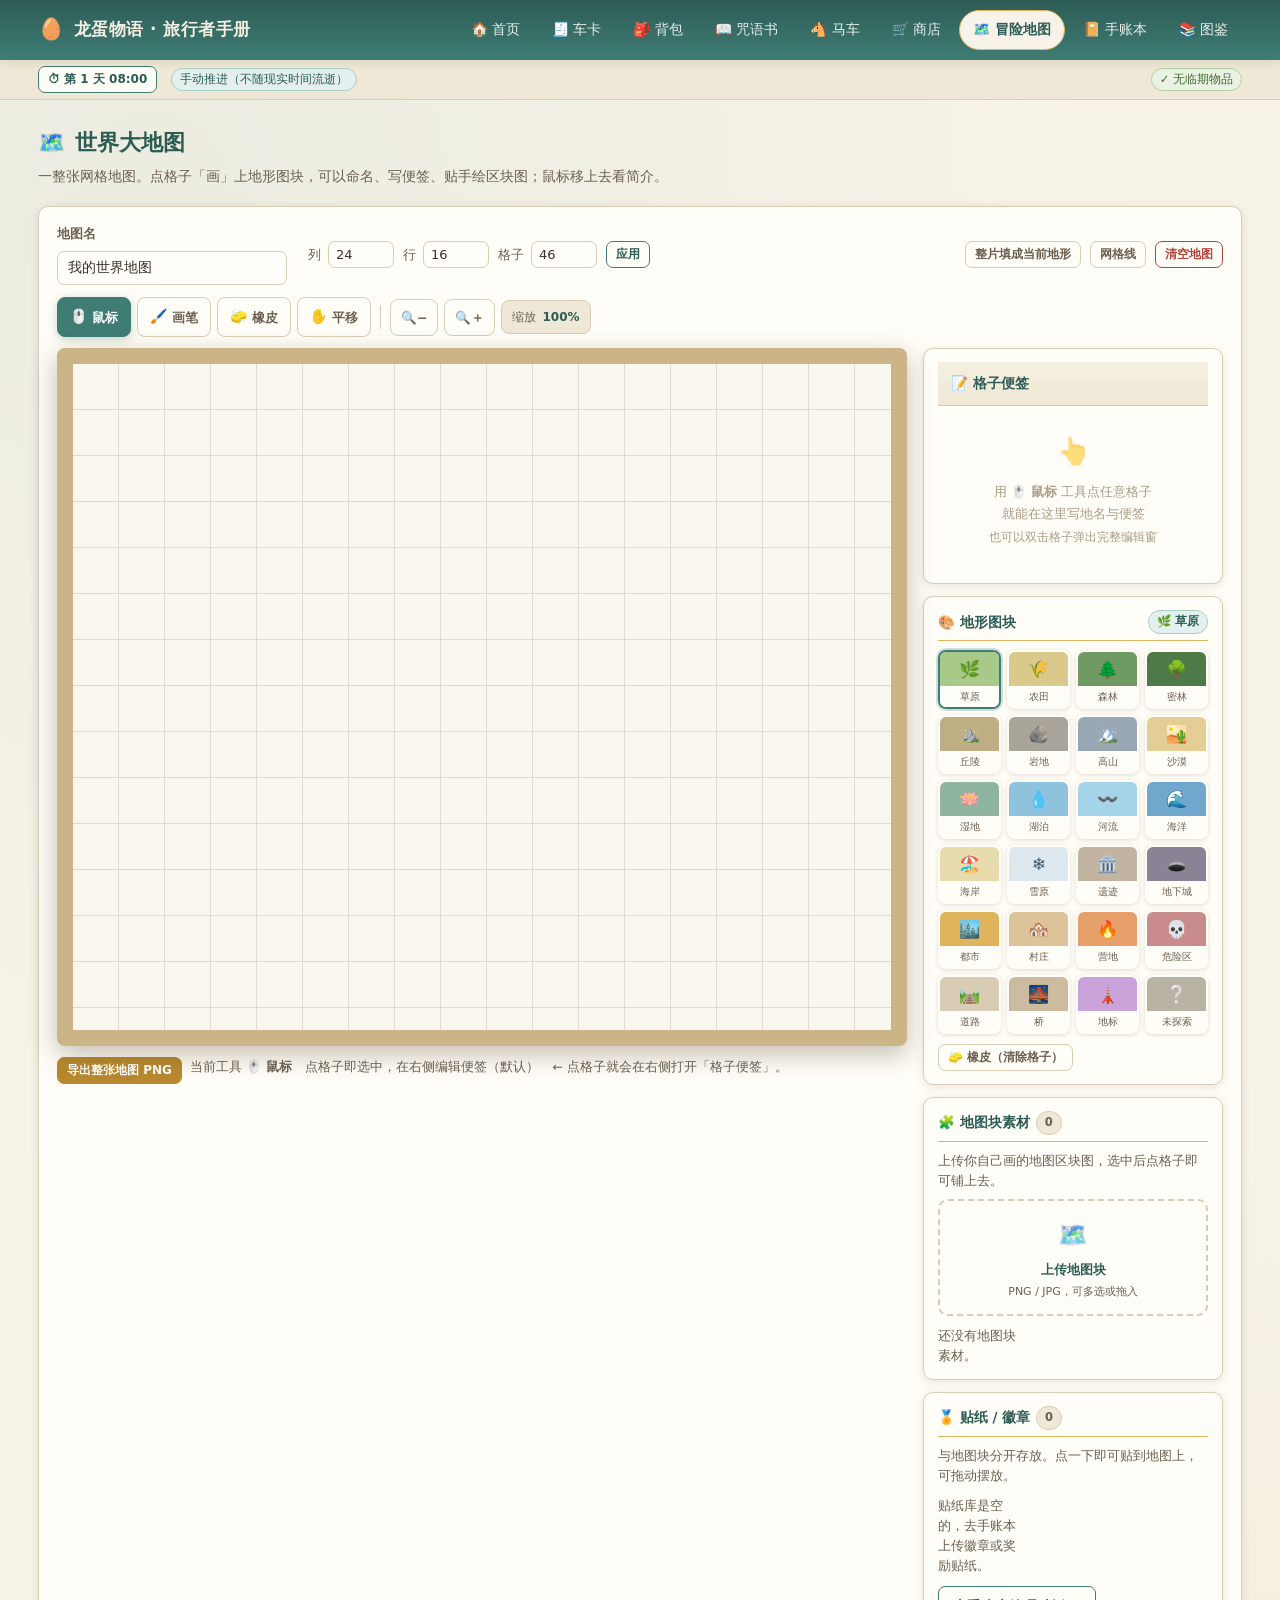
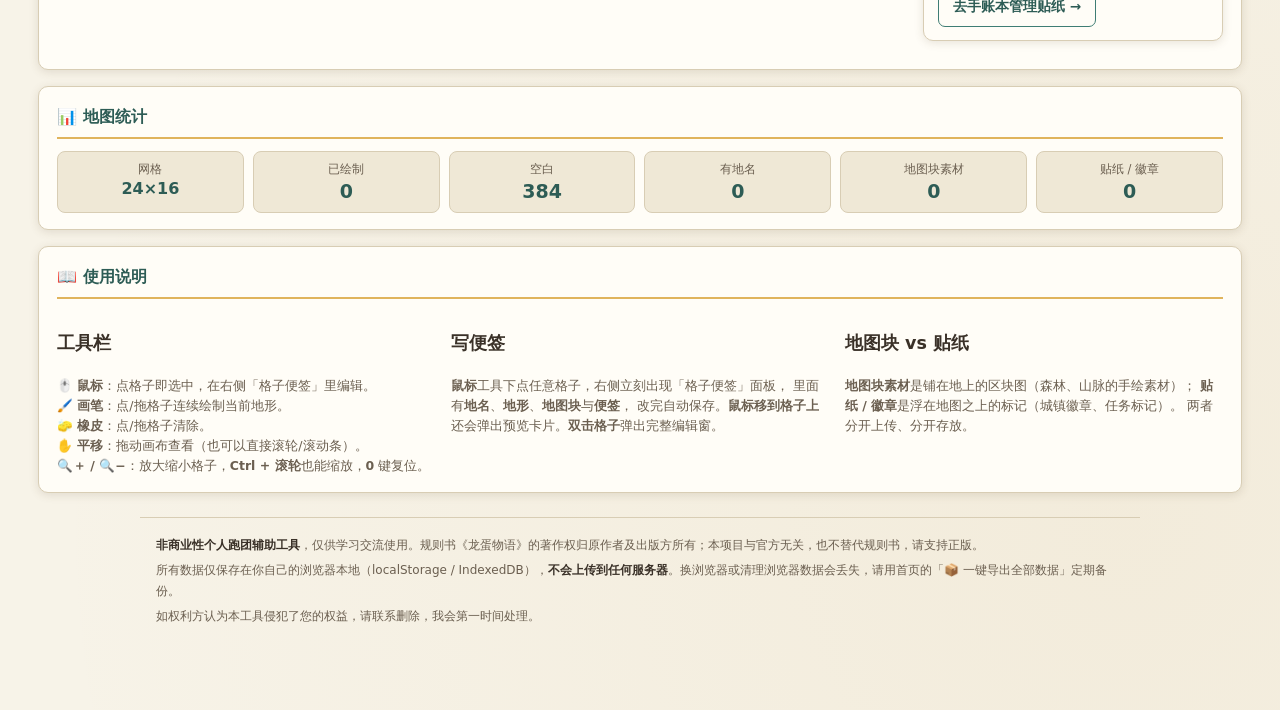
<file: map.html>
﻿<!DOCTYPE html>
<html lang="zh-CN">
<head>
<meta charset="UTF-8">
<meta name="viewport" content="width=device-width,initial-scale=1">
<title>世界大地图 · 龙蛋物语</title>
<link rel="stylesheet" href="css/style.css?v=1afb06c2">
<style>
  /* ---------- 世界大地图 ---------- */
  .wm-top{display:flex;gap:9px;flex-wrap:wrap;align-items:center;margin-bottom:12px}
  .wm-top input[type=text]{max-width:230px}
  .wm-top label.inline{font-size:12.5px;color:var(--ink-soft)}
  .wm-top input[type=number]{width:66px;padding:5px 7px;font-size:13px}

  .wm-layout{display:grid;grid-template-columns:minmax(0,1fr) 300px;gap:16px;align-items:start}

  /* 地图画布：一张大画布 + 网格 */
  .wm-stagewrap{
    position:relative;border:16px solid #cbb488;border-radius:8px;
    background:#cbb488;box-shadow:0 8px 26px rgba(70,52,26,.32), inset 0 0 0 1px #b39a6d;
  }
  .wm-stage{
    position:relative;overflow:auto;background:#f4efdf;max-height:74vh;
    cursor:crosshair;touch-action:none;
  }
  .wm-grid{display:grid;position:relative}
  .wm-cell{
    position:relative;box-sizing:border-box;display:flex;align-items:center;justify-content:center;
    font-size:17px;line-height:1;user-select:none;overflow:hidden;
    border-right:1px solid rgba(90,72,45,.16);border-bottom:1px solid rgba(90,72,45,.16);
    transition:filter .1s;
  }
  .wm-cell:hover{filter:brightness(1.12);z-index:3}
  .wm-cell.painted{box-shadow:inset 0 0 0 1px rgba(255,255,255,.22)}
  .wm-cell img{position:absolute;inset:0;width:100%;height:100%;object-fit:cover;pointer-events:none}
  .wm-cell .ic{position:relative;pointer-events:none;text-shadow:0 1px 2px rgba(255,255,255,.5)}
  .wm-cell .nm{
    position:absolute;left:1px;right:1px;bottom:1px;font-size:9px;line-height:1.15;
    text-align:center;font-weight:700;overflow:hidden;white-space:nowrap;text-overflow:ellipsis;
    pointer-events:none;text-shadow:0 0 3px rgba(255,255,255,.85),0 0 3px rgba(255,255,255,.85);
  }
  .wm-cell.brushing{outline:2px solid rgba(63,125,116,.85);outline-offset:-2px}
  .wm-stamp{position:absolute;pointer-events:auto;cursor:grab;user-select:none;transform-origin:center}
  .wm-stamp img{display:block;width:100%;height:auto;pointer-events:none;
                filter:drop-shadow(0 2px 4px rgba(60,45,25,.4))}
  .wm-stamp.sel{outline:2px dashed #fff;outline-offset:2px}
  .wm-layerpointer{position:absolute;inset:0;pointer-events:none}


  /* 工具条 */
  .tools{display:flex;gap:6px;flex-wrap:wrap;align-items:center;margin-bottom:11px}
  .tool{
    display:flex;align-items:center;gap:5px;padding:7px 12px;border-radius:8px;
    border:1px solid var(--line);background:#fffdf7;cursor:pointer;font-size:12.5px;
    color:var(--ink-soft);transition:.14s;font-weight:600;user-select:none;
  }
  .tool:hover{border-color:var(--gold-lt);background:#fffaf0}
  .tool.on{background:var(--teal);border-color:var(--teal);color:#fff;box-shadow:0 2px 8px rgba(63,125,116,.3)}
  .tool .k{font-size:14px}
  .tool.zoom{padding:7px 10px}
  .toolsep{width:1px;height:24px;background:var(--line);margin:0 3px}
  .zoomnow{
    display:inline-flex;align-items:center;gap:6px;font-size:12px;color:var(--ink-soft);
    background:var(--parch-2);border:1px solid var(--line);border-radius:8px;padding:6px 10px;
  }
  .zoomnow b{color:var(--teal-dk);font-variant-numeric:tabular-nums}
  .stage{position:relative}
  .stage.pan{cursor:grab}
  .stage.pan.dragging{cursor:grabbing}
  .wm-cell.sel{outline:3px solid var(--gold);outline-offset:-3px;z-index:4}
  .wm-cell.pickable{cursor:pointer}

  /* 检视 / 编辑面板 */
  .insp .card{padding:0;overflow:hidden}
  .insp .hd{
    display:flex;align-items:center;gap:8px;padding:10px 13px;
    background:linear-gradient(180deg,#f4efe0,#efe8d6);border-bottom:1px solid var(--line);
  }
  .insp .hd .sw{width:19px;height:19px;border-radius:5px;border:1px solid rgba(90,72,45,.3);flex:0 0 auto}
  .insp .hd b{font-size:13.5px;color:var(--teal-dk)}
  .insp .hd .coord{margin-left:auto;font-size:11px;color:var(--ink-soft)}
  .insp .bd{padding:12px 13px}
  .insp .empty{padding:22px 14px;text-align:center;color:#a89b85;font-size:12.5px;line-height:1.8}
  .insp .empty .big{font-size:26px;display:block;margin-bottom:6px;opacity:.6}
  .insp textarea{min-height:96px}
  .insp .row{display:flex;gap:8px}
  .insp .row>*{flex:1;min-width:0}
  .insp .tinfo{
    font-size:11.5px;color:var(--ink-soft);background:var(--parch-2);border-radius:7px;
    padding:7px 9px;line-height:1.65;margin-bottom:10px;
  }
  .quick{display:flex;gap:5px;flex-wrap:wrap;margin-top:7px}
  .quick .q{
    font-size:11px;padding:3px 9px;border-radius:999px;border:1px dashed var(--line);
    background:#fffdf7;color:var(--ink-soft);cursor:pointer;
  }
  .quick .q:hover{border-color:var(--gold);color:var(--ink)}
  .tilepick{display:grid;grid-template-columns:repeat(auto-fill,minmax(52px,1fr));gap:6px;margin-top:7px}
  .tilepick .tp{
    border:2px solid var(--line);border-radius:7px;overflow:hidden;cursor:pointer;background:#fffdf7;
  }
  .tilepick .tp.on{border-color:var(--teal)}
  .tilepick .tp img{width:100%;height:40px;object-fit:cover;display:block}
  .tilepick .tp.none{display:flex;align-items:center;justify-content:center;height:40px;
                     font-size:11px;color:var(--ink-soft)}

  /* 悬停预览卡片 */
  .wm-tip{
    position:fixed;z-index:400;max-width:270px;pointer-events:none;opacity:0;transition:opacity .12s;
    background:#fffdf7;border:1px solid var(--line);border-radius:9px;padding:10px 12px;
    box-shadow:0 8px 24px rgba(60,45,25,.3);
  }
  .wm-tip.on{opacity:1}
  .wm-tip .h{display:flex;align-items:center;gap:7px;margin-bottom:5px}
  .wm-tip .h .sw{width:16px;height:16px;border-radius:4px;border:1px solid rgba(90,72,45,.3)}
  .wm-tip .h b{font-size:14px;color:var(--teal-dk)}
  .wm-tip .c{font-size:12px;color:var(--ink-soft)}
  .wm-tip .n{font-size:12.5px;margin-top:6px;white-space:pre-wrap;line-height:1.6;
             border-top:1px solid var(--line);padding-top:6px}
  .wm-tip .p{font-size:11px;color:#a89b85;margin-top:5px}

  /* 地形调色板 */
  .pal{display:grid;grid-template-columns:repeat(auto-fill,minmax(62px,1fr));gap:6px}
  .pal .t{
    border:2px solid transparent;border-radius:8px;cursor:pointer;overflow:hidden;
    box-shadow:0 1px 4px rgba(90,72,45,.18);transition:.12s;
  }
  .pal .t:hover{transform:translateY(-2px)}
  .pal .t.on{border-color:var(--teal);box-shadow:0 0 0 2px rgba(63,125,116,.25)}
  .pal .t .sw{height:34px;display:flex;align-items:center;justify-content:center;font-size:17px}
  .pal .t .lb{font-size:10px;text-align:center;padding:2px 1px;background:#fffdf7;color:var(--ink-soft);
              white-space:nowrap;overflow:hidden;text-overflow:ellipsis}

  /* 上传区 */
  .upzone{
    border:2px dashed var(--line);border-radius:10px;background:#fffdf7;
    padding:14px 12px;text-align:center;cursor:pointer;transition:.16s;
  }
  .upzone:hover{border-color:var(--gold);background:#fffaf0}
  .upzone.over{border-color:var(--teal);background:#eef6f4}
  .upzone .i{font-size:24px;opacity:.75}
  .upzone .t{font-size:12.5px;font-weight:700;color:var(--teal-dk);margin-top:4px}
  .upzone .h{font-size:11px;color:var(--ink-soft);margin-top:3px;line-height:1.5}
  .assetgrid{display:grid;grid-template-columns:repeat(auto-fill,minmax(70px,1fr));gap:8px;margin-top:10px}
  .asset{border:1px solid var(--line);border-radius:8px;background:#fffdf7;padding:4px;
         text-align:center;cursor:pointer;transition:.12s;position:relative}
  .asset:hover{border-color:var(--gold);transform:translateY(-2px)}
  .asset img{max-width:100%;height:46px;object-fit:contain;display:block;margin:0 auto;
             background:repeating-conic-gradient(#f0ece0 0% 25%, #fff 0% 50%) 50%/11px 11px;border-radius:5px}
  .asset .n{font-size:10px;margin-top:3px;color:var(--ink-soft);line-height:1.3;
            overflow:hidden;text-overflow:ellipsis;white-space:nowrap}
  .asset .x{position:absolute;top:2px;right:2px;width:15px;height:15px;border-radius:50%;
            background:var(--red);color:#fff;font-size:10px;line-height:15px;font-weight:700;opacity:0}
  .asset:hover .x{opacity:1}
  .side h3{margin:0 0 9px;font-size:13.5px;color:var(--teal-dk);
           border-bottom:1px solid var(--gold-lt);padding-bottom:6px;
           display:flex;align-items:center;gap:6px;flex-wrap:wrap}
  .side .card{padding:13px 14px;margin-bottom:12px}
  .legend{font-size:11.5px;color:var(--ink-soft);line-height:1.9}
  .legend b{color:var(--teal-dk)}
  .tstat{display:flex;gap:6px;flex-wrap:wrap;font-size:11px}
  .tstat span{background:var(--parch-2);border:1px solid var(--line);border-radius:999px;
              padding:1px 8px;color:var(--ink-soft)}
</style>
</head>
<body>
<div class="wrap">
  <div class="page-title"><span>🗺️</span>世界大地图</div>
  <div class="page-sub">一整张网格地图。点格子「画」上地形图块，可以命名、写便签、贴手绘区块图；鼠标移上去看简介。</div>

  <div id="expiryBanner"></div>

  <div class="card">
    <div class="wm-top">
      <label class="inline"><b>地图名</b><input type="text" id="wmName" placeholder="我的世界地图"></label>
      <label class="inline">列 <input type="number" id="wmCols" min="4" max="120"></label>
      <label class="inline">行 <input type="number" id="wmRows" min="4" max="120"></label>
      <label class="inline">格子 <input type="number" id="wmCell" min="24" max="120"></label>
      <button class="sm" id="btnResize">应用</button>
      <span style="margin-left:auto"></span>
      <button class="sm ghost" id="btnFillAll">整片填成当前地形</button>
      <button class="sm ghost" id="btnGridLines">网格线</button>
      <button class="sm danger" id="btnClearMap">清空地图</button>
    </div>
    <div class="tools" id="tools"></div>
    <div class="wm-layout">
      <div>
        <div class="wm-stagewrap">
          <div class="wm-stage" id="stage">
            <div class="wm-grid" id="grid"></div>
            <div class="wm-layerpointer" id="stampl"></div>
          </div>
        </div>
        <div class="btnrow" style="margin-top:11px">
          <button class="sm gold" id="btnExportMap">导出整张地图 PNG</button>
          <span class="hint" id="selHint">先在地形调色板里选一种地形，然后点格子即可绘制。</span>
        </div>
      </div>
      <div class="side">
        <div class="insp" id="insp"></div>
        <div class="card">
          <h3>🎨 地形图块<span style="margin-left:auto"></span><span class="badge teal" id="palNow">—</span></h3>
          <div class="pal" id="pal"></div>
          <div class="btnrow"><button class="sm ghost" id="btnErase">🧽 橡皮（清除格子）</button></div>
        </div>
        <div class="card">
          <h3>🧩 地图块素材<span class="badge" id="tileCount">0</span></h3>
          <div class="hint" style="margin-bottom:8px">上传你自己画的地图区块图，选中后点格子即可铺上去。</div>
          <div class="upzone" id="upTiles">
            <div class="i">🗺️</div>
            <div class="t">上传地图块</div>
            <div class="h">PNG / JPG，可多选或拖入</div>
          </div>
          <input type="file" id="fileTiles" accept="image/*" multiple style="display:none">
          <div class="assetgrid" id="tileGrid"></div>
        </div>
        <div class="card">
          <h3>🏅 贴纸 / 徽章<span class="badge" id="stampCount">0</span></h3>
          <div class="hint" style="margin-bottom:8px">与地图块分开存放。点一下即可贴到地图上，可拖动摆放。</div>
          <div class="assetgrid" id="stampGrid"></div>
          <div class="btnrow"><a class="btn sm ghost" href="journal.html">去手账本管理贴纸 →</a></div>
        </div>
      </div>
    </div>
  </div>

  <div class="card" style="margin-top:16px">
    <h2>📊 地图统计</h2>
    <div id="statsBox"></div>
  </div>

  <div class="card" style="margin-top:16px">
    <h2>📖 使用说明</h2>
    <div class="grid c3">
      <div><h3>工具栏</h3><div class="hint">
        <strong>🖱️ 鼠标</strong>：点格子即选中，在右侧「格子便签」里编辑。<br>
        <strong>🖌️ 画笔</strong>：点/拖格子连续绘制当前地形。<br>
        <strong>🧽 橡皮</strong>：点/拖格子清除。<br>
        <strong>✋ 平移</strong>：拖动画布查看（也可以直接滚轮/滚动条）。<br>
        <strong>🔍＋ / 🔍−</strong>：放大缩小格子，<strong>Ctrl + 滚轮</strong>也能缩放，<strong>0</strong> 键复位。
      </div></div>
      <div><h3>写便签</h3><div class="hint">
        <strong>鼠标</strong>工具下点任意格子，右侧立刻出现「格子便签」面板，
        里面有<strong>地名</strong>、<strong>地形</strong>、<strong>地图块</strong>与<strong>便签</strong>，
        改完自动保存。<strong>鼠标移到格子上</strong>还会弹出预览卡片。<strong>双击格子</strong>弹出完整编辑窗。
      </div></div>
      <div><h3>地图块 vs 贴纸</h3><div class="hint">
        <strong>地图块素材</strong>是铺在地上的区块图（森林、山脉的手绘素材）；
        <strong>贴纸 / 徽章</strong>是浮在地图之上的标记（城镇徽章、任务标记）。
        两者分开上传、分开存放。
      </div></div>
    </div>
  </div>
  <!-- 页脚声明：非商业 · 仅供学习交流 · 版权归属原作者 -->
  <footer class="notice">
    <p><b>非商业性个人跑团辅助工具</b>，仅供学习交流使用。规则书《龙蛋物语》的著作权归原作者及出版方所有；本项目与官方无关，也不替代规则书，请支持正版。</p>
    <p>所有数据仅保存在你自己的浏览器本地（localStorage / IndexedDB），<b>不会上传到任何服务器</b>。换浏览器或清理浏览器数据会丢失，请用首页的「📦 一键导出全部数据」定期备份。</p>
    <p>如权利方认为本工具侵犯了您的权益，请联系删除，我会第一时间处理。</p>
  </footer>

</div>

<div class="wm-tip" id="tip"></div>
<div class="toast" id="toast"></div>

<script src="js/data/items.js?v=0a752df4"></script>
<script src="js/data/rules.js?v=1974519d"></script>
<script src="js/data/magic.js?v=4919a17f"></script>
<script src="js/core/state.js?v=70eff126"></script>
<script src="js/core/archive.js?v=a3f5c344"></script>
<script src="js/core/saves.js?v=8ff6ddee"></script>
<script src="js/core/inventory.js?v=9f0b49da"></script>
<script src="js/core/ledger.js?v=3e9fd21a"></script>
<script src="js/core/storage.js?v=a1e43811"></script>
<script src="js/core/worldmap.js?v=d775f824"></script>
<script src="js/core/journal.js?v=0789d6b9"></script>
<script src="js/core/ui.js?v=300204c3"></script>
<script src="js/core/character.js?v=6b6ae62a"></script>
<script src="js/map.js?v=a9e664a1"></script>
<script src="tools/geom.js?v=b5e8592e"></script>
</body>
</html>
</file>
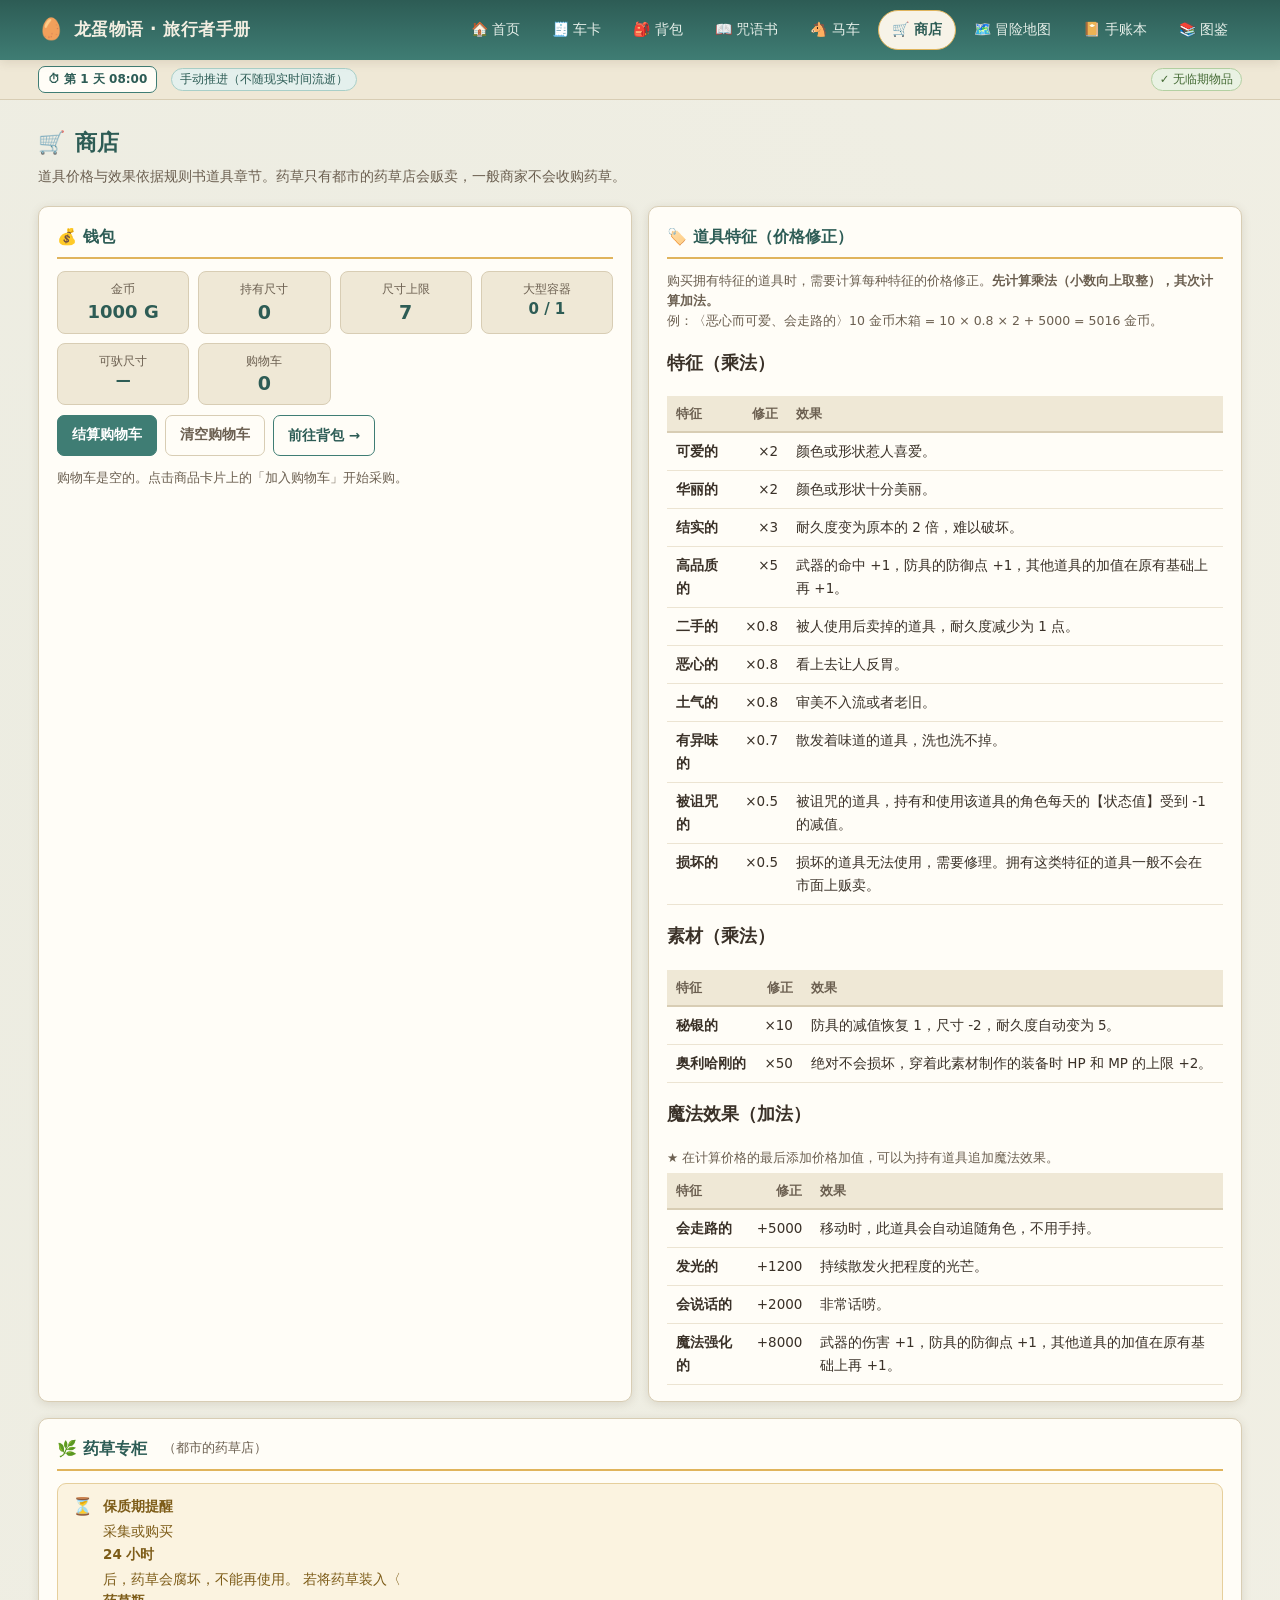
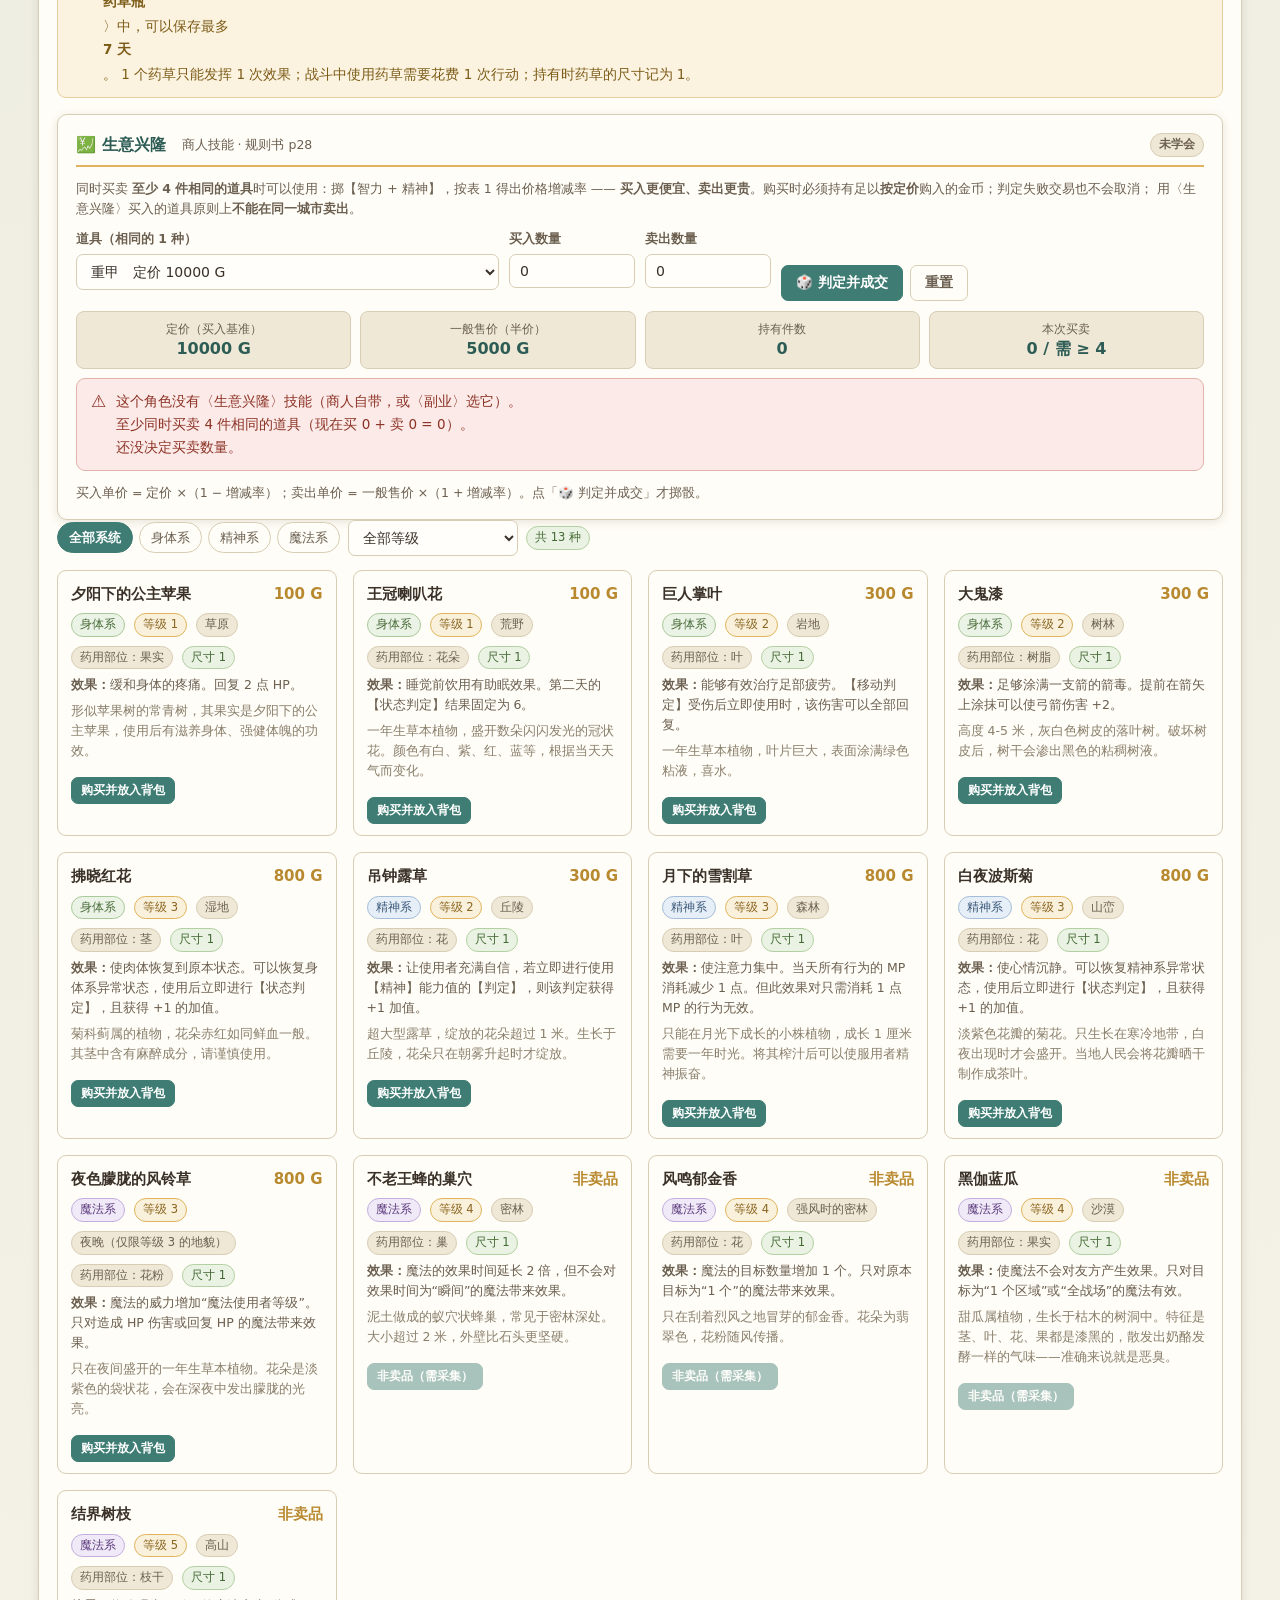
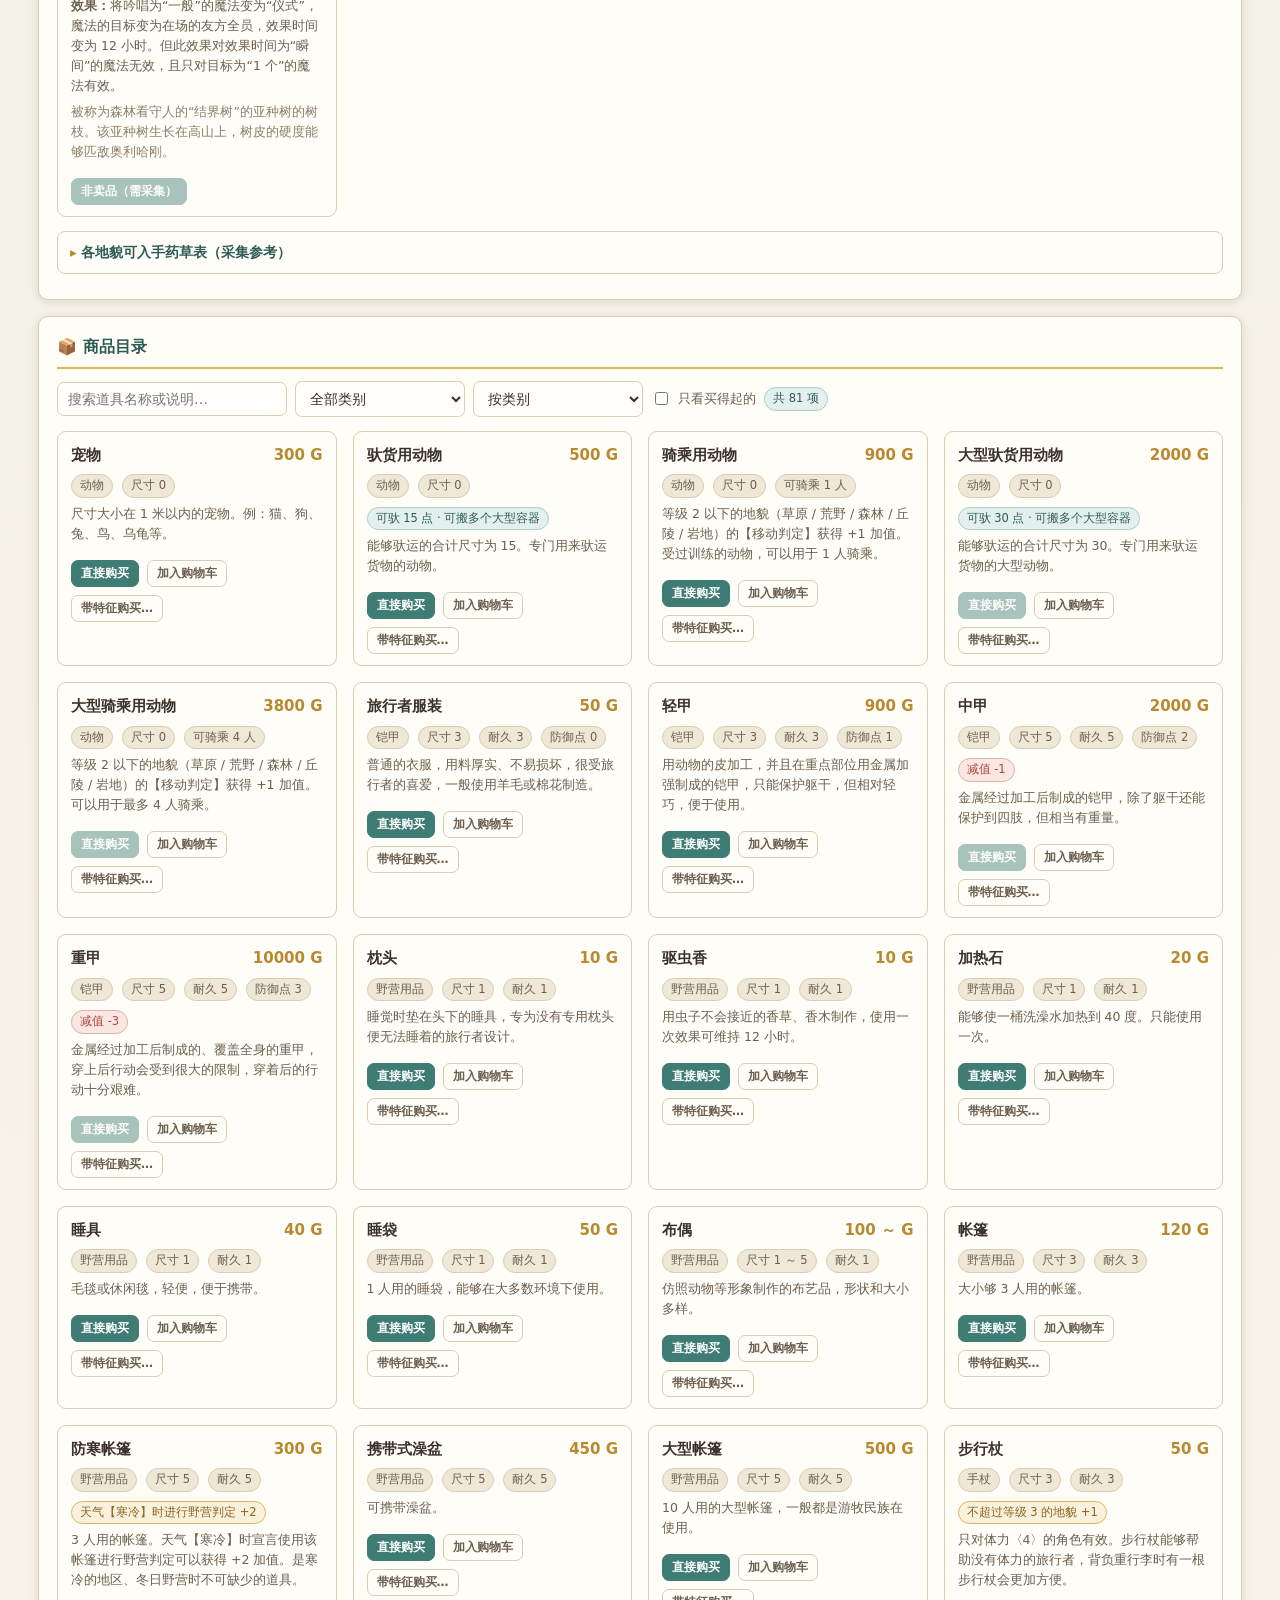
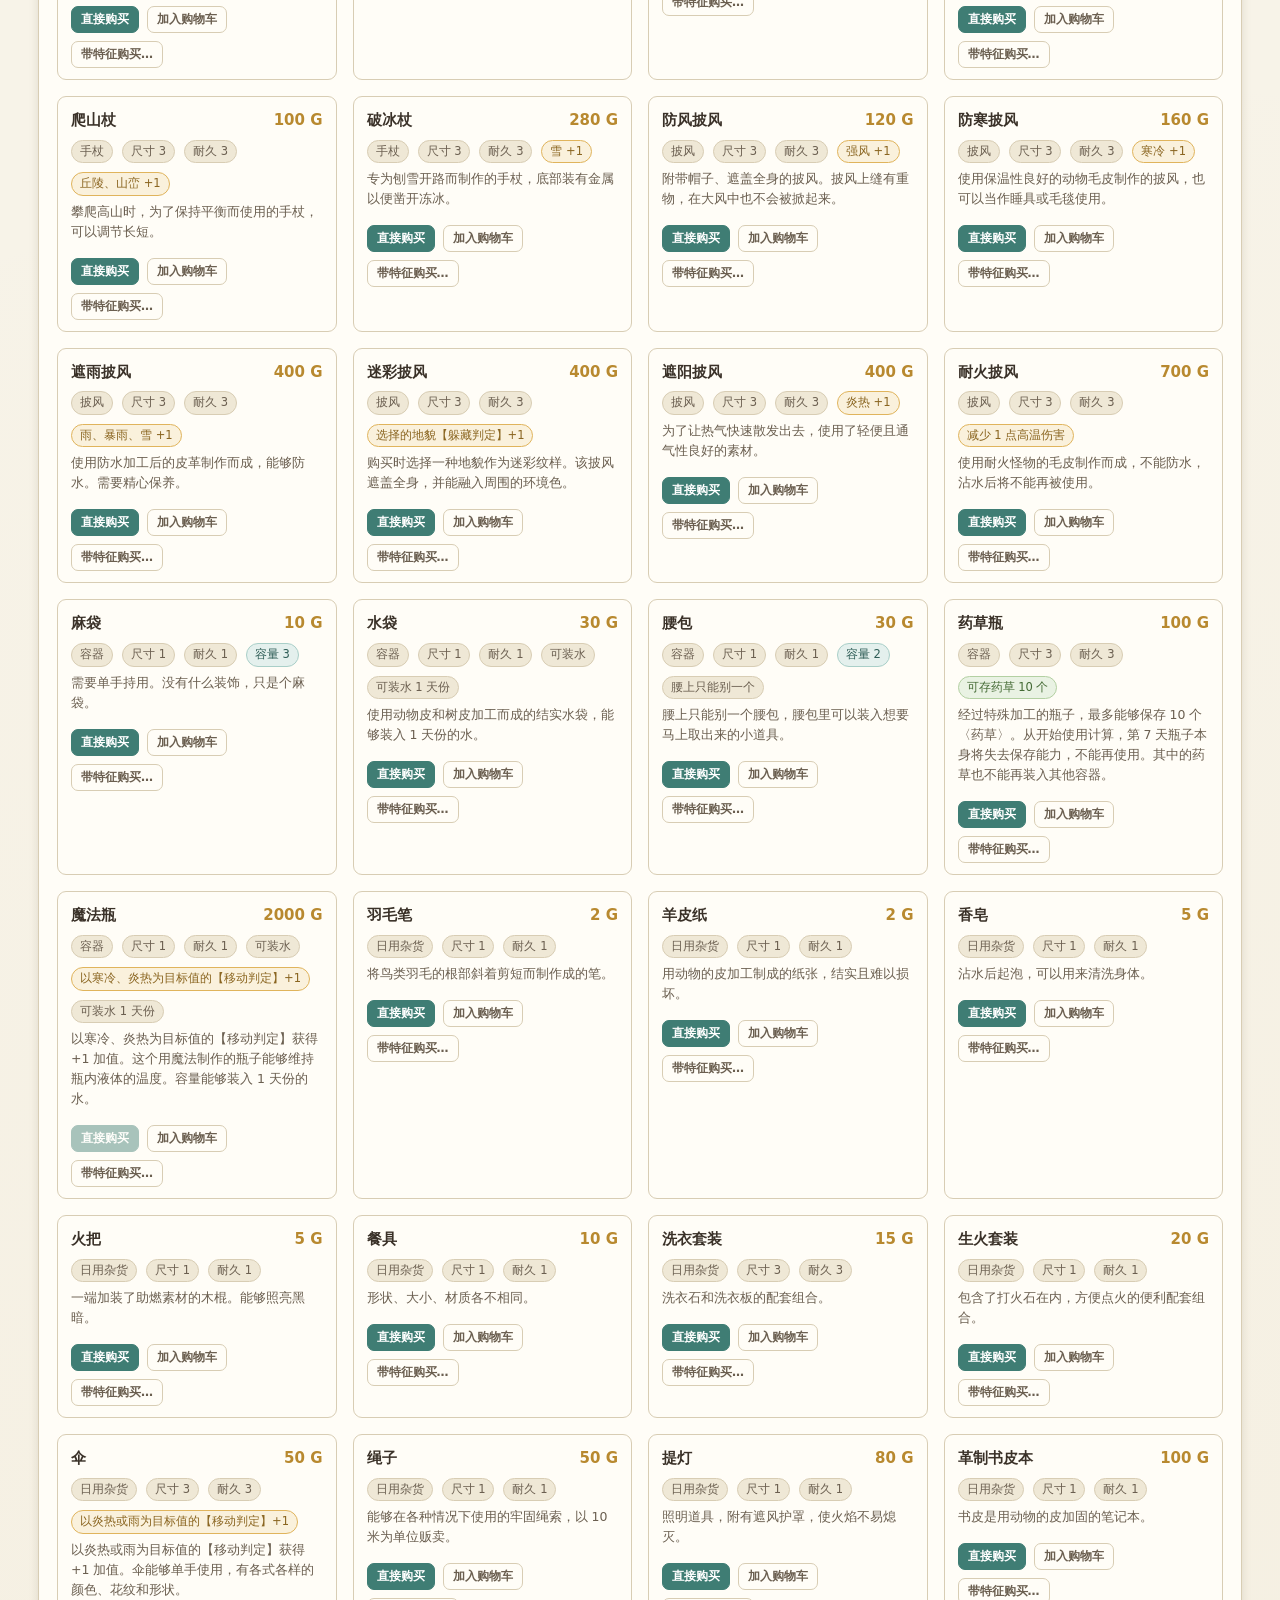
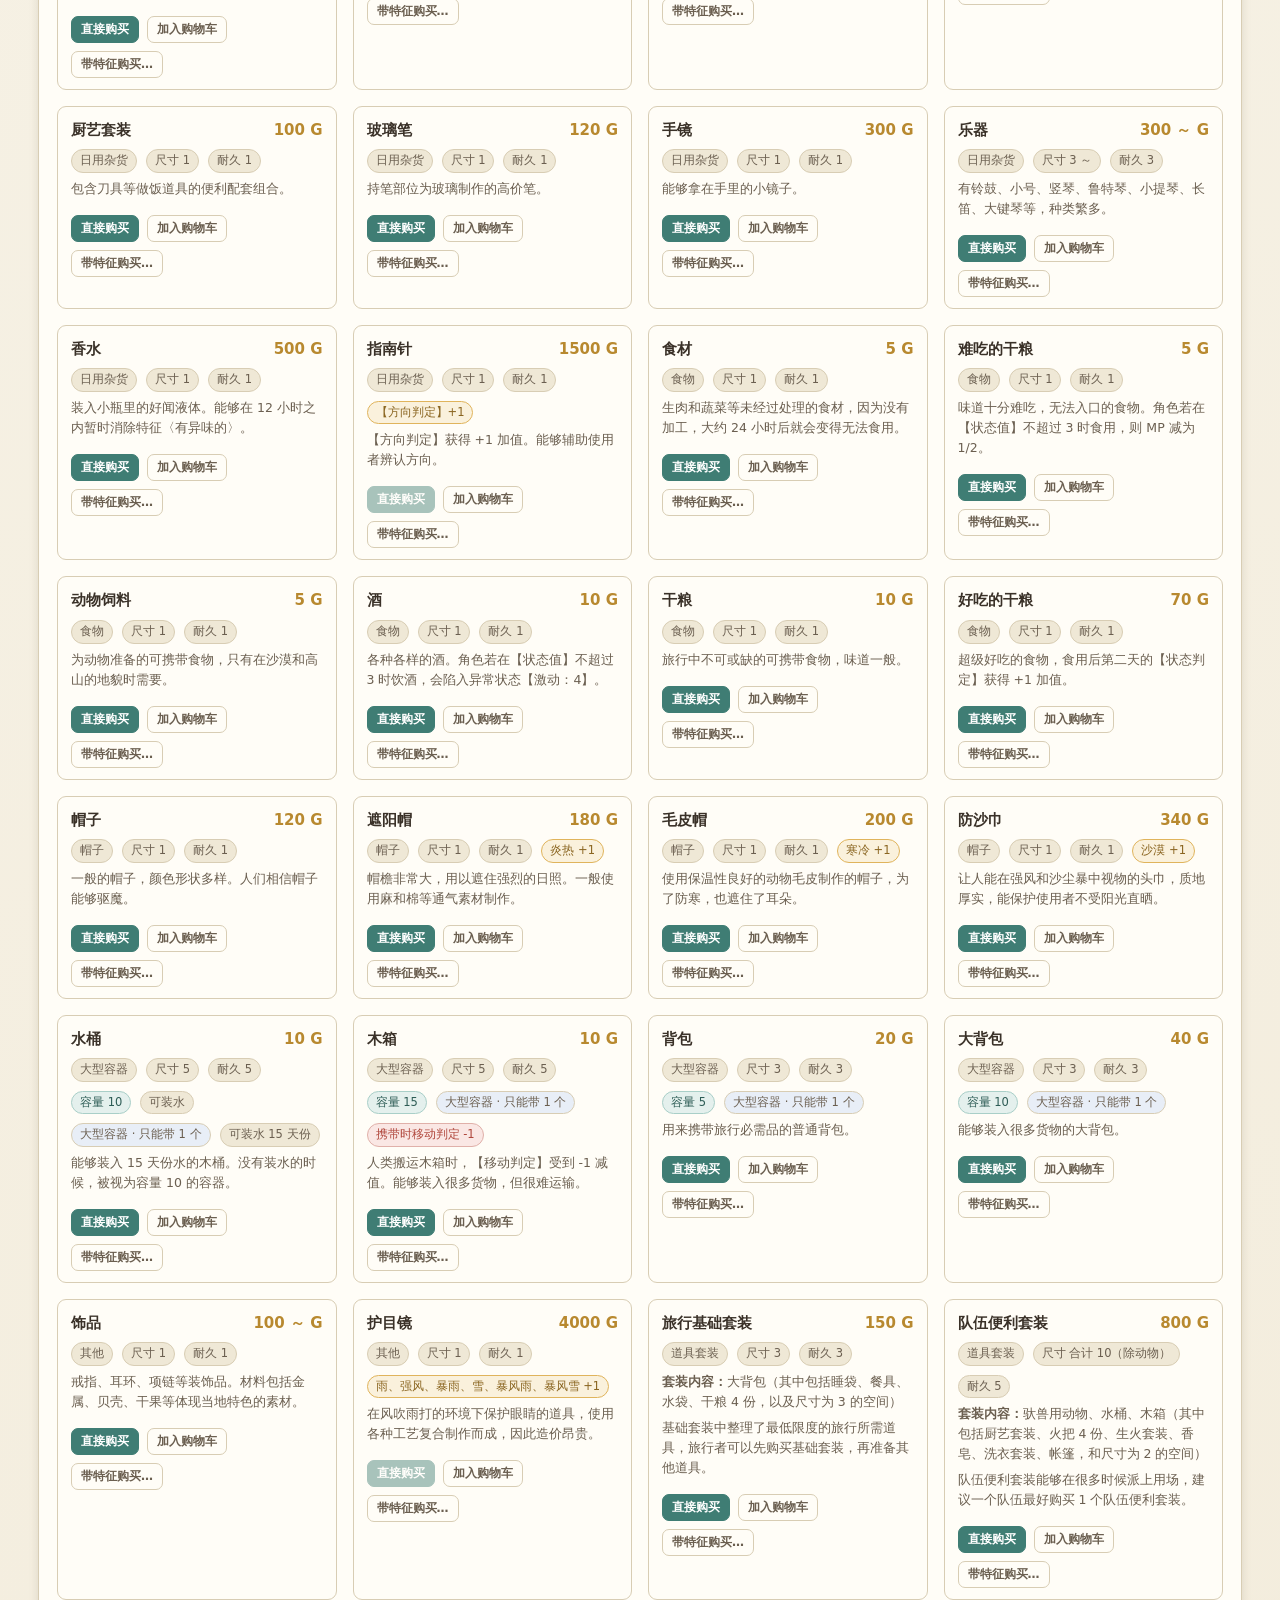
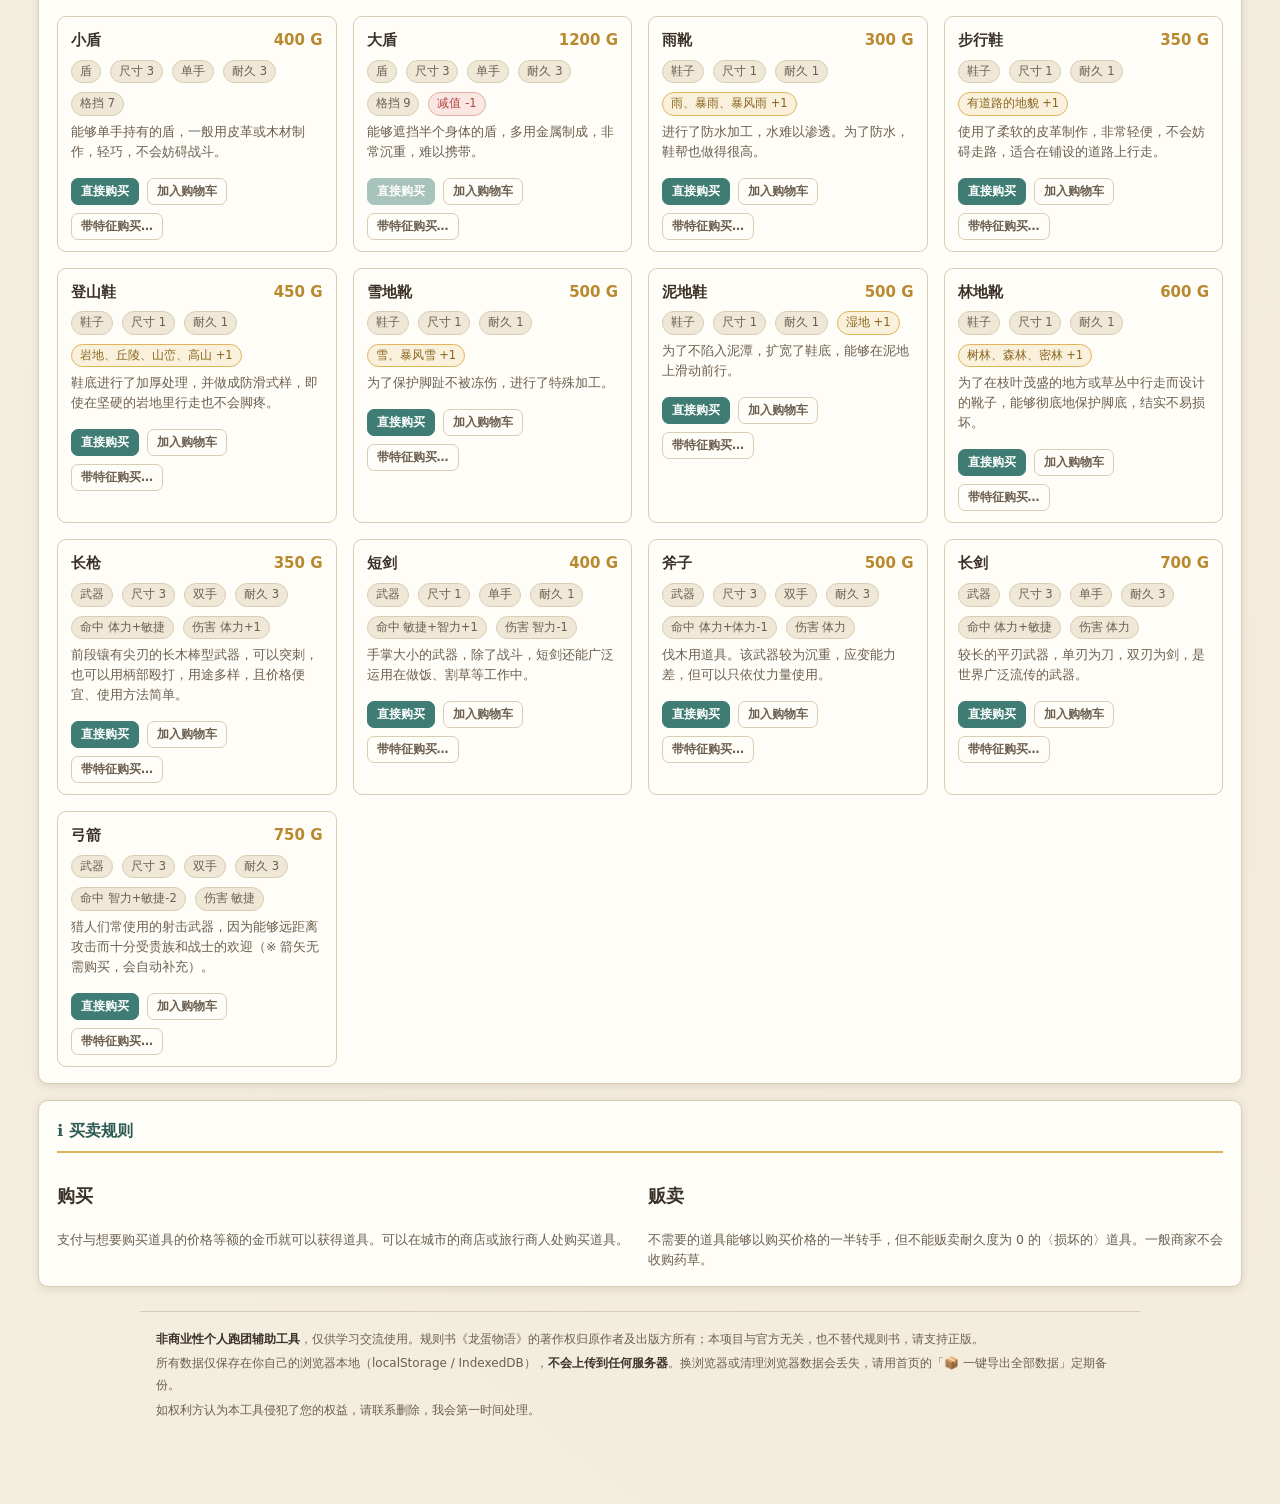
<file: shop.html>
﻿<!DOCTYPE html>
<html lang="zh-CN">
<head>
<meta charset="UTF-8">
<meta name="viewport" content="width=device-width,initial-scale=1">
<title>商店 · 龙蛋物语</title>
<link rel="stylesheet" href="css/style.css?v=1afb06c2">
</head>
<body>
<div class="wrap">
  <div class="page-title"><span>🛒</span>商店</div>
  <div class="page-sub">道具价格与效果依据规则书道具章节。药草只有都市的药草店会贩卖，一般商家不会收购药草。</div>

  <div id="expiryBanner"></div>

  <div class="grid c2">
    <div class="card">
      <h2>💰 钱包</h2>
      <div class="statgrid">
        <div class="stat"><div class="k">金币</div><div class="v" id="moneyV" style="font-size:18px">—</div></div>
        <div class="stat" id="sizeStat"><div class="k">持有尺寸</div><div class="v" id="sizeV">—</div></div>
        <div class="stat"><div class="k">尺寸上限</div><div class="v" id="limitV">—</div></div>
        <div class="stat" id="largeStat"><div class="k">大型容器</div><div class="v" id="largeV" style="font-size:15px">—</div></div>
        <div class="stat"><div class="k">可驮尺寸</div><div class="v" id="carryV" style="font-size:15px">—</div></div>
        <div class="stat"><div class="k">购物车</div><div class="v" id="cartV">0</div></div>
      </div>
      <div class="btnrow">
        <button class="primary" id="btnCheckout">结算购物车</button>
        <button class="ghost" id="btnClearCart">清空购物车</button>
        <a class="btn ghost" href="bag.html">前往背包 →</a>
      </div>
      <div id="cartBox" style="margin-top:12px"></div>
    </div>

    <div class="card">
      <h2>🏷️ 道具特征（价格修正）</h2>
      <div class="hint" style="margin-bottom:8px">
        购买拥有特征的道具时，需要计算每种特征的价格修正。<b>先计算乘法（小数向上取整），其次计算加法。</b><br>
        例：〈恶心而可爱、会走路的〉10 金币木箱 = 10 × 0.8 × 2 + 5000 = 5016 金币。
      </div>
      <div id="traitBox"></div>
    </div>

  </div>

  <!-- 药草专柜 -->
  <div class="card" style="margin-top:16px">
    <h2>🌿 药草专柜<span class="hint" style="font-weight:400;margin-left:8px">（都市的药草店）</span></h2>
    <div class="alert gold">
      <span class="ico">⏳</span>
      <div><b>保质期提醒</b>
        采集或购买 <b>24 小时</b> 后，药草会腐坏，不能再使用。
        若将药草装入〈<b>药草瓶</b>〉中，可以保存最多 <b>7 天</b>。
        1 个药草只能发挥 1 次效果；战斗中使用药草需要花费 1 次行动；持有时药草的尺寸记为 1。
      </div>
    </div>

<!-- 〈生意兴隆〉商人技能（规则书 p28） -->
<div class="card" style="margin-top:16px" id="bizCard">
  <h2>💹 生意兴隆<span class="hint" style="font-weight:400;margin-left:8px">商人技能 · 规则书 p28</span>
    <span class="badge" id="bizSkillBadge" style="margin-left:auto">—</span></h2>
  <div class="hint" style="margin-bottom:9px">
    同时买卖 <b>至少 4 件相同的道具</b>时可以使用：掷【智力 + 精神】，按表 1 得出价格增减率 ——
    <b>买入更便宜、卖出更贵</b>。购买时必须持有足以<b>按定价</b>购入的金币；判定失败交易也不会取消；
    用〈生意兴隆〉买入的道具原则上<b>不能在同一城市卖出</b>。
  </div>
  <div id="bizBody"></div>
</div>
    <div class="filters">
      <div class="chips" id="herbSysChips"></div>
      <select id="herbLevel"><option value="all">全部等级</option>
        <option value="1">等级 1</option><option value="2">等级 2</option><option value="3">等级 3</option>
        <option value="4">等级 4（非卖品）</option><option value="5">等级 5（非卖品）</option></select>
      <span class="badge green" id="herbCount">—</span>
    </div>
    <div class="grid c3" id="herbList"></div>
    <details style="margin-top:14px">
      <summary>各地貌可入手药草表（采集参考）</summary>
      <div class="body">
        <table class="tbl"><thead><tr><th>地貌</th><th>药草</th><th>系统</th></tr></thead><tbody>
          <div id="terrainHerb"></div>
        </tbody></table>
        <div id="terrainHerbBox"></div>
      </div>
    </details>
  </div>

  <!-- 商店主表 -->
  <div class="card" style="margin-top:16px">
    <h2>📦 商品目录</h2>
    <div class="filters">
      <input type="text" id="q" placeholder="搜索道具名称或说明…">
      <select id="cat"><option value="all">全部类别</option></select>
      <select id="sort">
        <option value="cat">按类别</option>
        <option value="priceAsc">价格从低到高</option>
        <option value="priceDesc">价格从高到低</option>
        <option value="name">按名称</option>
      </select>
      <label class="inline hint"><input type="checkbox" id="hideUnaffordable"> 只看买得起的</label>
      <span class="badge teal" id="countBadge">—</span>
    </div>
    <div class="grid c3" id="shopList"></div>
  </div>

  <div class="card" style="margin-top:16px">
    <h2>ℹ️ 买卖规则</h2>
    <div class="grid c2">
      <div><h3>购买</h3><div class="hint">支付与想要购买道具的价格等额的金币就可以获得道具。可以在城市的商店或旅行商人处购买道具。</div></div>
      <div><h3>贩卖</h3><div class="hint">不需要的道具能够以购买价格的一半转手，但不能贩卖耐久度为 0 的〈损坏的〉道具。一般商家不会收购药草。</div></div>
    </div>
  </div>
  <!-- 页脚声明：非商业 · 仅供学习交流 · 版权归属原作者 -->
  <footer class="notice">
    <p><b>非商业性个人跑团辅助工具</b>，仅供学习交流使用。规则书《龙蛋物语》的著作权归原作者及出版方所有；本项目与官方无关，也不替代规则书，请支持正版。</p>
    <p>所有数据仅保存在你自己的浏览器本地（localStorage / IndexedDB），<b>不会上传到任何服务器</b>。换浏览器或清理浏览器数据会丢失，请用首页的「📦 一键导出全部数据」定期备份。</p>
    <p>如权利方认为本工具侵犯了您的权益，请联系删除，我会第一时间处理。</p>
  </footer>

</div>

<div class="toast" id="toast"></div>

<script src="js/data/items.js?v=0a752df4"></script>
<script src="js/data/rules.js?v=1974519d"></script>
<script src="js/data/magic.js?v=4919a17f"></script>
<script src="js/core/state.js?v=70eff126"></script>
<script src="js/core/archive.js?v=a3f5c344"></script>
<script src="js/core/saves.js?v=8ff6ddee"></script>
<script src="js/core/inventory.js?v=9f0b49da"></script>
<script src="js/core/ledger.js?v=3e9fd21a"></script>
<script src="js/core/ui.js?v=300204c3"></script>
<script src="js/core/character.js?v=6b6ae62a"></script>
<script>
DE.ui.bootPage({ after: function () {
  var c = DE.store.character;
  var $ = DE.ui.$;
  var cart = [];            // {kind:"item"|"herb", id, qty, traits:[]}
  var herbSys = "all";

  /* 类别下拉 */
  $("#cat").innerHTML = '<option value="all">全部类别</option>' +
    Object.keys(DE.CATEGORIES).filter(function (k) { return k !== "herb"; }).map(function (k) {
      return '<option value="' + k + '">' + DE.CATEGORIES[k].label + "</option>";
    }).join("");

  /* 特征说明 */
  function renderTraits() {
    function tbl(list, title, note) {
      return "<h3>" + title + "</h3>" + (note ? '<div class="hint" style="margin-bottom:5px">' + note + "</div>" : "") +
        '<table class="tbl"><thead><tr><th>特征</th><th class="num">修正</th><th>效果</th></tr></thead><tbody>' +
        list.map(function (t) {
          return "<tr><td><b>" + DE.ui.esc(t.name) + "</b></td><td class='num'>" +
            (t.mult ? "×" + t.mult : "+" + t.add) + "</td><td>" + DE.ui.esc(t.effect) + "</td></tr>";
        }).join("") + "</tbody></table>";
    }
    $("#traitBox").innerHTML =
      tbl(DE.TRAITS.multiplier, "特征（乘法）") +
      tbl(DE.TRAITS.material, "素材（乘法）") +
      tbl(DE.TRAITS.magic, "魔法效果（加法）", "★ 在计算价格的最后添加价格加值，可以为持有道具追加魔法效果。");
  }

  /* ---------- 购物车 ---------- */
  function cartKey(l) { return l.kind + ":" + l.id + ":" + (l.traits || []).join(","); }
  function cartAdd(kind, id, traits) {
    var key = kind + ":" + id + ":" + (traits || []).join(",");
    var ex = cart.filter(function (l) { return cartKey(l) === key; })[0];
    if (ex) ex.qty++;
    else cart.push({ kind: kind, id: id, qty: 1, traits: (traits || []).slice() });
    renderCart();
  }
  function unitPrice(l) {
    if (l.kind === "herb") {
      var h = DE.findHerb(l.id);
      var pl = DE.HERB_RULES.priceByLevel.filter(function (x) { return x.level === h.level; })[0];
      return pl ? pl.price : null;
    }
    return DE.calcTraitPrice(DE.findItem(l.id).price, l.traits);
  }
  function cartTotal() {
    return cart.reduce(function (s, l) {
      var u = unitPrice(l);
      return s + (u == null ? 0 : u * l.qty);
    }, 0);
  }
  function renderCart() {
    $("#cartV").textContent = cart.reduce(function (s, l) { return s + l.qty; }, 0);
    var total = cartTotal();
    if (!cart.length) {
      $("#cartBox").innerHTML = '<div class="hint">购物车是空的。点击商品卡片上的「加入购物车」开始采购。</div>';
    } else {
      $("#cartBox").innerHTML =
        '<table class="tbl"><thead><tr><th>商品</th><th class="num">单价</th><th class="num">数量</th>' +
        '<th class="num">小计</th><th></th></tr></thead><tbody>' +
        cart.map(function (l, i) {
          var u = unitPrice(l);
          var nm = l.kind === "herb" ? DE.findHerb(l.id).name : DE.findItem(l.id).name;
          return "<tr><td>" + DE.ui.esc(nm) +
            (l.traits && l.traits.length ? "<br>" + l.traits.map(function (t) {
              return DE.traitChip(t, true); }).join(" ") : "") +
            "</td><td class='num'>" + (u == null ? "非卖品" : u) + "</td>" +
            "<td class='num'><button class='sm ghost' data-dec='" + i + "'>−</button> " + l.qty +
            " <button class='sm ghost' data-inc='" + i + "'>＋</button></td>" +
            "<td class='num'>" + (u == null ? "—" : u * l.qty) + "</td>" +
            "<td><button class='sm danger' data-del='" + i + "'>移除</button></td></tr>";
        }).join("") +
        '</tbody><tfoot><tr><th colspan="3">合计</th><th class="num">' + total + " G</th><th></th></tr></tfoot></table>" +
        (c.money < total ? '<div class="alert red" style="margin-top:9px"><span class="ico">⚠️</span><div>金币不足：还差 ' +
          (total - c.money) + " G。</div></div>" : "");
    }
    DE.ui.$$("[data-inc]").forEach(function (b) { b.onclick = function () { cart[+b.getAttribute("data-inc")].qty++; renderCart(); }; });
    DE.ui.$$("[data-dec]").forEach(function (b) {
      b.onclick = function () {
        var i = +b.getAttribute("data-dec");
        cart[i].qty--; if (cart[i].qty <= 0) cart.splice(i, 1);
        renderCart();
      };
    });
    DE.ui.$$("[data-del]").forEach(function (b) { b.onclick = function () { cart.splice(+b.getAttribute("data-del"), 1); renderCart(); }; });
  }

  /* ============================================================
   *  〈生意兴隆〉面板（规则书 p28）
   *  ============================================================ */
  var bizId = "", bizBuy = 0, bizSell = 0, bizLast = null;

  function bizCandidates() {
    var out = [], seen = {};
    (DE.ITEMS || []).forEach(function (d) {
      if (d.isHerb || seen[d.id]) return;
      if (DE.priceOf(d, []) == null) return;
      seen[d.id] = 1;
      out.push({ kind:"item", id:d.id, def:d, name:d.name, price:d.price || 0 });
    });
    (c.inventory || []).forEach(function (x) {
      if (!x.itemId || seen[x.itemId]) return;
      var d = DE.findItem(x.itemId);
      if (!d) return;
      seen[x.itemId] = 1;
      out.push({ kind:"item", id:x.itemId, def:d, name:d.name, price:d.price || 0 });
    });
    out.sort(function (a, b) { return (b.price || 0) - (a.price || 0); });
    return out;
  }
  function bizSelected() {
    var L = bizCandidates();
    return L.filter(function (o) { return o.id === bizId; })[0] || L[0] || null;
  }

  function renderBiz() {
    var box = $("#bizBody");
    if (!box) return;
    var R = DE.BIZ_BOOM || {};
    var has = DE.bizBoom.hasSkill(c);
    var badge = $("#bizSkillBadge");
    if (badge) {
      badge.textContent = has ? "已学会" : "未学会";
      badge.className = "badge " + (has ? "teal" : "");
    }
    var cands = bizCandidates();
    if (!cands.length) { box.innerHTML = '<div class="hint">商店里没有可交易的道具。</div>'; return; }
    var sel = bizSelected();
    bizId = sel.id;

    var baseBuy = DE.priceOf(sel.def, []) || 0;
    var inst = (c.inventory || []).filter(function (x) { return x.itemId === sel.id; })[0];
    var baseSell = Math.floor(((inst && inst.paidPrice != null ? inst.paidPrice : baseBuy) || 0) / 2);
    var owned = DE.bizBoom.countOf(c, sel.id);

    var chk = DE.bizBoom.canUse(c, { id: sel.id, def: sel.def, buyQty: bizBuy, sellQty: bizSell });
    var rate = bizLast ? bizLast.roll.rate : 0;
    var q = DE.bizBoom.quote(c, { id: sel.id, def: sel.def, buyQty: bizBuy, sellQty: bizSell, rate: rate });

    box.innerHTML =
      '<div class="row">' +
        '<label class="fld" style="min-width:230px"><span>道具（相同的 1 种）</span><select id="bizItem">' +
          cands.map(function (o) {
            var pr = DE.priceOf(o.def, []);
            var own = DE.bizBoom.countOf(c, o.id);
            return '<option value="' + DE.ui.esc(o.id) + '"' + (o.id === bizId ? " selected" : "") + ">" +
              DE.ui.esc(o.name) + "　定价 " + pr + " G" + (own ? "　（持有 " + own + "）" : "") + "</option>";
          }).join("") + "</select></label>" +
        '<label class="fld" style="max-width:126px"><span>买入数量</span>' +
          '<input type="number" id="bizBuyQty" min="0" step="1" value="' + bizBuy + '"></label>' +
        '<label class="fld" style="max-width:126px"><span>卖出数量</span>' +
          '<input type="number" id="bizSellQty" min="0" step="1" value="' + bizSell + '"></label>' +
        '<div style="align-self:flex-end;display:flex;gap:7px">' +
          '<button class="primary" id="bizBtnRoll">🎲 判定并成交</button>' +
          '<button class="ghost" id="bizBtnReset">重置</button>' +
        "</div>" +
      "</div>" +
      '<div class="statgrid" style="margin-top:10px">' +
        '<div class="stat"><div class="k">定价（买入基准）</div><div class="v" style="font-size:16px">' + baseBuy + " G</div></div>" +
        '<div class="stat"><div class="k">一般售价（半价）</div><div class="v" style="font-size:16px">' + baseSell + " G</div></div>" +
        '<div class="stat"><div class="k">持有件数</div><div class="v" style="font-size:16px">' + owned + "</div></div>" +
        '<div class="stat"><div class="k">本次买卖</div><div class="v" style="font-size:16px">' +
          (bizBuy + bizSell) + " / 需 ≥ " + (R.minCount || 4) + "</div></div>" +
      "</div>" +
      (chk.ok ? "" : '<div class="alert red" style="margin-top:9px"><span class="ico">⚠️</span><div>' +
        chk.errors.map(function (t) { return DE.ui.esc(t); }).join("<br>") + "</div></div>") +
      (bizLast
        ? '<div class="alert teal" style="margin-top:9px"><span class="ico">💹</span><div><b>判定：' +
            bizLast.roll.rolled.join(" + ") + " = " + bizLast.roll.sum +
            (bizLast.roll.mod ? " " + (bizLast.roll.mod > 0 ? "+" : "") + bizLast.roll.mod : "") +
            "　→　" + DE.ui.esc(bizLast.roll.label) + "</b>（价格增减率 " +
            Math.round(bizLast.roll.rate * 100) + "%）<br>" +
            bizLast.done.map(function (t) { return DE.ui.esc(t); }).join("<br>") + "</div></div>"
        : '<div class="hint" style="margin-top:9px">买入单价 = 定价 ×（1 − 增减率）；' +
          "卖出单价 = 一般售价 ×（1 + 增减率）。点「🎲 判定并成交」才掷骰。</div>") +
      ((bizBuy || bizSell)
        ? '<div class="hint" style="margin-top:9px">' +
            (bizBuy ? "花费 <b>" + q.cost + " G</b>（定价共 " + q.costBase + "，省 " + q.saved + "）" : "") +
            (bizBuy && bizSell ? "　·　" : "") +
            (bizSell ? "收入 <b>" + q.gain + " G</b>（一般价共 " + q.gainBase + "，多赚 " + q.extra + "）" : "") +
            "　·　净变化 <b>" + (q.net >= 0 ? "+" : "") + q.net + " G</b>" +
            "　·　成交后金币 <b>" + q.moneyAfter + " G</b>" +
            (c.tradeBan && c.tradeBan.id === sel.id
              ? '<br><span style="color:#b0473c">注意：这件是上次用〈生意兴隆〉买进的，同一城市不能再卖。</span>'
              : "") +
          "</div>"
        : "");

    $("#bizItem").onchange = function () { bizId = this.value; bizLast = null; renderBiz(); };
    $("#bizBuyQty").oninput = function () { bizBuy = Math.max(0, parseInt(this.value, 10) || 0); bizLast = null; renderBiz(); };
    $("#bizSellQty").oninput = function () { bizSell = Math.max(0, parseInt(this.value, 10) || 0); bizLast = null; renderBiz(); };
    $("#bizBtnReset").onclick = function () { bizBuy = 0; bizSell = 0; bizLast = null; renderBiz(); };
    $("#bizBtnRoll").onclick = function () {
      var o = bizSelected();
      if (!o) return;
      var res = DE.bizBoom.execute(c, { id:o.id, def:o.def, buyQty:bizBuy, sellQty:bizSell });
      if (!res.ok) { DE.ui.toast(res.msg, "err"); return; }
      bizLast = res;
      DE.ui.toast("〈生意兴隆〉" + res.roll.label + "：增减率 " + Math.round(res.roll.rate * 100) + "%", "ok");
      renderAll();
    };
  }

  $("#btnClearCart").onclick = function () { cart = []; renderCart(); DE.ui.toast("购物车已清空。", ""); };
  $("#btnCheckout").onclick = function () {
    if (!cart.length) { DE.ui.toast("购物车是空的。", "err"); return; }
    var total = cartTotal();
    if (c.money < total) { DE.ui.toast("金币不足：需要 " + total + " G。", "err"); return; }
    var msgs = [], failed = [];
    cart.forEach(function (l) {
      for (var i = 0; i < l.qty; i++) {
        var r;
        var def = l.kind === "herb" ? DE.findHerbDef(l.id) : DE.findItem(l.id);
        r = DE.buy(c, def, { qty: 1, traits: l.traits, collectedISO: (DE.gameISO ? DE.gameISO() : new Date().toISOString()) });
        if (r.ok) msgs.push(def.name); else failed.push(r.msg);
      }
    });
    DE.save(c);
    if (failed.length) DE.ui.toast("部分商品未能购买：" + failed.slice(0, 3).join("；"), "err");
    else DE.ui.toast("已购买 " + msgs.length + " 件商品，共花费 " + total + " G。", "ok");
    cart = [];
    renderAll();
  };

  /* ---------- 药草列表 ---------- */
  function renderHerbChips() {
    var syss = ["all"].concat(Object.keys(DE.HERB_SYSTEMS));
    $("#herbSysChips").innerHTML = syss.map(function (s) {
      var label = s === "all" ? "全部系统" : s;
      return '<span class="chip' + (herbSys === s ? " active" : "") + '" data-sys="' + s + '">' + label + "</span>";
    }).join("");
    DE.ui.$$("#herbSysChips .chip").forEach(function (ch) {
      ch.onclick = function () { herbSys = ch.getAttribute("data-sys"); renderHerbs(); };
    });
  }
  function renderHerbs() {
    renderHerbChips();
    var lv = ($("#herbLevel") && $("#herbLevel").value) || "all";
    var list = DE.HERBS.filter(function (h) {
      if (herbSys !== "all" && h.system !== herbSys) return false;
      if (lv !== "all" && String(h.level) !== lv) return false;
      return true;
    });
    $("#herbCount").textContent = "共 " + list.length + " 种";
    if (!list.length) { $("#herbList").innerHTML = '<div class="empty">没有符合条件的药草。</div>'; return; }
    $("#herbList").innerHTML = list.map(function (h) {
      var hd = DE.findHerbDef(h.id);
      var pl = { price: hd.price, priceText: hd.priceText };
      var sellable = hd.sellable;
      var cls = h.system === "精神系" ? "mind" : (h.system === "魔法系" ? "magicb" : "body");
      return '<div class="itemcard">' +
        '<div class="top"><span class="nm">' + DE.ui.esc(h.name) + "</span>" +
        '<span class="price">' + (sellable ? pl.price + " G" : "非卖品") + "</span></div>" +
        '<div class="meta"><span class="badge ' + cls + '">' + DE.ui.esc(h.system) + "</span>" +
        '<span class="badge gold">等级 ' + h.level + "</span>" +
        '<span class="badge">' + DE.ui.esc(h.terrain) + "</span>" +
        '<span class="badge">药用部位：' + DE.ui.esc(h.part) + "</span>" +
        '<span class="badge green">尺寸 ' + DE.HERB_RULES.size + "</span></div>" +
        '<div class="desc"><b>效果：</b>' + DE.ui.esc(h.effect) + "</div>" +
        '<div class="desc" style="color:#8a7f6c">' + DE.ui.esc(h.desc) + "</div>" +
        '<div class="btnrow"><button class="sm primary"' + (sellable ? "" : " disabled") +
        ' data-buyherb="' + h.id + '">' + (sellable ? "购买并放入背包" : "非卖品（需采集）") + "</button></div></div>";
    }).join("");
    DE.ui.$$("[data-buyherb]").forEach(function (b) {
      b.onclick = function () {
        var def = DE.findHerbDef(b.getAttribute("data-buyherb"));
        if (!def.sellable) {
          DE.ui.toast("〈" + def.name + "〉是非卖品，只能在对应地貌（" + (def.terrain || "特定地貌") + "）采集。", "err");
          return;
        }
        var r = DE.buy(c, def, { qty: 1, collectedISO: (DE.gameISO ? DE.gameISO() : new Date().toISOString()) });
        if (!r.ok) { DE.ui.toast(r.msg, "err"); return; }
        var inst = r.instances[0];
        var holder = inst.containerId ? DE.findInstance(c, inst.containerId) : null;
        DE.ui.toast(r.msg + " " + (holder
            ? "已自动装入〈" + holder.name + "〉，保质期延长至 " + DE.HERB_RULES.bottleDays + " 天。"
            : "⚠ 未装瓶，采买后 " + DE.HERB_RULES.freshHours + " 小时内会腐坏，建议先买〈药草瓶〉。"),
          holder ? "ok" : "");
        renderAll();
      };
    });
  }
  $("#herbLevel").addEventListener("change", renderHerbs);

  /* 地貌药草表 */
  $("#terrainHerbBox").innerHTML =
    '<table class="tbl"><thead><tr><th>地貌</th><th>药草</th><th>系统</th></tr></thead><tbody>' +
    DE.HERB_BY_TERRAIN.map(function (r) {
      return "<tr><td>" + DE.ui.esc(r.terrain) + "</td><td>" + DE.ui.esc(r.name) + "</td><td>" +
        DE.ui.esc(r.system) + "</td></tr>";
    }).join("") + "</tbody></table>";

  /* ---------- 商品目录 ---------- */
  function renderShop() {
    var q = (($("#q") && $("#q").value) || "").toLowerCase();
    var cat = ($("#cat") && $("#cat").value) || "all";
    var sort = ($("#sort") && $("#sort").value) || "cat";
    var hide = !!($("#hideUnaffordable") && $("#hideUnaffordable").checked);
    var list = DE.ITEMS.filter(function (it) { return it.cat !== "herb"; });
    if (cat !== "all") list = list.filter(function (it) { return it.cat === cat; });
    if (q) list = list.filter(function (it) {
      return (it.name + " " + (it.desc || "")).toLowerCase().indexOf(q) >= 0;
    });
    if (hide) list = list.filter(function (it) { return it.price <= c.money; });
    list.sort(function (a, b) {
      if (sort === "priceAsc") return a.price - b.price;
      if (sort === "priceDesc") return b.price - a.price;
      if (sort === "name") return a.name.localeCompare(b.name, "zh-CN");
      return a.cat.localeCompare(b.cat) || a.price - b.price;
    });
    $("#countBadge").textContent = "共 " + list.length + " 项";
    if (!list.length) { $("#shopList").innerHTML = '<div class="empty">没有符合条件的商品。</div>'; return; }

    var rows = list.map(function (it) {
      var afford = c.money >= it.price;
      var spec = [];
      if (it.hit) spec.push('<span class="badge">命中 ' + DE.ui.esc(it.hit) + "</span>");
      if (it.dmg) spec.push('<span class="badge">伤害 ' + DE.ui.esc(it.dmg) + "</span>");
      if (it.def !== undefined && it.cat === "armor") spec.push('<span class="badge">防御点 ' + it.def + "</span>");
      if (it.block) spec.push('<span class="badge">格挡 ' + it.block + "</span>");
      if (it.penalty) spec.push('<span class="badge red">减值 ' + it.penalty + "</span>");
      if (it.capacity) spec.push('<span class="badge teal">容量 ' + it.capacity + "</span>");
      if (it.herbCapacity) spec.push('<span class="badge green">可存药草 ' + it.herbCapacity + " 个</span>");
      if (it.holdsWater) spec.push('<span class="badge">可装水</span>');
      if (it.bonus && it.bonus !== "—") spec.push('<span class="badge gold">' + DE.ui.esc(it.bonus) + "</span>");

      /* ---- 容器种类适配（规则书 p51）---- */
      if (it.cat === "large") spec.push('<span class="badge" style="background:#e8eef7">大型容器 · 只能带 1 个</span>');
      if (it.holdsWater) spec.push('<span class="badge">可装水 ' + (it.waterDays || 1) + " 天份</span>");
      if (it.special === "oneOnly") spec.push('<span class="badge">腰上只能别一个</span>');
      if (it.penaltyNote) spec.push('<span class="badge red">携带时移动判定 -1</span>');
      if (it.animal === "驮货") spec.push('<span class="badge teal">可驮 ' + (it.carryCapacity || 0) + " 点 · 可搬多个大型容器</span>");
      if (it.animal === "骑乘") spec.push('<span class="badge">可骑乘 ' + (it.rideCapacity || 1) + " 人</span>");

      /* 大型容器前置校验：已经满了就先把按钮禁掉并说明，别让玩家点了才知道 */
      var blockMsg = "";
      if (it.cat === "large" && DE.largeContainerCount(c) >= DE.largeContainerLimit(c)) {
        blockMsg = "每名角色行走时只能持有 1 个大型容器（木箱 / 水桶 / 背包）。" +
                   "带一只〈驮货用动物〉可以让它帮你搬多个。";
      }
      var canBuy = afford && !blockMsg;

      return '<div class="itemcard">' +
        '<div class="top"><span class="nm">' + DE.ui.esc(it.name) + "</span>" +
        '<span class="price">' + (it.priceText || it.price) + " G</span></div>" +
        '<div class="meta"><span class="badge">' + DE.ui.esc(DE.CATEGORIES[it.cat].label) + "</span>" +
        '<span class="badge">尺寸 ' + (it.sizeText || it.size) + "</span>" +
        (it.hand ? '<span class="badge">' + DE.ui.esc(it.hand) + "</span>" : "") +
        (it.durability ? '<span class="badge">耐久 ' + (it.durability || "-") + "</span>" : "") +
        spec.join("") + "</div>" +
        (it.contents ? '<div class="desc"><b>套装内容：</b>' + DE.ui.esc(it.contents) + "</div>" : "") +
        '<div class="desc">' + DE.ui.esc(it.desc) + "</div>" +
        (blockMsg ? '<div class="alert gold" style="margin-top:8px"><span class="ico">📦</span><div>' +
                     DE.ui.esc(blockMsg) + "</div></div>" : "") +
        '<div class="btnrow">' +
          '<button class="sm primary" data-buy="' + it.id + '"' + (canBuy ? "" : " disabled") + ">" +
            (blockMsg ? "大型容器已满" : "直接购买") + "</button>" +
          '<button class="sm ghost" data-cart="' + it.id + '"' + (blockMsg ? " disabled" : "") + ">加入购物车</button>" +
          '<button class="sm ghost" data-traits="' + it.id + '">带特征购买…</button>' +
        "</div></div>";
    }).join("");
    $("#shopList").innerHTML = '<div class="grid c3">' + rows + "</div>";

    DE.ui.$$("[data-buy]").forEach(function (b) {
      b.onclick = function () {
        var def = DE.findItem(b.getAttribute("data-buy"));
        var r = DE.buy(c, def, { qty: 1 });
        var msg = r.msg;
        if (r.ok && def) {
          /* 容器 / 动物买完说清楚它在哪儿、有什么规则 */
          if (def.cat === "large") msg += " 已放入背包的「大型容器」区。";
          else if (def.cat === "container") msg += " 已放入背包的「小型容器」区。";
          else if (def.cat === "animal" && def.animal === "驮货")
            msg += " 现在可以带多个大型容器了（可驮 " + (def.carryCapacity || 0) + " 点）。";
        }
        DE.ui.toast(msg, r.ok ? "ok" : "err");
        renderAll();
      };
    });
    DE.ui.$$("[data-cart]").forEach(function (b) {
      b.onclick = function () {
        cartAdd("item", b.getAttribute("data-cart"), []);
        DE.ui.toast("已加入购物车。", "");
      };
    });
    DE.ui.$$("[data-traits]").forEach(function (b) {
      b.onclick = function () { traitDialog(DE.findItem(b.getAttribute("data-traits"))); };
    });
  }

  /* 带特征购买弹窗 */
  function traitDialog(it) {
    var chosen = [];
    var all = DE.ALL_TRAITS();
    function price() { return DE.calcTraitPrice(it.price, chosen); }
    var ov = DE.ui.el("div", { style: "position:fixed;inset:0;background:rgba(40,32,22,.55);z-index:300;display:flex;align-items:center;justify-content:center;padding:18px" });
    function draw() {
      ov.innerHTML = '<div class="card" style="max-width:560px;width:100%;max-height:86vh;overflow:auto;margin:0">' +
        "<h2>为〈" + DE.ui.esc(it.name) + "〉选择特征</h2>" +
        '<div class="hint" style="margin-bottom:10px">基础价格 ' + it.price + " G。先乘法（向上取整）后加法。</div>" +
        '<div class="chips">' + all.map(function (t) {
          var on = chosen.indexOf(t.name) >= 0;
          return '<span class="chip' + (on ? " active" : "") + '" data-t="' + DE.ui.esc(t.name) + '" title="' +
            DE.ui.esc(t.effect) + '">' + DE.ui.esc(t.name) + " " + (t.mult ? "×" + t.mult : "+" + t.add) + "</span>";
        }).join("") + "</div>" +
        '<div class="alert teal" style="margin-top:12px"><span class="ico">💰</span><div>最终价格：<b style="font-size:17px">' +
          price() + " G</b>" + (c.money < price() ? "　<span style='color:#b0473c'>（金币不足）</span>" : "") + "</div></div>" +
        '<div class="btnrow" style="justify-content:flex-end"><button class="ghost" data-x="0">取消</button>' +
        '<button class="primary" data-x="1">购买</button></div></div>';
      DE.ui.$$("[data-t]", ov).forEach(function (ch) {
        ch.onclick = function () {
          var n = ch.getAttribute("data-t"), i = chosen.indexOf(n);
          if (i >= 0) chosen.splice(i, 1); else chosen.push(n);
          draw();
        };
      });
      DE.ui.$$("[data-x]", ov).forEach(function (b) {
        b.onclick = function () {
          if (b.getAttribute("data-x") === "0") { document.body.removeChild(ov); return; }
          var r = DE.buy(c, it, { qty: 1, traits: chosen });
          document.body.removeChild(ov);
          DE.ui.toast(r.msg, r.ok ? "ok" : "err");
          renderAll();
        };
      });
    }
    draw(); document.body.appendChild(ov);
  }

  $("#q").addEventListener("input", renderShop);
  $("#cat").addEventListener("change", renderShop);
  $("#sort").addEventListener("change", renderShop);
  $("#hideUnaffordable").addEventListener("change", renderShop);

  function renderAll() {
    renderBiz();
    var s = DE.char.summary(c);
    $("#moneyV").textContent = c.money + " G";
    $("#sizeV").textContent = s.sizeUsed;
    $("#limitV").textContent = s.sizeLimit;
    $("#sizeStat").className = "stat" + (s.sizeOver ? " warn" : "");

    /* 容器规则状态（规则书 p51）—— 买之前就知道还能不能带 */
    var groups = DE.containerGroups(c);
    var lLimit = DE.largeContainerLimit(c);
    var largeText = (lLimit === Infinity)
      ? groups.large.length + " / ∞"
      : groups.large.length + " / " + lLimit;
    var lv = $("#largeV"), ls = $("#largeStat");
    if (lv) lv.textContent = largeText;
    if (ls) ls.className = "stat" + (lLimit !== Infinity && groups.large.length >= lLimit ? " warn" : "");
    var cv = $("#carryV");
    if (cv) cv.textContent = DE.carryCapacityOf(c) || "—";
    renderCart(); renderHerbs(); renderShop();
    DE.ui.expiryBanner($("#expiryBanner"));
  }
  DE.onTick = renderAll;
  renderTraits();
  renderAll();
}});
</script>
<script src="tools/geom.js?v=b5e8592e"></script>
</body>
</html>
</file>
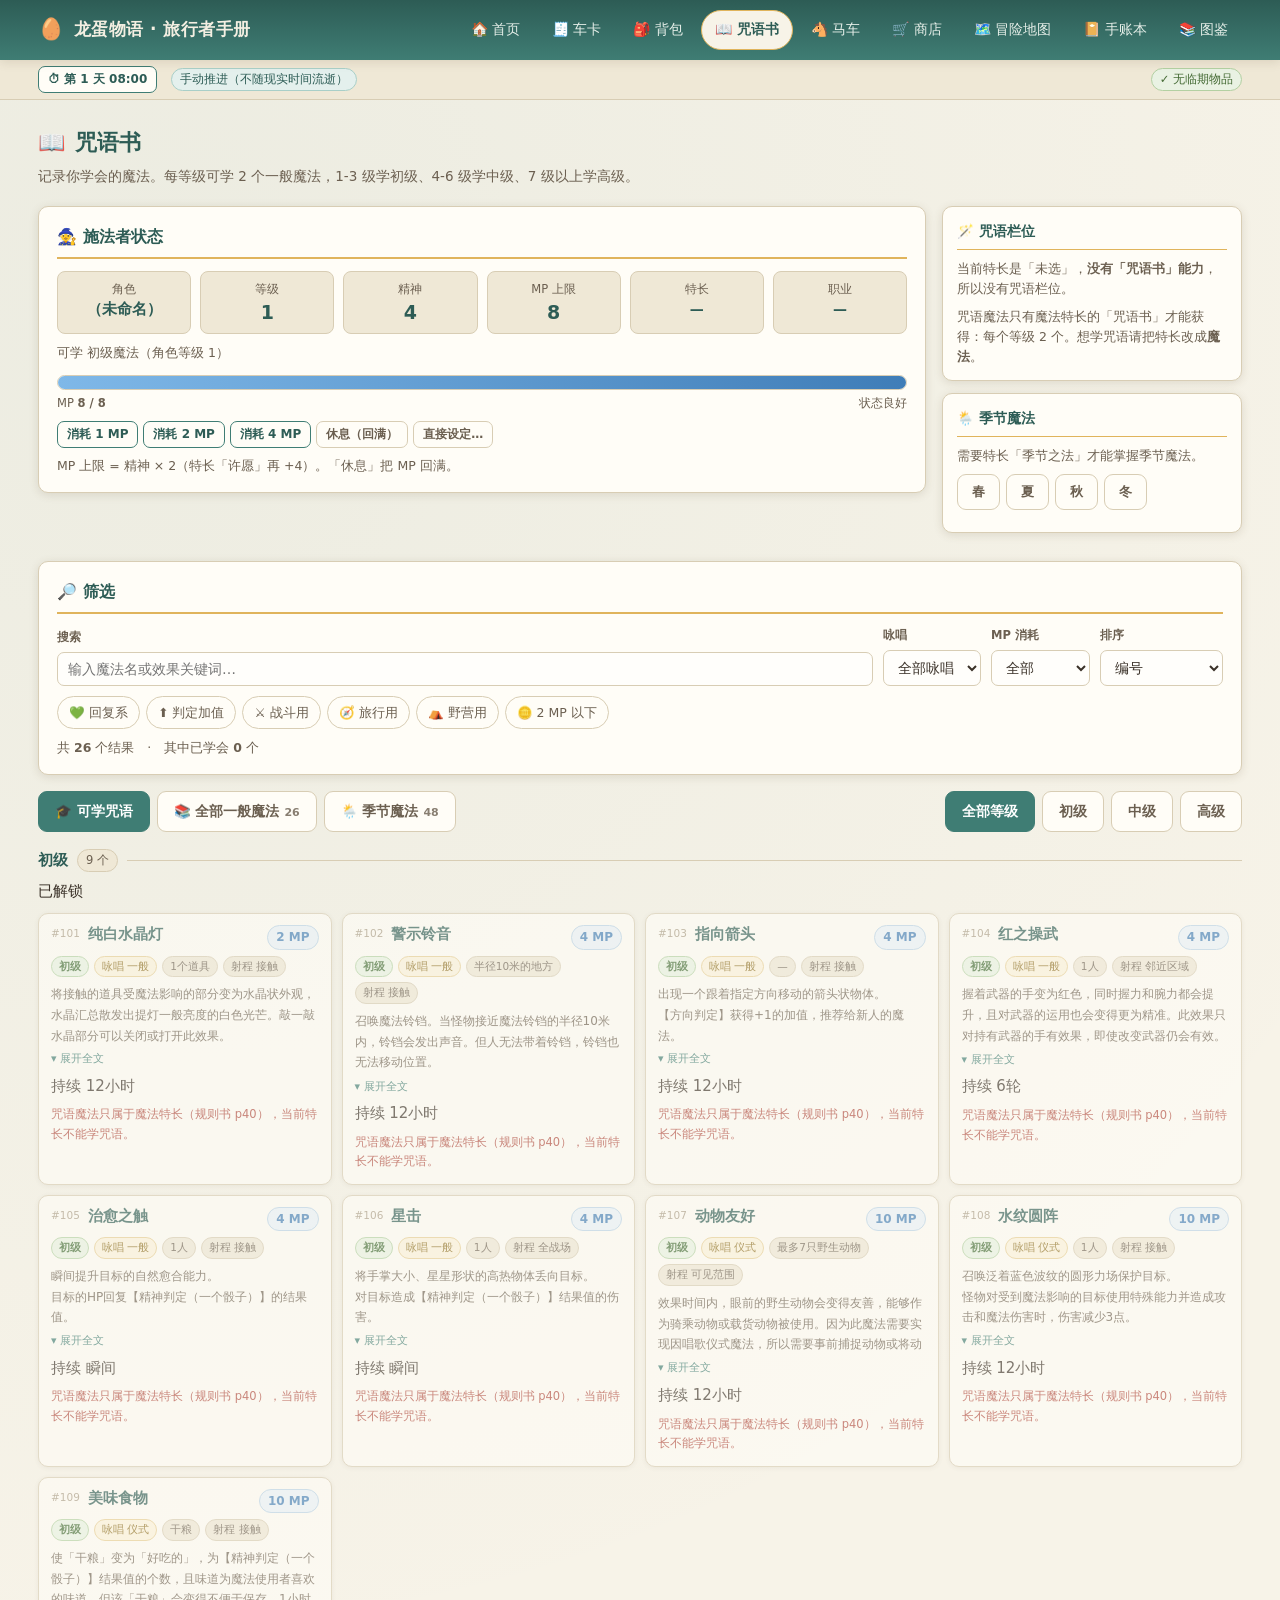
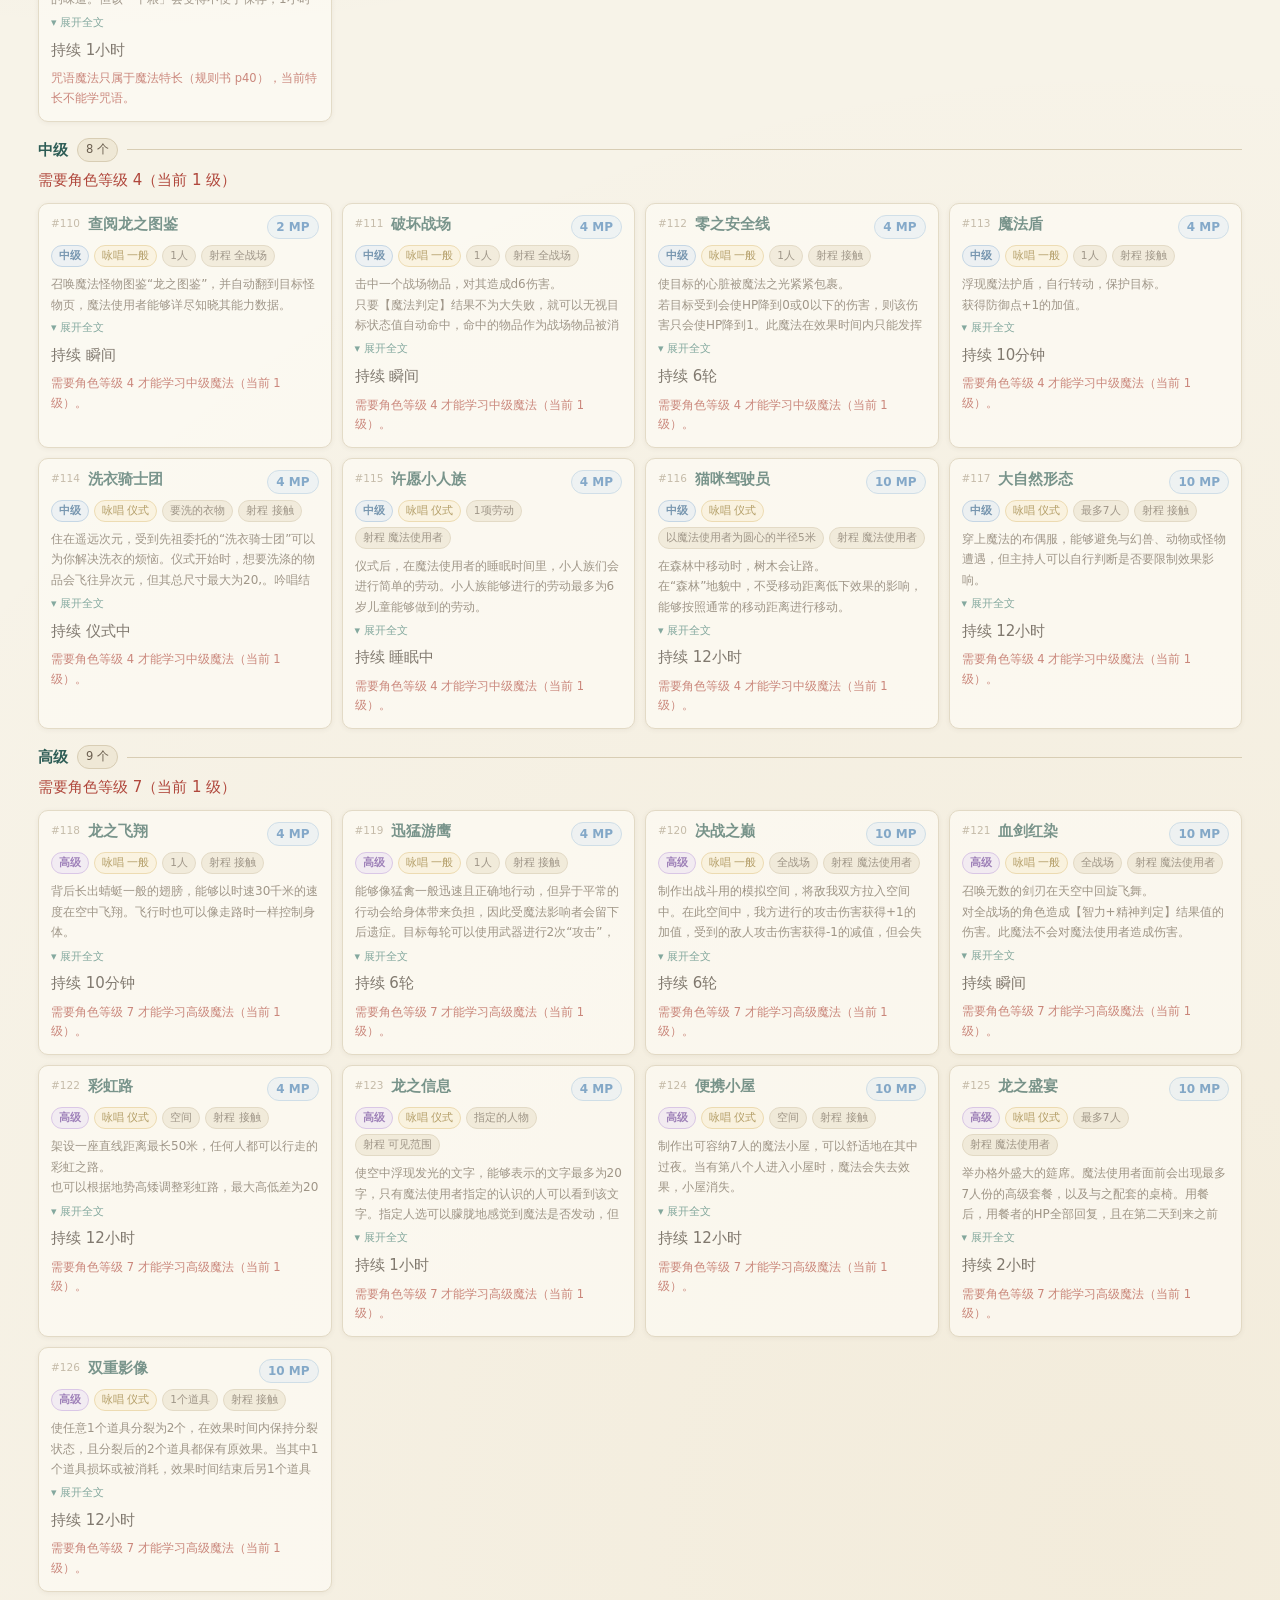
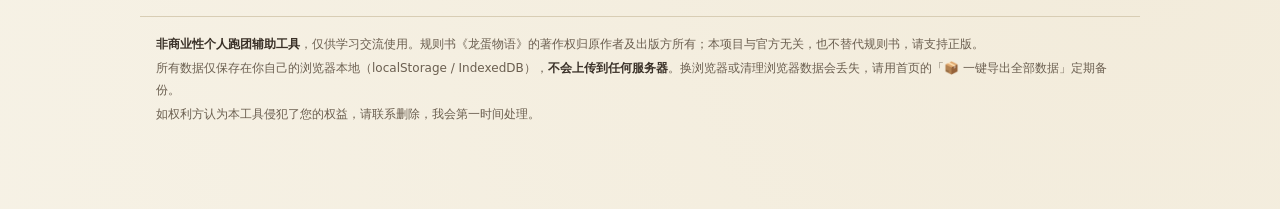
<file: spellbook.html>
﻿<!DOCTYPE html>
<html lang="zh-CN">
<head>
<meta charset="UTF-8">
<meta name="viewport" content="width=device-width,initial-scale=1">
<title>咒语书 · 龙蛋物语</title>
<link rel="stylesheet" href="css/style.css?v=1afb06c2">
<style>
  .sb-head{display:grid;grid-template-columns:minmax(0,1fr) 300px;gap:16px;align-items:start}
  .mpwrap{margin-top:4px}
  .mpbar{height:15px;background:var(--parch-2);border:1px solid var(--line);border-radius:999px;
         overflow:hidden;position:relative}
  .mpbar>i{display:block;height:100%;background:linear-gradient(90deg,#7fb8e8,#3f7db8);transition:width .3s}
  .mpbar.low>i{background:linear-gradient(90deg,#e8b87f,#c07a2f)}
  .mpbar.empty>i{background:linear-gradient(90deg,#d99a9a,#b0473c)}
  .mptext{display:flex;justify-content:space-between;font-size:11.5px;color:var(--ink-soft);margin-top:4px}
  .mpbtns{display:flex;gap:5px;flex-wrap:wrap;margin-top:8px}

  .sb-tabs{display:flex;gap:7px;flex-wrap:wrap;margin:16px 0 12px}
  .sb-tabs .tb{padding:8px 16px;border-radius:9px;border:1px solid var(--line);background:#fffdf7;
               cursor:pointer;font-size:13.5px;font-weight:600;color:var(--ink-soft);transition:.15s}
  .sb-tabs .tb:hover{border-color:var(--gold-lt);background:#fffaf0}
  .sb-tabs .tb.on{background:var(--teal);border-color:var(--teal);color:#fff}
  .sb-tabs .tb .n{font-size:11px;opacity:.8;margin-left:5px}

  .tierhead{display:flex;align-items:center;gap:9px;margin:16px 0 9px}
  .tierhead h3{margin:0;font-size:14.5px;color:var(--teal-dk)}
  .tierhead .ln{flex:1;height:1px;background:var(--line)}

  /* 咒语格：书页上的条目 */
  .spellgrid{display:grid;grid-template-columns:repeat(auto-fill,minmax(238px,1fr));gap:10px}
  .spellcard{
    position:relative;border:1px solid var(--line);border-radius:10px;background:#fffdf7;
    padding:11px 12px 12px;cursor:pointer;transition:.14s;
    box-shadow:0 1px 4px rgba(90,72,45,.10);
  }
  .spellcard:hover{transform:translateY(-2px);box-shadow:0 7px 18px rgba(90,72,45,.20);
                   border-color:var(--gold-lt)}
  .spellcard.learned{border-color:var(--teal);background:linear-gradient(180deg,#f2faf8,#e8f4f1)}
  .spellcard.learned::after{
    content:"已学会";position:absolute;top:-8px;right:9px;font-size:10px;font-weight:700;
    background:var(--teal);color:#fff;padding:1px 8px;border-radius:999px;
  }
  .spellcard.locked{opacity:.62;cursor:not-allowed}
  .spellcard.locked:hover{transform:none;box-shadow:0 1px 4px rgba(90,72,45,.10)}
  .spellcard .top{display:flex;align-items:flex-start;gap:8px;margin-bottom:6px}
  .spellcard .no{font-size:10.5px;color:#a89b85;font-variant-numeric:tabular-nums}
  .spellcard .nm{font-size:14.5px;font-weight:700;color:var(--teal-dk);flex:1;line-height:1.35}
  .spellcard .mp{
    font-size:12px;font-weight:700;color:#3f7db8;background:#eaf3fb;border:1px solid #b9d4ea;
    border-radius:999px;padding:1px 8px;white-space:nowrap;
  }
  .tags{display:flex;gap:5px;flex-wrap:wrap;margin-bottom:7px}
  .tags .tg{font-size:10.5px;padding:1px 7px;border-radius:999px;border:1px solid var(--line);
            background:var(--parch-2);color:var(--ink-soft)}
  .tags .tg.lv1{background:#e9f4e4;border-color:#b3d3a4;color:#3f6b33;font-weight:700}
  .tags .tg.lv2{background:#e7f0fa;border-color:#a8c6e4;color:#2b5f8f;font-weight:700}
  .tags .tg.lv3{background:#f1e9fb;border-color:#c9aee8;color:#6b3fa0;font-weight:700}
  .tags .tg.chant{background:#fdf4dd;border-color:#e8cf94;color:#8a6a1a}
  .tags .tg.season{background:#fdeaf4;border-color:#f0b3d4;color:#b04a80;font-weight:700}
  .spellcard .eff{font-size:12px;color:var(--ink-soft);line-height:1.72;white-space:pre-wrap;
                  max-height:5.2em;overflow:hidden;position:relative}
  .spellcard.open .eff{max-height:none}
  .spellcard .more{font-size:11px;color:var(--teal);margin-top:4px}
  .spellcard .why{font-size:11.5px;color:#b0473c;margin-top:6px}

  .filterrow{display:flex;gap:10px;flex-wrap:wrap;align-items:flex-end}
  .filterrow .fld>span{font-size:11.5px}
  .chipwrap .cw.on{background:var(--teal);border-color:var(--teal);color:#fff;font-weight:600}
  .chipwrap .cw .x{opacity:.65;margin-left:4px}
  .sb-side .card{padding:13px 14px;margin-bottom:12px}
  .sb-side h3{margin:0 0 9px;font-size:13.5px;color:var(--teal-dk);
              border-bottom:1px solid var(--gold-lt);padding-bottom:6px}
  .slotlist{display:flex;gap:4px;flex-wrap:wrap}
  .slotpip{width:19px;height:19px;border-radius:5px;border:1px solid var(--line);background:#fffdf7;
           font-size:10px;line-height:17px;text-align:center;color:#a89b85}
  .slotpip.used{background:var(--teal);border-color:var(--teal);color:#fff;font-weight:700}
  .slotpip.over{background:#d99a9a;border-color:#b0473c;color:#fff;font-weight:700}
  .learnedrow{display:flex;align-items:center;gap:7px;padding:6px 0;border-bottom:1px dashed var(--line);
              font-size:12.5px}
  .learnedrow:last-child{border-bottom:none}
  .learnedrow .n{flex:1;min-width:0;overflow:hidden;text-overflow:ellipsis;white-space:nowrap}
  .seasonpick{display:flex;gap:6px;flex-wrap:wrap}
  .seasonpick .sp{padding:6px 14px;border-radius:9px;border:1px solid var(--line);background:#fffdf7;
                  cursor:pointer;font-size:13px;font-weight:600;color:var(--ink-soft)}
  .seasonpick .sp.on{background:var(--teal);border-color:var(--teal);color:#fff}
</style>
</head>
<body>
<div class="wrap">
  <div class="page-title"><span>📖</span>咒语书</div>
  <div class="page-sub">记录你学会的魔法。每等级可学 2 个一般魔法，1-3 级学初级、4-6 级学中级、7 级以上学高级。</div>

  <div id="expiryBanner"></div>

  <div class="sb-head">
    <div class="card">
      <h2>🧙 施法者状态</h2>
      <div id="casterBox"></div>
      <div class="mpwrap" style="margin-top:12px">
        <div class="mpbar" id="mpBar"><i id="mpFill" style="width:100%"></i></div>
        <div class="mptext"><span id="mpLeft">—</span><span id="mpRight">—</span></div>
      </div>
      <div class="mpbtns">
        <button class="sm" id="mpSub1" data-mp="-1">消耗 1 MP</button>
        <button class="sm" id="mpSub2" data-mp="-2">消耗 2 MP</button>
        <button class="sm" id="mpSub4" data-mp="-4">消耗 4 MP</button>
        <button class="sm ghost" id="mpRest" data-mp="rest">休息（回满）</button>
        <button class="sm ghost" id="mpSet" data-mp="set">直接设定…</button>
      </div>
      <div class="hint" style="margin-top:8px">MP 上限 = 精神 × 2（特长「许愿」再 +4）。「休息」把 MP 回满。</div>
    </div>

    <div class="sb-side">
      <div class="card">
        <h3>🪄 咒语栏位</h3>
        <div id="slotBox"></div>
      </div>
      <div class="card">
        <h3>🌦️ 季节魔法</h3>
        <div id="seasonBox"></div>
      </div>
    </div>
  </div>

  <div class="card" style="margin-top:16px" id="filterCard">
    <h2>🔎 筛选</h2>
    <div class="filterrow">
      <label class="fld" style="margin:0;flex:1;min-width:200px"><span>搜索</span>
        <input type="text" id="fq" placeholder="输入魔法名或效果关键词…"></label>
      <label class="fld" style="margin:0"><span>咏唱</span>
        <select id="fchant"><option value="all">全部咏唱</option></select></label>
      <label class="fld" style="margin:0"><span>MP 消耗</span>
        <select id="fmp">
          <option value="all">全部</option>
          <option value="0-2">2 点以下</option>
          <option value="3-4">3 ~ 4 点</option>
          <option value="5-6">5 ~ 6 点</option>
          <option value="7-99">7 点以上</option>
        </select></label>
      <label class="fld" style="margin:0"><span>排序</span>
        <select id="fsort">
          <option value="no">编号</option>
          <option value="mp">MP 由低到高</option>
          <option value="mpdesc">MP 由高到低</option>
          <option value="name">名称</option>
        </select></label>
    </div>
    <div class="chipwrap" id="fquick" style="margin-top:10px"></div>
    <div class="hint" id="fcount" style="margin-top:9px"></div>
  </div>

  <div class="sb-tabs" id="sbTabs"></div>
  <div id="spellList"></div>
  <!-- 页脚声明：非商业 · 仅供学习交流 · 版权归属原作者 -->
  <footer class="notice">
    <p><b>非商业性个人跑团辅助工具</b>，仅供学习交流使用。规则书《龙蛋物语》的著作权归原作者及出版方所有；本项目与官方无关，也不替代规则书，请支持正版。</p>
    <p>所有数据仅保存在你自己的浏览器本地（localStorage / IndexedDB），<b>不会上传到任何服务器</b>。换浏览器或清理浏览器数据会丢失，请用首页的「📦 一键导出全部数据」定期备份。</p>
    <p>如权利方认为本工具侵犯了您的权益，请联系删除，我会第一时间处理。</p>
  </footer>

</div>

<div class="toast" id="toast"></div>

<script src="js/data/items.js?v=0a752df4"></script>
<script src="js/data/rules.js?v=1974519d"></script>
<script src="js/data/magic.js?v=4919a17f"></script>
<script src="js/core/state.js?v=70eff126"></script>
<script src="js/core/archive.js?v=a3f5c344"></script>
<script src="js/core/saves.js?v=8ff6ddee"></script>
<script src="js/core/inventory.js?v=9f0b49da"></script>
<script src="js/core/ledger.js?v=3e9fd21a"></script>
<script src="js/core/ui.js?v=300204c3"></script>
<script src="js/core/character.js?v=6b6ae62a"></script>
<script src="js/spellbook.js?v=61601b14"></script>
<script src="tools/geom.js?v=b5e8592e"></script>
</body>
</html>
</file>
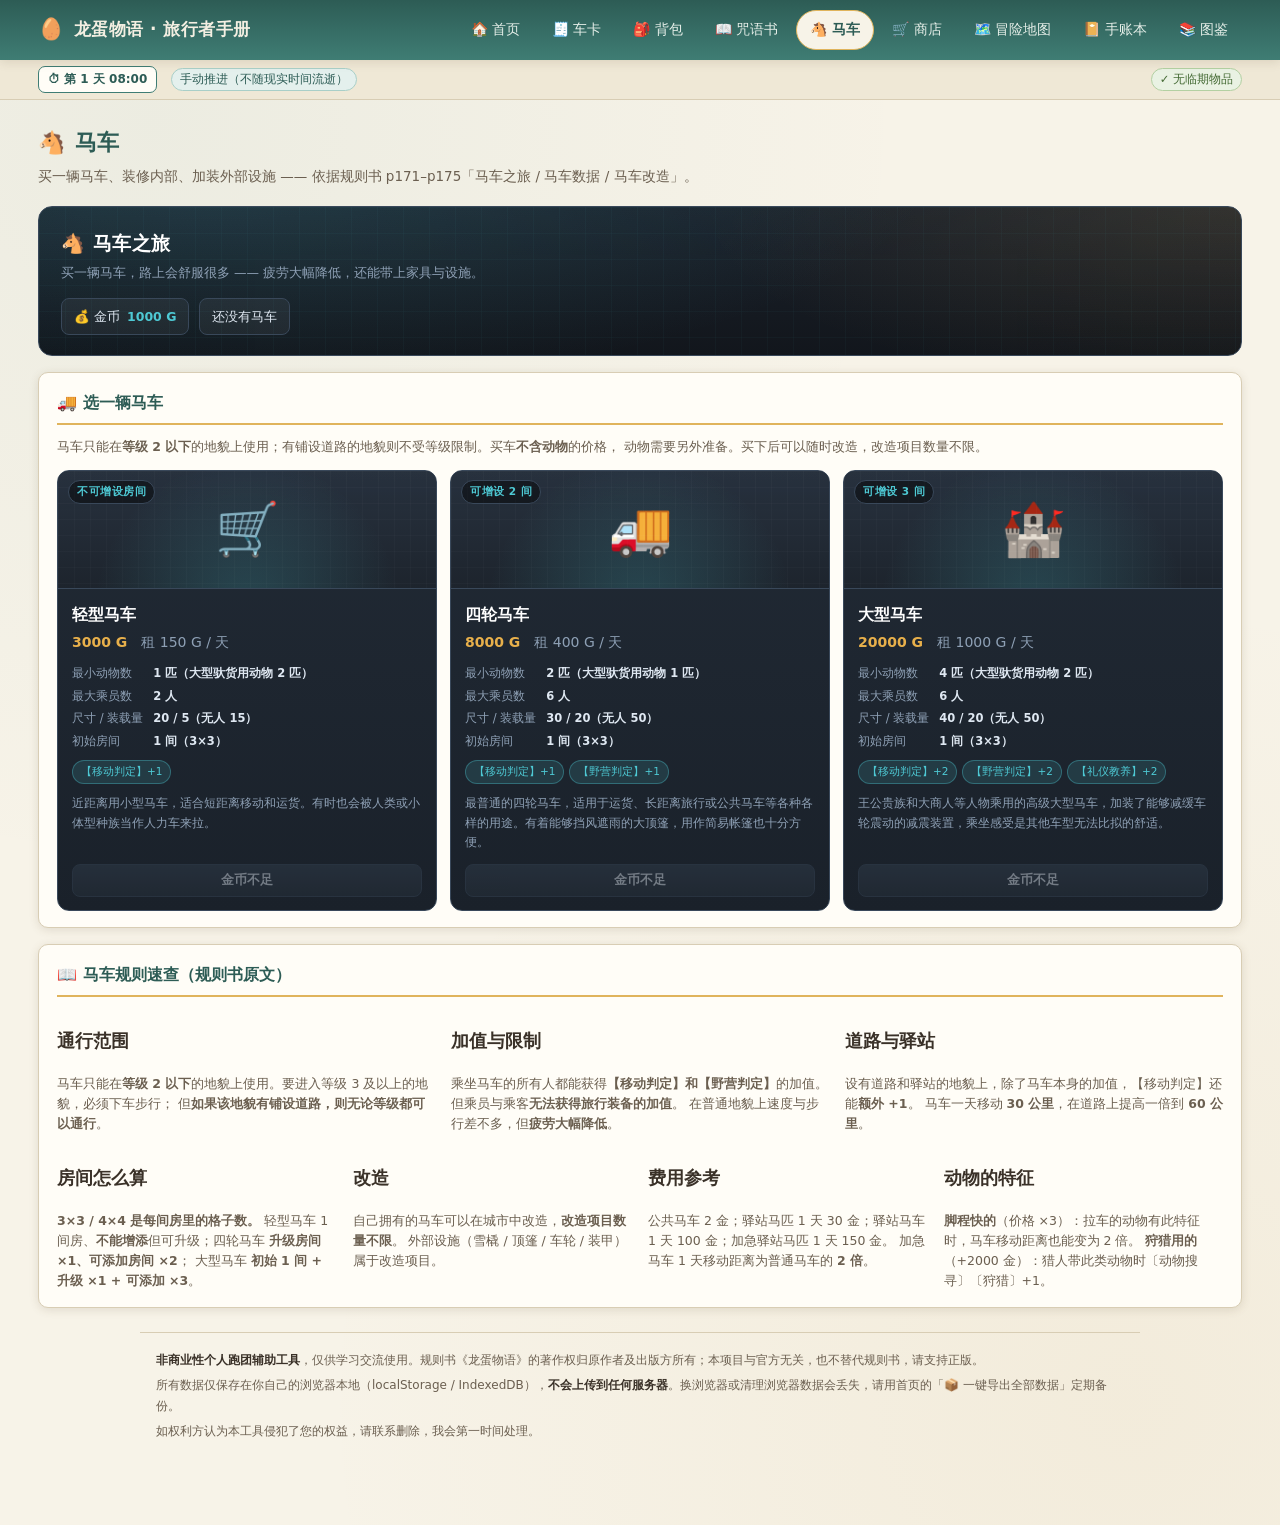
<file: wagon.html>
﻿<!DOCTYPE html>
<html lang="zh-CN">
<head>
<meta charset="UTF-8">
<meta name="viewport" content="width=device-width,initial-scale=1">
<title>马车 · 龙蛋物语</title>
<link rel="stylesheet" href="css/style.css?v=1afb06c2">
<style>
/* ============================================================
 *  马车 —— 参照《明日方舟》宿舍界面风格
 *  深色金属面板 + 蓝图网格 + 青色/琥珀色高亮
 * ============================================================ */
.wg{
  --d-bg:#12161c; --d-bg2:#1a2029; --d-panel:#222a35; --d-line:#39485a;
  --d-txt:#dfe8f2; --d-dim:#8ea0b5; --d-cyan:#4ec9d4; --d-amber:#e8b04b;
  --d-green:#69c07a; --d-red:#d9776b;
}
.wg-top{
  position:relative;border-radius:14px;overflow:hidden;margin-bottom:16px;
  background:
    radial-gradient(1200px 380px at 15% -30%, rgba(78,201,212,.16), transparent 60%),
    radial-gradient(900px 320px at 100% 0%, rgba(232,176,75,.12), transparent 60%),
    linear-gradient(180deg,#1b222c,#12161c);
  border:1px solid var(--d-line);padding:20px 22px;
}
.wg-top:before{
  content:"";position:absolute;inset:0;pointer-events:none;opacity:.5;
  background-image:linear-gradient(rgba(78,201,212,.07) 1px,transparent 1px),
                   linear-gradient(90deg,rgba(78,201,212,.07) 1px,transparent 1px);
  background-size:26px 26px;
}
.wg-top h2{margin:0 0 3px;color:#fff;font-size:19px;letter-spacing:.5px;
           display:flex;align-items:center;gap:9px;position:relative}
.wg-top .sub{color:var(--d-dim);font-size:12.5px;position:relative;line-height:1.7}
.wg-line{
  display:flex;gap:10px;flex-wrap:wrap;margin-top:14px;position:relative;
}
.wg-chip{
  background:rgba(255,255,255,.05);border:1px solid var(--d-line);border-radius:8px;
  padding:7px 12px;font-size:12.5px;color:var(--d-txt);display:flex;align-items:center;gap:7px;
}
.wg-chip b{color:var(--d-cyan);font-variant-numeric:tabular-nums}
.wg-chip.gold b{color:var(--d-amber)}

/* ---------- 车种选择 ---------- */
.wg-types{display:grid;grid-template-columns:repeat(auto-fit,minmax(250px,1fr));gap:13px}
.wg-t{
  position:relative;border:1px solid var(--d-line);border-radius:12px;overflow:hidden;
  background:linear-gradient(180deg,#212a35,#1a212a);transition:.16s;display:flex;flex-direction:column;
}
.wg-t:hover{transform:translateY(-3px);border-color:var(--d-cyan);
            box-shadow:0 10px 26px rgba(0,0,0,.4), 0 0 0 1px rgba(78,201,212,.25)}
.wg-t.on{border-color:var(--d-amber);box-shadow:0 0 0 1px rgba(232,176,75,.4), 0 10px 26px rgba(0,0,0,.4)}
.wg-t .ph{
  height:118px;display:flex;align-items:center;justify-content:center;font-size:52px;
  background:radial-gradient(circle at 50% 120%, rgba(78,201,212,.22), transparent 65%),
             linear-gradient(180deg,#28323f,#1d242d);
  border-bottom:1px solid var(--d-line);position:relative;
}
.wg-t .ph:after{
  content:"";position:absolute;inset:0;opacity:.4;
  background-image:linear-gradient(rgba(255,255,255,.05) 1px,transparent 1px),
                   linear-gradient(90deg,rgba(255,255,255,.05) 1px,transparent 1px);
  background-size:16px 16px;
}
.wg-t .tagline{position:absolute;top:9px;left:10px;font-size:10.5px;font-weight:700;
  background:rgba(0,0,0,.45);border:1px solid var(--d-line);color:var(--d-cyan);
  padding:2px 8px;border-radius:999px;letter-spacing:.5px;z-index:2}
.wg-t .bd{padding:13px 14px;flex:1;display:flex;flex-direction:column}
.wg-t h3{margin:0 0 3px;color:#fff;font-size:15.5px}
.wg-t .price{color:var(--d-amber);font-weight:700;font-size:14px;margin-bottom:9px;
             font-variant-numeric:tabular-nums}
.wg-t .spec{display:grid;grid-template-columns:auto 1fr;gap:3px 10px;font-size:11.5px;
            color:var(--d-dim);margin-bottom:9px}
.wg-t .spec b{color:var(--d-txt);font-weight:600}
.wg-t .bonus{display:flex;gap:5px;flex-wrap:wrap;margin-bottom:10px}
.wg-t .bonus span{font-size:10.5px;background:rgba(78,201,212,.14);border:1px solid rgba(78,201,212,.35);
                  color:var(--d-cyan);border-radius:999px;padding:2px 8px}
.wg-t .desc{font-size:11.5px;color:var(--d-dim);line-height:1.7;flex:1;margin-bottom:11px}

/* ---------- 通用深色面板 ---------- */
.wg-panel{
  background:linear-gradient(180deg,#1e242e,#171c24);border:1px solid var(--d-line);
  border-radius:13px;overflow:hidden;margin-bottom:15px;
}
.wg-panel>.hd{
  display:flex;align-items:center;gap:10px;padding:12px 16px;
  background:linear-gradient(180deg,#2a3441,#212934);border-bottom:1px solid var(--d-line);
}
.wg-panel>.hd h3{margin:0;color:#fff;font-size:14.5px;display:flex;align-items:center;gap:8px}
.wg-panel>.hd .sp{margin-left:auto;display:flex;gap:7px;flex-wrap:wrap}
.wg-panel>.bd{padding:15px 16px}
.wg-btn{
  background:linear-gradient(180deg,#33404f,#28323d);border:1px solid var(--d-line);
  color:var(--d-txt);border-radius:8px;padding:7px 13px;font-size:12.5px;cursor:pointer;
  transition:.14s;font-weight:600;
}
.wg-btn:hover{border-color:var(--d-cyan);color:#fff;background:linear-gradient(180deg,#3b4a5b,#303b48)}
.wg-btn.primary{background:linear-gradient(180deg,#3f8f99,#2f6f77);border-color:#4ec9d4;color:#fff}
.wg-btn.primary:hover{background:linear-gradient(180deg,#4aa4af,#357c85)}
.wg-btn.gold{background:linear-gradient(180deg,#b98a33,#946c25);border-color:#e8b04b;color:#fff}
.wg-btn.gold:hover{background:linear-gradient(180deg,#cf9a3a,#a4782a)}
.wg-btn.danger{background:linear-gradient(180deg,#8c4a42,#6f3a34);border-color:#d9776b;color:#fff}
.wg-btn:disabled{opacity:.45;cursor:not-allowed;transform:none}
.wg-btn.sm{padding:4px 9px;font-size:11.5px;border-radius:6px}

/* ---------- 房间 ---------- */
.wg-rooms{display:grid;grid-template-columns:repeat(auto-fit,minmax(288px,1fr));gap:15px}
.wg-room{
  border:1px solid var(--d-line);border-radius:12px;overflow:hidden;
  background:linear-gradient(180deg,#232b36,#1a2028);
}
.wg-room .rh{
  display:flex;align-items:center;gap:8px;padding:9px 12px;
  background:linear-gradient(180deg,#2c3745,#232b36);border-bottom:1px solid var(--d-line);
}
.wg-room .rh .ic{font-size:17px}
.wg-room .rh b{color:#fff;font-size:13px}
.wg-room .rh select{
  margin-left:auto;background:#1b222b;color:var(--d-txt);border:1px solid var(--d-line);
  border-radius:6px;padding:3px 6px;font-size:11.5px;max-width:118px;
}
.wg-room .rb{padding:12px}
.wg-grid{
  display:grid;gap:4px;margin:0 auto;position:relative;
  background:
    linear-gradient(rgba(78,201,212,.06) 1px,transparent 1px),
    linear-gradient(90deg,rgba(78,201,212,.06) 1px,transparent 1px),
    #141a21;
  background-size:100% 100%;
  border:1px solid var(--d-line);border-radius:9px;padding:5px;
  box-shadow:inset 0 2px 12px rgba(0,0,0,.55);
}
.wg-cell{
  position:relative;aspect-ratio:1/1;border-radius:5px;
  background:rgba(255,255,255,.028);border:1px solid rgba(120,150,180,.16);
  display:flex;align-items:center;justify-content:center;transition:.12s;cursor:pointer;
}
.wg-cell:hover{background:rgba(78,201,212,.12);border-color:var(--d-cyan);z-index:3}
.wg-cell.has{background:linear-gradient(180deg,rgba(78,201,212,.14),rgba(78,201,212,.06));
              border-color:rgba(78,201,212,.45)}
.wg-cell.has .ic{font-size:22px;filter:drop-shadow(0 1px 3px rgba(0,0,0,.6))}
.wg-cell .ic{font-size:19px;pointer-events:none;line-height:1}
.wg-cell.f2{grid-column:span 2}
.wg-cell .nm{
  position:absolute;left:1px;right:1px;bottom:0;font-size:8.5px;text-align:center;color:#bcd2e6;
  white-space:nowrap;overflow:hidden;text-overflow:ellipsis;pointer-events:none;
  text-shadow:0 0 3px #0d1116,0 0 3px #0d1116;
}
.wg-cell.ghost{outline:2px dashed var(--d-amber);outline-offset:-2px}
.wg-room .foot{
  display:flex;gap:8px;align-items:center;flex-wrap:wrap;margin-top:10px;
  font-size:11.5px;color:var(--d-dim);
}
.wg-bar{height:6px;border-radius:999px;background:rgba(255,255,255,.08);overflow:hidden;flex:1;min-width:70px}
.wg-bar>i{display:block;height:100%;background:linear-gradient(90deg,#4ec9d4,#69c07a);transition:width .3s}

/* ---------- 目录 ---------- */
.wg-cat{display:grid;grid-template-columns:repeat(auto-fill,minmax(232px,1fr));gap:11px}
.wg-c{
  border:1px solid var(--d-line);border-radius:10px;padding:11px 12px;
  background:linear-gradient(180deg,#232b36,#1b222b);transition:.14s;display:flex;flex-direction:column;
}
.wg-c:hover{border-color:var(--d-cyan)}
.wg-c .hd{display:flex;align-items:center;gap:9px;margin-bottom:7px}
.wg-c .hd .ic{font-size:24px}
.wg-c .hd .n{flex:1;min-width:0}
.wg-c .hd b{color:#fff;font-size:13.5px;display:block}
.wg-c .hd .k{font-size:10.5px;color:var(--d-dim)}
.wg-c .pr{color:var(--d-amber);font-weight:700;font-size:13px;font-variant-numeric:tabular-nums;
          white-space:nowrap}
.wg-c .ef{font-size:11.5px;color:var(--d-dim);line-height:1.7;flex:1;margin-bottom:9px}
.wg-c .ef b{color:var(--d-cyan);font-weight:600}
.wg-c .ft{display:flex;align-items:center;gap:6px;flex-wrap:wrap}
.wg-c .stock{font-size:11px;color:var(--d-dim);margin-right:auto}
.wg-c .stock b{color:var(--d-green)}
.wg-c .stock.zero b{color:var(--d-red)}
.wg-tabs{display:flex;gap:7px;flex-wrap:wrap}
.wg-tab{
  padding:7px 15px;border-radius:9px;border:1px solid var(--d-line);
  background:linear-gradient(180deg,#28323d,#1f272f);color:var(--d-dim);
  font-size:13px;font-weight:600;cursor:pointer;transition:.14s;
}
.wg-tab:hover{color:var(--d-txt);border-color:var(--d-cyan)}
.wg-tab.on{background:linear-gradient(180deg,#3f8f99,#2f6f77);border-color:#4ec9d4;color:#fff}
.wg-tab .n{font-size:11px;opacity:.8;margin-left:5px}

/* 加值汇总 */
.wg-bonus{display:flex;gap:7px;flex-wrap:wrap}
.wg-bonus span{
  font-size:11.5px;background:rgba(105,192,122,.13);border:1px solid rgba(105,192,122,.35);
  color:var(--d-green);border-radius:999px;padding:3px 10px;
}
.wg-empty{padding:26px 16px;text-align:center;color:var(--d-dim);font-size:12.5px;line-height:1.9}
.wg-empty .big{display:block;font-size:30px;opacity:.55;margin-bottom:7px}
.wg-note{
  background:rgba(232,176,75,.09);border:1px solid rgba(232,176,75,.3);color:#e5c98a;
  border-radius:9px;padding:10px 13px;font-size:12px;line-height:1.75;margin-bottom:13px;
}
</style>
</head>
<body>
<div class="wrap">
  <div class="page-title"><span>🐴</span>马车</div>
  <div class="page-sub">买一辆马车、装修内部、加装外部设施 —— 依据规则书 p171–p175「马车之旅 / 马车数据 / 马车改造」。</div>

  <div id="expiryBanner"></div>

  <div class="wg">
    <div class="wg-top" id="wgTop"></div>

    <div id="wgNoWagon">
      <div class="card" style="margin-bottom:15px">
        <h2>🚚 选一辆马车</h2>
        <div class="hint" style="margin-bottom:13px">
          马车只能在<b>等级 2 以下</b>的地貌上使用；有铺设道路的地貌则不受等级限制。买车<b>不含动物</b>的价格，
          动物需要另外准备。买下后可以随时改造，改造项目数量不限。
        </div>
        <div class="wg-types" id="wgTypes"></div>
      </div>
    </div>

    <div id="wgHasWagon" style="display:none">
      <div class="wg-panel">
        <div class="hd">
          <h3>🏠 房间</h3>
          <span class="sp" id="wgRoomBtns"></span>
        </div>
        <div class="bd">
          <div class="hint" style="color:var(--d-dim);margin-bottom:12px">
            <b>3×3 / 4×4 是「一间房里的格子数」，不是房间数量。</b>
            初始房间 3×3（<b>1500 G</b>）；升级后<b>每间房</b>变成 4×4（<b>4000 G</b>）——
            格子变多，能摆更多家具。<br>
            点<b>家具</b>再点房间里的空格即可摆放；点已摆放的格子把它收起来。
            当前每间房 <b id="wgGridHint">3×3</b>。
          </div>
          <div class="wg-rooms" id="wgRooms"></div>
        </div>
      </div>

      <div class="wg-panel">
        <div class="hd">
          <h3>🛍️ 装潢目录</h3>
          <span class="sp"><span class="wg-tabs" id="wgCatTabs"></span></span>
        </div>
        <div class="bd">
          <div class="wg-note" id="wgBuyHint"></div>
          <div class="wg-cat" id="wgCat"></div>
        </div>
      </div>

      <div class="wg-panel">
        <div class="hd"><h3>📊 加值汇总</h3></div>
        <div class="bd"><div class="wg-bonus" id="wgBonuses"></div></div>
      </div>

      <div class="wg-panel">
        <div class="hd">
          <h3>📖 马车数据与规则</h3>
          <span class="sp"><button class="wg-btn sm danger" id="wgSell">卖掉马车</button></span>
        </div>
        <div class="bd" id="wgRules"></div>
      </div>
    </div>
  </div>

  <div class="card" style="margin-top:16px">
    <h2>📖 马车规则速查（规则书原文）</h2>
    <div class="grid c3">
      <div><h3>通行范围</h3><div class="holder hint">
        马车只能在<b>等级 2 以下</b>的地貌上使用。要进入等级 3 及以上的地貌，必须下车步行；
        但<b>如果该地貌有铺设道路，则无论等级都可以通行</b>。
      </div></div>
      <div><h3>加值与限制</h3><div class="holder hint">
        乘坐马车的所有人都能获得<b>【移动判定】和【野营判定】</b>的加值。
        但乘员与乘客<b>无法获得旅行装备的加值</b>。
        在普通地貌上速度与步行差不多，但<b>疲劳大幅降低</b>。
      </div></div>
      <div><h3>道路与驿站</h3><div class="holder hint">
        设有道路和驿站的地貌上，除了马车本身的加值，【移动判定】还能<b>额外 +1</b>。
        马车一天移动 <b>30 公里</b>，在道路上提高一倍到 <b>60 公里</b>。
      </div></div>
    </div>
    <div class="grid c3" style="margin-top:12px">
      <div><h3>房间怎么算</h3><div class="holder hint">
        <b>3×3 / 4×4 是每间房里的格子数。</b>
        轻型马车 1 间房、<b>不能增添</b>但可升级；四轮马车 <b>升级房间 ×1、可添加房间 ×2</b>；
        大型马车 <b>初始 1 间 + 升级 ×1 + 可添加 ×3</b>。
      </div></div>
      <div><h3>改造</h3><div class="holder hint">
        自己拥有的马车可以在城市中改造，<b>改造项目数量不限</b>。
        外部设施（雪橇 / 顶篷 / 车轮 / 装甲）属于改造项目。
      </div></div>
      <div><h3>费用参考</h3><div class="holder hint">
        公共马车 2 金；驿站马匹 1 天 30 金；驿站马车 1 天 100 金；加急驿站马匹 1 天 150 金。
        加急马车 1 天移动距离为普通马车的 <b>2 倍</b>。
      </div></div>
      <div><h3>动物的特征</h3><div class="holder hint">
        <b>脚程快的</b>（价格 ×3）：拉车的动物有此特征时，马车移动距离也能变为 2 倍。
        <b>狩猎用的</b>（+2000 金）：猎人带此类动物时〔动物搜寻〕〔狩猎〕+1。
      </div></div>
    </div>
  </div>
  <!-- 页脚声明：非商业 · 仅供学习交流 · 版权归属原作者 -->
  <footer class="notice">
    <p><b>非商业性个人跑团辅助工具</b>，仅供学习交流使用。规则书《龙蛋物语》的著作权归原作者及出版方所有；本项目与官方无关，也不替代规则书，请支持正版。</p>
    <p>所有数据仅保存在你自己的浏览器本地（localStorage / IndexedDB），<b>不会上传到任何服务器</b>。换浏览器或清理浏览器数据会丢失，请用首页的「📦 一键导出全部数据」定期备份。</p>
    <p>如权利方认为本工具侵犯了您的权益，请联系删除，我会第一时间处理。</p>
  </footer>

</div>

<div class="toast" id="toast"></div>

<script src="js/data/items.js?v=0a752df4"></script>
<script src="js/data/rules.js?v=1974519d"></script>
<script src="js/data/magic.js?v=4919a17f"></script>
<script src="js/core/state.js?v=70eff126"></script>
<script src="js/core/archive.js?v=a3f5c344"></script>
<script src="js/core/saves.js?v=8ff6ddee"></script>
<script src="js/core/inventory.js?v=9f0b49da"></script>
<script src="js/core/ledger.js?v=3e9fd21a"></script>
<script src="js/core/wagon.js?v=e844784f"></script>
<script src="js/core/ui.js?v=300204c3"></script>
<script src="js/core/character.js?v=6b6ae62a"></script>
<script src="js/wagon.js?v=6d6efb1b"></script>
<script src="tools/geom.js?v=b5e8592e"></script>
</body>
</html>
</file>
<file: css/style.css>
/* ============================================================
 *  龙蛋物语 车卡 / 背包 / 商店  —  样式表
 *  配色取自规则书：羊皮纸底色 + 春之章青绿 + 暖棕描边
 *  ============================================================ */
:root{
  --parch:#f7f3e8;
  --parch-2:#efe8d6;
  --ink:#3a3128;
  --ink-soft:#6b5f50;
  --teal:#3f7d74;
  --teal-dk:#2d5c55;
  --gold:#b8892f;
  --gold-lt:#e0b45c;
  --red:#b0473c;
  --green:#5f8b4c;
  --line:#d8cdb4;
  --shadow:0 2px 10px rgba(90,72,45,.14);
  --radius:10px;
}
*{box-sizing:border-box}
html,body{margin:0;padding:0}
body{
  font-family:"Microsoft YaHei","PingFang SC","Hiragino Sans GB","Source Han Sans SC",system-ui,sans-serif;
  background:var(--parch);
  background-image:
    radial-gradient(circle at 12% 8%, rgba(63,125,116,.06), transparent 42%),
    radial-gradient(circle at 88% 92%, rgba(184,137,47,.07), transparent 45%);
  color:var(--ink); line-height:1.7; font-size:15px;
}
a{color:var(--teal-dk);text-decoration:none}
a:hover{text-decoration:underline}

/* ---------- 顶栏 ---------- */
.topbar{
  background:linear-gradient(180deg,var(--teal-dk),var(--teal));
  color:#f4efe2; box-shadow:var(--shadow); position:sticky; top:0; z-index:50;
}
.topbar-inner{
  max-width:1240px; margin:0 auto; padding:10px 18px;
  display:flex; align-items:center; gap:18px; flex-wrap:wrap;
}
.brand{display:flex;align-items:center;gap:9px;font-weight:700;font-size:17px;letter-spacing:.5px}
.brand .egg{font-size:21px}
nav.mainnav{display:flex;gap:4px;flex-wrap:wrap;margin-left:auto}
nav.mainnav a{
  color:#e6efe9; padding:7px 13px; border-radius:999px; font-size:14px;
  border:1px solid transparent; transition:.16s;
}
nav.mainnav a:hover{background:rgba(255,255,255,.13);text-decoration:none}
nav.mainnav a.active{background:var(--parch);color:var(--teal-dk);font-weight:700;border-color:var(--gold-lt)}

/* ---------- 时钟条 ---------- */
.clockbar{
  background:var(--parch-2); border-bottom:1px solid var(--line);
  font-size:13px; color:var(--ink-soft);
}
.clockbar-inner{
  max-width:1240px;margin:0 auto;padding:6px 18px;
  display:flex;align-items:center;gap:14px;flex-wrap:wrap;
}
.clockbar b{color:var(--teal-dk)}
.clockbar .spacer{margin-left:auto}

/* ---------- 布局 ---------- */
.wrap{max-width:1240px;margin:0 auto;padding:20px 18px 80px}
.page-title{
  font-size:22px;font-weight:700;margin:4px 0 4px;color:var(--teal-dk);
  display:flex;align-items:center;gap:10px;flex-wrap:wrap;
}
.page-sub{color:var(--ink-soft);font-size:13.5px;margin-bottom:18px}
.grid{display:grid;gap:16px}
.grid.c2{grid-template-columns:repeat(auto-fit,minmax(330px,1fr))}
.grid.c3{grid-template-columns:repeat(auto-fit,minmax(250px,1fr))}
.grid.c4{grid-template-columns:repeat(auto-fit,minmax(190px,1fr))}

/* ---------- 卡片 ---------- */
.card{
  background:#fffdf7;border:1px solid var(--line);border-radius:var(--radius);
  padding:16px 18px;box-shadow:var(--shadow);
}
.card>h2,.card>h3{
  margin:0 0 12px;font-size:16px;color:var(--teal-dk);
  border-bottom:2px solid var(--gold-lt);padding-bottom:7px;
  display:flex;align-items:center;gap:8px;flex-wrap:wrap;
}
.card>h3{font-size:14.5px;border-bottom-width:1px;border-bottom-color:var(--line)}
.card .hint{font-size:12.5px;color:var(--ink-soft);line-height:1.6}

/* ---------- 表单 ---------- */
label.fld{display:block;margin-bottom:11px}
label.fld>span{
  display:block;font-size:12.5px;color:var(--ink-soft);margin-bottom:4px;font-weight:600;
}
input[type=text],input[type=number],input[type=date],input[type=datetime-local],select,textarea{
  width:100%;padding:8px 10px;border:1px solid var(--line);border-radius:7px;
  background:#fffefb;color:var(--ink);font-family:inherit;font-size:14px;
}
input:focus,select:focus,textarea:focus{outline:2px solid var(--gold-lt);outline-offset:-1px;border-color:var(--gold)}
textarea{min-height:76px;resize:vertical}
.row{display:flex;gap:10px;flex-wrap:wrap}
.row>*{flex:1;min-width:120px}
.inline{display:flex;align-items:center;gap:7px;flex-wrap:wrap}
.inline>*{flex:0 0 auto}

/* ---------- 按钮 ---------- */
button,.btn{
  font-family:inherit;font-size:13.5px;padding:8px 14px;border-radius:7px;
  border:1px solid var(--teal);background:#fffdf7;color:var(--teal-dk);
  cursor:pointer;transition:.15s;font-weight:600;
}
button:hover,.btn:hover{background:var(--teal);color:#fff;text-decoration:none}
button.primary{background:var(--teal);color:#fff}
button.primary:hover{background:var(--teal-dk)}
button.gold{background:var(--gold);border-color:var(--gold);color:#fff}
button.gold:hover{background:#9c7326}
button.danger{border-color:var(--red);color:var(--red)}
button.danger:hover{background:var(--red);color:#fff}
button.ghost{border-color:var(--line);color:var(--ink-soft)}
button.ghost:hover{background:var(--parch-2);color:var(--ink)}
button:disabled{opacity:.45;cursor:not-allowed}
button.sm{padding:4px 9px;font-size:12px}
.btnrow{display:flex;gap:8px;flex-wrap:wrap;margin-top:10px}

/* ---------- 徽章 / 标签 ---------- */
.badge{
  display:inline-block;padding:1px 8px;border-radius:999px;font-size:11.5px;
  background:var(--parch-2);border:1px solid var(--line);color:var(--ink-soft);
}
.badge.teal{background:#e4f0ed;border-color:#a9cfc8;color:var(--teal-dk)}
.badge.gold{background:#faf1dc;border-color:var(--gold-lt);color:#8a6520}
.badge.red{background:#fae7e4;border-color:#e0b0a9;color:var(--red)}
.badge.green{background:#e9f2e3;border-color:#b3d0a2;color:#446a34}
.badge.body{background:#eaf3e5;border-color:#a9c99a;color:#4a6b3a}
.badge.mind{background:#e6eef7;border-color:#a3bcd8;color:#3c5a7a}
.badge.magicb{background:#f0e9f7;border-color:#c3aede;color:#5f3f80}

/* ---------- 能力值格 ---------- */
.ability-box{
  background:#fffdf7;border:2px solid var(--line);border-radius:9px;
  padding:10px;text-align:center;
}
.ability-box .nm{font-size:12.5px;color:var(--ink-soft);font-weight:600}
.ability-box .die{font-size:26px;font-weight:700;color:var(--teal-dk);line-height:1.2}
.ability-box .num{font-size:11.5px;color:var(--ink-soft)}
.ability-box select{margin-top:6px;text-align:center;font-size:15px;font-weight:700;padding:4px}

/* ---------- 统计条 ---------- */
.statgrid{display:grid;grid-template-columns:repeat(auto-fit,minmax(105px,1fr));gap:9px}
.stat{background:var(--parch-2);border:1px solid var(--line);border-radius:8px;padding:8px 10px;text-align:center}
.stat .k{font-size:11.5px;color:var(--ink-soft)}
.stat .v{font-size:19px;font-weight:700;color:var(--teal-dk);line-height:1.3}
.stat.warn{background:#fae7e4;border-color:#e0b0a9}
.stat.warn .v{color:var(--red)}

/* ---------- 进度条 ---------- */
.bar{height:9px;background:var(--parch-2);border:1px solid var(--line);border-radius:999px;overflow:hidden}
.bar>i{display:block;height:100%;background:linear-gradient(90deg,var(--teal),var(--gold-lt));transition:width .3s}
.bar.warn>i{background:linear-gradient(90deg,#c9705f,var(--red))}

/* ---------- 血条 / 蓝条（首页生命值卡 + 咒语书共用一套视觉） ---------- */
.vbar{height:18px;background:var(--parch-2);border:1px solid var(--line);border-radius:999px;overflow:hidden}
.vbar>i{display:block;height:100%;transition:width .3s;border-radius:999px}
.vbar.hp>i{background:linear-gradient(90deg,#e79797,#b8474a)}
.vbar.hp.low>i{background:linear-gradient(90deg,#e8b87f,#c0562f)}
.vbar.hp.empty>i{background:linear-gradient(90deg,#d99a9a,#8d2f2f)}
.vbar.mp>i{background:linear-gradient(90deg,#7fb8e8,#3f7db8)}
.vbar.mp.low>i{background:linear-gradient(90deg,#e8b87f,#c07a2f)}
.vbar.mp.empty>i{background:linear-gradient(90deg,#d99a9a,#b0473c)}
.vitals{display:grid;grid-template-columns:1fr 1fr;gap:14px}
@media (max-width:720px){ .vitals{grid-template-columns:1fr} }
.vtext{display:flex;justify-content:space-between;font-size:12.5px;color:var(--ink-soft);margin:6px 0 5px}
.vtext b{color:var(--teal-dk);font-size:14px}
.vbtns{display:flex;flex-wrap:wrap;gap:6px;margin-top:9px}
.vbtns .lbl{font-size:12px;color:var(--ink-soft);align-self:center;margin-right:2px}

/* ---------- 表格 ---------- */
table.tbl{width:100%;border-collapse:collapse;font-size:13.5px}
table.tbl th{
  background:var(--parch-2);text-align:left;padding:7px 9px;font-size:12.5px;
  color:var(--ink-soft);border-bottom:2px solid var(--line);white-space:nowrap;
}
table.tbl td{padding:7px 9px;border-bottom:1px solid #ece4d2;vertical-align:top}
table.tbl tr:hover td{background:#fffdf3}
table.tbl td.num,table.tbl th.num{text-align:right;font-variant-numeric:tabular-nums}

/* ---------- 物品卡 ---------- */
.itemcard{
  background:#fffdf7;border:1px solid var(--line);border-radius:9px;padding:11px 13px;
  display:flex;flex-direction:column;gap:6px;position:relative;transition:.15s;
}
.itemcard:hover{box-shadow:0 3px 14px rgba(90,72,45,.18);transform:translateY(-1px)}
.itemcard .top{display:flex;align-items:baseline;gap:8px;flex-wrap:wrap}
.itemcard .nm{font-weight:700;font-size:14.5px;color:var(--ink)}
.itemcard .price{margin-left:auto;font-weight:700;color:var(--gold);font-variant-numeric:tabular-nums}
.itemcard .meta{font-size:12px;color:var(--ink-soft);display:flex;gap:9px;flex-wrap:wrap}
.itemcard .desc{font-size:12.5px;color:var(--ink-soft);line-height:1.6}
.itemcard.dmg{border-color:#e0b0a9;background:#fdf4f2}
.itemcard.expired{border-color:#d9a49b;background:#fbf0ee;opacity:.82}
.itemcard.equipped{border-color:var(--teal);border-left:4px solid var(--teal)}

/* ---------- 保质期条 ---------- */
.shelf{font-size:12px;display:flex;align-items:center;gap:7px;flex-wrap:wrap}
.shelf .lab{color:var(--ink-soft)}
.shelfbar{flex:1;min-width:80px;height:7px;background:var(--parch-2);border:1px solid var(--line);border-radius:999px;overflow:hidden}
.shelfbar>i{display:block;height:100%;transition:width .4s}
.shelfbar.ok>i{background:linear-gradient(90deg,#8fbf7a,#5f8b4c)}
.shelfbar.soon>i{background:linear-gradient(90deg,#e0b45c,#c9902f)}
.shelfbar.crit>i{background:linear-gradient(90deg,#d9765f,#b0473c)}
.shelfbar.dead>i{background:#b0473c;width:100%!important}

/* ---------- 提醒 ---------- */
.alert{
  border-radius:9px;padding:11px 14px;font-size:13.5px;margin-bottom:12px;
  border:1px solid;display:flex;gap:10px;align-items:flex-start;
}
.alert .ico{font-size:17px;line-height:1.3}
.alert.red{background:#fbeae7;border-color:#e3b3ab;color:#8d3327}
.alert.gold{background:#fbf3e0;border-color:#e6cf9c;color:#7d5c18}
.alert.green{background:#ecf4e6;border-color:#bcd8ab;color:#3f6231}
.alert.teal{background:#e6f1ef;border-color:#a9cfc8;color:#2d5c55}
.alert b{display:block;margin-bottom:2px}

/* ---------- 提示气泡 ---------- */
.toast{
  position:fixed;left:50%;bottom:26px;transform:translateX(-50%) translateY(24px);
  background:var(--ink);color:#fdf8ec;padding:11px 20px;border-radius:9px;
  font-size:13.5px;box-shadow:0 6px 22px rgba(0,0,0,.28);opacity:0;
  transition:.25s;z-index:200;max-width:min(660px,92vw);pointer-events:none;
}
.toast.show{opacity:1;transform:translateX(-50%) translateY(0)}
.toast.ok{background:#2d5c55}
.toast.err{background:#8d3327}

/* ---------- 步骤条 ---------- */
.steps{display:flex;gap:6px;flex-wrap:wrap;margin-bottom:16px}
.steps a{
  padding:6px 12px;border-radius:999px;border:1px solid var(--line);
  background:#fffdf7;font-size:12.5px;color:var(--ink-soft);
}
.steps a.active{background:var(--teal);border-color:var(--teal);color:#fff;font-weight:700}
.steps a.done{border-color:var(--gold-lt);background:#faf1dc;color:#8a6520}

/* ---------- 折叠 ---------- */
details{border:1px solid var(--line);border-radius:8px;padding:9px 12px;background:#fffdf7;margin-bottom:9px}
details[open]{box-shadow:var(--shadow)}
summary{cursor:pointer;font-weight:600;font-size:13.5px;color:var(--teal-dk);list-style:none}
summary::-webkit-details-marker{display:none}
summary::before{content:"▸ ";color:var(--gold)}
details[open] summary::before{content:"▾ "}
details .body{margin-top:9px;font-size:13px;color:var(--ink-soft);line-height:1.75}

/* ---------- 检查列表 ---------- */
.checklist{list-style:none;padding:0;margin:0;font-size:13.5px}
.checklist li{padding:5px 0 5px 24px;position:relative;border-bottom:1px dashed #e7dfcc}
.checklist li:last-child{border-bottom:none}
.checklist li::before{position:absolute;left:2px;top:5px}
.checklist li.ok::before{content:"✓";color:var(--green);font-weight:700}
.checklist li.no::before{content:"✕";color:var(--red);font-weight:700}

/* ---------- 筛选栏 ---------- */
.filters{display:flex;gap:8px;flex-wrap:wrap;align-items:center;margin-bottom:14px}
.filters input[type=text]{max-width:230px}
.filters select{max-width:170px}
.chips{display:flex;gap:6px;flex-wrap:wrap}
.chip{
  padding:4px 11px;border-radius:999px;border:1px solid var(--line);
  background:#fffdf7;font-size:12.5px;cursor:pointer;color:var(--ink-soft);
}
.chip.active{background:var(--teal);border-color:var(--teal);color:#fff;font-weight:600}

/* ---------- 空状态 ---------- */
.empty{text-align:center;padding:34px 16px;color:var(--ink-soft);font-size:13.5px}
.empty .big{font-size:34px;display:block;margin-bottom:8px;opacity:.6}

/* ---------- 打印 ---------- */
@media print{
  .topbar,nav.mainnav,.clockbar,.btnrow,.filters,.toast{display:none!important}
  body{background:#fff}
  .card{box-shadow:none;border-color:#bbb;break-inside:avoid}
  .wrap{max-width:none;padding:0}
}

/* ============================================================
 *  打印视图（角色卡）
 *  屏幕上看不见；点「打印角色卡」时由 buildPrintView() 填内容，
 *  @media print 里把 .wrap 整块隐藏，只留 #printView。
 * ============================================================ */
.printview{display:none}

/* ---- 屏幕预览（想直接看排版可以给 body 加 .pv-preview 类） ---- */
body.pv-preview .wrap{display:none!important}
body.pv-preview .printview{
  display:block;max-width:210mm;margin:0 auto;padding:12mm 10mm;background:#fff;
  box-shadow:0 0 0 1px #ddd;
}

.printview{color:#111;font-size:10pt;line-height:1.45}
.printview .pv-head{
  border-bottom:2px solid #333;padding-bottom:6px;margin-bottom:10px;
  display:flex;align-items:baseline;justify-content:space-between;gap:12px;
}
.printview .pv-name{font-size:19pt;font-weight:800;letter-spacing:.5px}
.printview .pv-meta{font-size:9pt;color:#444}
.printview .pv-h2{
  font-size:12.5pt;margin:0 0 8px;padding-bottom:3px;border-bottom:1.5px solid #444;
}
.printview .pv-sec{margin-bottom:9px;break-inside:avoid}
.printview .pv-sec h3{
  font-size:10pt;margin:0 0 4px;padding:2px 6px;background:#eee;
  border-left:3px solid #666;font-weight:700;
}
.printview .pv-cols{display:flex;gap:12px;align-items:flex-start}
.printview .pv-cols > .pv-sec{flex:1;min-width:0}
.printview .pv-tbl{width:100%;border-collapse:collapse;font-size:9pt}
.printview .pv-tbl th,.printview .pv-tbl td{
  border:1px solid #bbb;padding:2.5px 5px;vertical-align:top;text-align:left;
}
.printview .pv-tbl th{background:#f2f2f2;font-weight:600;white-space:nowrap;width:1%}
.printview .pv-tbl.pv-abil th{width:auto;text-align:center}
.printview .pv-tbl.pv-abil td{text-align:center;font-size:10.5pt}
.printview .pv-tbl.pv-equip th{width:auto;text-align:center}
.printview .pv-tbl.pv-equip td{font-size:8.5pt}
.printview .pv-tbl.pv-story th{width:22%;background:#f6f6f6}
.printview .pv-tbl td.pv-eff{font-size:8pt;line-height:1.3}
.printview .pv-none{font-size:8.5pt;color:#777;padding:3px 6px;border:1px dashed #ccc}
.printview .pv-note{font-size:8pt;color:#555;margin-top:2px}
.printview .pv-tag{
  font-size:7.5pt;font-weight:400;background:#ddd;border-radius:3px;padding:0 4px;
}
.printview .pv-warn{color:#a02020}
.printview .pv-in{color:#1f6b2f;text-align:right}
.printview .pv-out{color:#a02020;text-align:right}
.printview .pv-foot{
  margin-top:12px;padding-top:5px;border-top:1px solid #bbb;
  font-size:7.5pt;color:#666;text-align:right;
}

/* ---- 真正打印时 ---- */
@media print{
  @page{ size:A4 portrait; margin:10mm 9mm; }
  html,body{background:#fff!important;margin:0!important;padding:0!important}
  /* 除了打印视图，其余全部隐藏（.wrap / .toast / script 都算） */
  body > *:not(.printview){display:none!important}
  .printview{display:block!important;font-size:9.5pt;color:#000}
  /* 每张 .pv-page 从新页开始 */
  .printview .pv-page{break-after:page;page-break-after:always}
  .printview .pv-page:last-of-type{break-after:auto;page-break-after:auto}
  /* 避免小块被拆散 */
  .printview .pv-sec,.printview .pv-tbl tr{break-inside:avoid;page-break-inside:avoid}
  .printview .pv-cols{display:flex}
  .printview .pv-tbl th{background:#eee!important;-webkit-print-color-adjust:exact;print-color-adjust:exact}
  .printview .pv-sec h3{background:#eee!important;-webkit-print-color-adjust:exact;print-color-adjust:exact}
  .printview .pv-head{border-color:#000}
  /* 链接不显示 URL */
  .printview a[href]:after{content:""}
}
@media (max-width:640px){
  .wrap{padding:14px 11px 60px}
  .card{padding:13px 13px}
  .topbar-inner{padding:8px 12px;gap:10px}
  nav.mainnav a{padding:6px 10px;font-size:13px}
  .page-title{font-size:19px}
}

/* ============================================================
 *  角色卡页签 + 头像上传控件（旅行者 / 龙人 共用）
 *  ============================================================ */
.cardtab{display:flex;gap:7px;flex-wrap:wrap;margin-bottom:16px}
.cardtab .ct{
  padding:9px 18px;border-radius:10px;border:1px solid var(--line);background:#fffdf7;
  cursor:pointer;font-size:14px;font-weight:700;color:var(--ink-soft);transition:.16s;
  display:flex;align-items:center;gap:7px;
}
.cardtab .ct:hover{border-color:var(--gold-lt);background:#fffaf0}
.cardtab .ct.on{background:var(--teal);border-color:var(--teal);color:#fff;box-shadow:0 3px 12px rgba(63,125,116,.28)}
.cardtab .ct .sub{font-size:11px;font-weight:400;opacity:.8}

.pt-head{display:flex;align-items:baseline;gap:9px;flex-wrap:wrap;margin-bottom:9px}
.pt-head b{font-size:14px;color:var(--teal-dk)}
.pt-body{
  position:relative;width:100%;max-width:230px;aspect-ratio:3/4;border-radius:11px;
  border:2px dashed var(--line);
  background:repeating-conic-gradient(#f4efe0 0% 25%, #fff 0% 50%) 50%/18px 18px;
  display:flex;align-items:center;justify-content:center;overflow:hidden;cursor:pointer;transition:.16s;
}
.pt-body.round{aspect-ratio:1/1;max-width:170px;border-radius:50%}
.pt-body:hover{border-color:var(--gold)}
.pt-body.over{border-color:var(--teal);background:#eef6f4}
.pt-body img{width:100%;height:100%;object-fit:cover;display:block}
.pt-empty{text-align:center;color:#a89b85;font-size:12px;line-height:1.7}
.pt-empty .i{display:block;font-size:28px;opacity:.7;margin-bottom:4px}
.pt-mask{
  position:absolute;inset:auto 0 0 0;padding:9px;display:flex;gap:6px;justify-content:center;
  background:linear-gradient(180deg,transparent,rgba(40,32,22,.62));opacity:0;transition:.16s;
}
.pt-body:hover .pt-mask{opacity:1}
.pt-body.round .pt-mask{padding:6px;flex-direction:column;align-items:center}
.pt-row{display:flex;gap:18px;flex-wrap:wrap;align-items:flex-start}
.pt-info{flex:1;min-width:220px}

.lpbar{height:11px;background:var(--parch-2);border:1px solid var(--line);border-radius:999px;overflow:hidden}
.lpbar>i{display:block;height:100%;background:linear-gradient(90deg,#c9a3d9,#8a5cae);transition:width .3s}
.chipwrap{display:flex;gap:6px;flex-wrap:wrap}
.chipwrap .cw{
  padding:5px 11px;border-radius:999px;border:1px solid var(--line);background:#fffdf7;
  font-size:12.5px;cursor:pointer;color:var(--ink-soft);
}
.chipwrap .cw.on{background:var(--teal);border-color:var(--teal);color:#fff;font-weight:600}
.dwarn{background:#f0e9f7;border:1px solid #c3aede;color:#5f3f80;border-radius:9px;
       padding:10px 13px;font-size:12.5px;line-height:1.7;margin-bottom:12px}
.dgrid{display:grid;grid-template-columns:repeat(auto-fill,minmax(180px,1fr));gap:8px}
.dgrid .di{border:1px solid var(--line);border-radius:8px;background:#fffdf7;padding:8px 10px;font-size:12px}
.dgrid .di b{color:var(--teal-dk);display:block;margin-bottom:2px}
.dgrid .di .lp{color:#8a5cae;font-weight:700}

/* ============================================================
 *  格子背包（游戏式）
 *  ============================================================ */
.baglayout{display:grid;grid-template-columns:minmax(0,1fr) 320px;gap:16px;align-items:start}
.baggrid{
  display:grid;grid-template-columns:repeat(auto-fill,minmax(78px,1fr));gap:9px;
  background:linear-gradient(180deg,#efe8d6,#e7dfc9);border:2px solid #cbb488;border-radius:11px;
  padding:11px;box-shadow:inset 0 2px 8px rgba(90,72,45,.16);
}
.slot{
  position:relative;aspect-ratio:1/1;border-radius:9px;cursor:pointer;overflow:hidden;
  background:linear-gradient(180deg,#fffdf7,#f6f0e2);
  border:1px solid #d8cdb4;box-shadow:0 1px 3px rgba(90,72,45,.14), inset 0 1px 0 #fff;
  display:flex;align-items:center;justify-content:center;transition:transform .1s, box-shadow .12s;
}
.slot:hover{transform:translateY(-2px);box-shadow:0 5px 13px rgba(90,72,45,.24);z-index:3}
.slot.blank{background:rgba(255,255,255,.30);border-style:dashed;box-shadow:none;cursor:default;
            transform:none!important}
.slot.sel{border-color:var(--teal);box-shadow:0 0 0 2px var(--teal), 0 5px 14px rgba(63,125,116,.32)}
.slot.eq{border-color:var(--gold)}
.slot.eq::after{content:"";position:absolute;inset:0;border-radius:8px;
                box-shadow:inset 0 0 0 2px rgba(224,180,92,.55);pointer-events:none}
.slot .ic{font-size:29px;line-height:1;filter:drop-shadow(0 1px 1px rgba(90,72,45,.28))}
.slot .nm{
  position:absolute;left:2px;right:2px;bottom:1px;font-size:9px;line-height:1.2;text-align:center;
  color:#6b5f50;overflow:hidden;white-space:nowrap;text-overflow:ellipsis;
  text-shadow:0 0 3px #fffdf7,0 0 3px #fffdf7;
}
.slot .qty{
  position:absolute;right:3px;bottom:3px;min-width:15px;height:15px;padding:0 3px;border-radius:8px;
  background:var(--teal);color:#fff;font-size:10px;font-weight:700;line-height:15px;text-align:center;
}
.slot .eqmark{
  position:absolute;left:3px;top:3px;width:15px;height:15px;border-radius:50%;
  background:var(--gold);color:#fff;font-size:10px;font-weight:700;line-height:15px;text-align:center;
}
.slot .inmark{position:absolute;right:3px;top:3px;font-size:11px;opacity:.85}
.slot .dot{position:absolute;left:3px;top:3px;width:8px;height:8px;border-radius:50%;
           box-shadow:0 0 0 1.5px #fffdf7}
.slot .dot.fresh{background:#4a9d5f}
.slot .dot.dead{background:#b0473c}
.slot.soon{background:linear-gradient(180deg,#fff8e6,#f8edd2)}
.slot.soon .dot.fresh{background:#d99a2b}
.slot.crit{background:linear-gradient(180deg,#ffeee9,#f8ddd5);border-color:#e0a89c}
.slot.crit .dot.fresh{background:#c0472f}
.slot.expired{background:linear-gradient(180deg,#f0eeea,#e2ded6);opacity:.9}
.slot.expired .ic{filter:grayscale(.75) opacity(.72)}
.slot.expired::before{content:"";position:absolute;left:-14%;top:50%;width:128%;height:2px;
                      background:rgba(160,60,45,.65);transform:rotate(-20deg);pointer-events:none}
.slot.broken{background:linear-gradient(180deg,#f2ecea,#e6dcda);border-color:#cfa79f}
.slot.broken::before{content:"";position:absolute;left:-14%;top:50%;width:128%;height:2px;
                     background:rgba(150,60,45,.7);transform:rotate(-20deg);pointer-events:none}
.slot.broken .ic{filter:grayscale(.5)}

/* 特征配色（词条字体） */
.trait-chip{
  display:inline-block;padding:1px 7px;border-radius:999px;border:1px solid transparent;
  font-size:11.5px;line-height:1.7;white-space:nowrap;
}
.trait-chip.sm{font-size:10.5px;padding:0 6px}
.trait-chip.k-legend{letter-spacing:.4px}
.trait-chip.k-curse{letter-spacing:.3px}
.trait-chip.k-magic{text-shadow:0 0 6px rgba(45,111,168,.28)}
.trait-chip.k-material{text-shadow:0 0 6px rgba(47,125,143,.25)}

/* 右侧道具检视 */
.binsp-empty{padding:26px 14px;text-align:center;color:#a89b85;font-size:12.5px;line-height:1.9}
.binsp-empty .big{display:block;font-size:28px;opacity:.6;margin-bottom:6px}
#bagInsp .grid.c3{grid-template-columns:1fr}
#bagInsp .itemcard{margin:0}

/* 右键菜单 */
.ctxmenu{
  position:fixed;z-index:500;min-width:148px;background:#fffdf7;border:1px solid var(--line);
  border-radius:9px;box-shadow:0 10px 28px rgba(50,38,22,.32);padding:5px;font-size:13px;
}
.ctxmenu .mi{padding:6px 12px;border-radius:6px;cursor:pointer;color:var(--ink);white-space:nowrap}
.ctxmenu .mi:hover{background:var(--teal);color:#fff}
.ctxmenu .sep{height:1px;background:var(--line);margin:4px 6px}

/* ============================================================
 *  游戏时间控件
 *  ============================================================ */
.clockbox{display:flex;gap:16px;align-items:center;flex-wrap:wrap}
.clockbox .clk{
  background:linear-gradient(180deg,#2f3d47,#23303a);border-radius:11px;padding:9px 18px;
  box-shadow:inset 0 2px 8px rgba(0,0,0,.4), 0 2px 8px rgba(60,45,25,.22);
  border:1px solid #4a5a66;text-align:center;min-width:150px;
}
.clockbox .clk-day{font-size:12.5px;color:#9fc4d8;letter-spacing:1.5px;font-weight:700}
.clockbox .clk-time{
  font-family:ui-monospace,"Cascadia Mono",Consolas,monospace;font-size:27px;line-height:1.15;
  color:#e8f4ff;text-shadow:0 0 12px rgba(120,200,255,.45);font-variant-numeric:tabular-nums;
}
.clockbox .clk-note{font-size:10.5px;color:#7d98a8;margin-top:1px}
.clockbox .clk-btns{display:flex;gap:6px;flex-wrap:wrap;flex:1;min-width:220px}
.clockbox .clk-extra{display:flex;gap:6px;flex-wrap:wrap}

/* ============================================================
 *  车卡规则自检面板
 *  ============================================================ */
.checkpanel{border-radius:11px;overflow:hidden;border:1px solid var(--line);margin-bottom:16px}
.checkpanel .cp-hd{
  display:flex;align-items:center;gap:10px;padding:10px 15px;font-weight:700;font-size:14px;
  background:linear-gradient(180deg,#f4efe0,#efe8d6);border-bottom:1px solid var(--line);
}
.checkpanel .cp-hd.good{background:linear-gradient(180deg,#e8f4ea,#dcf0e0);color:#2f6b3d}
.checkpanel .cp-hd.bad{background:linear-gradient(180deg,#fbe9e5,#f7ddd6);color:#9c3a2a}
.checkpanel .cp-hd .sp{margin-left:auto;font-weight:400;font-size:11.5px;opacity:.85}
.checkpanel .cp-bd{padding:12px 15px;background:#fffdf7}
.checkpanel h4{margin:10px 0 6px;font-size:12.5px;color:var(--ink-soft);
               text-transform:none;letter-spacing:0}
.checkpanel h4:first-child{margin-top:0}
.checkpanel ul{margin:0 0 4px;padding-left:0;list-style:none}
.checkpanel li{
  font-size:12.5px;line-height:1.75;padding:4px 0 4px 22px;position:relative;
  border-bottom:1px dashed rgba(90,72,45,.14);
}
.checkpanel li:last-child{border-bottom:none}
.checkpanel li:before{position:absolute;left:2px;top:4px}
.checkpanel li.err{color:#9c3a2a}
.checkpanel li.err:before{content:"✕"}
.checkpanel li.warn{color:#8a6a1a}
.checkpanel li.warn:before{content:"!"}
.checkpanel li.good{color:#3f6b33}
.checkpanel li.good:before{content:"✓"}
.checkpanel .cp-mini{font-size:11.5px;color:var(--ink-soft);cursor:pointer;user-select:none}
.checkpanel .cp-fold{display:none}
.checkpanel.open .cp-fold{display:block}

/* ============================================================
 *  金币账本 / 状态值
 *  ============================================================ */
.moneyhero{
  display:flex;align-items:center;gap:16px;flex-wrap:wrap;
  background:linear-gradient(135deg,#2b2118,#3a2c1e);border:1px solid #6b5330;
  border-radius:12px;padding:14px 18px;margin-bottom:13px;
}
.moneyhero .amt{
  font-size:30px;font-weight:800;color:#f0c869;font-variant-numeric:tabular-nums;
  text-shadow:0 2px 10px rgba(240,200,105,.28);line-height:1.1;
}
.moneyhero .amt small{font-size:15px;font-weight:600;opacity:.85;margin-left:3px}
.moneyhero .lbl{font-size:11.5px;color:#c0a97e;letter-spacing:.5px}
.moneyhero .sp{flex:1;min-width:10px}
.moneyhero .acts{display:flex;gap:7px;flex-wrap:wrap}

.ledger{max-height:420px;overflow:auto;border:1px solid var(--line);border-radius:10px;background:#fffdf7}
.ledger table{width:100%;border-collapse:collapse;font-size:12.5px}
.ledger th{
  position:sticky;top:0;background:#f2ecdd;text-align:left;padding:7px 10px;
  font-size:11.5px;color:var(--ink-soft);border-bottom:1px solid var(--line);z-index:2;
}
.ledger td{padding:6px 10px;border-bottom:1px dashed rgba(90,72,45,.14);vertical-align:top}
.ledger tr:last-child td{border-bottom:none}
.ledger tr:hover td{background:#faf7ee}
.ledger .d-in{color:#3f7d4a;font-weight:700;font-variant-numeric:tabular-nums;white-space:nowrap}
.ledger .d-out{color:#b0473c;font-weight:700;font-variant-numeric:tabular-nums;white-space:nowrap}
.ledger .bal{color:var(--ink-soft);font-variant-numeric:tabular-nums;white-space:nowrap}
.ledger .tm{color:#a89b85;font-size:11px;white-space:nowrap}
.ledger .cat{white-space:nowrap}
.ledger .nt{color:var(--ink)}
.lgsum{display:grid;grid-template-columns:repeat(auto-fit,minmax(112px,1fr));gap:9px;margin-bottom:12px}
.lgsum .b{
  border:1px solid var(--line);border-radius:9px;padding:9px 11px;background:#fffdf7;
}
.lgsum .b .k{font-size:11px;color:var(--ink-soft)}
.lgsum .b .v{font-size:17px;font-weight:700;font-variant-numeric:tabular-nums}
.lgsum .b.in .v{color:#3f7d4a} .lgsum .b.out .v{color:#b0473c}
.lgsum .b.net .v{color:var(--teal-dk)}
.catbar{display:flex;gap:6px;flex-wrap:wrap;margin-bottom:11px}
.catbar .cb{
  font-size:11.5px;border:1px solid var(--line);border-radius:999px;padding:3px 10px;
  background:#fffdf7;color:var(--ink-soft);cursor:pointer;
}
.catbar .cb.on{background:var(--teal);border-color:var(--teal);color:#fff;font-weight:600}

/* 状态值 */
.statusbox{display:flex;gap:16px;align-items:flex-start;flex-wrap:wrap}
.statusdial{
  width:132px;height:132px;border-radius:50%;flex:0 0 auto;position:relative;
  background:conic-gradient(var(--teal) calc(var(--p) * 1%), #e6ddc9 0);
  display:flex;align-items:center;justify-content:center;
  box-shadow:inset 0 2px 8px rgba(90,72,45,.18);
}
.statusdial.perfect{background:conic-gradient(#e8b04b calc(var(--p) * 1%), #f3e6c8 0);
                    box-shadow:0 0 0 3px rgba(232,176,75,.28), inset 0 2px 8px rgba(90,72,45,.18)}
.statusdial .inner{
  width:104px;height:104px;border-radius:50%;background:#fffdf7;
  display:flex;flex-direction:column;align-items:center;justify-content:center;
  box-shadow:0 1px 5px rgba(90,72,45,.2);
}
.statusdial .num{font-size:34px;font-weight:800;color:var(--teal-dk);line-height:1}
.statusdial.perfect .num{color:#a06a00}
.statusdial .of{font-size:10.5px;color:#a89b85;margin-top:1px}
.statusdial .tag{font-size:10.5px;margin-top:3px;font-weight:700}
.statusdial.perfect .tag{color:#a06a00}
.statusopts{display:grid;grid-template-columns:repeat(auto-fill,minmax(132px,1fr));gap:8px;flex:1;min-width:240px}
.sopt{
  border:1px solid var(--line);border-radius:9px;padding:8px 11px;background:#fffdf7;
  cursor:pointer;transition:.14s;text-align:left;
}
.sopt:hover{border-color:var(--teal);transform:translateY(-1px)}
.sopt.on{border-color:var(--gold);background:#fffaf0;box-shadow:0 0 0 2px rgba(224,180,92,.28)}
.sopt b{display:block;font-size:13px;color:var(--teal-dk)}
.sopt .n{font-size:11px;color:var(--ink-soft);font-variant-numeric:tabular-nums}
.sopt .d{font-size:11px;color:#a89b85;margin-top:2px;line-height:1.5}

/* ============================================================
 *  龙人卡：和旅行者卡等宽
 *  旅行者卡在 .grid.c2 里占一列，这里用同样的宽度约束，
 *  卡片竖排，宽度就一致了。
 * ============================================================ */
/* 龙人卡放在 .grid.c2 里（和旅行者卡同款容器），宽度自然一致。
   不要再用 @media 把它在窄屏撑到 100% —— 那会在小窗口下把「变窄」抵消掉。 */
/* 通用隐藏类：给 grid / flex 容器用，不要用内联 display:none */
.hide{display:none!important}
/* 龙人卡：和玩家卡用同一个列宽公式，所以两张卡必然等宽。
   单列 + 同样的 minmax(330px,1fr)，不需要任何 JS 或百分比。 */
.grid.c2#dragonWrap{grid-template-columns:repeat(1,minmax(330px,1fr))}
.dragoncard{min-width:0}
.dragoncard .card{margin-bottom:16px}
.dragoncard .card:last-child{margin-bottom:0}
/* 窄栏下头像和信息改为竖排，避免挤在一起 */
.dragoncard .pt-row{flex-direction:column}
.dragoncard .pt-row>div:first-child{min-width:0!important;width:100%}
.dragoncard .pt-body{max-width:100%}

/* ★10 状态绝佳：提升能力值 */
.boostbox{border-radius:10px;padding:11px 13px;margin-top:12px;font-size:12.5px;
          border:1px solid var(--line);background:#fffdf7}
.boostbox b{display:block;margin-bottom:4px;color:var(--teal-dk);font-size:13.5px}
.boostbox.on{background:linear-gradient(135deg,#fdf6e3,#fbeecb);border-color:#e0b45c;
             box-shadow:0 0 0 1px rgba(224,180,92,.28)}
.boostbox.on b{color:#a06a00}
.boostbox.done{background:#f2f7f2;border-color:#b3d3a4}
.boostbox.done b{color:#3f6b33}
.boostbox.off{background:#f7f4ec}
.boostopts{display:flex;gap:7px;flex-wrap:wrap;margin-top:8px}
.boostopts .bopt{
  border:1px solid var(--line);border-radius:9px;background:#fffdf7;cursor:pointer;
  padding:7px 12px;text-align:left;transition:.14s;min-width:104px;
}
.boostopts .bopt:hover{border-color:var(--gold);transform:translateY(-1px);
                       box-shadow:0 4px 12px rgba(90,72,45,.16)}
.boostopts .bopt b{display:block;font-size:13px;color:var(--teal-dk);margin:0}
.boostopts .bopt .stg{font-size:11px;color:var(--ink-soft);font-variant-numeric:tabular-nums}
.boostopts .bopt.auto{border-style:dashed;border-color:var(--gold-lt);background:#fffaf0}
.boostopts .bopt.auto b{color:#a06a00}

/* ============================================================
 *  游戏时间 · 弹窗
 *  ============================================================ */
.clockdlg .bigclock{
  text-align:center;border-radius:13px;padding:16px 18px;margin-bottom:14px;
  background:linear-gradient(180deg,#2f3d47,#202b34);border:1px solid #4a5a66;
  box-shadow:inset 0 2px 10px rgba(0,0,0,.42);
}
.clockdlg .bigclock .d{font-size:13px;color:#9fc4d8;letter-spacing:1.6px;font-weight:700}
.clockdlg .bigclock .t{
  font-family:ui-monospace,"Cascadia Mono",Consolas,monospace;font-size:40px;line-height:1.1;
  color:#e8f4ff;text-shadow:0 0 16px rgba(120,200,255,.45);font-variant-numeric:tabular-nums;
}
.clockdlg .bigclock .n{font-size:11px;color:#7d98a8;margin-top:2px}
.clockdlg .grid2{display:grid;grid-template-columns:1fr 1fr;gap:8px}
.clockdlg .advgrid{display:grid;grid-template-columns:repeat(3,1fr);gap:8px}
.clockdlg .advgrid button{padding:11px 6px;font-size:13px}
.clockdlg h4{margin:15px 0 8px;font-size:12.5px;color:var(--ink-soft)}
.clockdlg h4:first-of-type{margin-top:0}
.clockdlg .setrow{display:flex;gap:8px;align-items:flex-end}
.clockdlg .setrow>*{flex:1;min-width:0}

/* ============================================================
 *  马车外部图（房间数量一览）+ 房间内部
 *  ============================================================ */
.wgex{display:flex;flex-direction:column;align-items:center;gap:14px;padding:6px 0 2px}
.wgex .exwrap{
  position:relative;padding:22px 26px 0;border-radius:14px;
  background:radial-gradient(600px 200px at 50% 0%, rgba(78,201,212,.10), transparent 70%);
}
.wgex .cart{
  display:flex;gap:7px;align-items:stretch;padding:13px 15px 0;
  background:linear-gradient(180deg,#5b4a35,#3e3225);
  border:3px solid #8a7350;border-radius:13px 13px 9px 9px;
  box-shadow:0 10px 26px rgba(0,0,0,.45), inset 0 2px 0 rgba(255,255,255,.10);
  position:relative;min-height:104px;
}
.wgex .cart:before{  /* 顶篷 */
  content:"";position:absolute;left:-6px;right:-6px;top:-11px;height:15px;
  background:linear-gradient(180deg,#c8b48a,#8f7c58);border-radius:9px 9px 3px 3px;
  box-shadow:0 2px 5px rgba(0,0,0,.35);
}
.wgex .cart:after{  /* 车底 */
  content:"";position:absolute;left:8px;right:8px;bottom:-9px;height:11px;
  background:linear-gradient(180deg,#4a3c2a,#2c2318);border-radius:4px;
}
.wgex .rm{
  position:relative;display:flex;flex-direction:column;align-items:center;justify-content:center;
  gap:3px;cursor:pointer;transition:.15s;border-radius:8px;
  background:linear-gradient(180deg,#3a4b57,#28343d);
  border:1px solid #55707f;min-width:86px;padding:9px 12px;
  box-shadow:inset 0 1px 0 rgba(255,255,255,.10);
}
.wgex .rm:hover{transform:translateY(-3px);border-color:var(--d-cyan,#4ec9d4);
                box-shadow:0 8px 18px rgba(0,0,0,.45), 0 0 0 1px rgba(78,201,212,.4)}
.wgex .rm .ic{font-size:22px;line-height:1}
.wgex .rm .lb{font-size:11.5px;color:#dfe8f2;font-weight:600;white-space:nowrap}
.wgex .rm .sz{font-size:10px;color:#8ea0b5}
.wgex .rm.cur{border-color:var(--d-amber,#e8b04b);
              box-shadow:0 0 0 2px rgba(232,176,75,.35), 0 8px 18px rgba(0,0,0,.45)}
.wgex .rm .who{position:absolute;top:-8px;right:5px;font-size:9.5px;font-weight:700;
  background:#e8b04b;color:#2b2118;padding:0 6px;border-radius:999px}
.wgex .slot{
  display:flex;flex-direction:column;align-items:center;justify-content:center;gap:2px;
  min-width:76px;padding:9px 10px;border-radius:8px;border:2px dashed #5a6b78;
  background:rgba(255,255,255,.03);color:#7d8f9e;font-size:11px;cursor:pointer;transition:.15s;
}
.wgex .slot:hover{border-color:#e8b04b;color:#e8b04b;background:rgba(232,176,75,.08)}
.wgex .slot.lock{cursor:not-allowed;opacity:.5}
.wgex .slot.lock:hover{border-color:#5a6b78;color:#7d8f9e;background:rgba(255,255,255,.03)}
.wgex .wheels{display:flex;gap:64px;margin-top:2px}
.wgex .wheels i{
  width:30px;height:30px;border-radius:50%;display:block;
  background:radial-gradient(circle at 35% 32%, #8d7a5c, #3d3325 70%);
  border:3px solid #6b5b42;box-shadow:inset 0 0 0 3px rgba(0,0,0,.28);
}
.wgex .cap{font-size:12px;color:var(--d-dim,#8ea0b5);text-align:center;line-height:1.8}

/* 内部视图的返回条 */
.wgin-bar{display:flex;align-items:center;gap:10px;flex-wrap:wrap;margin-bottom:12px}
.wgin-bar .back{
  background:linear-gradient(180deg,#33404f,#28323d);border:1px solid #39485a;color:#dfe8f2;
  border-radius:8px;padding:6px 13px;font-size:12.5px;cursor:pointer;font-weight:600;
}
.wgin-bar .back:hover{border-color:#4ec9d4;color:#fff}
.wgin-bar .ti{font-size:14px;color:#fff;font-weight:700}

/* ============================================================
 *  马车房间 —— 像素风（用用户画的地板底图 + 家具贴图）
 *  ============================================================ */
.pixroom-wrap{display:flex;justify-content:center;padding:4px 0 2px}
.pixroom{
  position:relative;display:block;image-rendering:pixelated;
  image-rendering:-moz-crisp-edges;image-rendering:crisp-edges;
  filter:drop-shadow(0 8px 20px rgba(0,0,0,.42));
}
.pixroom .floorart{display:block;width:100%;height:auto;image-rendering:pixelated}
/* 地板格：绝对定位在底图的地板区域上 */
.pixroom .fc{
  position:absolute;box-sizing:border-box;cursor:pointer;transition:background .1s;
}
.pixroom .fc:hover{background:rgba(78,201,212,.16);box-shadow:inset 0 0 0 2px rgba(78,201,212,.8)}
.pixroom .fc.ghost{background:rgba(232,176,75,.28);box-shadow:inset 0 0 0 2px rgba(232,176,75,.9)}
/* 家具贴图 */
.pixroom .pf{
  position:absolute;cursor:grab;touch-action:none;user-select:none;
  transform-origin:center center;
  filter:drop-shadow(0 3px 4px rgba(0,0,0,.35));
}
.pixroom .pf img{display:block;width:100%;height:100%;image-rendering:pixelated;pointer-events:none}
.pixroom .pf.drag{cursor:grabbing;z-index:60!important;filter:drop-shadow(0 10px 14px rgba(0,0,0,.5))}
.pixroom .pf.sel{outline:2px dashed #e8b04b;outline-offset:3px}
.pixroom .pf .rot{
  position:absolute;right:-11px;top:-11px;width:22px;height:22px;border-radius:50%;
  background:linear-gradient(180deg,#3f8f99,#2f6f77);border:1.5px solid #4ec9d4;color:#fff;
  font-size:12px;line-height:19px;text-align:center;cursor:pointer;display:none;
  box-shadow:0 2px 6px rgba(0,0,0,.45);
}
.pixroom .pf .del{
  position:absolute;left:-11px;top:-11px;width:22px;height:22px;border-radius:50%;
  background:linear-gradient(180deg,#8c4a42,#6f3a34);border:1.5px solid #d9776b;color:#fff;
  font-size:12px;line-height:19px;text-align:center;cursor:pointer;display:none;
  box-shadow:0 2px 6px rgba(0,0,0,.45);
}
.pixroom .pf:hover .rot, .pixroom .pf:hover .del, .pixroom .pf.sel .rot, .pixroom .pf.sel .del{display:block}
.pixroom .pf .grip{
  position:absolute;left:50%;bottom:-9px;transform:translateX(-50%);
  background:rgba(20,26,33,.85);border:1px solid #4ec9d4;border-radius:999px;
  color:#9fe3ea;font-size:9px;padding:0 6px;display:none;white-space:nowrap;
}
.pixroom .pf:hover .grip, .pixroom .pf.sel .grip{display:block}

/* 房间段上的「拆除」小按钮 */
.wgex .rm .rmdel{
  position:absolute;top:-8px;left:5px;width:19px;height:19px;line-height:16px;
  text-align:center;border-radius:50%;font-size:13px;font-weight:700;
  background:linear-gradient(180deg,#8c4a42,#6f3a34);border:1.5px solid #d9776b;
  color:#fff;cursor:pointer;display:none;box-shadow:0 2px 6px rgba(0,0,0,.45);
}
.wgex .rm:hover .rmdel{display:block}
.wgex .rm .rmdel:hover{background:linear-gradient(180deg,#a8554a,#8a463d)}
.wgin-bar .back.danger{border-color:#7a4038;color:#e8a99f}
.wgin-bar .back.danger:hover{border-color:#d9776b;color:#fff;background:linear-gradient(180deg,#5c332e,#482722)}

/* ============================================================
 *  存档箱 / 龙人端
 *  ============================================================ */
.sv-top{display:flex;align-items:center;gap:8px;flex-wrap:wrap;margin-bottom:12px}
.sv-grid{display:grid;grid-template-columns:repeat(auto-fill,minmax(272px,1fr));gap:12px}
.sv-card{
  border:1px solid var(--line);border-radius:11px;padding:11px 12px;
  background:linear-gradient(180deg,#fffdf7,#faf5e8);transition:.14s;
}
.sv-card:hover{border-color:var(--teal,#4ec9d4);box-shadow:0 5px 16px rgba(90,72,45,.16)}
.sv-card.on{border-color:var(--teal,#4ec9d4);background:#fff;box-shadow:0 0 0 2px rgba(78,201,212,.25)}
.sv-h{display:flex;align-items:center;gap:6px;flex-wrap:wrap;min-height:20px}
.sv-kind{font-size:11px;color:var(--ink-soft)}
.sv-n{font-weight:800;font-size:15px;margin:5px 0 2px;word-break:break-word}
.sv-m{font-size:11.5px;color:var(--ink-soft)}
.sv-stats{display:flex;flex-wrap:wrap;gap:9px;font-size:11.5px;margin-top:7px}
.sv-stats b{font-variant-numeric:tabular-nums}
.sv-ab{font-size:11px;color:var(--ink-soft);margin-top:4px}
.sv-f{display:flex;align-items:center;gap:6px;margin-top:9px;font-size:10.5px;color:var(--ink-soft)}
.sv-acts{margin-left:auto;display:flex;gap:4px;flex-wrap:wrap;justify-content:flex-end}
.sv-bar{height:5px;border-radius:4px;background:#e7e0d0;overflow:hidden;margin-top:3px}
.sv-bar i{display:block;height:100%;background:var(--teal,#4ec9d4)}
.sv-bar i.hp{background:#d9776b}
.sv-bar i.mp{background:#6b8fd9}

/* ---------- 龙人端 ---------- */
.gm-hero{display:grid;grid-template-columns:repeat(auto-fit,minmax(150px,1fr));gap:11px}
.gm-stat{border:1px solid var(--line);border-radius:10px;padding:10px 12px;background:#fffdf7}
.gm-stat .k{font-size:11.5px;color:var(--ink-soft)}
.gm-stat .v{font-size:21px;font-weight:800;font-variant-numeric:tabular-nums;line-height:1.3}
.gm-party{display:grid;grid-template-columns:repeat(auto-fill,minmax(300px,1fr));gap:13px}
.gm-pc{border:1px solid var(--line);border-radius:12px;padding:12px 13px;background:#fffdf7;position:relative}
.gm-pc.hurt{border-color:#e0b3aa;background:#fdf6f4}
.gm-pc.perfect{border-color:#bfe0c8;background:#f3fbf5}
.gm-pc .slot{
  position:absolute;right:10px;top:9px;font-size:11px;font-weight:800;color:#fff;
  background:var(--teal,#4ec9d4);border-radius:20px;padding:1px 9px;
}
.gm-pc h3{margin:0 0 3px;font-size:15px}
.gm-pc .sub{font-size:11.5px;color:var(--ink-soft);margin-bottom:8px}
.gm-bars{display:grid;gap:6px;margin:8px 0}
.gm-row{display:flex;align-items:center;gap:8px;font-size:12px}
.gm-row .lb{width:52px;color:var(--ink-soft)}
.gm-row .bw{flex:1;height:9px;border-radius:5px;background:#e7e0d0;overflow:hidden}
.gm-row .bw i{display:block;height:100%}
.gm-row .vl{width:66px;text-align:right;font-variant-numeric:tabular-nums;font-weight:700}
.gm-tags{display:flex;flex-wrap:wrap;gap:5px;margin-top:7px}
.gm-tag{font-size:11px;border-radius:20px;padding:2px 9px;background:#eee9dd;color:#6b5f50}
.gm-tag.warn{background:#fbe6e2;color:#a8402f}
.gm-tag.ok{background:#d9f2e4;color:#1f6b3d}
.gm-tag.gold{background:#f6e6c2;color:#8a6a1e}
.gm-absent{border:1px dashed var(--line);border-radius:12px;padding:18px;text-align:center;color:var(--ink-soft)}
.gm-invite{
  font-family:ui-monospace,Consolas,monospace;font-size:29px;font-weight:800;letter-spacing:3px;
  color:var(--teal-dk,#2a7f8a);text-align:center;padding:13px;background:#f0fbfc;
  border:2px dashed var(--teal,#4ec9d4);border-radius:12px;margin:10px 0;user-select:all;
}
.gm-slots{display:grid;grid-template-columns:repeat(auto-fill,minmax(120px,1fr));gap:8px}
.gm-slot{border:1px solid var(--line);border-radius:9px;padding:8px 10px;font-size:12px;background:#fffdf7}
.gm-slot.used{border-color:var(--teal,#4ec9d4);background:#f0fbfc}
.gm-slot .n{font-size:10.5px;color:var(--ink-soft)}
.gm-slot .who{font-weight:700;word-break:break-word}

/* ============================================================
 *  异常状态编辑器（角色卡总览）
 *  ============================================================ */
.stbox{
  margin-top:12px;padding:10px 12px;border:1px solid var(--line);border-radius:10px;
  background:linear-gradient(180deg,#fffdf7,#faf6ea);
}
.sthd{display:flex;align-items:center;gap:9px;flex-wrap:wrap;font-size:13px}
.stlist{display:flex;flex-wrap:wrap;gap:6px;margin-top:8px}
.stchip{
  display:inline-flex;align-items:center;gap:1px;cursor:pointer;
  font-size:12px;padding:2px 8px;border-radius:20px;
  background:#fbe6e2;color:#a8402f;border:1px solid #e6bdb4;
}
.stchip.can{background:#d9f2e4;color:#1f6b3d;border-color:#a9d8bb}
.stchip:hover{filter:brightness(.96)}
.stchip .v{font-variant-numeric:tabular-nums}
.stchip .x{
  margin-left:5px;opacity:.6;font-weight:700;padding:0 2px;border-radius:50%;
}
.stchip .x:hover{opacity:1;background:rgba(0,0,0,.12)}
.stadd{margin-top:9px}
.stadd summary{cursor:pointer;font-size:12.5px;color:var(--teal-dk,#2a7f8a);font-weight:600}
.stform{display:flex;flex-wrap:wrap;gap:6px;align-items:center;margin-top:8px}

.stlink{
  margin-top:9px;padding:8px 10px;border-radius:9px;
  background:#fff6e8;border:1px solid #e8d4ad;font-size:12.5px;
}
.stdns{display:flex;flex-wrap:wrap;gap:7px;margin-top:6px}
.stdn{
  background:#fde9e4;color:#a8402f;border:1px solid #e6bdb4;
  border-radius:7px;padding:1px 8px;font-size:12px;
}
.stdn s{opacity:.6}
.stdnv{margin-top:6px;color:#6b5f50}
.strec{
  margin-top:9px;padding:8px 10px;border-radius:9px;
  background:#f0f7f4;border:1px solid #bcd9cc;font-size:12.5px;
}
.stchip .need{
  font-size:10px;opacity:.7;margin-left:3px;
  border-left:1px solid currentColor;padding-left:4px;
}

/* ---------- 页脚声明（非商业 · 学习交流 · 版权归属）---------- */
.notice{
  margin:24px auto 0;max-width:1000px;padding:14px 16px 0;
  border-top:1px solid var(--line);
  color:var(--ink-soft);font-size:12px;line-height:1.8;
}
.notice p{margin:3px 0}
.notice b{color:var(--ink);font-weight:600}
@media print{ .notice{display:none!important} }

/* ---------- 车卡页：〈副业〉区块 ---------- */
.sidejob{margin-top:15px;padding-top:13px;border-top:1px dashed var(--line)}
.sidejob h3{margin:0 0 6px}

/* ============================================================
 *  紧凑表格 —— 保质期管理 / 工坊记录
 *  这两块信息密度高，默认 .tbl 的行高和留白太大，单独收紧。
 * ============================================================ */
.tbl.cmp{font-size:12.5px}
.tbl.cmp th{padding:4px 8px;font-size:11.5px;border-bottom:1px solid var(--line);white-space:nowrap}
.tbl.cmp td{padding:5px 8px;vertical-align:middle;border-bottom:1px solid #f2ebdb}
.tbl.cmp tbody tr:last-child td{border-bottom:0}
.tbl.cmp .nm{font-weight:600;color:var(--ink)}
.tbl.cmp .sub{font-size:11px;color:var(--ink-soft);line-height:1.45;margin-top:1px}
.tbl.cmp .mid{text-align:center;white-space:nowrap}
.tbl.cmp .mono{font-variant-numeric:tabular-nums;font-size:12px;white-space:nowrap}
.tbl.cmp .acts{text-align:right;white-space:nowrap;width:1%}
.tbl.cmp .acts .sm{padding:2px 8px;font-size:11.5px;margin-left:4px}
.tbl.cmp .acts .sm:first-child{margin-left:0}
.tbl.cmp .shelfwrap{display:flex;align-items:center;gap:7px}
.tbl.cmp .shelfbar{height:5px;min-width:70px}
.tbl.cmp .ellip{display:inline-block;max-width:250px;overflow:hidden;
                text-overflow:ellipsis;white-space:nowrap;vertical-align:bottom}
.tbl.cmp .warn{color:#b0473c}

/* ============================================================
 *  固定列数网格
 *  .grid.c2/.c3 用的是 auto-fit —— 宽屏上会自动变成 3~4 列，
 *  信息密度高的卡片（工坊、药师技能）会被压得很窄。
 *  这几块需要「固定列数」，窄屏再折成一列。
 * ============================================================ */
.grid.g2{grid-template-columns:repeat(2,minmax(0,1fr))}
.grid.g3{grid-template-columns:repeat(3,minmax(0,1fr))}
.grid.g1{grid-template-columns:1fr}
@media (max-width:860px){
  .grid.g2,.grid.g3{grid-template-columns:1fr}
}

/* 工坊：修理 / 制造上下堆叠时的分隔 */
.craftblocks > div{padding-bottom:14px;margin-bottom:14px;border-bottom:1px dashed var(--line)}
.craftblocks > div:last-child{padding-bottom:0;margin-bottom:0;border-bottom:0}
</file>
